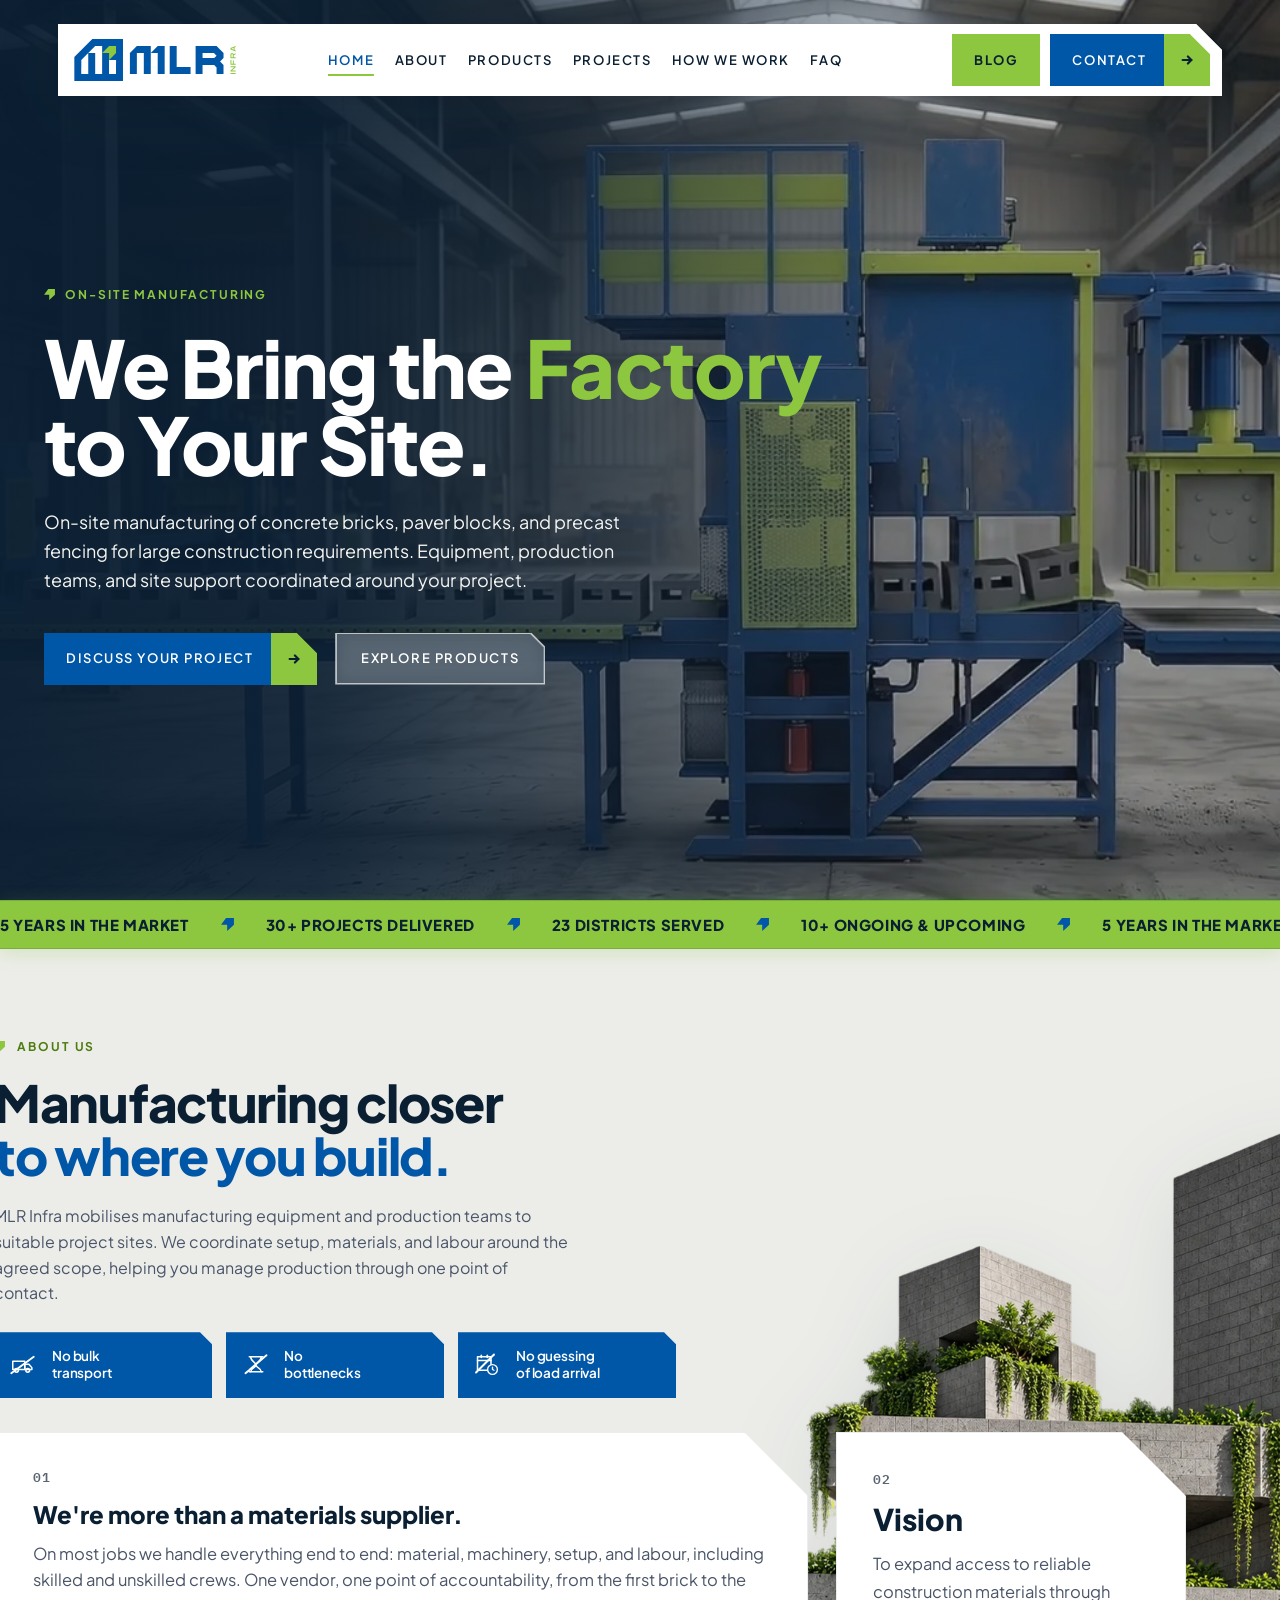
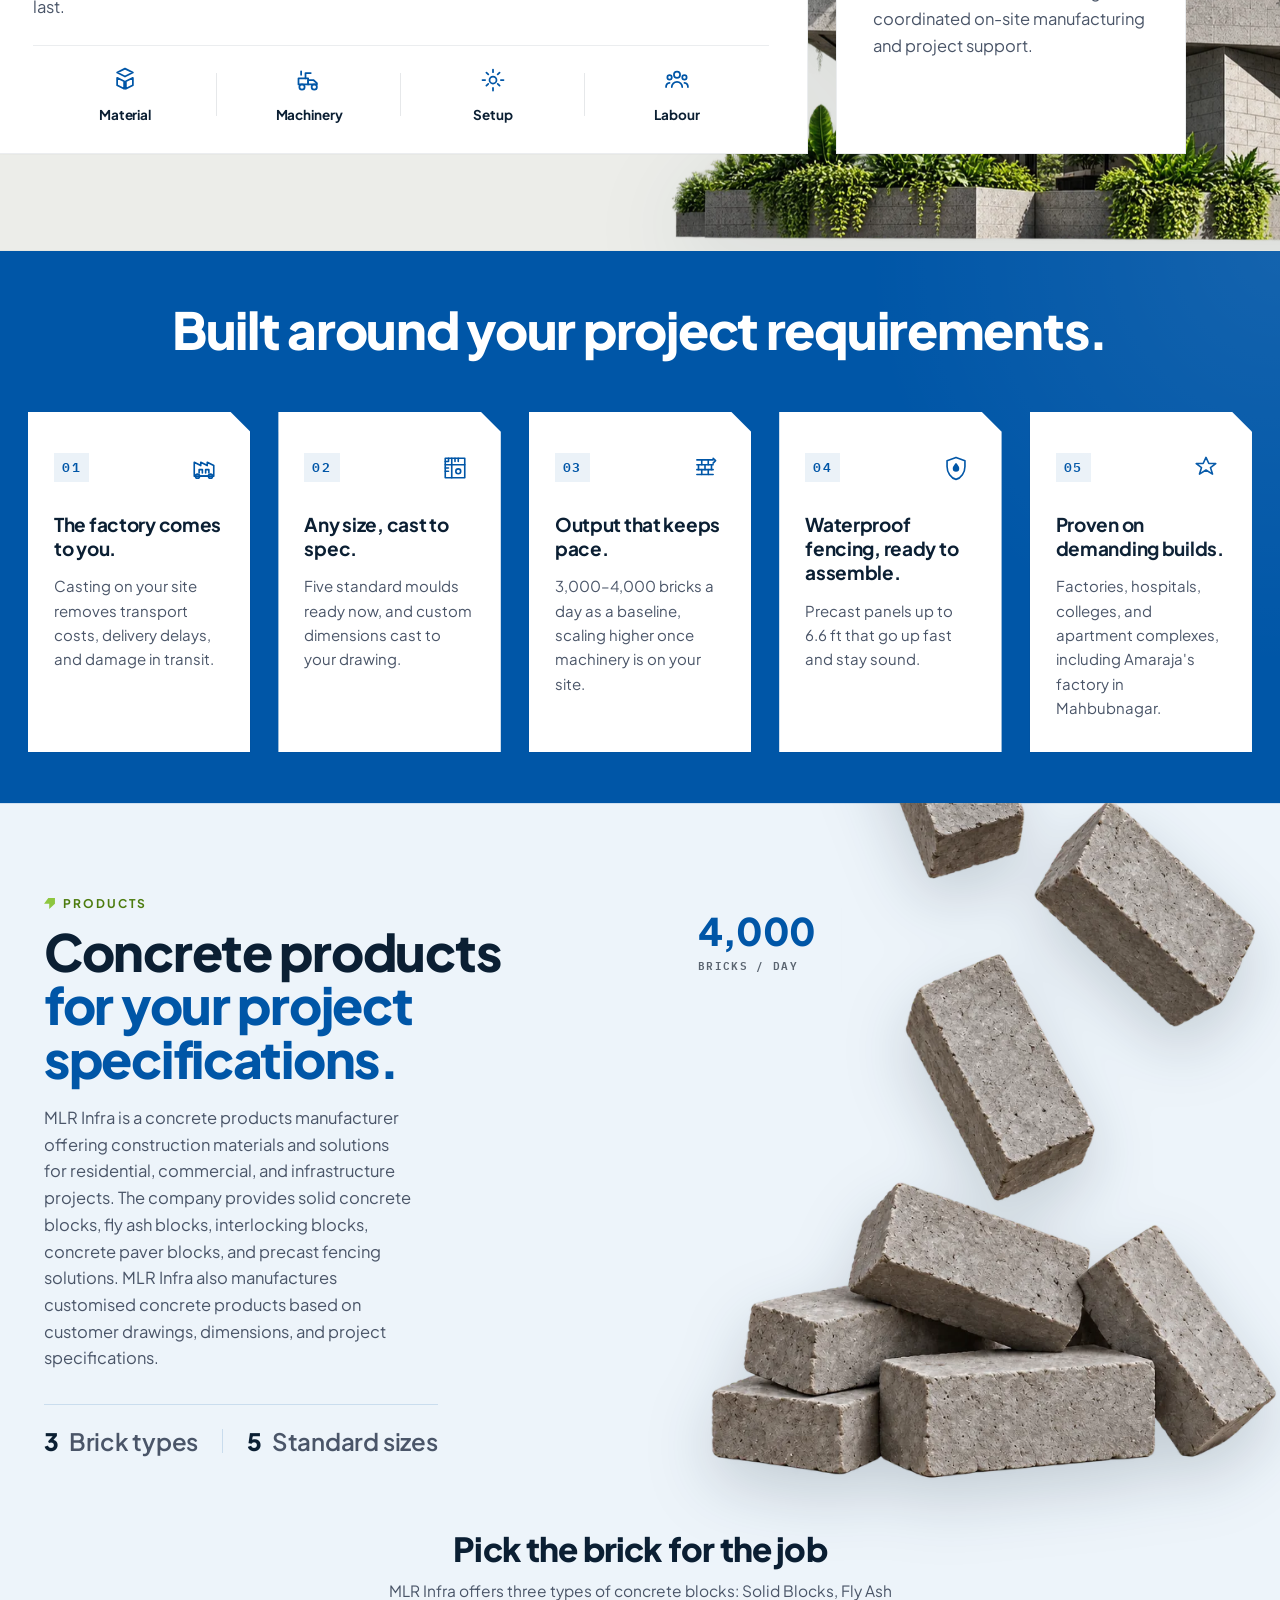
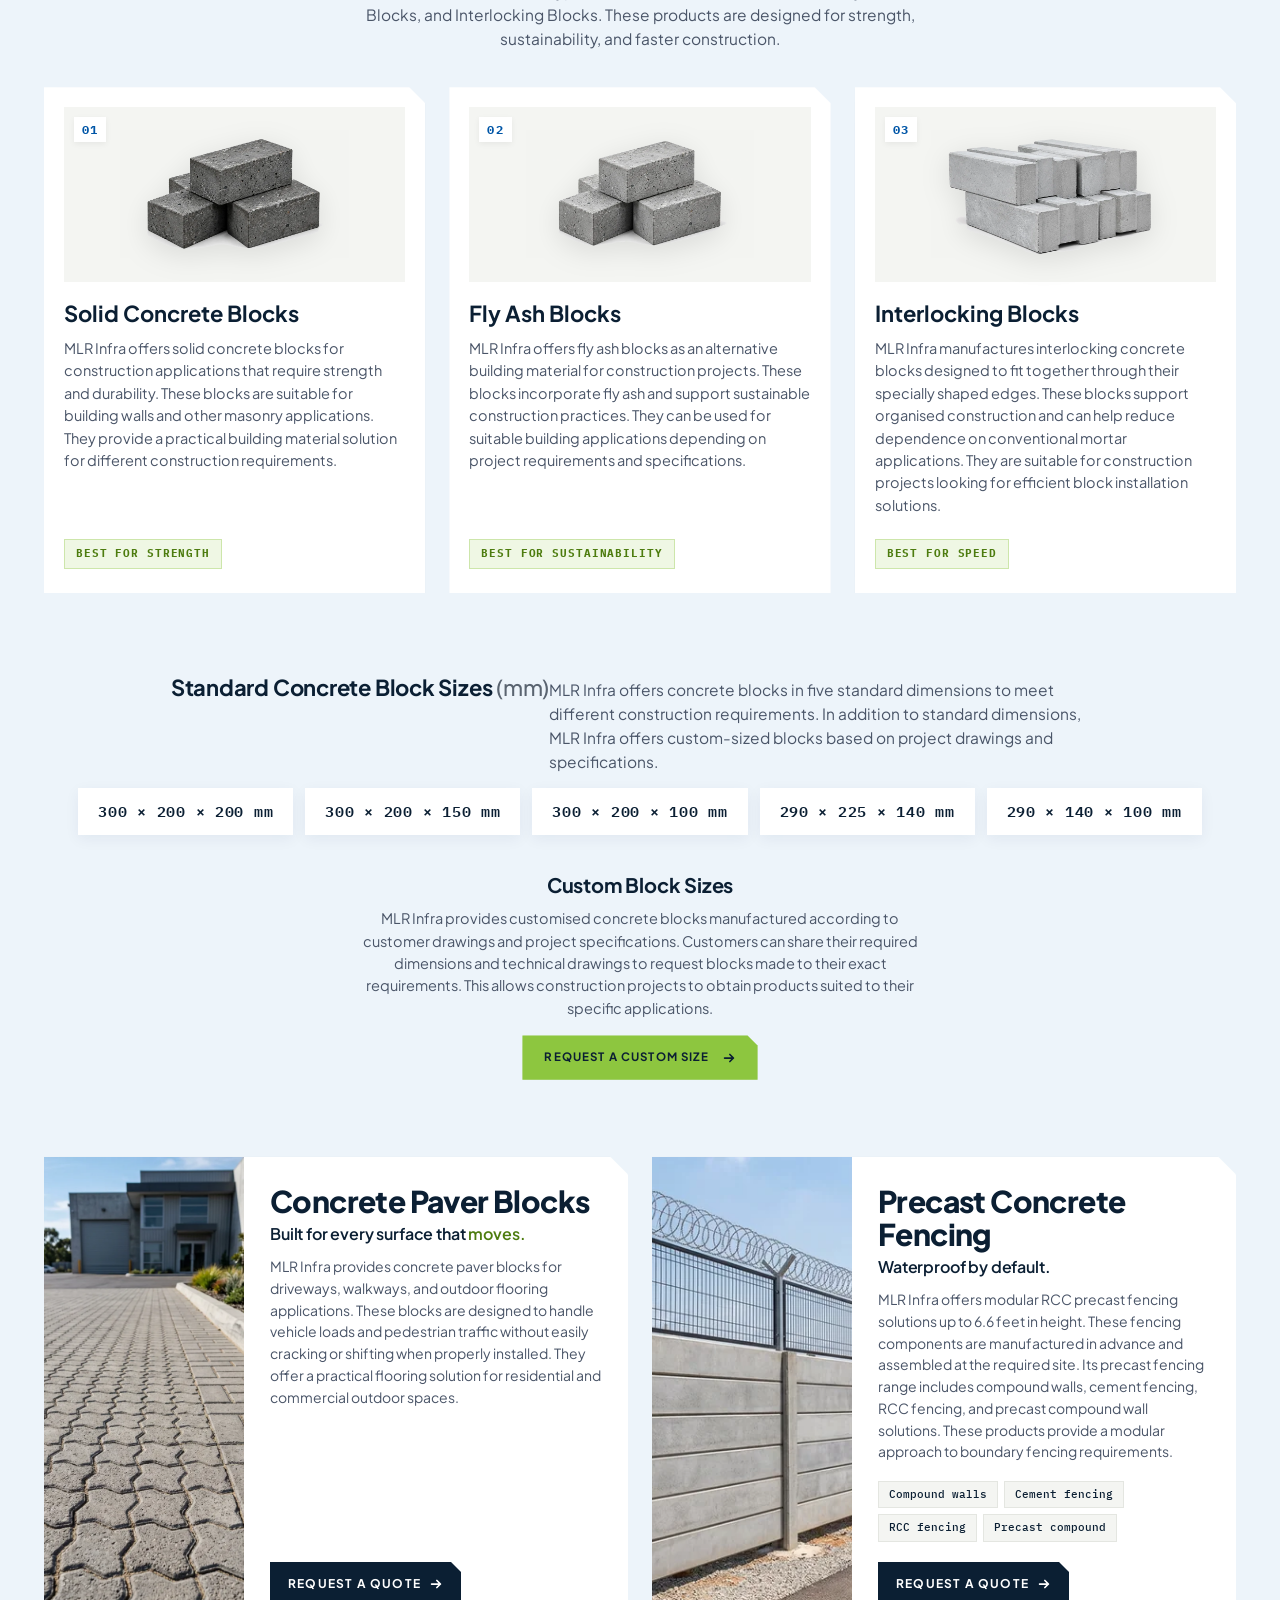
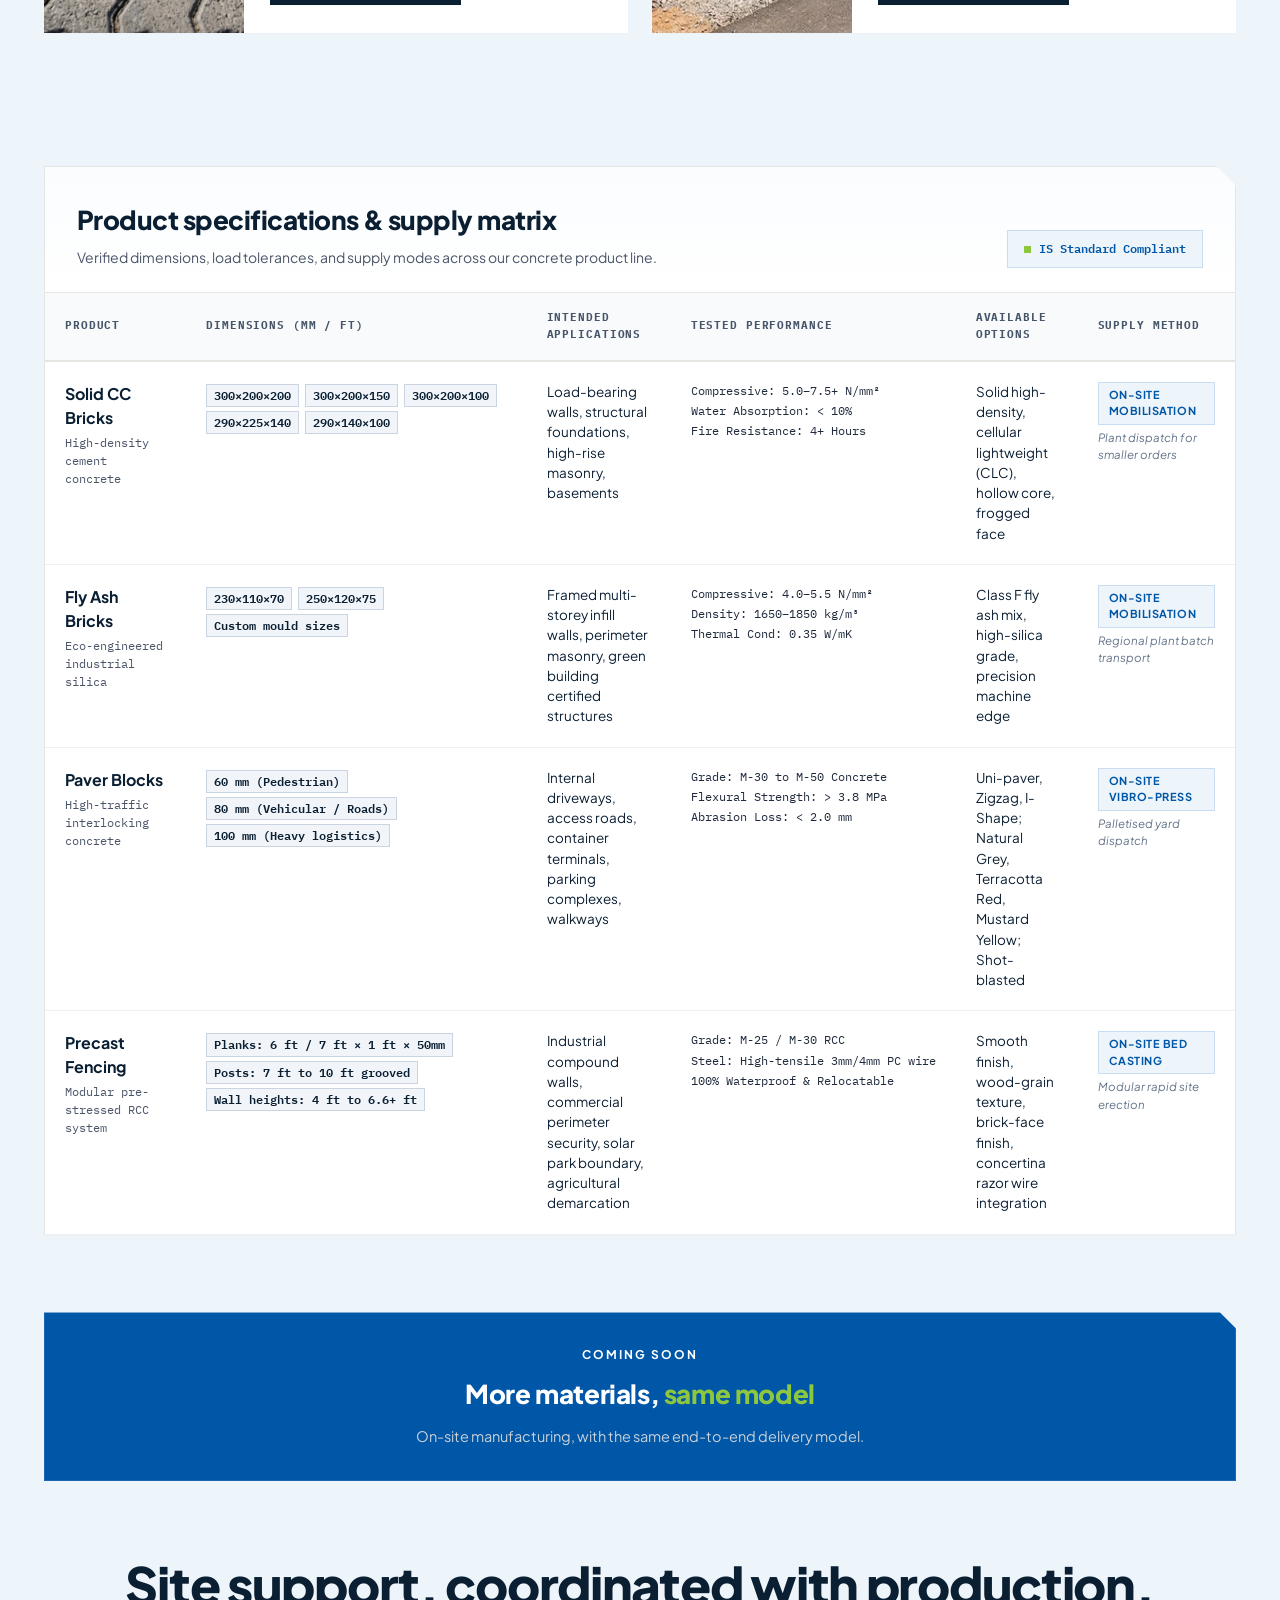
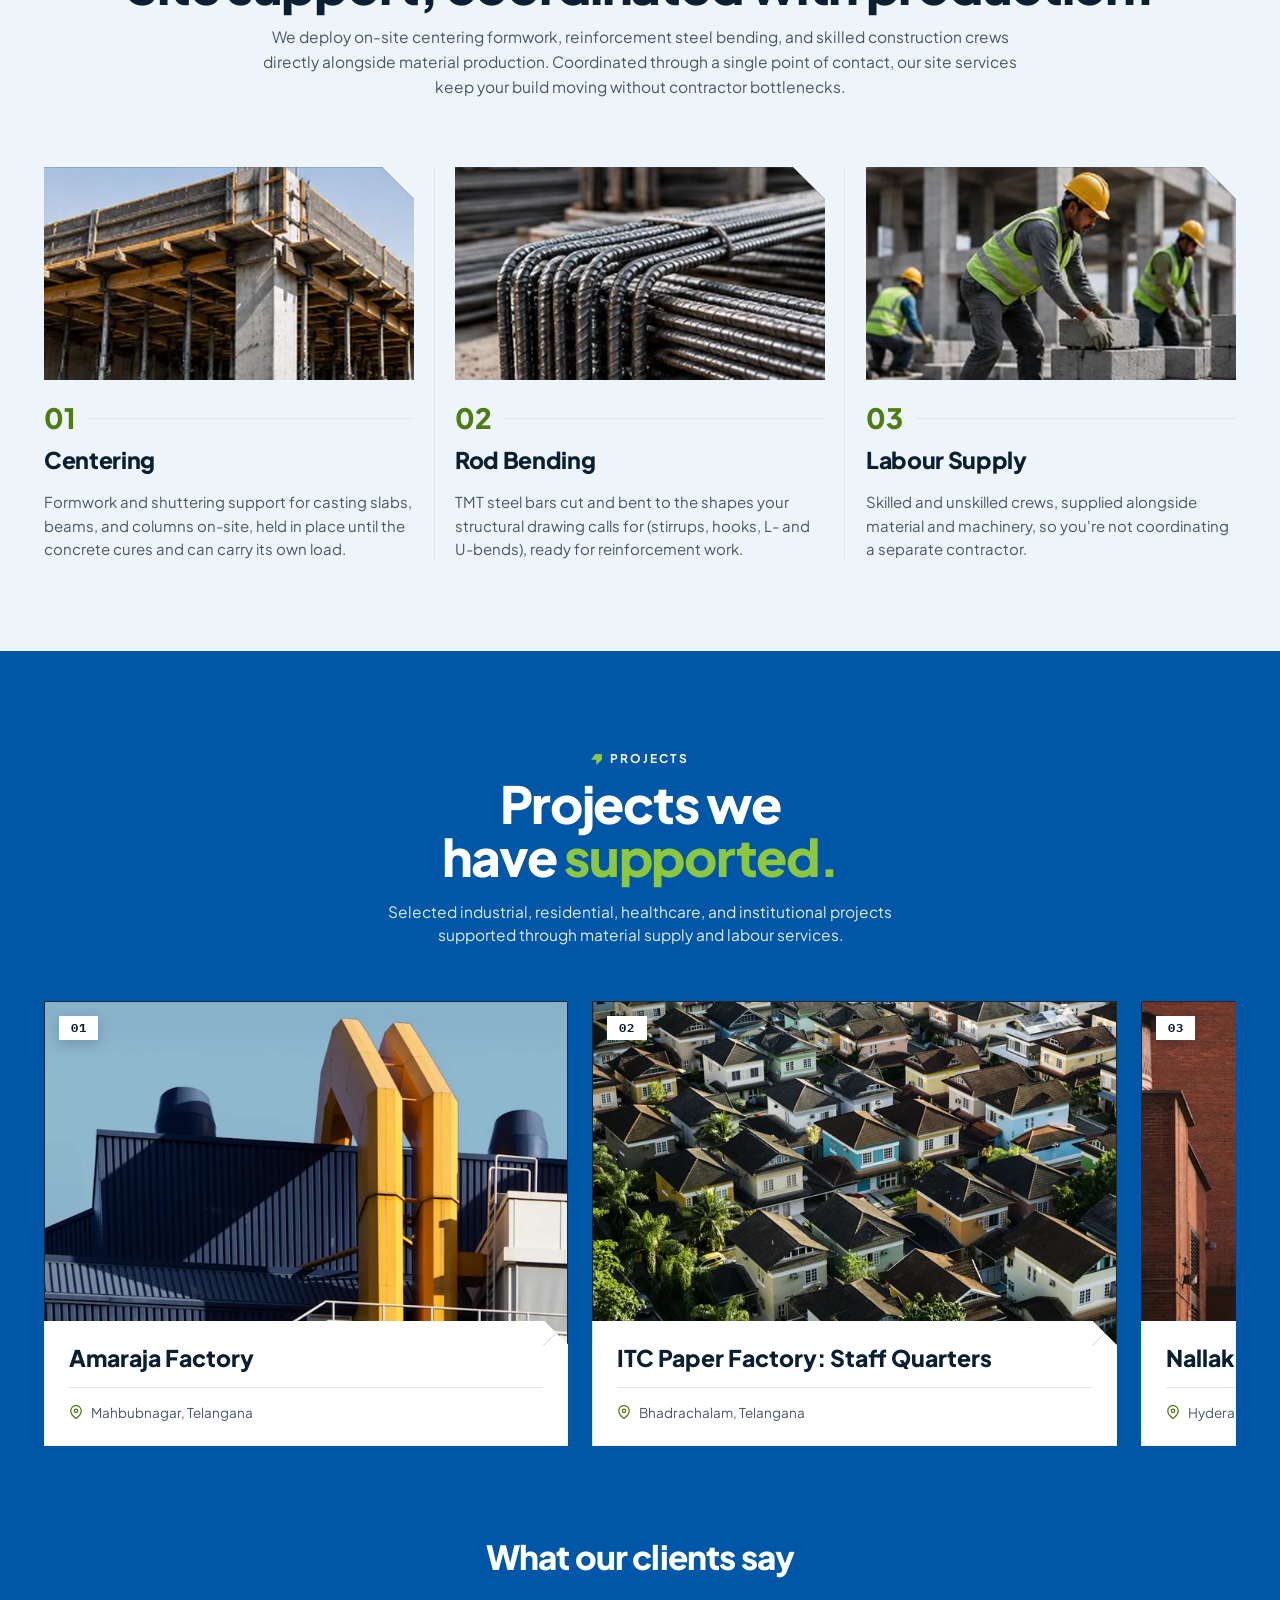
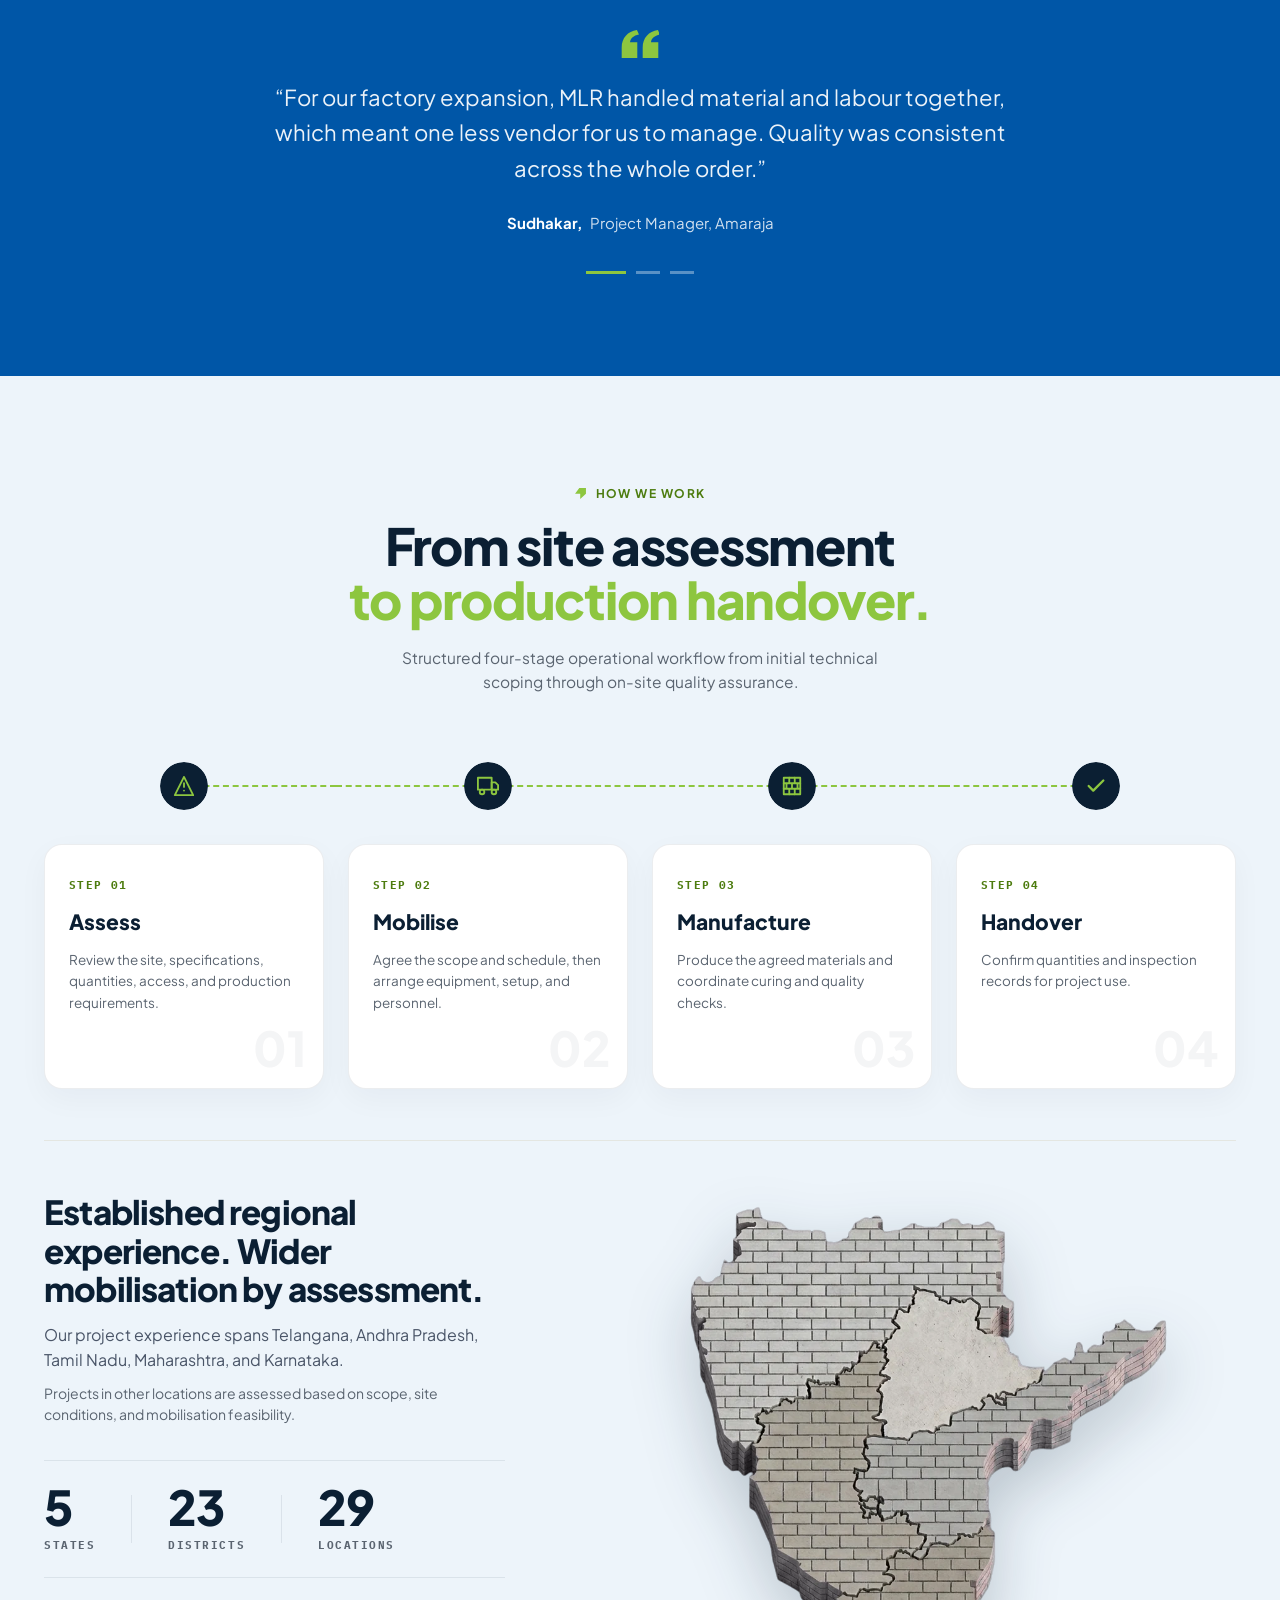
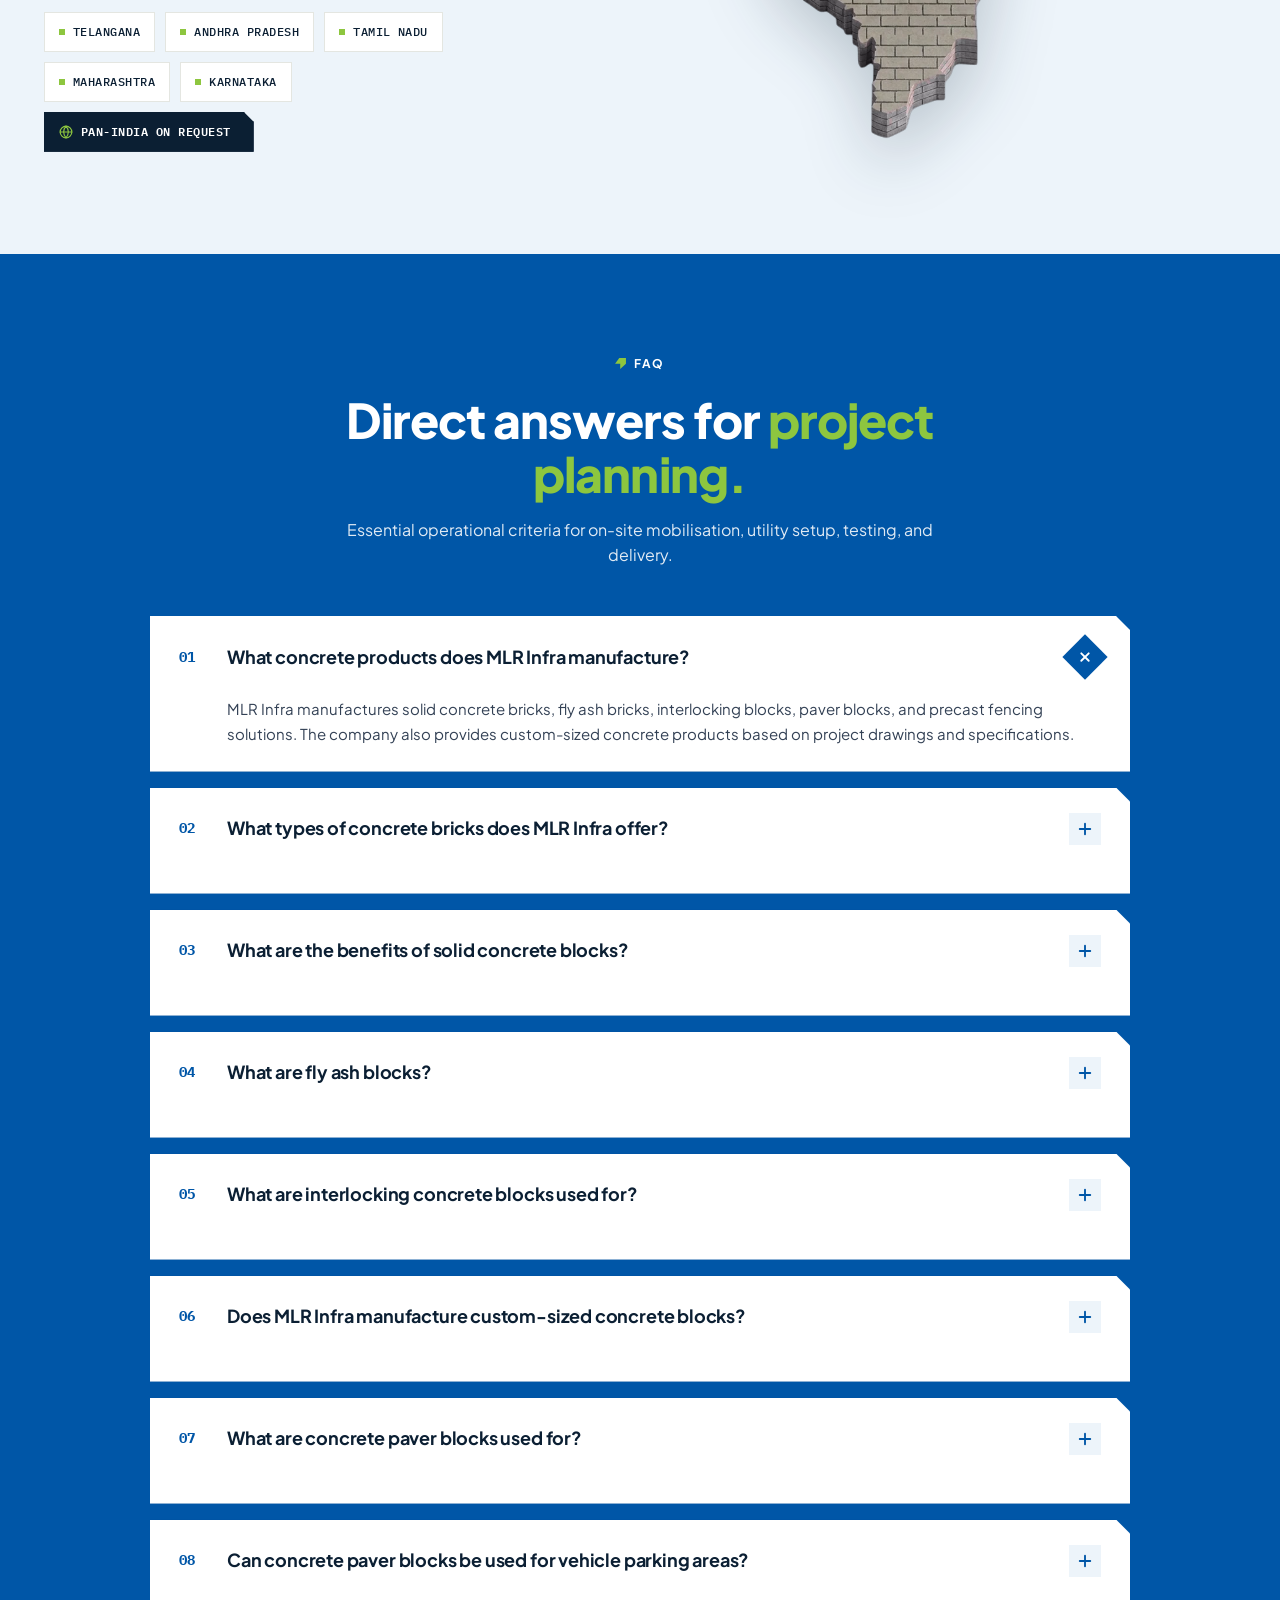
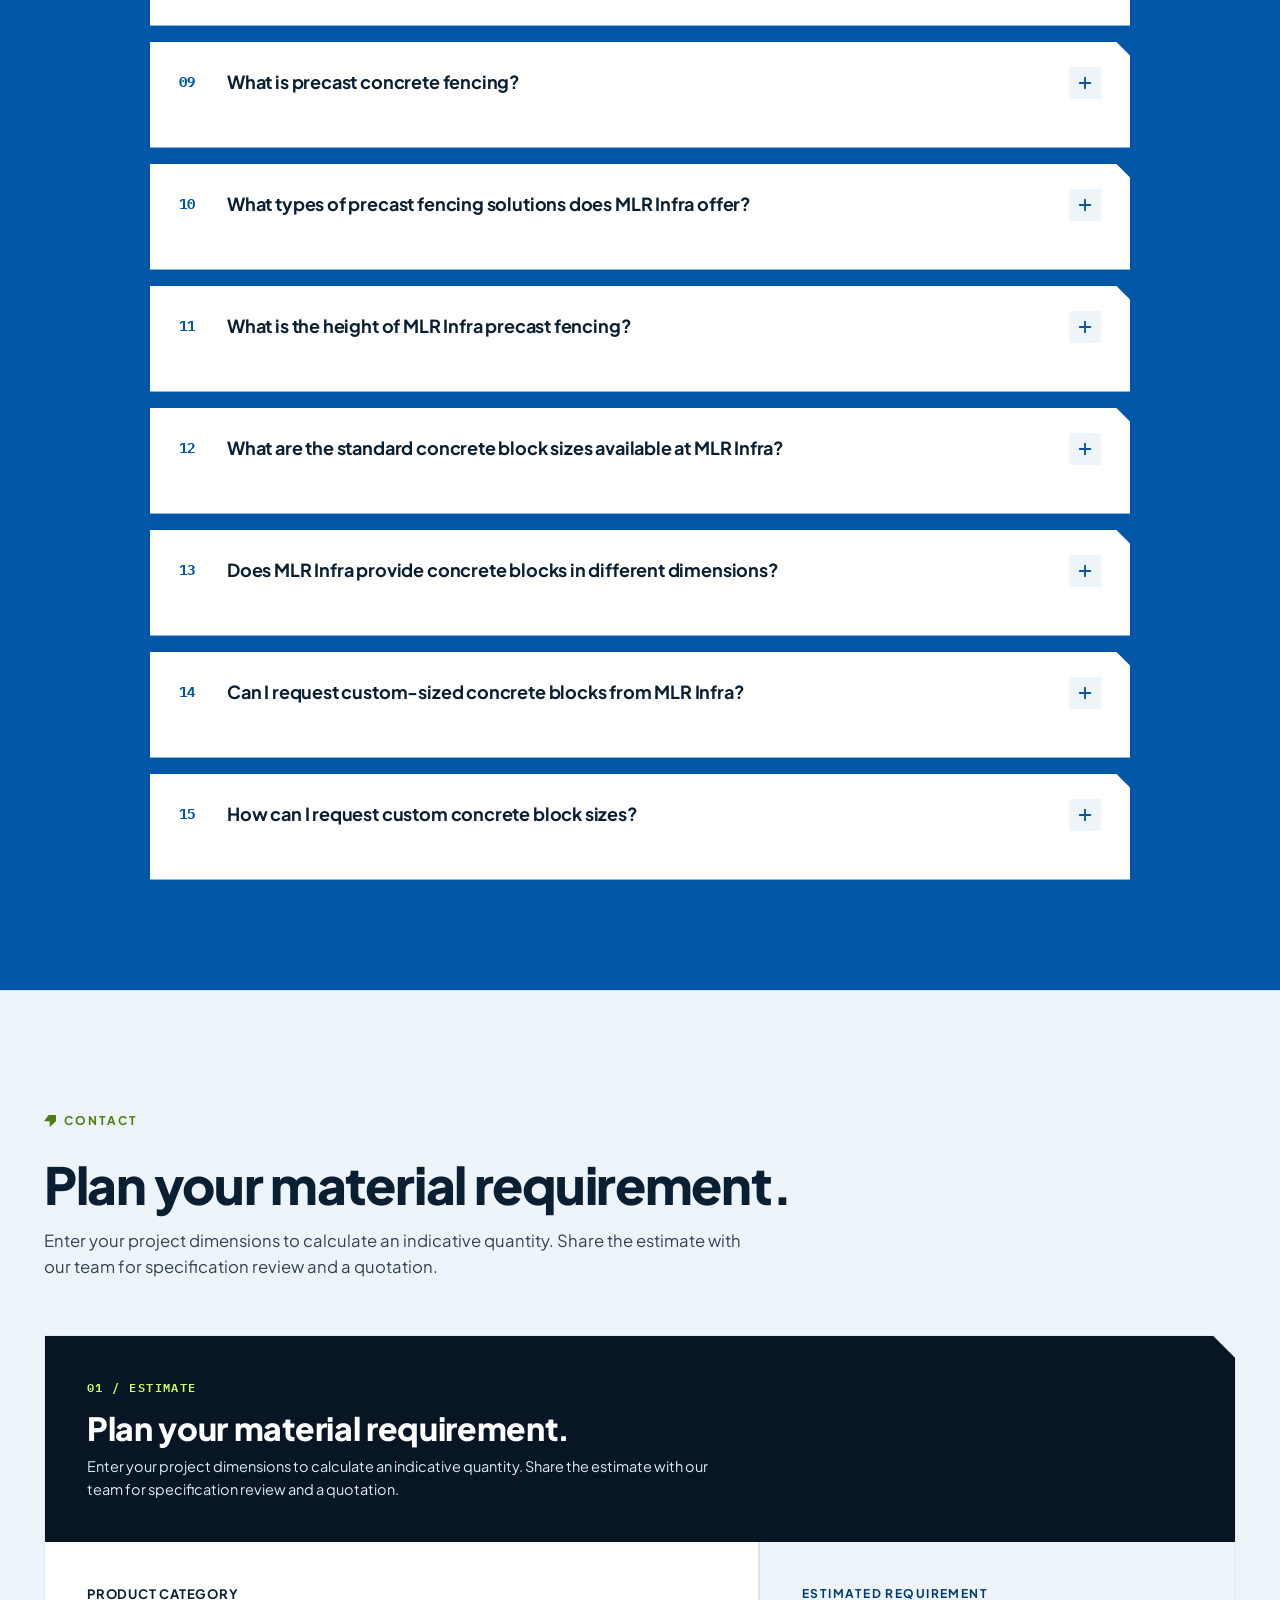
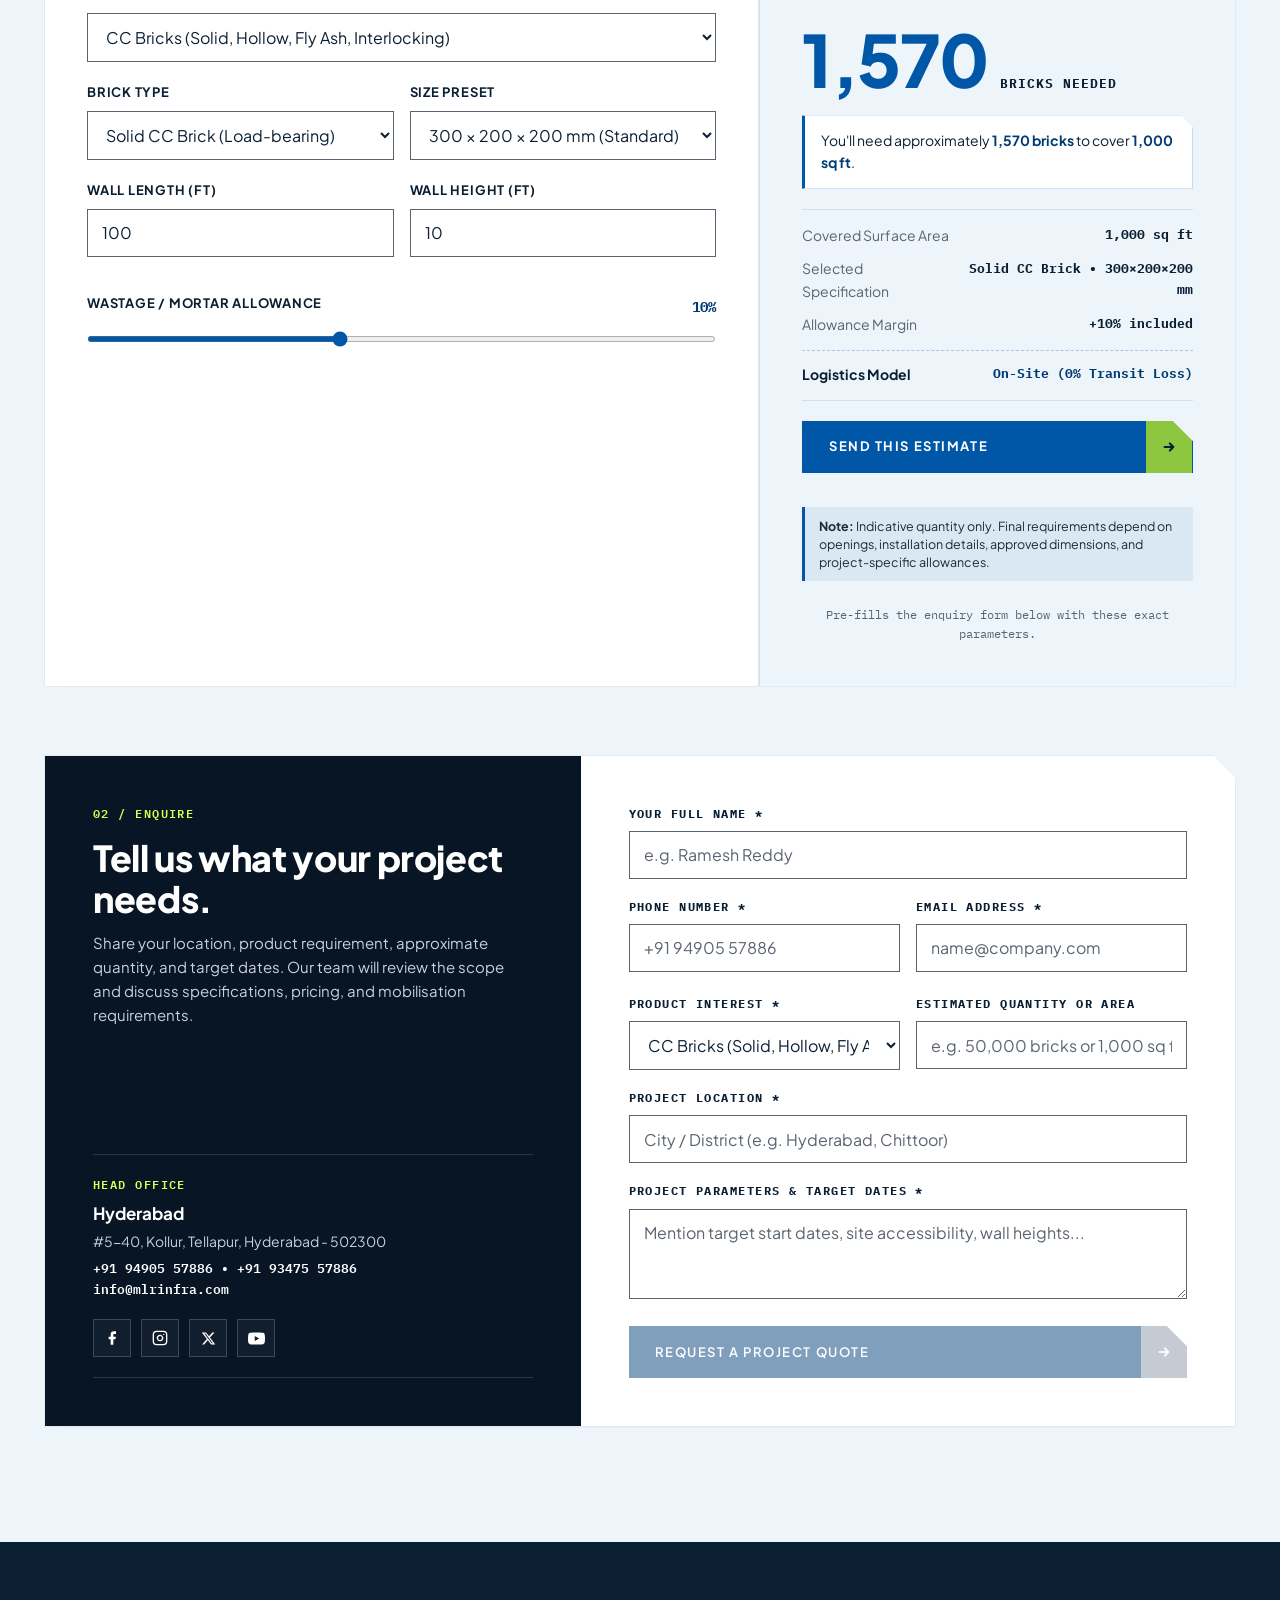
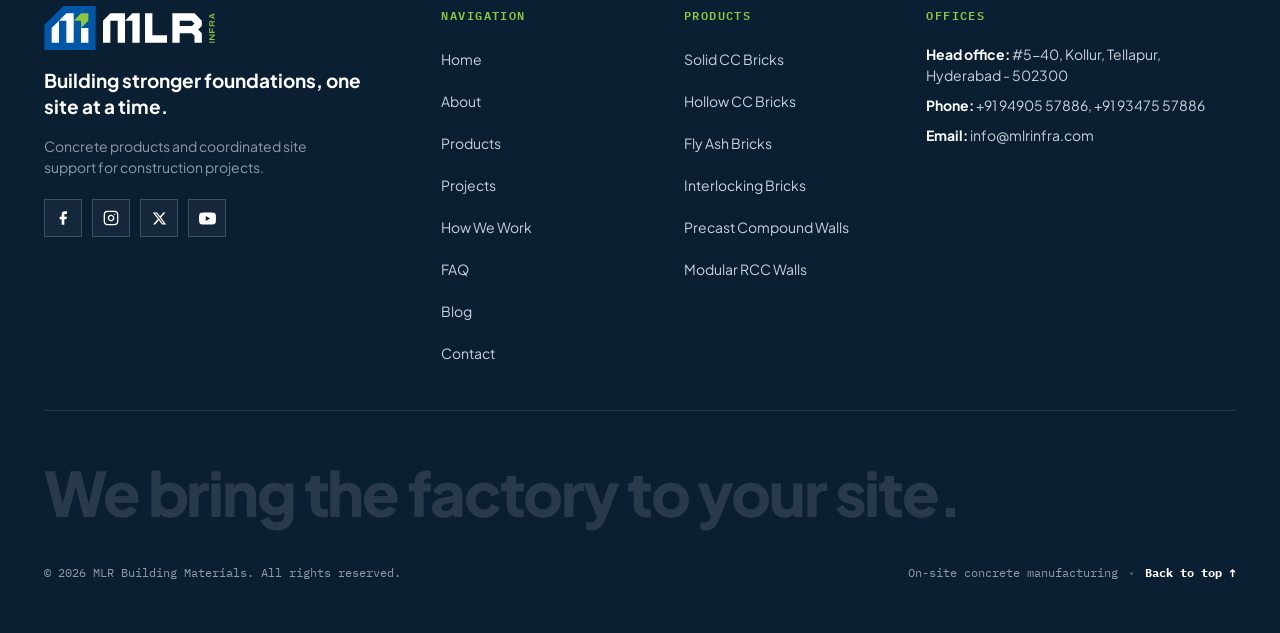
<file: index.html>
<!DOCTYPE html>
<html lang="en" class="is-loading">

<head>
  <meta charset="UTF-8">
  <meta name="viewport" content="width=device-width, initial-scale=1.0">
  <meta name="google-site-verification" content="Per1ykr1Ec8-plLlOXUkdRUyiqHVOrGWuBBB0OksPsI" />
  <title>Concrete Products Manufacturer in Hyderabad | MLR Infra</title>
  <meta name="description"
    content="MLR Infra is a concrete products manufacturer in Hyderabad offering concrete bricks, paver blocks and precast fencing with on-site manufacturing services.">
  <meta name="keywords"
    content="Concrete Products Manufacturer in Hyderabad, On-Site Concrete Manufacturing Services in India, Construction Materials and Services in Hyderabad, Construction Material Supply Projects in Telangana, On-Site Concrete Manufacturing Process, Small Quantity Concrete Products Supply, Contact Concrete Products Manufacturer in Hyderabad">
  <link rel="canonical" href="https://mlrinfra.com/" />
  <meta name="theme-color" content="#0B1F33">
  <meta property="og:type" content="website">
  <meta property="og:url" content="https://mlrinfra.com/">
  <meta property="og:title" content="Concrete Products Manufacturer in Hyderabad | MLR Infra">
  <meta property="og:description" content="MLR Infra is a concrete products manufacturer in Hyderabad offering concrete bricks, paver blocks and precast fencing with on-site manufacturing services.">
  <meta property="og:image" content="assets/frames/frame_000.webp">
  <meta name="twitter:card" content="summary_large_image">
  <meta name="twitter:title" content="Concrete Products Manufacturer in Hyderabad | MLR Infra">
  <meta name="twitter:description" content="MLR Infra is a concrete products manufacturer in Hyderabad offering concrete bricks, paver blocks and precast fencing with on-site manufacturing services.">
  <meta name="twitter:image" content="assets/frames/frame_000.webp">

  <!-- Google Analytics / Tag Manager Code -->
  <script async src="https://www.googletagmanager.com/gtm.js?id=GTM-TPG2HS79"></script>
  <script>
    window.dataLayer = window.dataLayer || [];
    function gtag(){dataLayer.push(arguments);}
    gtag('js', new Date());
  </script>

  <!-- Microsoft Clarity Code -->
  <script type="text/javascript">
    (function(c,l,a,r,i,t,y){
      c[a]=c[a]||function(){(c[a].q=c[a].q||[]).push(arguments)};
      t=l.createElement(r);t.async=1;t.src="https://www.clarity.ms/tag/"+i;
      y=l.getElementsByTagName(r)[0];y.parentNode.insertBefore(t,y);
    })(window, document, "clarity", "script", "z9swehgft9");
  </script>

  <!-- AEO & Product Overview Structured Data (Schema.org JSON-LD) -->
  <script type="application/ld+json">
  {
    "@context": "https://schema.org",
    "@graph": [
      {
        "@type": "Organization",
        "@id": "https://mlrinfra.com/#organization",
        "name": "MLR Infra",
        "url": "https://mlrinfra.com/",
        "telephone": ["+919490557886", "+919347557886"],
        "email": "info@mlrinfra.com",
        "sameAs": [
          "https://www.facebook.com/profile.php?id=61595136520398",
          "https://www.instagram.com/mlrinfraofficial/",
          "https://x.com/MLRINFRA",
          "https://www.youtube.com/@MLRInfra"
        ],
        "address": {
          "@type": "PostalAddress",
          "streetAddress": "#5-40, Kollur, Tellapur",
          "addressLocality": "Hyderabad",
          "addressRegion": "Telangana",
          "postalCode": "502300",
          "addressCountry": "IN"
        },
        "description": "MLR Infra is a concrete products manufacturer offering construction materials and solutions for residential, commercial, and infrastructure projects. The company provides solid concrete blocks, fly ash blocks, interlocking blocks, concrete paver blocks, and precast fencing solutions. MLR Infra also manufactures customised concrete products based on customer drawings, dimensions, and project specifications.",
        "makesOffer": [
          {
            "@type": "Offer",
            "itemOffered": {
              "@type": "Product",
              "name": "Solid Concrete Blocks",
              "description": "MLR Infra offers solid concrete blocks for construction applications that require strength and durability. These blocks are suitable for building walls and other masonry applications. They provide a practical building material solution for different construction requirements."
            }
          },
          {
            "@type": "Offer",
            "itemOffered": {
              "@type": "Product",
              "name": "Fly Ash Blocks",
              "description": "MLR Infra offers fly ash blocks as an alternative building material for construction projects. These blocks incorporate fly ash and support sustainable construction practices. They can be used for suitable building applications depending on project requirements and specifications."
            }
          },
          {
            "@type": "Offer",
            "itemOffered": {
              "@type": "Product",
              "name": "Interlocking Blocks",
              "description": "MLR Infra manufactures interlocking concrete blocks designed to fit together through their specially shaped edges. These blocks support organised construction and can help reduce dependence on conventional mortar applications. They are suitable for construction projects looking for efficient block installation solutions."
            }
          },
          {
            "@type": "Offer",
            "itemOffered": {
              "@type": "Product",
              "name": "Custom Block Sizes",
              "description": "MLR Infra provides customised concrete blocks manufactured according to customer drawings and project specifications. Customers can share their required dimensions and technical drawings to request blocks made to their exact requirements. This allows construction projects to obtain products suited to their specific applications."
            }
          },
          {
            "@type": "Offer",
            "itemOffered": {
              "@type": "Product",
              "name": "Standard Concrete Block Sizes",
              "description": "MLR Infra offers concrete blocks in five standard dimensions to meet different construction requirements: 300 × 200 × 200 mm, 300 × 200 × 150 mm, 300 × 200 × 100 mm, 290 × 225 × 140 mm, and 290 × 140 × 100 mm. In addition to standard dimensions, MLR Infra offers custom-sized blocks based on project drawings and specifications."
            }
          },
          {
            "@type": "Offer",
            "itemOffered": {
              "@type": "Product",
              "name": "Concrete Paver Blocks",
              "description": "MLR Infra provides concrete paver blocks for driveways, walkways, and outdoor flooring applications. These blocks are designed to handle vehicle loads and pedestrian traffic without easily cracking or shifting when properly installed. They offer a practical flooring solution for residential and commercial outdoor spaces."
            }
          },
          {
            "@type": "Offer",
            "itemOffered": {
              "@type": "Product",
              "name": "Precast Concrete Fencing",
              "description": "MLR Infra offers modular RCC precast fencing solutions up to 6.6 feet in height. These fencing components are manufactured in advance and assembled at the required site. Its precast fencing range includes compound walls, cement fencing, RCC fencing, and precast compound wall solutions. These products provide a modular approach to boundary fencing requirements."
            }
          }
        ]
      },
      {
        "@type": "FAQPage",
        "@id": "https://mlrinfra.com/#faq",
        "mainEntity": [
          {
            "@type": "Question",
            "name": "What concrete products does MLR Infra manufacture?",
            "acceptedAnswer": {
              "@type": "Answer",
              "text": "MLR Infra manufactures solid concrete bricks, fly ash bricks, interlocking blocks, paver blocks, and precast fencing solutions. The company also provides custom-sized concrete products based on project drawings and specifications."
            }
          },
          {
            "@type": "Question",
            "name": "What types of concrete bricks does MLR Infra offer?",
            "acceptedAnswer": {
              "@type": "Answer",
              "text": "MLR Infra offers three types of concrete blocks: Solid Blocks, Fly Ash Blocks, and Interlocking Blocks. These products are designed for strength, sustainability, and faster construction."
            }
          },
          {
            "@type": "Question",
            "name": "What are the benefits of solid concrete blocks?",
            "acceptedAnswer": {
              "@type": "Answer",
              "text": "Solid concrete blocks provide high strength and are suitable for load-bearing walls, foundations, and other structural applications."
            }
          },
          {
            "@type": "Question",
            "name": "What are fly ash blocks?",
            "acceptedAnswer": {
              "@type": "Answer",
              "text": "Fly ash blocks are concrete building products made using fly ash, offering a more sustainable construction option while maintaining strength."
            }
          },
          {
            "@type": "Question",
            "name": "What are interlocking concrete blocks used for?",
            "acceptedAnswer": {
              "@type": "Answer",
              "text": "Interlocking concrete blocks fit together without requiring conventional mortar between blocks. They help reduce construction time, labour requirements, and material costs."
            }
          },
          {
            "@type": "Question",
            "name": "Does MLR Infra manufacture custom-sized concrete blocks?",
            "acceptedAnswer": {
              "@type": "Answer",
              "text": "Yes. MLR Infra manufactures concrete blocks in custom dimensions based on customer drawings and project specifications."
            }
          },
          {
            "@type": "Question",
            "name": "What are concrete paver blocks used for?",
            "acceptedAnswer": {
              "@type": "Answer",
              "text": "Concrete paver blocks are used for driveways, walkways, and outdoor flooring. They are designed to handle vehicle loads and pedestrian traffic."
            }
          },
          {
            "@type": "Question",
            "name": "Can concrete paver blocks be used for vehicle parking areas?",
            "acceptedAnswer": {
              "@type": "Answer",
              "text": "Yes. Concrete paver blocks are suitable for driveways and vehicle-use areas, depending on the block specifications and installation requirements."
            }
          },
          {
            "@type": "Question",
            "name": "What is precast concrete fencing?",
            "acceptedAnswer": {
              "@type": "Answer",
              "text": "Precast concrete fencing is a modular RCC fencing solution manufactured in advance and assembled at the required site."
            }
          },
          {
            "@type": "Question",
            "name": "What types of precast fencing solutions does MLR Infra offer?",
            "acceptedAnswer": {
              "@type": "Answer",
              "text": "MLR Infra offers compound walls, cement fencing, RCC fencing, and precast compound wall solutions."
            }
          },
          {
            "@type": "Question",
            "name": "What is the height of MLR Infra precast fencing?",
            "acceptedAnswer": {
              "@type": "Answer",
              "text": "MLR Infra provides modular RCC precast fencing solutions up to 6.6 feet in height."
            }
          },
          {
            "@type": "Question",
            "name": "What are the standard concrete block sizes available at MLR Infra?",
            "acceptedAnswer": {
              "@type": "Answer",
              "text": "MLR Infra offers concrete blocks in five standard sizes to meet different construction requirements: 300 × 200 × 200 mm, 300 × 200 × 150 mm, 300 × 200 × 100 mm, 290 × 225 × 140 mm, and 290 × 140 × 100 mm."
            }
          },
          {
            "@type": "Question",
            "name": "Does MLR Infra provide concrete blocks in different dimensions?",
            "acceptedAnswer": {
              "@type": "Answer",
              "text": "Yes. MLR Infra provides custom-sized concrete blocks based on customer drawings and project specifications."
            }
          },
          {
            "@type": "Question",
            "name": "Can I request custom-sized concrete blocks from MLR Infra?",
            "acceptedAnswer": {
              "@type": "Answer",
              "text": "Yes. MLR Infra manufactures concrete blocks in custom sizes based on your drawings and project requirements."
            }
          },
          {
            "@type": "Question",
            "name": "How can I request custom concrete block sizes?",
            "acceptedAnswer": {
              "@type": "Answer",
              "text": "You can contact MLR Infra through the website's Contact section and share your required dimensions or technical drawings to request a custom-size solution."
            }
          }
        ]
      }
    ]
  }
  </script>
  <link rel="preload" as="image" href="assets/frames/frame_000.webp" fetchpriority="high">
  <link rel="preconnect" href="https://fonts.googleapis.com">
  <link rel="preconnect" href="https://fonts.gstatic.com" crossorigin>
  <link rel="stylesheet"
    href="https://fonts.googleapis.com/css2?family=Plus+Jakarta+Sans:ital,wght@0,400..800;1,400..800&family=IBM+Plex+Mono:wght@400;500;600&display=swap"
    media="print" onload="this.media='all'">
  <noscript>
    <link rel="stylesheet"
      href="https://fonts.googleapis.com/css2?family=Plus+Jakarta+Sans:ital,wght@0,400..800;1,400..800&family=IBM+Plex+Mono:wght@400;500;600&display=swap">
  </noscript>
  <link rel="stylesheet" href="styles.css?v=18">
  <link rel="icon" type="image/svg+xml" href="assets/mlr-favicon.svg">
  <link rel="icon" type="image/png" href="assets/mlr-favicon.png">
  <link rel="shortcut icon" href="assets/mlr-favicon.png">
  <link rel="apple-touch-icon" href="assets/mlr-favicon.png">
</head>

<body>

  <!-- ============ MLR PRELOADER ============ -->
  <div id="mlr-preloader" role="status" aria-label="Loading">
    <svg class="mlr-logo" viewBox="182 185 596 170" xmlns="http://www.w3.org/2000/svg" aria-hidden="true">
      <defs>
        <clipPath id="mlrWordClip"><rect x="385" y="216" width="345" height="106"/></clipPath>
        <clipPath id="mlrTrackClip"><rect x="390.56" y="340.5" width="376.47" height="3.91"/></clipPath>
      </defs>

      <!-- emblem -->
      <polygon class="mlr-frame" fill="#0056A7" points="256.73,195.59 192.73,259.58 192.73,344.41 365.88,344.41 365.88,195.59"/>
      <polygon class="mlr-bar b1" fill="#fff" points="217.49,270 217.45,319.69 242.19,319.69 242.25,245.15"/>
      <polygon class="mlr-bar b2" fill="#fff" points="267.01,220.31 242.25,245.15 266.99,245.15 266.93,319.69 291.66,319.69 291.75,220.31"/>
      <polygon class="mlr-bar b3" fill="#fff" points="316.45,270 316.4,319.69 341.14,319.69 341.18,270"/>
      <polygon class="mlr-arrow" fill="#8DC63F" points="316.49,220.31 291.73,245.15 316.47,245.15 316.45,270 341.2,245.15 341.23,220.31"/>

      <!-- wordmark -->
      <g clip-path="url(#mlrWordClip)" fill="#0056A7">
        <polygon class="mlr-ltr m1" points="440.13,220.31 415.34,220.31 390.58,245.15 390.57,319.69 415.31,319.69 415.38,245.15 440.11,245.15 440.05,319.69 464.79,319.69 464.87,220.31"/>
        <polygon class="mlr-ltr m2" points="514.35,220.31 489.61,220.31 464.85,245.15 489.59,245.15 489.53,319.69 514.26,319.69"/>
        <polygon class="mlr-ltr l" points="557.05,294.85 557.07,220.31 532.33,220.31 532.25,319.69 606.47,319.69 606.53,294.85"/>
        <path class="mlr-ltr r" d="M711.44,275.27l12.37-12.37l0-17.8l-24.87-24.78l-74.49-0.02h-0.02v67.37v32.01h24.74l0.01-32.01l41.3,0.01
          l8.58,8.6l-0.01,23.4h24.74l0.01-31.99h0.01v-0.02L711.44,275.27z M699.07,254.53l-8.41,8.43l-41.48-0.01l0-17.89l40.46,0.01
          l9.43,9.44V254.53z"/>
      </g>

      <!-- INFRA (bottom to top: I N F R A) -->
      <g fill="#8DC63F">
        <path class="mlr-inf" d="M767.03,319.69h-18.49v-3.52h18.49V319.69z"/>
        <path class="mlr-inf" d="M767.03,310.45h-18.49v-3.56l13.29-11.13h-13.29v-3.52h18.49v3.56l-13.32,11.13h13.32V310.45z"/>
        <path class="mlr-inf" d="M767.03,286.5h-18.49v-16.81h3.36v13.29h5.12v-11.57h3.36v11.57h6.65V286.5z"/>
        <path class="mlr-inf" d="M767.03,263.97h-18.49v-13.18c0-1.63,0.48-2.89,1.45-3.79c0.97-0.9,2.43-1.35,4.4-1.35
          c1.67,0,2.98,0.33,3.93,0.99c0.95,0.66,1.54,1.6,1.78,2.82l6.93-3.63v4l-6.8,3.37v7.26h6.8V263.97z M751.9,251.2v9.24h4.94
          l0.03-9.24c0-0.65-0.19-1.14-0.57-1.48c-0.38-0.34-1.02-0.52-1.91-0.52c-0.91,0-1.56,0.17-1.93,0.52
          C752.08,250.06,751.9,250.56,751.9,251.2z"/>
        <path class="mlr-inf" d="M767.03,239.91l-18.49-7.08v-5.43l18.49-7.08v3.83l-3.9,1.5v8.95l3.9,1.5V239.91z M759.76,233.31v-6.4
          l-7.99,3.06v0.29L759.76,233.31z"/>
      </g>

      <!-- loading track -->
      <g clip-path="url(#mlrTrackClip)">
        <rect class="mlr-track" x="390.56" y="340.5" width="376.47" height="3.91" fill="#E3ECF6"/>
        <rect class="mlr-sweep" x="390.56" y="340.5" width="90" height="3.91" fill="#8DC63F"/>
      </g>
    </svg>
  </div>

  <!-- Shared SVG Symbol Definition (Eliminates 24+ inline SVG duplicates) -->
  <svg aria-hidden="true" style="position:absolute;width:0;height:0;overflow:hidden">
    <symbol id="mlr-chevron" viewBox="0 0 116 117">
      <polygon points="45,0 116,0 116,60 55,117 55,60 0,60"/>
    </symbol>
  </svg>

  <script>
    /* Hides the preloader once the intro animation (2600ms) has completed. */
    (function () {
      var el = document.getElementById('mlr-preloader');
      var start = performance.now();
      var MIN_SHOW = 2600; // Full SVG logo + INFRA + track sweep animation duration
      var finished = false;
      function done() {
        if (finished) return;
        finished = true;
        var delay = Math.max(0, MIN_SHOW - (performance.now() - start));
        setTimeout(function () {
          if (el) el.classList.add('is-done');
          document.documentElement.classList.remove('is-loading');
          if (window.lenis) window.lenis.start();
        }, delay);
      }
      if (document.readyState === 'complete') done();
      else window.addEventListener('load', done);
      setTimeout(done, 3200); // Safety fallback so 2G connections still exit right after animation completes
      window.MLRPreloader = { done: done };
    })();
  </script>

  <!-- Accessible Skip Link -->
  <a href="#home" class="skip-link">Skip to main content</a>

  <!-- =========================================================================
       NAVIGATION (Floating White Navbar with Chamfered Top-Right Corner & Equal Edge Spacing)
       Official White-Background Logo First on Left, Navigation Links, [Get Quote] Button.
       ========================================================================= -->
  <header class="site-header" id="siteHeader">
    <div class="nav-container">
      <!-- White-Background Logo First on Left -->
      <a href="#home" class="nav-brand" aria-label="MLR Infra Building Materials Home">
        <img src="assets/mlr-logo.svg?v=4" alt="Concrete Products Manufacturer in Hyderabad – MLR Infra" class="nav-logo-img">
      </a>

      <!-- Desktop Navigation Menu -->
      <nav class="nav-desktop" aria-label="Main Navigation">
        <ul class="nav-menu" id="desktopNav">
          <li><a href="#home" class="nav-link active">Home</a></li>
          <li><a href="#about" class="nav-link">About</a></li>
          <li><a href="#products" class="nav-link">Products</a></li>
          <li><a href="#projects" class="nav-link">Projects</a></li>
          <li><a href="#how-we-work" class="nav-link">How We Work</a></li>
          <li><a href="#faq" class="nav-link">FAQ</a></li>
        </ul>
      </nav>

      <!-- Center Section Indicator (Shown in Collapsed Pill on Scroll, like mlr-infra-v4) -->
      <div class="nav-center-indicator" id="navCenterIndicator" aria-label="Current Section">
        <div class="nav-indicator-roller" id="navIndicatorRoller">
          <span class="nav-indicator-text current" id="navIndicatorText">Home</span>
        </div>
      </div>

      <!-- Right Nav Actions: Blog button (green box) on the left of Contact CTA button -->
      <div class="nav-right">
        <a href="blog.html" class="btn-nav-blog" id="navBlogBtn" aria-label="Read MLR Infra Blog">
          Blog
        </a>
        <a href="#contact" class="btn btn-primary" id="navGetQuoteBtn" aria-label="Contact MLR">
          <span class="btn-label">Contact</span>
          <span class="btn-arrow-block" aria-hidden="true">
            <svg viewBox="0 0 16 16" width="14" height="14" fill="none" stroke="currentColor" stroke-width="2.5"
              stroke-linecap="round" stroke-linejoin="round">
              <line x1="3" y1="8" x2="13" y2="8"></line>
              <polyline points="9 4 13 8 9 12"></polyline>
            </svg>
          </span>
        </a>

        <!-- Mobile Drawer Toggle Button -->
        <button class="nav-toggle-btn" id="mobileNavToggle" aria-label="Toggle navigation menu" aria-expanded="false"
          aria-controls="mobileNavDrawer">
          <span></span>
          <span></span>
          <span></span>
        </button>
      </div>
    </div>
  </header>

  <!-- Mobile Drawer Menu (Floating With Equal Edge Spacing) -->
  <nav class="mobile-nav-drawer" id="mobileNavDrawer" aria-label="Mobile Drawer Navigation">
    <a href="#home" class="mobile-nav-link active">Home</a>
    <a href="#about" class="mobile-nav-link">About</a>
    <a href="#products" class="mobile-nav-link">Products</a>
    <a href="#projects" class="mobile-nav-link">Projects</a>
    <a href="#how-we-work" class="mobile-nav-link">How We Work</a>
    <a href="#faq" class="mobile-nav-link">FAQ</a>
    <a href="blog.html" class="mobile-nav-link">Blog</a>
  </nav>

  <main>
    <!-- =========================================================================
         SECTION 1 · HERO (#home)
         Full-width, full-viewport height.
         Left-aligned Archivo 800 H1 with line break after "Bricks."
         Minimal italic green styling for "Bricks" & "Factory".
         Background MP4 video that starts playing on user scroll.
         Chamfered top-right corner + 4px corner radius on buttons.
         Single focused CTA: [Get a Quote].
         ========================================================================= -->
    <section class="hero-section" id="home" data-skeleton="Hero Plant Visual" aria-label="Hero Introduction"
      data-meta-title="Concrete Products Manufacturer in Hyderabad | MLR Infra"
      data-meta-description="MLR Infra is a concrete products manufacturer in Hyderabad offering concrete bricks, paver blocks and precast fencing with on-site manufacturing services."
      data-focus-keyword="Concrete Products Manufacturer in Hyderabad"
      data-url-slug="">
      <!-- Full-Width Scroll-Driven WebP Canvas Animation (Zero random photos) -->
      <canvas id="heroCanvas" class="hero-bg-canvas" width="1280" height="720" role="img" aria-label="Concrete Products Manufacturer in Hyderabad – MLR Infra"></canvas>
      <div class="hero-overlay" aria-hidden="true"></div>

      <!-- Hero Content Container -->
      <div class="hero-container">
        <div class="hero-content fade-rise">
          <!-- Eyebrow with signature MLR chevron symbol -->
          <div class="eyebrow">
            <svg class="mlr-symbol eyebrow-symbol" viewBox="0 0 116 117" fill="none" aria-hidden="true">
              <polygon points="45,0 116,0 116,60 55,117 55,60 0,60" fill="var(--green)" />
            </svg>
            <span>On-Site Manufacturing</span>
          </div>

          <h1 class="hero-title">
            <span class="sr-only">Concrete Bricks, Paver Blocks &amp; Precast Fencing Solutions in Hyderabad — </span>We Bring the <span class="hero-accent">Factory</span><br>
            to Your Site.
          </h1>

          <p class="hero-subtext">
            On-site manufacturing of concrete bricks, paver blocks, and precast fencing for large construction requirements. Equipment, production teams, and site support coordinated around your project.
          </p>

          <div class="hero-buttons">
            <a href="#contact" class="btn btn-primary">
              <span class="btn-label">Discuss Your Project</span>
              <span class="btn-arrow-block" aria-hidden="true">
                <svg viewBox="0 0 16 16" width="14" height="14" fill="none" stroke="currentColor" stroke-width="2.5"
                  stroke-linecap="round" stroke-linejoin="round">
                  <line x1="3" y1="8" x2="13" y2="8"></line>
                  <polyline points="9 4 13 8 9 12"></polyline>
                </svg>
              </span>
            </a>
            <a href="#products" class="btn btn-secondary">
              <span class="btn-label">Explore Products</span>
            </a>
          </div>
        </div>
      </div>
    </section>

    <!-- =========================================================================
         SECTION 2 · TRUST STRIP TICKER
         Moving right to left continuously.
         Secondary brand color green (#8DC63F) with high-contrast ink text (#0B1F33).
         Dedicated exclusively to verified operational track record stats (no capacity, no client logos mixed in).
         ========================================================================= -->
    <section class="trust-ticker" aria-label="Operational Track Record">
      <div class="ticker-wrap">
        <div class="ticker-track">
          <div class="ticker-group">
            <div class="ticker-item"><span class="ticker-text">5 Years in the market</span></div>
            <span class="ticker-sep" aria-hidden="true"><svg class="mlr-symbol ticker-symbol" viewBox="0 0 116 117"><use href="#mlr-chevron" fill="var(--blue)"/></svg></span>
            <div class="ticker-item"><span class="ticker-text">30+ projects delivered</span></div>
            <span class="ticker-sep" aria-hidden="true"><svg class="mlr-symbol ticker-symbol" viewBox="0 0 116 117"><use href="#mlr-chevron" fill="var(--blue)"/></svg></span>
            <div class="ticker-item"><span class="ticker-text">23 districts served</span></div>
            <span class="ticker-sep" aria-hidden="true"><svg class="mlr-symbol ticker-symbol" viewBox="0 0 116 117"><use href="#mlr-chevron" fill="var(--blue)"/></svg></span>
            <div class="ticker-item"><span class="ticker-text">10+ ongoing &amp; upcoming</span></div>
            <span class="ticker-sep" aria-hidden="true"><svg class="mlr-symbol ticker-symbol" viewBox="0 0 116 117"><use href="#mlr-chevron" fill="var(--blue)"/></svg></span>

            <div class="ticker-item"><span class="ticker-text">5 Years in the market</span></div>
            <span class="ticker-sep" aria-hidden="true"><svg class="mlr-symbol ticker-symbol" viewBox="0 0 116 117"><use href="#mlr-chevron" fill="var(--blue)"/></svg></span>
            <div class="ticker-item"><span class="ticker-text">30+ projects delivered</span></div>
            <span class="ticker-sep" aria-hidden="true"><svg class="mlr-symbol ticker-symbol" viewBox="0 0 116 117"><use href="#mlr-chevron" fill="var(--blue)"/></svg></span>
            <div class="ticker-item"><span class="ticker-text">23 districts served</span></div>
            <span class="ticker-sep" aria-hidden="true"><svg class="mlr-symbol ticker-symbol" viewBox="0 0 116 117"><use href="#mlr-chevron" fill="var(--blue)"/></svg></span>
            <div class="ticker-item"><span class="ticker-text">10+ ongoing &amp; upcoming</span></div>
            <span class="ticker-sep" aria-hidden="true"><svg class="mlr-symbol ticker-symbol" viewBox="0 0 116 117"><use href="#mlr-chevron" fill="var(--blue)"/></svg></span>

            <div class="ticker-item"><span class="ticker-text">5 Years in the market</span></div>
            <span class="ticker-sep" aria-hidden="true"><svg class="mlr-symbol ticker-symbol" viewBox="0 0 116 117"><use href="#mlr-chevron" fill="var(--blue)"/></svg></span>
            <div class="ticker-item"><span class="ticker-text">30+ projects delivered</span></div>
            <span class="ticker-sep" aria-hidden="true"><svg class="mlr-symbol ticker-symbol" viewBox="0 0 116 117"><use href="#mlr-chevron" fill="var(--blue)"/></svg></span>
            <div class="ticker-item"><span class="ticker-text">23 districts served</span></div>
            <span class="ticker-sep" aria-hidden="true"><svg class="mlr-symbol ticker-symbol" viewBox="0 0 116 117"><use href="#mlr-chevron" fill="var(--blue)"/></svg></span>
            <div class="ticker-item"><span class="ticker-text">10+ ongoing &amp; upcoming</span></div>
            <span class="ticker-sep" aria-hidden="true"><svg class="mlr-symbol ticker-symbol" viewBox="0 0 116 117"><use href="#mlr-chevron" fill="var(--blue)"/></svg></span>
          </div>

          <!-- Set 2 (Identical Clone for seamless infinite loop) -->
          <div class="ticker-group" aria-hidden="true">
            <div class="ticker-item"><span class="ticker-text">5 Years in the market</span></div>
            <span class="ticker-sep"><svg class="mlr-symbol ticker-symbol" viewBox="0 0 116 117"><use href="#mlr-chevron" fill="var(--blue)"/></svg></span>
            <div class="ticker-item"><span class="ticker-text">30+ projects delivered</span></div>
            <span class="ticker-sep"><svg class="mlr-symbol ticker-symbol" viewBox="0 0 116 117"><use href="#mlr-chevron" fill="var(--blue)"/></svg></span>
            <div class="ticker-item"><span class="ticker-text">23 districts served</span></div>
            <span class="ticker-sep"><svg class="mlr-symbol ticker-symbol" viewBox="0 0 116 117"><use href="#mlr-chevron" fill="var(--blue)"/></svg></span>
            <div class="ticker-item"><span class="ticker-text">10+ ongoing &amp; upcoming</span></div>
            <span class="ticker-sep"><svg class="mlr-symbol ticker-symbol" viewBox="0 0 116 117"><use href="#mlr-chevron" fill="var(--blue)"/></svg></span>

            <div class="ticker-item"><span class="ticker-text">5 Years in the market</span></div>
            <span class="ticker-sep"><svg class="mlr-symbol ticker-symbol" viewBox="0 0 116 117"><use href="#mlr-chevron" fill="var(--blue)"/></svg></span>
            <div class="ticker-item"><span class="ticker-text">30+ projects delivered</span></div>
            <span class="ticker-sep"><svg class="mlr-symbol ticker-symbol" viewBox="0 0 116 117"><use href="#mlr-chevron" fill="var(--blue)"/></svg></span>
            <div class="ticker-item"><span class="ticker-text">23 districts served</span></div>
            <span class="ticker-sep"><svg class="mlr-symbol ticker-symbol" viewBox="0 0 116 117"><use href="#mlr-chevron" fill="var(--blue)"/></svg></span>
            <div class="ticker-item"><span class="ticker-text">10+ ongoing &amp; upcoming</span></div>
            <span class="ticker-sep"><svg class="mlr-symbol ticker-symbol" viewBox="0 0 116 117"><use href="#mlr-chevron" fill="var(--blue)"/></svg></span>

            <div class="ticker-item"><span class="ticker-text">5 Years in the market</span></div>
            <span class="ticker-sep"><svg class="mlr-symbol ticker-symbol" viewBox="0 0 116 117"><use href="#mlr-chevron" fill="var(--blue)"/></svg></span>
            <div class="ticker-item"><span class="ticker-text">30+ projects delivered</span></div>
            <span class="ticker-sep"><svg class="mlr-symbol ticker-symbol" viewBox="0 0 116 117"><use href="#mlr-chevron" fill="var(--blue)"/></svg></span>
            <div class="ticker-item"><span class="ticker-text">23 districts served</span></div>
            <span class="ticker-sep"><svg class="mlr-symbol ticker-symbol" viewBox="0 0 116 117"><use href="#mlr-chevron" fill="var(--blue)"/></svg></span>
            <div class="ticker-item"><span class="ticker-text">10+ ongoing &amp; upcoming</span></div>
            <span class="ticker-sep"><svg class="mlr-symbol ticker-symbol" viewBox="0 0 116 117"><use href="#mlr-chevron" fill="var(--blue)"/></svg></span>
          </div>
        </div>
      </div>
    </section>

    <!-- =========================================================================
         SECTION 3 · ABOUT US (#about)
         Architectural Brutalist Editorial Layout with Plant Tower Visual
         ========================================================================= -->
    <section class="about-section" id="about" aria-label="About MLR Building Materials"
      data-meta-title="On-Site Concrete Manufacturing Services in India | MLR Infra"
      data-meta-description="MLR Infra offers reliable on-site concrete manufacturing services in India, providing materials, machinery, complete setup and skilled labour directly at your project location."
      data-focus-keyword="On-Site Concrete Manufacturing Services in India"
      data-url-slug="on-site-concrete-manufacturing-services-in-india">
      <h1 class="sr-only">On-Site Concrete Manufacturing with Complete Project Support</h1>
      <div class="container about-container">
        <!-- Large Background Building Graphic (Right Side) -->
        <div class="about-bg-building">
          <img src="assets/brutalist-concrete-building.webp" alt="On-Site Concrete Manufacturing Services by MLR Infra" class="about-bg-building-img" width="1537"
            height="1023" loading="lazy" decoding="async">
        </div>
        <!-- Top Row: Narrative & Benefits (Left) + Breathing Space for Background Building (Right) -->
        <div class="about-top-row">
          <div class="about-narrative-col">
            <div class="about-eyebrow">
              <svg class="mlr-symbol section-eyebrow-symbol" viewBox="0 0 116 117" fill="none" aria-hidden="true"><polygon points="45,0 116,0 116,60 55,117 55,60 0,60" fill="var(--green)"/></svg>
              <span class="about-eyebrow-text">ABOUT US</span>
            </div>

            <h2 class="about-headline">
              Manufacturing closer<br>
              <span class="about-headline-accent">to where you build.</span>
            </h2>

            <p class="about-subtext">
              MLR Infra mobilises manufacturing equipment and production teams to suitable project sites. We coordinate setup, materials, and labour around the agreed scope, helping you manage production through one point of contact.
            </p>

            <!-- 3 Blue Benefit Badges -->
            <div class="about-benefits-row">
              <div class="benefit-card">
                <div class="benefit-icon-wrap" aria-hidden="true">
                  <svg viewBox="0 0 40 40" width="30" height="30" fill="none" stroke="currentColor" stroke-width="2"
                    stroke-linecap="round" stroke-linejoin="round">
                    <rect x="5" y="15" width="16" height="11" />
                    <path d="M21 19h5.5l4 4.5v2.5h-9.5v-7z" />
                    <circle cx="10" cy="27" r="2.5" />
                    <circle cx="25" cy="27" r="2.5" />
                    <line x1="3" y1="31" x2="33" y2="9" stroke="#FFFFFF" stroke-width="2.5" />
                  </svg>
                </div>
                <span class="benefit-title">No bulk<br>transport</span>
              </div>

              <div class="benefit-card">
                <div class="benefit-icon-wrap" aria-hidden="true">
                  <svg viewBox="0 0 40 40" width="30" height="30" fill="none" stroke="currentColor" stroke-width="2"
                    stroke-linecap="round" stroke-linejoin="round">
                    <path d="M11 9h18M11 29h18" />
                    <path d="M13 9c0 7 7 7 7 11s-7 4-7 9M27 9c0 7-7 7-7 11s7 4 7 9" />
                    <line x1="6" y1="31" x2="34" y2="7" stroke="#FFFFFF" stroke-width="2.5" />
                  </svg>
                </div>
                <span class="benefit-title">No<br>bottlenecks</span>
              </div>

              <div class="benefit-card">
                <div class="benefit-icon-wrap" aria-hidden="true">
                  <svg viewBox="0 0 40 40" width="30" height="30" fill="none" stroke="currentColor" stroke-width="2"
                    stroke-linecap="round" stroke-linejoin="round">
                    <rect x="6" y="9" width="18" height="18" />
                    <line x1="6" y1="14" x2="24" y2="14" />
                    <line x1="11" y1="7" x2="11" y2="10" />
                    <line x1="19" y1="7" x2="19" y2="10" />
                    <circle cx="26" cy="26" r="6.5" fill="var(--blue)" stroke="#FFFFFF" stroke-width="1.8" />
                    <polyline points="26 23 26 26 28 27" stroke="#FFFFFF" stroke-width="1.8" />
                    <line x1="4" y1="30" x2="28" y2="6" stroke="#FFFFFF" stroke-width="2.5" />
                  </svg>
                </div>
                <span class="benefit-title">No guessing<br>of load arrival</span>
              </div>
            </div>
          </div>
          <!-- Spacer allowing large background building to display prominently -->
          <div class="about-top-spacer" aria-hidden="true"></div>
        </div>

        <!-- Bottom Row: Dual Architectural Cards -->
        <div class="about-bottom-row">
          <!-- Card 01: Supplier (Chamfer on Top-Right Corner with Blue Accent Stripe) -->
          <div class="about-card about-card-supplier">
            <div class="about-card-header">
              <span class="about-card-num">01</span>
            </div>

            <h3 class="about-card-heading">We're more than a materials supplier.</h3>

            <p class="about-card-body">
              On most jobs we handle everything end to end: material, machinery, setup, and labour, including skilled
              and unskilled crews. One vendor, one point of accountability, from the first brick to the last.
            </p>

            <!-- 4-Column Delivery Process Strip -->
            <div class="about-process-row">
              <div class="process-col">
                <div class="process-icon" aria-hidden="true">
                  <svg viewBox="0 0 32 32" width="28" height="28" fill="none" stroke="var(--blue)" stroke-width="2"
                    stroke-linecap="round" stroke-linejoin="round">
                    <path d="M16 3L25 7.5L16 12L7 7.5L16 3Z" />
                    <path d="M7 13.5L15 17.5V26L7 22V13.5Z" />
                    <path d="M17 17.5L25 13.5V22L17 26V17.5Z" />
                  </svg>
                </div>
                <span class="process-label">Material</span>
              </div>

              <div class="process-col">
                <div class="process-icon" aria-hidden="true">
                  <svg viewBox="0 0 32 32" width="28" height="28" fill="none" stroke="var(--blue)" stroke-width="2"
                    stroke-linecap="round" stroke-linejoin="round">
                    <path d="M4 14h11v7H4z" />
                    <path d="M15 16h6l4 3.5v1.5h-10z" />
                    <circle cx="8" cy="24" r="3" />
                    <circle cx="22" cy="24" r="3" />
                    <path d="M7 10V6M12 14V8h6" />
                  </svg>
                </div>
                <span class="process-label">Machinery</span>
              </div>

              <div class="process-col">
                <div class="process-icon" aria-hidden="true">
                  <svg viewBox="0 0 32 32" width="28" height="28" fill="none" stroke="var(--blue)" stroke-width="2"
                    stroke-linecap="round" stroke-linejoin="round">
                    <circle cx="16" cy="16" r="4" />
                    <path
                      d="M16 4v3m0 18v3M4 16h3m18 0h3m-4.5-8.5l-2.1 2.1m-10.8 10.8l-2.1 2.1m0-15l2.1 2.1m10.8 10.8l2.1 2.1" />
                  </svg>
                </div>
                <span class="process-label">Setup</span>
              </div>

              <div class="process-col">
                <div class="process-icon" aria-hidden="true">
                  <svg viewBox="0 0 32 32" width="28" height="28" fill="none" stroke="var(--blue)" stroke-width="2"
                    stroke-linecap="round" stroke-linejoin="round">
                    <circle cx="16" cy="10" r="3.5" />
                    <path d="M10 24c0-3.3 2.7-6 6-6s6 2.7 6 6" />
                    <circle cx="7.5" cy="13" r="2.5" />
                    <path d="M3.5 24c0-2.5 1.8-4.5 4-4.8" />
                    <circle cx="24.5" cy="13" r="2.5" />
                    <path d="M24.5 19.2c2.2.3 4 2.3 4 4.8" />
                  </svg>
                </div>
                <span class="process-label">Labour</span>
              </div>
            </div>
          </div>

          <!-- Card 02: Vision (Chamfer on Top-Right Corner) -->
          <div class="about-card about-card-vision">
            <div class="about-card-header">
              <span class="about-card-num">02</span>
            </div>

            <h3 class="about-card-heading vision-title">Vision</h3>

            <p class="about-card-body vision-body">
              To expand access to reliable construction materials through coordinated on-site manufacturing and project support.
            </p>
          </div>
        </div>
      </div>
    </section>

    <!-- =========================================================================
         SECTION 4 · WHY BUILDERS CHOOSE US (#why-choose-us)
         Primary Brand Blue High-Contrast Architectural Layout with 5 Cards
         ========================================================================= -->
    <section class="why-choose-section" id="why-choose-us" aria-label="Why Builders Choose Us">
      <div class="container why-choose-container">
        <!-- Section Header -->
        <div class="why-choose-header">
          <h2 class="why-heading">Built around your project requirements.</h2>
        </div>

        <!-- 5 Architectural Value Cards -->
        <div class="why-cards-grid">
          <!-- Card 01 -->
          <article class="why-card">
            <div class="why-card-top">
              <span class="why-card-num">01</span>
              <div class="why-card-icon" aria-hidden="true">
                <svg viewBox="0 0 32 32" width="26" height="26" fill="none" stroke="currentColor" stroke-width="2"
                  stroke-linecap="round" stroke-linejoin="round">
                  <path d="M4 22V9l8 4v-4l8 4v-4l8 4v13H4z" />
                  <path d="M10 22v-4h4v4M18 22v-4h4v4" />
                  <circle cx="8" cy="26" r="2.5" />
                  <circle cx="24" cy="26" r="2.5" />
                  <line x1="10.5" y1="26" x2="21.5" y2="26" />
                </svg>
              </div>
            </div>
            <h3 class="why-card-title">The factory comes to you.</h3>
            <p class="why-card-body">
              Casting on your site removes transport costs, delivery delays, and damage in transit.
            </p>
          </article>

          <!-- Card 02 -->
          <article class="why-card">
            <div class="why-card-top">
              <span class="why-card-num">02</span>
              <div class="why-card-icon" aria-hidden="true">
                <svg viewBox="0 0 32 32" width="26" height="26" fill="none" stroke="currentColor" stroke-width="2"
                  stroke-linecap="round" stroke-linejoin="round">
                  <rect x="4" y="4" width="24" height="24" />
                  <path d="M4 12h24M12 4v24M4 8h4M4 16h4M4 20h4M8 4v4M16 4v4M20 4v4" />
                  <circle cx="20" cy="20" r="3" />
                </svg>
              </div>
            </div>
            <h3 class="why-card-title">Any size, cast to spec.</h3>
            <p class="why-card-body">
              Five standard moulds ready now, and custom dimensions cast to your drawing.
            </p>
          </article>

          <!-- Card 03 -->
          <article class="why-card">
            <div class="why-card-top">
              <span class="why-card-num">03</span>
              <div class="why-card-icon" aria-hidden="true">
                <svg viewBox="0 0 32 32" width="26" height="26" fill="none" stroke="currentColor" stroke-width="2"
                  stroke-linecap="round" stroke-linejoin="round">
                  <path d="M6 24h20M6 18h20M6 12h20M6 6h20" />
                  <path d="M12 18v6M20 18v6M8 12v6M16 12v6M24 12v6M12 6v6M20 6v6" />
                  <path d="M26 10l3-3-3-3" stroke-width="2" />
                </svg>
              </div>
            </div>
            <h3 class="why-card-title">Output that keeps pace.</h3>
            <p class="why-card-body">
              3,000–4,000 bricks a day as a baseline, scaling higher once machinery is on your site.
            </p>
          </article>

          <!-- Card 04 -->
          <article class="why-card">
            <div class="why-card-top">
              <span class="why-card-num">04</span>
              <div class="why-card-icon" aria-hidden="true">
                <svg viewBox="0 0 32 32" width="26" height="26" fill="none" stroke="currentColor" stroke-width="2"
                  stroke-linecap="round" stroke-linejoin="round">
                  <path d="M16 3L5 7v7c0 7.5 4.7 14.5 11 16 6.3-1.5 11-8.5 11-16V7L16 3z" />
                  <path d="M16 11c-1.5 2-3 3.5-3 5.5a3 3 0 0 0 6 0c0-2-1.5-3.5-3-5.5z" fill="currentColor" />
                </svg>
              </div>
            </div>
            <h3 class="why-card-title">Waterproof fencing, ready to assemble.</h3>
            <p class="why-card-body">
              Precast panels up to 6.6 ft that go up fast and stay sound.
            </p>
          </article>

          <!-- Card 05 -->
          <article class="why-card">
            <div class="why-card-top">
              <span class="why-card-num">05</span>
              <div class="why-card-icon" aria-hidden="true">
                <svg viewBox="0 0 32 32" width="26" height="26" fill="none" stroke="currentColor" stroke-width="2"
                  stroke-linecap="round" stroke-linejoin="round">
                  <path d="M16 3l3.5 7.5H28l-6.5 5 2.5 8-8-5-8 5 2.5-8-6.5-5h8.5L16 3z" />
                </svg>
              </div>
            </div>
            <h3 class="why-card-title">Proven on demanding builds.</h3>
            <p class="why-card-body">
              Factories, hospitals, colleges, and apartment complexes, including Amaraja's factory in Mahbubnagar.
            </p>
          </article>
        </div>
      </div>
    </section>

    <!-- SECTION 5 · WHAT WE MANUFACTURE -->
    <section class="products-section" id="products" aria-labelledby="products-hero-title"
      data-meta-title="Construction Materials and Services in Hyderabad | MLR Infra"
      data-meta-description="MLR Infra provides construction materials and services in Hyderabad, including concrete products, centering, rod bending and labour supply."
      data-focus-keyword="Construction Materials and Services in Hyderabad"
      data-url-slug="construction-materials-and-services-in-hyderabad">
      <h1 class="sr-only">Complete Construction Materials and On-Site Services in Hyderabad</h1>
      <div class="container products-container">

        <!-- 1. Hero Block: Title, Subtitle, Stats + Architectural Building Card -->
        <div class="products-hero-block">
          <div class="products-hero-text">
            <div class="section-eyebrow-row">
              <svg class="mlr-symbol section-eyebrow-symbol" viewBox="0 0 116 117" fill="none" aria-hidden="true"><polygon points="45,0 116,0 116,60 55,117 55,60 0,60" fill="var(--green)" /></svg>
              <span class="section-eyebrow">PRODUCTS</span>
            </div>
            <h2 id="products-hero-title" class="products-hero-title">
              Concrete products<br>
              <span class="text-green">for your project<br>specifications.</span>
            </h2>
            <p class="products-hero-desc">
              MLR Infra is a concrete products manufacturer offering construction materials and solutions for residential, commercial, and infrastructure projects. The company provides solid concrete blocks, fly ash blocks, interlocking blocks, concrete paver blocks, and precast fencing solutions. MLR Infra also manufactures customised concrete products based on customer drawings, dimensions, and project specifications.
            </p>
            <div class="products-stats-row">
              <div class="prod-stat-item">
                <span class="prod-stat-num">3</span>
                <span class="prod-stat-label">Brick types</span>
              </div>
              <div class="prod-stat-sep" aria-hidden="true"></div>
              <div class="prod-stat-item">
                <span class="prod-stat-num">5</span>
                <span class="prod-stat-label">Standard sizes</span>
              </div>
            </div>
          </div>

          <div class="products-hero-card" data-skeleton="Concrete Bricks Visual">
            <img src="assets/bricks-falling.webp" alt="Construction Materials and Services in Hyderabad – MLR Infra" class="hero-card-img" width="731" height="1024" loading="lazy" decoding="async">
            <div class="range-stat-card hero-stat-card">
              <span class="range-stat-num">4,000</span>
              <span class="range-stat-label">Bricks / day</span>
            </div>
          </div>
        </div>

        <!-- 2. The Range: Pick the brick for the job (3 Cards) -->
        <div class="products-range-block">
          <div class="products-range-header">
            <div class="range-header-left">
              <h3 class="products-range-title">Pick the brick for the job</h3>
              <p class="products-range-intro">
                MLR Infra offers three types of concrete blocks: Solid Blocks, Fly Ash Blocks, and Interlocking Blocks. These products are designed for strength, sustainability, and faster construction.
              </p>
            </div>
          </div>

          <div class="brick-types-grid">
            <!-- Card 01: Solid Concrete Blocks -->
            <article class="brick-type-card">
              <div class="brick-card-thumb is-skeleton" data-skeleton="Solid CC Brick">
                <span class="brick-card-num">01</span>
                <img src="assets/solid-cc-bricks.webp" alt="Construction Materials and Services in Hyderabad – MLR Infra (Solid Concrete Blocks)" width="440" height="248" loading="lazy" decoding="async">
              </div>
              <div class="brick-card-body">
                <h4 class="brick-card-name">Solid Concrete Blocks</h4>
                <p class="brick-card-desc">
                  MLR Infra offers solid concrete blocks for construction applications that require strength and durability. These blocks are suitable for building walls and other masonry applications. They provide a practical building material solution for different construction requirements.
                </p>
                <div class="brick-pill-wrap">
                  <span class="brick-pill-badge">BEST FOR STRENGTH</span>
                </div>
              </div>
            </article>

            <!-- Card 02: Fly Ash Blocks -->
            <article class="brick-type-card">
              <div class="brick-card-thumb is-skeleton" data-skeleton="Fly Ash CC Brick">
                <span class="brick-card-num">02</span>
                <img src="assets/flyash-bricks.webp" alt="Construction Materials and Services in Hyderabad – MLR Infra (Fly Ash Blocks)" width="440" height="248" loading="lazy" decoding="async">
              </div>
              <div class="brick-card-body">
                <h4 class="brick-card-name">Fly Ash Blocks</h4>
                <p class="brick-card-desc">
                  MLR Infra offers fly ash blocks as an alternative building material for construction projects. These blocks incorporate fly ash and support sustainable construction practices. They can be used for suitable building applications depending on project requirements and specifications.
                </p>
                <div class="brick-pill-wrap">
                  <span class="brick-pill-badge">BEST FOR SUSTAINABILITY</span>
                </div>
              </div>
            </article>

            <!-- Card 03: Interlocking Blocks -->
            <article class="brick-type-card">
              <div class="brick-card-thumb is-skeleton" data-skeleton="Interlocking CC Brick">
                <span class="brick-card-num">03</span>
                <img src="assets/interlocking-bricks.webp" alt="Construction Materials and Services in Hyderabad – MLR Infra (Interlocking Blocks)" width="440" height="248" loading="lazy" decoding="async">
              </div>
              <div class="brick-card-body">
                <h4 class="brick-card-name">Interlocking Blocks</h4>
                <p class="brick-card-desc">
                  MLR Infra manufactures interlocking concrete blocks designed to fit together through their specially shaped edges. These blocks support organised construction and can help reduce dependence on conventional mortar applications. They are suitable for construction projects looking for efficient block installation solutions.
                </p>
                <div class="brick-pill-wrap">
                  <span class="brick-pill-badge">BEST FOR SPEED</span>
                </div>
              </div>
            </article>
          </div>
        </div>

        <!-- 3. Standard Concrete Block Sizes & Custom Block Sizes -->
        <div class="products-sizes-block">
          <div class="sizes-header-row">
            <h4 class="sizes-heading">Standard Concrete Block Sizes <span class="sizes-heading-unit">(mm)</span></h4>
            <p class="products-range-intro" style="margin-top: 8px;">
              MLR Infra offers concrete blocks in five standard dimensions to meet different construction requirements. In addition to standard dimensions, MLR Infra offers custom-sized blocks based on project drawings and specifications.
            </p>
          </div>

          <div class="sizes-tags-row">
            <span class="size-number-tag">300 &times; 200 &times; 200 mm</span>
            <span class="size-number-tag">300 &times; 200 &times; 150 mm</span>
            <span class="size-number-tag">300 &times; 200 &times; 100 mm</span>
            <span class="size-number-tag">290 &times; 225 &times; 140 mm</span>
            <span class="size-number-tag">290 &times; 140 &times; 100 mm</span>
          </div>

          <!-- Custom Block Sizes CTA Box (below the sizes) -->
          <div class="custom-size-cta-box">
            <div class="custom-cta-text">
              <h4 class="custom-cta-title">Custom Block Sizes</h4>
              <p class="custom-cta-desc">
                MLR Infra provides customised concrete blocks manufactured according to customer drawings and project specifications. Customers can share their required dimensions and technical drawings to request blocks made to their exact requirements. This allows construction projects to obtain products suited to their specific applications.
              </p>
            </div>
            <a href="#contact" class="btn-custom-size-cta">
              <span>REQUEST A CUSTOM SIZE</span>
              <svg width="14" height="14" viewBox="0 0 16 16" fill="none" aria-hidden="true">
                <path d="M3 8h10M9 4l4 4-4 4" stroke="currentColor" stroke-width="2" stroke-linecap="round" stroke-linejoin="round"/>
              </svg>
            </a>
          </div>
        </div>

        <!-- 4. Duo Grid: Concrete Paver Blocks & Precast Concrete Fencing -->
        <div class="products-duo-grid">
          
          <!-- Card 1: Concrete Paver Blocks -->
          <article class="duo-card">
            <div class="duo-card-img-wrap is-skeleton" data-skeleton="Paver Blocks">
              <img src="assets/fresh-paver-blocks.webp" alt="Construction Materials and Services in Hyderabad – MLR Infra (Concrete Paver Blocks)" class="duo-card-img" width="440" height="590" loading="lazy" decoding="async">
            </div>
            <div class="duo-card-body">
              <h3 class="duo-name">Concrete Paver Blocks</h3>
              <p class="duo-title">
                Built for every surface that <span class="text-green">moves.</span>
              </p>
              <p class="duo-desc">
                MLR Infra provides concrete paver blocks for driveways, walkways, and outdoor flooring applications. These blocks are designed to handle vehicle loads and pedestrian traffic without easily cracking or shifting when properly installed. They offer a practical flooring solution for residential and commercial outdoor spaces.
              </p>
              <div class="duo-action-wrap">
                <a href="#contact" class="btn-duo-primary">
                  <span>REQUEST A QUOTE</span>
                  <svg width="14" height="14" viewBox="0 0 16 16" fill="none" aria-hidden="true">
                    <path d="M3 8h10M9 4l4 4-4 4" stroke="currentColor" stroke-width="2" stroke-linecap="round" stroke-linejoin="round"/>
                  </svg>
                </a>
              </div>
            </div>
          </article>

          <!-- Card 2: Precast Concrete Fencing -->
          <article class="duo-card">
            <div class="duo-card-img-wrap is-skeleton" data-skeleton="Precast Fencing">
              <img src="assets/precast-fencing.webp" alt="Construction Materials and Services in Hyderabad – MLR Infra (Precast Concrete Fencing)" class="duo-card-img" width="520" height="290" loading="lazy" decoding="async">
            </div>
            <div class="duo-card-body">
              <h3 class="duo-name">Precast Concrete Fencing</h3>
              <p class="duo-title">
                Waterproof by default.
              </p>
              <p class="duo-desc">
                MLR Infra offers modular RCC precast fencing solutions up to 6.6 feet in height. These fencing components are manufactured in advance and assembled at the required site. Its precast fencing range includes compound walls, cement fencing, RCC fencing, and precast compound wall solutions. These products provide a modular approach to boundary fencing requirements.
              </p>
              <div class="duo-tags-wrap">
                <span class="duo-tag">Compound walls</span>
                <span class="duo-tag">Cement fencing</span>
                <span class="duo-tag">RCC fencing</span>
                <span class="duo-tag">Precast compound</span>
              </div>
              <div class="duo-action-wrap">
                <a href="#contact" class="btn-duo-primary">
                  <span>REQUEST A QUOTE</span>
                  <svg width="14" height="14" viewBox="0 0 16 16" fill="none" aria-hidden="true">
                    <path d="M3 8h10M9 4l4 4-4 4" stroke="currentColor" stroke-width="2" stroke-linecap="round" stroke-linejoin="round"/>
                  </svg>
                </a>
              </div>
            </div>
          </article>

        </div>

        
        <!-- 4b. Product Engineering Specifications Table (Buyer Matrix) -->
        <div class="products-specs-block" id="product-specifications">
          <div class="specs-header-row">
            <div class="specs-header-left">
              <h3 class="specs-heading">Product specifications &amp; supply matrix</h3>
              <p class="specs-subtext">Verified dimensions, load tolerances, and supply modes across our concrete product line.</p>
            </div>
            <div class="specs-header-badge">
              <span class="badge-dot" aria-hidden="true"></span>
              <span>IS Standard Compliant</span>
            </div>
          </div>
          
          <div class="specs-table-container">
            <div class="specs-table-scroll">
              <table class="specs-table" aria-label="Product Specifications Matrix">
                <thead>
                  <tr>
                    <th scope="col" class="col-product">Product</th>
                    <th scope="col" class="col-dims">Dimensions (mm / ft)</th>
                    <th scope="col" class="col-apps">Intended Applications</th>
                    <th scope="col" class="col-perf">Tested Performance</th>
                    <th scope="col" class="col-opts">Available Options</th>
                    <th scope="col" class="col-supply">Supply Method</th>
                  </tr>
                </thead>
                <tbody>
                  <tr>
                    <td class="cell-product">
                      <strong class="product-title-cell">Solid CC Bricks</strong>
                      <span class="cell-sub">High-density cement concrete</span>
                    </td>
                    <td class="cell-dims">
                      <span class="mono-dim">300×200×200</span>
                      <span class="mono-dim">300×200×150</span>
                      <span class="mono-dim">300×200×100</span>
                      <span class="mono-dim">290×225×140</span>
                      <span class="mono-dim">290×140×100</span>
                    </td>
                    <td class="cell-apps">Load-bearing walls, structural foundations, high-rise masonry, basements</td>
                    <td class="cell-perf">
                      <span class="perf-metric">Compressive: 5.0–7.5+ N/mm²</span>
                      <span class="perf-metric">Water Absorption: &lt; 10%</span>
                      <span class="perf-metric">Fire Resistance: 4+ Hours</span>
                    </td>
                    <td class="cell-opts">Solid high-density, cellular lightweight (CLC), hollow core, frogged face</td>
                    <td class="cell-supply">
                      <span class="supply-tag supply-onsite">On-Site Mobilisation</span>
                      <span class="supply-sub">Plant dispatch for smaller orders</span>
                    </td>
                  </tr>
                  <tr>
                    <td class="cell-product">
                      <strong class="product-title-cell">Fly Ash Bricks</strong>
                      <span class="cell-sub">Eco-engineered industrial silica</span>
                    </td>
                    <td class="cell-dims">
                      <span class="mono-dim">230×110×70</span>
                      <span class="mono-dim">250×120×75</span>
                      <span class="mono-dim">Custom mould sizes</span>
                    </td>
                    <td class="cell-apps">Framed multi-storey infill walls, perimeter masonry, green building certified structures</td>
                    <td class="cell-perf">
                      <span class="perf-metric">Compressive: 4.0–5.5 N/mm²</span>
                      <span class="perf-metric">Density: 1650–1850 kg/m³</span>
                      <span class="perf-metric">Thermal Cond: 0.35 W/mK</span>
                    </td>
                    <td class="cell-opts">Class F fly ash mix, high-silica grade, precision machine edge</td>
                    <td class="cell-supply">
                      <span class="supply-tag supply-onsite">On-Site Mobilisation</span>
                      <span class="supply-sub">Regional plant batch transport</span>
                    </td>
                  </tr>
                  <tr>
                    <td class="cell-product">
                      <strong class="product-title-cell">Paver Blocks</strong>
                      <span class="cell-sub">High-traffic interlocking concrete</span>
                    </td>
                    <td class="cell-dims">
                      <span class="mono-dim">60 mm (Pedestrian)</span>
                      <span class="mono-dim">80 mm (Vehicular / Roads)</span>
                      <span class="mono-dim">100 mm (Heavy logistics)</span>
                    </td>
                    <td class="cell-apps">Internal driveways, access roads, container terminals, parking complexes, walkways</td>
                    <td class="cell-perf">
                      <span class="perf-metric">Grade: M-30 to M-50 Concrete</span>
                      <span class="perf-metric">Flexural Strength: &gt; 3.8 MPa</span>
                      <span class="perf-metric">Abrasion Loss: &lt; 2.0 mm</span>
                    </td>
                    <td class="cell-opts">Uni-paver, Zigzag, I-Shape; Natural Grey, Terracotta Red, Mustard Yellow; Shot-blasted</td>
                    <td class="cell-supply">
                      <span class="supply-tag supply-onsite">On-Site Vibro-Press</span>
                      <span class="supply-sub">Palletised yard dispatch</span>
                    </td>
                  </tr>
                  <tr>
                    <td class="cell-product">
                      <strong class="product-title-cell">Precast Fencing</strong>
                      <span class="cell-sub">Modular pre-stressed RCC system</span>
                    </td>
                    <td class="cell-dims">
                      <span class="mono-dim">Planks: 6 ft / 7 ft × 1 ft × 50mm</span>
                      <span class="mono-dim">Posts: 7 ft to 10 ft grooved</span>
                      <span class="mono-dim">Wall heights: 4 ft to 6.6+ ft</span>
                    </td>
                    <td class="cell-apps">Industrial compound walls, commercial perimeter security, solar park boundary, agricultural demarcation</td>
                    <td class="cell-perf">
                      <span class="perf-metric">Grade: M-25 / M-30 RCC</span>
                      <span class="perf-metric">Steel: High-tensile 3mm/4mm PC wire</span>
                      <span class="perf-metric">100% Waterproof &amp; Relocatable</span>
                    </td>
                    <td class="cell-opts">Smooth finish, wood-grain texture, brick-face finish, concertina razor wire integration</td>
                    <td class="cell-supply">
                      <span class="supply-tag supply-onsite">On-Site Bed Casting</span>
                      <span class="supply-sub">Modular rapid site erection</span>
                    </td>
                  </tr>
                </tbody>
              </table>
            </div>
          </div>
        </div>

        <!-- 5. Kicker Strip: Coming Soon -->
        <div class="products-kicker-strip">
          <div class="kicker-left">
            <div class="section-eyebrow-row">
              <span class="kicker-eyebrow">COMING SOON</span>
            </div>
            <h3 class="kicker-title">
              More materials, <span class="text-green">same model</span>
            </h3>
          </div>
          <div class="kicker-right">
            <p class="kicker-desc">
              On-site manufacturing, with the same end-to-end delivery model.
            </p>
          </div>
        </div>

        <!-- 6. Site Services: Beyond Materials -->
        <div class="services-block" aria-label="Site Services">
          <!-- Services Section Header Row -->
          <div class="services-header">
            <div class="services-header-content">
              <h2 class="services-title">
                Site support, coordinated with production.
              </h2>
              <p class="services-intro-text">
                We deploy on-site centering formwork, reinforcement steel bending, and skilled construction crews directly alongside material production. Coordinated through a single point of contact, our site services keep your build moving without contractor bottlenecks.
              </p>
            </div>
          </div>

          <!-- 3-Card Grid with Signature Chamfers and Vertical Dividers -->
          <div class="services-cards-grid">

            <!-- Card 01: Centering -->
            <article class="service-card" aria-label="Centering Service">
              <div class="service-card-media is-skeleton" data-skeleton="Centering Formwork">
                <img src="assets/service-centering.webp" alt="Centering and formwork support for slabs and columns" class="service-card-img" width="284" height="156" loading="lazy" decoding="async">
              </div>
              <div class="service-meta-row">
                <span class="service-num">01</span>
                <span class="service-meta-line" aria-hidden="true"></span>
              </div>
              <h3 class="service-card-title">Centering</h3>
              <p class="service-card-desc">
                Formwork and shuttering support for casting slabs, beams, and columns on-site, held in place until the concrete cures and can carry its own load.
              </p>
            </article>

            <!-- Card 02: Rod Bending -->
            <article class="service-card" aria-label="Rod Bending Service">
              <div class="service-card-media is-skeleton" data-skeleton="Rod Bending">
                <img src="assets/service-rod-bending.webp" alt="TMT steel bars bent to exact structural specifications" class="service-card-img" width="284" height="156" loading="lazy" decoding="async">
              </div>
              <div class="service-meta-row">
                <span class="service-num">02</span>
                <span class="service-meta-line" aria-hidden="true"></span>
              </div>
              <h3 class="service-card-title">Rod Bending</h3>
              <p class="service-card-desc">
                TMT steel bars cut and bent to the shapes your structural drawing calls for (stirrups, hooks, L- and U-bends), ready for reinforcement work.
              </p>
            </article>

            <!-- Card 03: Labour Supply -->
            <article class="service-card" aria-label="Labour Supply Service">
              <div class="service-card-media is-skeleton" data-skeleton="Labour Supply">
                <img src="assets/service-labour-supply.webp" alt="Skilled and unskilled construction crew on site" class="service-card-img" width="284" height="156" loading="lazy" decoding="async">
              </div>
              <div class="service-meta-row">
                <span class="service-num">03</span>
                <span class="service-meta-line" aria-hidden="true"></span>
              </div>
              <h3 class="service-card-title">Labour Supply</h3>
              <p class="service-card-desc">
                Skilled and unskilled crews, supplied alongside material and machinery, so you're not coordinating a separate contractor.
              </p>
            </article>

          </div>
        </div>

      </div>
    </section>
  
    <!-- =========================================================================
         SECTION 7 · PROJECTS & DEPLOYMENTS (#projects)
         "Where We've Built." + Client Perspectives ("What Our Clients Say.")
         ========================================================================= -->
    <section class="projects-section" id="projects" aria-label="Projects and Client Perspectives"
      data-meta-title="Construction Material Supply Projects in Telangana | MLR Infra"
      data-meta-description="Explore MLR Infra’s construction material supply projects in Telangana, including factory, hospital, apartment and institutional developments."
      data-focus-keyword="Construction Material Supply Projects in Telangana"
      data-url-slug="construction-material-supply-projects-telangana">
      <h1 class="sr-only">Our Construction Material Supply Projects Across Telangana and Beyond</h1>
      <div class="projects-container">

        <!-- Top Row: Section Header & Carousel Navigation -->
        <div class="projects-header-row">
          <div class="projects-header-left">
            <div class="section-eyebrow-row">
              <svg class="mlr-symbol section-eyebrow-symbol" viewBox="0 0 116 117" fill="none" aria-hidden="true">
                <polygon points="45,0 116,0 116,60 55,117 55,60 0,60" fill="var(--green)"/>
              </svg>
              <span class="projects-eyebrow text-green">PROJECTS</span>
            </div>
            <h2 class="projects-title">
              Projects we have <span class="text-green">supported.</span>
            </h2>
            <p class="projects-intro-text">
              Selected industrial, residential, healthcare, and institutional projects supported through material supply and labour services.
            </p>
          </div>
        </div>

        <!-- Horizontal Project Slider Track -->
        <div class="projects-slider-wrap">
          <div class="projects-slider-track" id="projectsSliderTrack" tabindex="0" role="region" aria-label="Featured projects carousel">

            <!-- Card 01: Amaraja Factory -->
            <article class="project-slide-card" data-index="1">
              <div class="project-card-media is-skeleton" data-skeleton="Amaraja Factory">
                <span class="project-slide-num">01</span>
                <img src="assets/project-amaraja.webp" alt="Construction Material Supply Projects in Telangana – MLR Infra" class="project-slide-img" width="520" height="650" loading="lazy" decoding="async">
              </div>
              <div class="project-slide-body">
                <h3 class="project-slide-title">Amaraja Factory</h3>
                <div class="project-slide-divider" aria-hidden="true"></div>
                <div class="project-location-row">
                  <svg class="project-pin-icon" width="14" height="14" viewBox="0 0 24 24" fill="none" stroke="currentColor" stroke-width="2.2" stroke-linecap="square" stroke-linejoin="miter" aria-hidden="true">
                    <path d="M21 10c0 7-9 13-9 13s-9-6-9-13a9 9 0 0 1 18 0z"/>
                    <circle cx="12" cy="10" r="3"/>
                  </svg>
                  <span class="project-location-text">Mahbubnagar, Telangana</span>
                </div>
              </div>
            </article>

            <!-- Card 02: ITC Paper Factory — Staff Quarters -->
            <article class="project-slide-card" data-index="2">
              <div class="project-card-media is-skeleton" data-skeleton="ITC Paper Factory">
                <span class="project-slide-num">02</span>
                <img src="assets/project-bhadrachalam.webp" alt="ITC Paper Factory staff housing quarters" class="project-slide-img" width="560" height="374" loading="lazy" decoding="async">
              </div>
              <div class="project-slide-body">
                <h3 class="project-slide-title">ITC Paper Factory: Staff Quarters</h3>
                <div class="project-slide-divider" aria-hidden="true"></div>
                <div class="project-location-row">
                  <svg class="project-pin-icon" width="14" height="14" viewBox="0 0 24 24" fill="none" stroke="currentColor" stroke-width="2.2" stroke-linecap="square" stroke-linejoin="miter" aria-hidden="true">
                    <path d="M21 10c0 7-9 13-9 13s-9-6-9-13a9 9 0 0 1 18 0z"/>
                    <circle cx="12" cy="10" r="3"/>
                  </svg>
                  <span class="project-location-text">Bhadrachalam, Telangana</span>
                </div>
              </div>
            </article>

            <!-- Card 03: Nallakunta Fever Hospital -->
            <article class="project-slide-card" data-index="3">
              <div class="project-card-media is-skeleton" data-skeleton="Nallakunta Hospital">
                <span class="project-slide-num">03</span>
                <img src="assets/project-nallakunta.webp" alt="Nallakunta Fever Hospital medical block" class="project-slide-img" width="480" height="720" loading="lazy" decoding="async">
              </div>
              <div class="project-slide-body">
                <h3 class="project-slide-title">Nallakunta Fever Hospital</h3>
                <div class="project-slide-divider" aria-hidden="true"></div>
                <div class="project-location-row">
                  <svg class="project-pin-icon" width="14" height="14" viewBox="0 0 24 24" fill="none" stroke="currentColor" stroke-width="2.2" stroke-linecap="square" stroke-linejoin="miter" aria-hidden="true">
                    <path d="M21 10c0 7-9 13-9 13s-9-6-9-13a9 9 0 0 1 18 0z"/>
                    <circle cx="12" cy="10" r="3"/>
                  </svg>
                  <span class="project-location-text">Hyderabad, Telangana</span>
                </div>
              </div>
            </article>

            <!-- Card 04: Raja Pushpa Apartments -->
            <article class="project-slide-card" data-index="4">
              <div class="project-card-media is-skeleton" data-skeleton="Raja Pushpa Apartments">
                <span class="project-slide-num">04</span>
                <img src="assets/project-rajapushpa.webp" alt="Raja Pushpa residential towers" class="project-slide-img" width="560" height="374" loading="lazy" decoding="async">
              </div>
              <div class="project-slide-body">
                <h3 class="project-slide-title">Raja Pushpa Apartments</h3>
                <div class="project-slide-divider" aria-hidden="true"></div>
                <div class="project-location-row">
                  <svg class="project-pin-icon" width="14" height="14" viewBox="0 0 24 24" fill="none" stroke="currentColor" stroke-width="2.2" stroke-linecap="square" stroke-linejoin="miter" aria-hidden="true">
                    <path d="M21 10c0 7-9 13-9 13s-9-6-9-13a9 9 0 0 1 18 0z"/>
                    <circle cx="12" cy="10" r="3"/>
                  </svg>
                  <span class="project-location-text">Tellapur, Telangana</span>
                </div>
              </div>
            </article>

            <!-- Card 05: NCC Apartments -->
            <article class="project-slide-card" data-index="5">
              <div class="project-card-media is-skeleton" data-skeleton="NCC Apartments">
                <span class="project-slide-num">05</span>
                <img src="assets/project-ncc.webp" alt="NCC Apartments residential campus" class="project-slide-img" width="540" height="478" loading="lazy" decoding="async">
              </div>
              <div class="project-slide-body">
                <h3 class="project-slide-title">NCC Apartments</h3>
                <div class="project-slide-divider" aria-hidden="true"></div>
                <div class="project-location-row">
                  <svg class="project-pin-icon" width="14" height="14" viewBox="0 0 24 24" fill="none" stroke="currentColor" stroke-width="2.2" stroke-linecap="square" stroke-linejoin="miter" aria-hidden="true">
                    <path d="M21 10c0 7-9 13-9 13s-9-6-9-13a9 9 0 0 1 18 0z"/>
                    <circle cx="12" cy="10" r="3"/>
                  </svg>
                  <span class="project-location-text">Bibinagar, Telangana</span>
                </div>
              </div>
            </article>

            <!-- Card 06: CMC College -->
            <article class="project-slide-card" data-index="6">
              <div class="project-card-media is-skeleton" data-skeleton="CMC College">
                <span class="project-slide-num">06</span>
                <img src="assets/project-christ-medical.webp" alt="CMC College educational campus infrastructure" class="project-slide-img" width="540" height="404" loading="lazy" decoding="async">
              </div>
              <div class="project-slide-body">
                <h3 class="project-slide-title">CMC College</h3>
                <div class="project-slide-divider" aria-hidden="true"></div>
                <div class="project-location-row">
                  <svg class="project-pin-icon" width="14" height="14" viewBox="0 0 24 24" fill="none" stroke="currentColor" stroke-width="2.2" stroke-linecap="square" stroke-linejoin="miter" aria-hidden="true">
                    <path d="M21 10c0 7-9 13-9 13s-9-6-9-13a9 9 0 0 1 18 0z"/>
                    <circle cx="12" cy="10" r="3"/>
                  </svg>
                  <span class="project-location-text">Vellore, Tamil Nadu</span>
                </div>
              </div>
            </article>

          </div>

          <!-- Arrows float over the slider and appear on hover -->
          <button type="button" class="proj-nav-btn proj-prev-btn" id="projPrevBtn" aria-label="Previous project slide" disabled>
            <svg width="20" height="20" viewBox="0 0 24 24" fill="none" stroke="currentColor" stroke-width="2.2" stroke-linecap="square" stroke-linejoin="miter">
              <path d="M19 12H5M12 19l-7-7 7-7"/>
            </svg>
          </button>
          <button type="button" class="proj-nav-btn proj-next-btn" id="projNextBtn" aria-label="Next project slide">
            <svg width="20" height="20" viewBox="0 0 24 24" fill="none" stroke="currentColor" stroke-width="2.2" stroke-linecap="square" stroke-linejoin="miter">
              <path d="M5 12h14M12 5l7 7-7 7"/>
            </svg>
          </button>

          <!-- Hover cue that follows the pointer over the project images -->
          <div class="projects-scroll-cue" id="projScrollCue" aria-hidden="true">
            <span>Scroll</span>
            <svg width="16" height="16" viewBox="0 0 16 16" fill="none" stroke="currentColor" stroke-width="2" stroke-linecap="square">
              <path d="M3 8h10M9 4l4 4-4 4"/>
            </svg>
          </div>
        </div>

        <!-- Client Testimonials Block ("What Our Clients Say.") -->
        <div class="projects-testimonials-block" id="testimonialsBlock">
          <div class="testimonials-header-centered">
            <h3 class="testimonials-title">What our clients say</h3>
          </div>

          <div class="testimonials-slider-wrap">
            <div class="testimonial-slides-container">
              <!-- Slide 1 -->
              <div class="testimonial-slide active" data-slide="0">
                <div class="testimonial-quote-icon" aria-hidden="true">
                  <svg width="38" height="28" viewBox="0 0 34 26" fill="currentColor">
                    <path d="M0 16.25C0 7.28 5.66 1.3 14.16 0l1.88 4.25c-5.1 1.04-7.8 3.52-8.32 7.02h6.76V26H0V16.25zm19.5 0C19.5 7.28 25.16 1.3 33.66 0l1.88 4.25c-5.1 1.04-7.8 3.52-8.32 7.02h6.76V26H19.5V16.25z"/>
                  </svg>
                </div>
                <p class="testimonial-quote-text">
                  “For our factory expansion, MLR handled material and labour together, which meant one less vendor for us to manage. Quality was consistent across the whole order.”
                </p>
                <div class="testimonial-author-block">
                  <span class="testimonial-author-name">Sudhakar,</span>
                  <span class="testimonial-author-role">Project Manager, Amaraja</span>
                </div>
              </div>

              <!-- Slide 2 -->
              <div class="testimonial-slide" data-slide="1">
                <div class="testimonial-quote-icon" aria-hidden="true">
                  <svg width="38" height="28" viewBox="0 0 34 26" fill="currentColor">
                    <path d="M0 16.25C0 7.28 5.66 1.3 14.16 0l1.88 4.25c-5.1 1.04-7.8 3.52-8.32 7.02h6.76V26H0V16.25zm19.5 0C19.5 7.28 25.16 1.3 33.66 0l1.88 4.25c-5.1 1.04-7.8 3.52-8.32 7.02h6.76V26H19.5V16.25z"/>
                  </svg>
                </div>
                <p class="testimonial-quote-text">
                  “We've used MLR on more than one project now, including our hospital builds in Bheemgal and Banswada. On-site casting cut down our wait time significantly.”
                </p>
                <div class="testimonial-author-block">
                  <span class="testimonial-author-name">Rajamouli,</span>
                  <span class="testimonial-author-role">Project Manager, Stanch Projects</span>
                </div>
              </div>

              <!-- Slide 3 -->
              <div class="testimonial-slide" data-slide="2">
                <div class="testimonial-quote-icon" aria-hidden="true">
                  <svg width="38" height="28" viewBox="0 0 34 26" fill="currentColor">
                    <path d="M0 16.25C0 7.28 5.66 1.3 14.16 0l1.88 4.25c-5.1 1.04-7.8 3.52-8.32 7.02h6.76V26H0V16.25zm19.5 0C19.5 7.28 25.16 1.3 33.66 0l1.88 4.25c-5.1 1.04-7.8 3.52-8.32 7.02h6.76V26H19.5V16.25z"/>
                  </svg>
                </div>
                <p class="testimonial-quote-text">
                  “Reliable supply and a crew that showed up when they said they would. That's what we needed for our apartment project in Bibinagar.”
                </p>
                <div class="testimonial-author-block">
                  <span class="testimonial-author-name">Ramakrishna,</span>
                  <span class="testimonial-author-role">Project Manager, NCC</span>
                </div>
              </div>
            </div>

            <!-- Dots Indicator & Controls -->
            <div class="testimonial-dots" role="tablist" aria-label="Client testimonials navigation">
              <button type="button" class="testimonial-dot active" data-dot="0" aria-label="Testimonial 1 of 3" role="tab" aria-selected="true"></button>
              <button type="button" class="testimonial-dot" data-dot="1" aria-label="Testimonial 2 of 3" role="tab" aria-selected="false"></button>
              <button type="button" class="testimonial-dot" data-dot="2" aria-label="Testimonial 3 of 3" role="tab" aria-selected="false"></button>
            </div>
          </div>
        </div>

      </div>
    </section>

    <!-- =========================================================================
         SECTION 8 · OUR PROCESS ("How We Bring the Factory to You")
         Light canvas with subtle technical blueprint dot-grid.
         4-node timeline with custom industrial icons and 4 step cards with ghost watermarks.
         ========================================================================= -->
    <section class="process-section" id="how-we-work" aria-label="How we work"
      data-meta-title="On-Site Concrete Manufacturing Process | MLR Infra"
      data-meta-description="Discover MLR Infra’s on-site concrete manufacturing process, from site assessment and mobilisation to production, quality checks and final handover."
      data-focus-keyword="On-Site Concrete Manufacturing Process"
      data-url-slug="on-site-concrete-manufacturing-process">
      <h1 class="sr-only">Our On-Site Concrete Manufacturing Process from Assessment to Handover</h1>
      <div class="container">
        
        <!-- Section Header Row -->
        <div class="process-header">
          <div class="process-header-left">
            <div class="process-eyebrow">
              <svg class="mlr-symbol section-eyebrow-symbol" viewBox="0 0 116 117" fill="none" aria-hidden="true">
                <polygon points="45,0 116,0 116,60 55,117 55,60 0,60" fill="var(--green)"/>
              </svg>
              <span class="process-eyebrow-text">HOW WE WORK</span>
            </div>
            <h2 class="process-title">
              From site assessment<br>
              <span class="text-green">to production handover.</span>
            </h2>
          </div>
          <div class="process-header-right">
            <p class="process-intro">
              Structured four-stage operational workflow from initial technical scoping through on-site quality assurance.
            </p>
          </div>
        </div>

        <!-- 4-Node Connecting Timeline Bar -->
        <div class="process-timeline-wrap" aria-hidden="true">
          <div class="process-timeline-track">
            <div class="timeline-seg seg-solid-1"></div>
            <div class="timeline-seg seg-solid-2"></div>
            <div class="timeline-seg seg-dashed-3"></div>
            <div class="timeline-seg seg-dashed-4"></div>
          </div>
          <div class="process-timeline-nodes">
            <!-- Node 01: Site Assessment -->
            <div class="timeline-node-cell">
              <div class="timeline-node node-navy">
                <svg width="22" height="22" viewBox="0 0 24 24" fill="none" stroke="currentColor" stroke-width="2" stroke-linecap="round" stroke-linejoin="round" aria-hidden="true">
                  <path d="M12 2L2 22h20L12 2z"/>
                  <path d="M12 9v4M12 17h.01"/>
                </svg>
              </div>
            </div>
            <!-- Node 02: Machinery Mobilization -->
            <div class="timeline-node-cell">
              <div class="timeline-node node-navy">
                <svg width="22" height="22" viewBox="0 0 24 24" fill="none" stroke="currentColor" stroke-width="2" stroke-linecap="round" stroke-linejoin="round" aria-hidden="true">
                  <rect x="1" y="3" width="15" height="13"/>
                  <polygon points="16 8 20 8 23 11 23 16 16 16 8"/>
                  <circle cx="5.5" cy="18.5" r="2.5"/>
                  <circle cx="18.5" cy="18.5" r="2.5"/>
                </svg>
              </div>
            </div>
            <!-- Node 03: On-Site Production -->
            <div class="timeline-node-cell">
              <div class="timeline-node node-navy">
                <svg width="22" height="22" viewBox="0 0 24 24" fill="none" stroke="currentColor" stroke-width="2" stroke-linecap="round" stroke-linejoin="round" aria-hidden="true">
                  <rect x="3" y="3" width="18" height="18" rx="0"/>
                  <path d="M3 9h18M3 15h18M9 3v6M15 3v6M6 9v6M12 9v6M18 9v6M9 15v6M15 15v6"/>
                </svg>
              </div>
            </div>
            <!-- Node 04: Handover -->
            <div class="timeline-node-cell">
              <div class="timeline-node node-navy">
                <svg width="22" height="22" viewBox="0 0 24 24" fill="none" stroke="currentColor" stroke-width="2.5" stroke-linecap="round" stroke-linejoin="round" aria-hidden="true">
                  <polyline points="20 6 9 17 4 12"/>
                </svg>
              </div>
            </div>
          </div>
        </div>

        <!-- 4 Step Cards Grid -->
        <div class="process-cards-grid">
          <!-- Step 01 -->
          <article class="process-card" data-step="1">
            <span class="process-step-badge">STEP 01</span>
            <h3 class="process-card-title">Assess</h3>
            <p class="process-card-desc">
              Review the site, specifications, quantities, access, and production requirements.
            </p>
            <span class="process-ghost-num" aria-hidden="true">01</span>
          </article>

          <!-- Step 02 -->
          <article class="process-card" data-step="2">
            <span class="process-step-badge">STEP 02</span>
            <h3 class="process-card-title">Mobilise</h3>
            <p class="process-card-desc">
              Agree the scope and schedule, then arrange equipment, setup, and personnel.
            </p>
            <span class="process-ghost-num" aria-hidden="true">02</span>
          </article>

          <!-- Step 03 -->
          <article class="process-card" data-step="3">
            <span class="process-step-badge">STEP 03</span>
            <h3 class="process-card-title">Manufacture</h3>
            <p class="process-card-desc">
              Produce the agreed materials and coordinate curing and quality checks.
            </p>
            <span class="process-ghost-num" aria-hidden="true">03</span>
          </article>

          <!-- Step 04 -->
          <article class="process-card" data-step="4">
            <span class="process-step-badge">STEP 04</span>
            <h3 class="process-card-title">Handover</h3>
            <p class="process-card-desc">
              Confirm quantities and inspection records for project use.
            </p>
            <span class="process-ghost-num" aria-hidden="true">04</span>
          </article>
        </div>

    <!-- SECTION 9 · WHERE WE WORK (shares the process section's container and background) -->

    <!-- =========================================================================
         SECTION 9 · WHERE WE WORK
         Dark canvas with 2-column metrics and operational regional map.
         ========================================================================= -->
    <div class="where-we-work-section" id="where-we-work" role="region" aria-label="Where we work">
        
        <div class="where-grid">
          <!-- Left Column: Copy, Metrics & Tags -->
          <div class="where-content-col">
            <h2 class="where-title">Established regional experience. Wider mobilisation by assessment.</h2>
            <p class="where-lead-p">
              Our project experience spans Telangana, Andhra Pradesh, Tamil Nadu, Maharashtra, and Karnataka.
            </p>
            <p class="where-sub-p">
              Projects in other locations are assessed based on scope, site conditions, and mobilisation feasibility.
            </p>

            <!-- Metrics Row (5 States, 23 Districts, 29 Locations) -->
            <div class="where-stats-row">
              <div class="where-stat-box">
                <span class="where-stat-val" data-target="5">5</span>
                <span class="where-stat-lbl">STATES</span>
              </div>
              <div class="where-stat-div" aria-hidden="true"></div>
              <div class="where-stat-box">
                <span class="where-stat-val" data-target="23">23</span>
                <span class="where-stat-lbl">DISTRICTS</span>
              </div>
              <div class="where-stat-div" aria-hidden="true"></div>
              <div class="where-stat-box">
                <span class="where-stat-val" data-target="29">29</span>
                <span class="where-stat-lbl">LOCATIONS</span>
              </div>
            </div>

            <!-- Operational States Tags / Pills -->
            <div class="where-pills-wrap">
              <span class="where-pill">
                <span class="pill-dot" aria-hidden="true"></span>
                Telangana
              </span>
              <span class="where-pill">
                <span class="pill-dot" aria-hidden="true"></span>
                Andhra Pradesh
              </span>
              <span class="where-pill">
                <span class="pill-dot" aria-hidden="true"></span>
                Tamil Nadu
              </span>
              <span class="where-pill">
                <span class="pill-dot" aria-hidden="true"></span>
                Maharashtra
              </span>
              <span class="where-pill">
                <span class="pill-dot" aria-hidden="true"></span>
                Karnataka
              </span>
              <span class="where-pill where-pill-highlight">
                <svg class="pill-globe-icon" width="14" height="14" viewBox="0 0 24 24" fill="none" stroke="currentColor" stroke-width="2" stroke-linecap="round" stroke-linejoin="round" aria-hidden="true">
                  <circle cx="12" cy="12" r="10"/>
                  <line x1="2" y1="12" x2="22" y2="12"/>
                  <path d="M12 2a15.3 15.3 0 0 1 4 10 15.3 15.3 0 0 1-4 10 15.3 15.3 0 0 1-4-10 15.3 15.3 0 0 1 4-10z"/>
                </svg>
                Pan-India on request
              </span>
            </div>
          </div>

          <!-- Right Column: Operational Map Display -->
          <div class="where-map-col">
            <div class="where-map-frame" data-skeleton="Regional Map">
              <img src="assets/where-we-work-brick-map.webp" alt="On-Site Concrete Manufacturing Process by MLR Infra" class="where-map-img" width="782" height="870" loading="lazy" decoding="async">
            </div>
          </div>
        </div>

    </div>
      </div>
    </section>

    
    <!-- =========================================================================
         SECTION · FREQUENTLY ASKED QUESTIONS (#faq)
         Direct answers for buyer and project engineer planning
         ========================================================================= -->
    <section class="faq-section" id="faq" aria-labelledby="faq-title"
      data-meta-title="Small Quantity Concrete Products Supply | MLR Infra"
      data-meta-description="Get answers about small quantity concrete products supply, custom sizes, on-site manufacturing requirements, production scheduling and quality checks by MLR Infra."
      data-focus-keyword="Small Quantity Concrete Products Supply"
      data-url-slug="small-quantity-concrete-products-supply"
      data-image-alt="Small Quantity Concrete Products Supply by MLR Infra">
      <h1 class="sr-only">Frequently Asked Questions About Concrete Product Manufacturing and Supply</h1>
      <div class="container">
        
        <div class="faq-header-row">
          <div class="faq-header-content">
            <div class="section-eyebrow-row">
              <svg class="mlr-symbol section-eyebrow-symbol" viewBox="0 0 116 117" fill="none" aria-hidden="true">
                <polygon points="45,0 116,0 116,60 55,117 55,60 0,60" fill="var(--green)"/>
              </svg>
              <span class="section-eyebrow">FAQ</span>
            </div>
            <h2 class="faq-title" id="faq-title">
              Direct answers for <span class="text-green">project planning.</span>
            </h2>
            <p class="faq-subtitle">
              Essential operational criteria for on-site mobilisation, utility setup, testing, and delivery.
            </p>
          </div>
        </div>

        <div class="faq-accordion-container" id="faqAccordion">

          <!-- 1. Main AEO Question -->
          <div class="faq-item">
            <button class="faq-trigger" aria-expanded="true" aria-controls="faq-ans-1" id="faq-btn-1">
              <span class="faq-num">01</span>
              <span class="faq-question">What concrete products does MLR Infra manufacture?</span>
              <span class="faq-icon" aria-hidden="true">
                <svg viewBox="0 0 24 24" width="18" height="18" fill="none" stroke="currentColor" stroke-width="2.5" stroke-linecap="round" stroke-linejoin="round">
                  <line x1="12" y1="5" x2="12" y2="19" class="faq-vert-line"></line>
                  <line x1="5" y1="12" x2="19" y2="12"></line>
                </svg>
              </span>
            </button>
            <div class="faq-panel open" id="faq-ans-1" role="region" aria-labelledby="faq-btn-1">
              <div class="faq-answer-inner">
                <p>MLR Infra manufactures solid concrete bricks, fly ash bricks, interlocking blocks, paver blocks, and precast fencing solutions. The company also provides custom-sized concrete products based on project drawings and specifications.</p>
              </div>
            </div>
          </div>

          <!-- 2. Product-wise Questions & Answers: Q1 -->
          <div class="faq-item">
            <button class="faq-trigger" aria-expanded="false" aria-controls="faq-ans-2" id="faq-btn-2">
              <span class="faq-num">02</span>
              <span class="faq-question">What types of concrete bricks does MLR Infra offer?</span>
              <span class="faq-icon" aria-hidden="true">
                <svg viewBox="0 0 24 24" width="18" height="18" fill="none" stroke="currentColor" stroke-width="2.5" stroke-linecap="round" stroke-linejoin="round">
                  <line x1="12" y1="5" x2="12" y2="19" class="faq-vert-line"></line>
                  <line x1="5" y1="12" x2="19" y2="12"></line>
                </svg>
              </span>
            </button>
            <div class="faq-panel" id="faq-ans-2" role="region" aria-labelledby="faq-btn-2">
              <div class="faq-answer-inner">
                <p>MLR Infra offers three types of concrete blocks: Solid Blocks, Fly Ash Blocks, and Interlocking Blocks. These products are designed for strength, sustainability, and faster construction.</p>
              </div>
            </div>
          </div>

          <!-- 2. Product-wise Questions & Answers: Q2 -->
          <div class="faq-item">
            <button class="faq-trigger" aria-expanded="false" aria-controls="faq-ans-3" id="faq-btn-3">
              <span class="faq-num">03</span>
              <span class="faq-question">What are the benefits of solid concrete blocks?</span>
              <span class="faq-icon" aria-hidden="true">
                <svg viewBox="0 0 24 24" width="18" height="18" fill="none" stroke="currentColor" stroke-width="2.5" stroke-linecap="round" stroke-linejoin="round">
                  <line x1="12" y1="5" x2="12" y2="19" class="faq-vert-line"></line>
                  <line x1="5" y1="12" x2="19" y2="12"></line>
                </svg>
              </span>
            </button>
            <div class="faq-panel" id="faq-ans-3" role="region" aria-labelledby="faq-btn-3">
              <div class="faq-answer-inner">
                <p>Solid concrete blocks provide high strength and are suitable for load-bearing walls, foundations, and other structural applications.</p>
              </div>
            </div>
          </div>

          <!-- 2. Product-wise Questions & Answers: Q3 -->
          <div class="faq-item">
            <button class="faq-trigger" aria-expanded="false" aria-controls="faq-ans-4" id="faq-btn-4">
              <span class="faq-num">04</span>
              <span class="faq-question">What are fly ash blocks?</span>
              <span class="faq-icon" aria-hidden="true">
                <svg viewBox="0 0 24 24" width="18" height="18" fill="none" stroke="currentColor" stroke-width="2.5" stroke-linecap="round" stroke-linejoin="round">
                  <line x1="12" y1="5" x2="12" y2="19" class="faq-vert-line"></line>
                  <line x1="5" y1="12" x2="19" y2="12"></line>
                </svg>
              </span>
            </button>
            <div class="faq-panel" id="faq-ans-4" role="region" aria-labelledby="faq-btn-4">
              <div class="faq-answer-inner">
                <p>Fly ash blocks are concrete building products made using fly ash, offering a more sustainable construction option while maintaining strength.</p>
              </div>
            </div>
          </div>

          <!-- 2. Product-wise Questions & Answers: Q4 -->
          <div class="faq-item">
            <button class="faq-trigger" aria-expanded="false" aria-controls="faq-ans-5" id="faq-btn-5">
              <span class="faq-num">05</span>
              <span class="faq-question">What are interlocking concrete blocks used for?</span>
              <span class="faq-icon" aria-hidden="true">
                <svg viewBox="0 0 24 24" width="18" height="18" fill="none" stroke="currentColor" stroke-width="2.5" stroke-linecap="round" stroke-linejoin="round">
                  <line x1="12" y1="5" x2="12" y2="19" class="faq-vert-line"></line>
                  <line x1="5" y1="12" x2="19" y2="12"></line>
                </svg>
              </span>
            </button>
            <div class="faq-panel" id="faq-ans-5" role="region" aria-labelledby="faq-btn-5">
              <div class="faq-answer-inner">
                <p>Interlocking concrete blocks fit together without requiring conventional mortar between blocks. They help reduce construction time, labour requirements, and material costs.</p>
              </div>
            </div>
          </div>

          <!-- 2. Product-wise Questions & Answers: Q5 -->
          <div class="faq-item">
            <button class="faq-trigger" aria-expanded="false" aria-controls="faq-ans-6" id="faq-btn-6">
              <span class="faq-num">06</span>
              <span class="faq-question">Does MLR Infra manufacture custom-sized concrete blocks?</span>
              <span class="faq-icon" aria-hidden="true">
                <svg viewBox="0 0 24 24" width="18" height="18" fill="none" stroke="currentColor" stroke-width="2.5" stroke-linecap="round" stroke-linejoin="round">
                  <line x1="12" y1="5" x2="12" y2="19" class="faq-vert-line"></line>
                  <line x1="5" y1="12" x2="19" y2="12"></line>
                </svg>
              </span>
            </button>
            <div class="faq-panel" id="faq-ans-6" role="region" aria-labelledby="faq-btn-6">
              <div class="faq-answer-inner">
                <p>Yes. MLR Infra manufactures concrete blocks in custom dimensions based on customer drawings and project specifications.</p>
              </div>
            </div>
          </div>

          <!-- 3. Paver Blocks – AEO: Q6 -->
          <div class="faq-item">
            <button class="faq-trigger" aria-expanded="false" aria-controls="faq-ans-7" id="faq-btn-7">
              <span class="faq-num">07</span>
              <span class="faq-question">What are concrete paver blocks used for?</span>
              <span class="faq-icon" aria-hidden="true">
                <svg viewBox="0 0 24 24" width="18" height="18" fill="none" stroke="currentColor" stroke-width="2.5" stroke-linecap="round" stroke-linejoin="round">
                  <line x1="12" y1="5" x2="12" y2="19" class="faq-vert-line"></line>
                  <line x1="5" y1="12" x2="19" y2="12"></line>
                </svg>
              </span>
            </button>
            <div class="faq-panel" id="faq-ans-7" role="region" aria-labelledby="faq-btn-7">
              <div class="faq-answer-inner">
                <p>Concrete paver blocks are used for driveways, walkways, and outdoor flooring. They are designed to handle vehicle loads and pedestrian traffic.</p>
              </div>
            </div>
          </div>

          <!-- 3. Paver Blocks – AEO: Q7 -->
          <div class="faq-item">
            <button class="faq-trigger" aria-expanded="false" aria-controls="faq-ans-8" id="faq-btn-8">
              <span class="faq-num">08</span>
              <span class="faq-question">Can concrete paver blocks be used for vehicle parking areas?</span>
              <span class="faq-icon" aria-hidden="true">
                <svg viewBox="0 0 24 24" width="18" height="18" fill="none" stroke="currentColor" stroke-width="2.5" stroke-linecap="round" stroke-linejoin="round">
                  <line x1="12" y1="5" x2="12" y2="19" class="faq-vert-line"></line>
                  <line x1="5" y1="12" x2="19" y2="12"></line>
                </svg>
              </span>
            </button>
            <div class="faq-panel" id="faq-ans-8" role="region" aria-labelledby="faq-btn-8">
              <div class="faq-answer-inner">
                <p>Yes. Concrete paver blocks are suitable for driveways and vehicle-use areas, depending on the block specifications and installation requirements.</p>
              </div>
            </div>
          </div>

          <!-- 4. Precast Fencing – AEO: Q8 -->
          <div class="faq-item">
            <button class="faq-trigger" aria-expanded="false" aria-controls="faq-ans-9" id="faq-btn-9">
              <span class="faq-num">09</span>
              <span class="faq-question">What is precast concrete fencing?</span>
              <span class="faq-icon" aria-hidden="true">
                <svg viewBox="0 0 24 24" width="18" height="18" fill="none" stroke="currentColor" stroke-width="2.5" stroke-linecap="round" stroke-linejoin="round">
                  <line x1="12" y1="5" x2="12" y2="19" class="faq-vert-line"></line>
                  <line x1="5" y1="12" x2="19" y2="12"></line>
                </svg>
              </span>
            </button>
            <div class="faq-panel" id="faq-ans-9" role="region" aria-labelledby="faq-btn-9">
              <div class="faq-answer-inner">
                <p>Precast concrete fencing is a modular RCC fencing solution manufactured in advance and assembled at the required site.</p>
              </div>
            </div>
          </div>

          <!-- 4. Precast Fencing – AEO: Q9 -->
          <div class="faq-item">
            <button class="faq-trigger" aria-expanded="false" aria-controls="faq-ans-10" id="faq-btn-10">
              <span class="faq-num">10</span>
              <span class="faq-question">What types of precast fencing solutions does MLR Infra offer?</span>
              <span class="faq-icon" aria-hidden="true">
                <svg viewBox="0 0 24 24" width="18" height="18" fill="none" stroke="currentColor" stroke-width="2.5" stroke-linecap="round" stroke-linejoin="round">
                  <line x1="12" y1="5" x2="12" y2="19" class="faq-vert-line"></line>
                  <line x1="5" y1="12" x2="19" y2="12"></line>
                </svg>
              </span>
            </button>
            <div class="faq-panel" id="faq-ans-10" role="region" aria-labelledby="faq-btn-10">
              <div class="faq-answer-inner">
                <p>MLR Infra offers compound walls, cement fencing, RCC fencing, and precast compound wall solutions.</p>
              </div>
            </div>
          </div>

          <!-- 4. Precast Fencing – AEO: Q10 -->
          <div class="faq-item">
            <button class="faq-trigger" aria-expanded="false" aria-controls="faq-ans-11" id="faq-btn-11">
              <span class="faq-num">11</span>
              <span class="faq-question">What is the height of MLR Infra precast fencing?</span>
              <span class="faq-icon" aria-hidden="true">
                <svg viewBox="0 0 24 24" width="18" height="18" fill="none" stroke="currentColor" stroke-width="2.5" stroke-linecap="round" stroke-linejoin="round">
                  <line x1="12" y1="5" x2="12" y2="19" class="faq-vert-line"></line>
                  <line x1="5" y1="12" x2="19" y2="12"></line>
                </svg>
              </span>
            </button>
            <div class="faq-panel" id="faq-ans-11" role="region" aria-labelledby="faq-btn-11">
              <div class="faq-answer-inner">
                <p>MLR Infra provides modular RCC precast fencing solutions up to 6.6 feet in height.</p>
              </div>
            </div>
          </div>

          <!-- 5. Standard Block Sizes: Q1 -->
          <div class="faq-item">
            <button class="faq-trigger" aria-expanded="false" aria-controls="faq-ans-12" id="faq-btn-12">
              <span class="faq-num">12</span>
              <span class="faq-question">What are the standard concrete block sizes available at MLR Infra?</span>
              <span class="faq-icon" aria-hidden="true">
                <svg viewBox="0 0 24 24" width="18" height="18" fill="none" stroke="currentColor" stroke-width="2.5" stroke-linecap="round" stroke-linejoin="round">
                  <line x1="12" y1="5" x2="12" y2="19" class="faq-vert-line"></line>
                  <line x1="5" y1="12" x2="19" y2="12"></line>
                </svg>
              </span>
            </button>
            <div class="faq-panel" id="faq-ans-12" role="region" aria-labelledby="faq-btn-12">
              <div class="faq-answer-inner">
                <p>MLR Infra offers concrete blocks in five standard sizes to meet different construction requirements:</p>
                <p class="mt-2"><strong>Standard Sizes (mm)</strong></p>
                <ul class="faq-specs-list">
                  <li>300 &times; 200 &times; 200 mm</li>
                  <li>300 &times; 200 &times; 150 mm</li>
                  <li>300 &times; 200 &times; 100 mm</li>
                  <li>290 &times; 225 &times; 140 mm</li>
                  <li>290 &times; 140 &times; 100 mm</li>
                </ul>
              </div>
            </div>
          </div>

          <!-- 5. Standard Block Sizes: Q2 -->
          <div class="faq-item">
            <button class="faq-trigger" aria-expanded="false" aria-controls="faq-ans-13" id="faq-btn-13">
              <span class="faq-num">13</span>
              <span class="faq-question">Does MLR Infra provide concrete blocks in different dimensions?</span>
              <span class="faq-icon" aria-hidden="true">
                <svg viewBox="0 0 24 24" width="18" height="18" fill="none" stroke="currentColor" stroke-width="2.5" stroke-linecap="round" stroke-linejoin="round">
                  <line x1="12" y1="5" x2="12" y2="19" class="faq-vert-line"></line>
                  <line x1="5" y1="12" x2="19" y2="12"></line>
                </svg>
              </span>
            </button>
            <div class="faq-panel" id="faq-ans-13" role="region" aria-labelledby="faq-btn-13">
              <div class="faq-answer-inner">
                <p>Yes. MLR Infra provides custom-sized concrete blocks based on customer drawings and project specifications.</p>
              </div>
            </div>
          </div>

          <!-- 5. Standard Block Sizes: Q3 -->
          <div class="faq-item">
            <button class="faq-trigger" aria-expanded="false" aria-controls="faq-ans-14" id="faq-btn-14">
              <span class="faq-num">14</span>
              <span class="faq-question">Can I request custom-sized concrete blocks from MLR Infra?</span>
              <span class="faq-icon" aria-hidden="true">
                <svg viewBox="0 0 24 24" width="18" height="18" fill="none" stroke="currentColor" stroke-width="2.5" stroke-linecap="round" stroke-linejoin="round">
                  <line x1="12" y1="5" x2="12" y2="19" class="faq-vert-line"></line>
                  <line x1="5" y1="12" x2="19" y2="12"></line>
                </svg>
              </span>
            </button>
            <div class="faq-panel" id="faq-ans-14" role="region" aria-labelledby="faq-btn-14">
              <div class="faq-answer-inner">
                <p>Yes. MLR Infra manufactures concrete blocks in custom sizes based on your drawings and project requirements.</p>
              </div>
            </div>
          </div>

          <!-- 5. Standard Block Sizes: Q4 -->
          <div class="faq-item">
            <button class="faq-trigger" aria-expanded="false" aria-controls="faq-ans-15" id="faq-btn-15">
              <span class="faq-num">15</span>
              <span class="faq-question">How can I request custom concrete block sizes?</span>
              <span class="faq-icon" aria-hidden="true">
                <svg viewBox="0 0 24 24" width="18" height="18" fill="none" stroke="currentColor" stroke-width="2.5" stroke-linecap="round" stroke-linejoin="round">
                  <line x1="12" y1="5" x2="12" y2="19" class="faq-vert-line"></line>
                  <line x1="5" y1="12" x2="19" y2="12"></line>
                </svg>
              </span>
            </button>
            <div class="faq-panel" id="faq-ans-15" role="region" aria-labelledby="faq-btn-15">
              <div class="faq-answer-inner">
                <p>You can contact MLR Infra through the website&rsquo;s <a href="#contact">Contact section</a> and share your required dimensions or technical drawings to request a custom-size solution.</p>
              </div>
            </div>
          </div>

        </div>
      </div>
    </section>

    <!-- =========================================================================
         SECTION 10 · CONTACT & ESTIMATOR
         Interactive Material Estimator, Rapid Enquiry Form, Regional Hubs, and Architectural Footer
         ========================================================================= -->
    <section class="contact-section" id="contact" aria-labelledby="contact-title"
      data-meta-title="Contact Concrete Products Manufacturer in Hyderabad | MLR Infra"
      data-meta-description="Looking for a reliable concrete products manufacturer in Hyderabad? Contact MLR Infra for quality concrete bricks, paver blocks, precast fencing and on-site manufacturing solutions."
      data-focus-keyword="Contact Concrete Products Manufacturer in Hyderabad"
      data-url-slug="contact-concrete-products-manufacturer-hyderabad">
      <h1 class="sr-only">Contact MLR Infra for Concrete Products and On-Site Manufacturing Services in Hyderabad</h1>
      <div class="container">
        
        <!-- Section Eyebrow (Named CONTACT with MLR icon symbol) -->
        <div class="section-eyebrow-row">
          <svg class="mlr-symbol section-eyebrow-symbol" viewBox="0 0 116 117" fill="none" aria-hidden="true">
            <polygon points="45,0 116,0 116,60 55,117 55,60 0,60" fill="var(--green)" />
          </svg>
          <span class="section-eyebrow">CONTACT</span>
        </div>

        <!-- Section Header -->
        <div class="contact-section-header">
          <h2 class="contact-section-title" id="contact-title">Plan your material requirement.</h2>
          <p class="contact-section-sub">
            Enter your project dimensions to calculate an indicative quantity. Share the estimate with our team for specification review and a quotation.
          </p>
        </div>

        <!-- 1. ESTIMATOR CARD (Interactive Dual-Mode Calculator from MLR v2) -->
        <div class="estimator-card-outer">
          <div class="estimator-card-head">
            <div class="estimator-head-text">
              <span class="estimator-step">01 / Estimate</span>
              <h3 class="estimator-card-title">Plan your material requirement.</h3>
              <p class="estimator-card-subtitle">
                Enter your project dimensions to calculate an indicative quantity. Share the estimate with our team for specification review and a quotation.
              </p>
            </div>
          </div>

          <div class="estimator-body-grid">
            <!-- Inputs Pane -->
            <div class="estimator-inputs-pane">
              <!-- Product Category -->
              <div class="input-block">
                <label for="calc-category" class="input-label">Product Category</label>
                <select id="calc-category" class="custom-select">
                  <option value="cc-bricks" selected>CC Bricks (Solid, Hollow, Fly Ash, Interlocking)</option>
                  <option value="precast-fencing">Precast Fencing (Compound Walls &amp; RCC)</option>
                </select>
              </div>

              <!-- CC Bricks Subgroup -->
              <div id="category-bricks-group" class="subgroup-pane">
                <div class="input-grid-2">
                  <div class="input-block">
                    <label for="calc-brick-type" class="input-label">Brick Type</label>
                    <select id="calc-brick-type" class="custom-select">
                      <option value="solid" selected>Solid CC Brick (Load-bearing)</option>
                      <option value="hollow">Hollow CC Brick (Insulated)</option>
                      <option value="flyash">Fly Ash CC Brick (Sustainable)</option>
                      <option value="interlocking">Interlocking CC Brick (No Mortar)</option>
                    </select>
                  </div>
                  <div class="input-block">
                    <label for="calc-brick-size" class="input-label">Size Preset</label>
                    <select id="calc-brick-size" class="custom-select">
                      <option value="300x200x200" selected>300 &times; 200 &times; 200 mm (Standard)</option>
                      <option value="300x200x150">300 &times; 200 &times; 150 mm (Standard)</option>
                      <option value="300x200x100">300 &times; 200 &times; 100 mm (Standard)</option>
                      <option value="290x225x140">290 &times; 225 &times; 140 mm (Standard)</option>
                      <option value="290x140x100">290 &times; 140 &times; 100 mm (Standard)</option>
                      <option value="custom">Custom Dimensions (mm)</option>
                    </select>
                  </div>
                </div>

                <!-- Custom Brick Dimensions -->
                <div id="custom-brick-dims" class="custom-dims-box hidden">
                  <div class="input-block">
                    <label for="custom-len" class="input-label-sm">Length (mm)</label>
                    <input type="number" id="custom-len" value="300" min="50" max="1000" class="custom-input">
                  </div>
                  <div class="input-block">
                    <label for="custom-wid" class="input-label-sm">Width (mm)</label>
                    <input type="number" id="custom-wid" value="200" min="50" max="1000" class="custom-input">
                  </div>
                  <div class="input-block">
                    <label for="custom-ht" class="input-label-sm">Height (mm)</label>
                    <input type="number" id="custom-ht" value="200" min="50" max="1000" class="custom-input">
                  </div>
                </div>
              </div>

              <!-- Precast Fencing Subgroup -->
              <div id="category-fencing-group" class="subgroup-pane hidden">
                <div class="input-grid-2">
                  <div class="input-block">
                    <label for="calc-fence-type" class="input-label">Fencing Type</label>
                    <select id="calc-fence-type" class="custom-select">
                      <option value="compound-wall" selected>Compound Wall</option>
                      <option value="cement-fence">Cement Fencing Wall</option>
                      <option value="rcc-fence">RCC Fencing Wall</option>
                      <option value="precast-compound">Precast Compound Wall</option>
                      <option value="modular-rcc">Modular RCC Precast</option>
                    </select>
                  </div>
                  <div class="input-block">
                    <label for="calc-fence-height" class="input-label">Panel Height</label>
                    <select id="calc-fence-height" class="custom-select">
                      <option value="4">4.0 ft Height</option>
                      <option value="5">5.0 ft Height</option>
                      <option value="6.6" selected>6.6 ft Height (Standard)</option>
                      <option value="custom-fence">Custom Height (ft)</option>
                    </select>
                  </div>
                </div>

                <div id="custom-fence-dims" class="custom-dims-box hidden">
                  <div class="input-block">
                    <label for="custom-fence-ht" class="input-label-sm">Height (ft)</label>
                    <input type="number" id="custom-fence-ht" value="6.6" min="3" max="15" step="0.5" class="custom-input">
                  </div>
                </div>
              </div>

              <!-- MODE 1 INPUTS: Wall Length & Height -->
              <div id="mode-wall-inputs" class="mode-fields">
                <div class="input-grid-2">
                  <div class="input-block">
                    <label for="wall-length" class="input-label">Wall Length (ft)</label>
                    <input type="number" id="wall-length" value="100" min="1" max="10000" class="custom-input">
                  </div>
                  <div class="input-block">
                    <label for="wall-height" class="input-label">Wall Height (ft)</label>
                    <input type="number" id="wall-height" value="10" min="1" max="100" class="custom-input">
                  </div>
                </div>

                <!-- Wastage Slider -->
                <div class="input-block mt-3">
                  <div class="slider-header">
                    <label for="calc-wastage" class="input-label">Wastage / Mortar Allowance</label>
                    <span id="wastage-display" class="slider-number">10%</span>
                  </div>
                  <input type="range" id="calc-wastage" min="0" max="25" step="1" value="10" class="custom-slider">
                </div>
              </div>

            </div>

            <!-- Results Pane (Precision Obsidian Console) -->
            <div class="estimator-results-pane">
              <div class="results-inner-box">
                <span class="results-eyebrow">ESTIMATED REQUIREMENT</span>
                
                <div class="results-main-metric">
                  <span id="res-total-units" class="metric-val">1,187</span>
                  <span id="res-unit-label" class="metric-unit">BRICKS NEEDED</span>
                </div>

                <div class="results-summary-statement">
                  <p id="calc-summary-text">
                    You'll need approximately <strong>1,187 bricks</strong> to cover <strong>1,000 sq ft</strong>.
                  </p>
                </div>

                <div class="results-details-table">
                  <div class="detail-line">
                    <span class="line-label">Covered Surface Area</span>
                    <span id="res-area-val" class="line-val">1,000 sq ft</span>
                  </div>
                  <div class="detail-line">
                    <span class="line-label">Selected Specification</span>
                    <span id="res-spec-val" class="line-val">Solid CC &bull; 300&times;200&times;200 mm</span>
                  </div>
                  <div class="detail-line">
                    <span class="line-label">Allowance Margin</span>
                    <span id="res-wastage-val" class="line-val">+10% included</span>
                  </div>
                  <div class="detail-line highlight-line">
                    <span class="line-label">Logistics Model</span>
                    <span class="line-val text-accent font-bold">On-Site (0% Transit Loss)</span>
                  </div>
                </div>

                <button id="btn-send-estimate" class="btn btn-primary w-full" type="button">
                  <span class="btn-label">Send this estimate</span>
                  <span class="btn-arrow-block" aria-hidden="true">
                    <svg viewBox="0 0 16 16" width="14" height="14" fill="none" stroke="currentColor" stroke-width="2.5" stroke-linecap="round" stroke-linejoin="round">
                      <path d="M3 8h10M9 4l4 4-4 4"/>
                    </svg>
                  </span>
                </button>
                <p class="calculator-disclaimer-note"><strong>Note:</strong> Indicative quantity only. Final requirements depend on openings, installation details, approved dimensions, and project-specific allowances.</p>
                <span class="prefill-notice">Pre-fills the enquiry form below with these exact parameters.</span>
              </div>
            </div>
          </div>
        </div>

        <!-- 2. CONTACT CARD (Hubs & Rapid Enquiry Form) -->
        <div class="contact-card-outer" id="contact-form-block">
          <!-- Left Side: Hubs & Address -->
          <div class="contact-info-side">
            <span class="estimator-step estimator-step--on-ink">02 / Enquire</span>
            <h3 class="contact-heading">Tell us what your project needs.</h3>
            <p class="contact-subtext">
              Share your location, product requirement, approximate quantity, and target dates. Our team will review the scope and discuss specifications, pricing, and mobilisation requirements.
            </p>

            <div class="contact-hubs-list">
              <div class="hub-block">
                <span class="hub-type">Head office</span>
                <div class="hub-title">Hyderabad</div>
                <div class="hub-address">#5-40, Kollur, Tellapur, Hyderabad - 502300</div>
                <div class="hub-phone">
                  <a href="tel:+919490557886" class="hub-phone-link">+91 94905 57886</a> &bull;
                  <a href="tel:+919347557886" class="hub-phone-link">+91 93475 57886</a>
                </div>
                <div class="hub-phone">
                  <a href="mailto:info@mlrinfra.com" class="hub-phone-link">info@mlrinfra.com</a>
                </div>
                <div class="footer-socials" aria-label="MLR Infra Social Media">
                  <a href="https://www.facebook.com/profile.php?id=61595136520398" target="_blank" rel="noopener noreferrer" class="footer-social-link" aria-label="MLR Infra on Facebook" title="Facebook">
                    <svg viewBox="0 0 24 24" width="16" height="16" fill="currentColor" aria-hidden="true"><path d="M18 2h-3a5 5 0 0 0-5 5v3H7v4h3v8h4v-8h3l1-4h-4V7a1 1 0 0 1 1-1h3z"/></svg>
                  </a>
                  <a href="https://www.instagram.com/mlrinfraofficial/" target="_blank" rel="noopener noreferrer" class="footer-social-link" aria-label="MLR Infra on Instagram" title="Instagram">
                    <svg viewBox="0 0 24 24" width="16" height="16" fill="none" stroke="currentColor" stroke-width="2" stroke-linecap="round" stroke-linejoin="round" aria-hidden="true"><rect x="2" y="2" width="20" height="20" rx="5" ry="5"/><path d="M16 11.37A4 4 0 1 1 12.63 8 4 4 0 0 1 16 11.37z"/><line x1="17.5" y1="6.5" x2="17.51" y2="6.5"/></svg>
                  </a>
                  <a href="https://x.com/MLRINFRA" target="_blank" rel="noopener noreferrer" class="footer-social-link" aria-label="MLR Infra on X" title="X (Twitter)">
                    <svg viewBox="0 0 24 24" width="15" height="15" fill="currentColor" aria-hidden="true"><path d="M18.244 2.25h3.308l-7.227 8.26 8.502 11.24H16.17l-5.214-6.817L4.99 21.75H1.68l7.73-8.835L1.254 2.25H8.08l4.713 6.231zm-1.161 17.52h1.833L7.084 4.126H5.117z"/></svg>
                  </a>
                  <a href="https://www.youtube.com/@MLRInfra" target="_blank" rel="noopener noreferrer" class="footer-social-link" aria-label="MLR Infra on YouTube" title="YouTube">
                    <svg viewBox="0 0 24 24" width="17" height="17" fill="currentColor" aria-hidden="true"><path d="M23.498 6.186a3.016 3.016 0 0 0-2.122-2.136C19.505 3.545 12 3.545 12 3.545s-7.505 0-9.377.505A3.017 3.017 0 0 0 .502 6.186C0 8.07 0 12 0 12s0 3.93.502 5.814a3.016 3.016 0 0 0 2.122 2.136c1.871.505 9.376.505 9.376.505s7.505 0 9.377-.505a3.015 3.015 0 0 0 2.122-2.136C24 15.93 24 12 24 12s0-3.93-.502-5.814zM9.545 15.568V8.432L15.818 12l-6.273 3.568z"/></svg>
                  </a>
                </div>
              </div>
            </div>
          </div>

          <!-- Right Side: Rapid Enquiry Form -->
          <div class="contact-form-side">
            <div class="form-container-box">

              <form id="enquiry-form" class="enquiry-form" action="contact_validate.php" method="POST" novalidate>
                <!-- Anti-bot Honeypot -->
                <input type="text" name="website" style="display:none" tabindex="-1" autocomplete="off">

                <div class="form-field">
                  <label for="form-name">Your Full Name *</label>
                  <input type="text" id="form-name" name="full_name" required placeholder="e.g. Ramesh Reddy" class="form-input">
                  <span id="err-name" class="err-text"></span>
                </div>

                <div class="form-grid-2">
                  <div class="form-field">
                    <label for="form-contact">Phone Number *</label>
                    <input type="tel" id="form-contact" name="phone" required placeholder="+91 94905 57886" class="form-input">
                    <span id="err-contact" class="err-text"></span>
                  </div>
                  <div class="form-field">
                    <label for="form-email">Email Address *</label>
                    <input type="email" id="form-email" name="email" required placeholder="name@company.com" class="form-input">
                    <span id="err-email" class="err-text"></span>
                  </div>
                </div>

                <div class="form-grid-2">
                  <div class="form-field">
                    <label for="form-product">Product Interest *</label>
                    <select id="form-product" name="product_interest" class="form-input custom-select-styled">
                      <option value="CC Bricks" selected>CC Bricks (Solid, Hollow, Fly Ash, Interlocking)</option>
                      <option value="Concrete Paver Blocks">Concrete Paver Blocks (Interlocking &amp; Heavy-Duty)</option>
                      <option value="Precast Fencing">Precast Fencing (Compound Walls &amp; RCC)</option>
                      <option value="Both CC Bricks & Precast Fencing">Both CC Bricks &amp; Precast Fencing</option>
                      <option value="Custom Concrete Blocks">Custom Concrete Blocks</option>
                    </select>
                  </div>
                  <div class="form-field">
                    <label for="form-quantity">Estimated Quantity or Area</label>
                    <input type="text" id="form-quantity" name="estimated_quantity" placeholder="e.g. 50,000 bricks or 1,000 sq ft" class="form-input">
                  </div>
                </div>

                <div class="form-field">
                  <label for="form-location">Project Location *</label>
                  <input type="text" id="form-location" name="project_location" required placeholder="City / District (e.g. Hyderabad, Chittoor)" class="form-input">
                  <span id="err-location" class="err-text"></span>
                </div>

                <div class="form-field">
                  <label for="form-message">Project Parameters &amp; Target Dates *</label>
                  <textarea id="form-message" name="project_parameters" rows="3" required placeholder="Mention target start dates, site accessibility, wall heights..." class="form-input form-textarea"></textarea>
                  <span id="err-message" class="err-text"></span>
                </div>

                <div class="form-field recaptcha-field">
                  <span id="err-captcha" class="err-text"></span>
                </div>

                <button type="submit" id="btn-submit-enquiry" class="btn btn-primary w-full" disabled title="Please provide name, phone, email, location, and requirement to submit">
                  <span class="btn-label">Request a Project Quote</span>
                  <span class="btn-arrow-block" aria-hidden="true">
                    <svg viewBox="0 0 16 16" width="14" height="14" fill="none" stroke="currentColor" stroke-width="2.5" stroke-linecap="round" stroke-linejoin="round">
                      <path d="M3 8h10M9 4l4 4-4 4"/>
                    </svg>
                  </span>
                </button>
              </form>

              <!-- Success State -->
              <div id="enquiry-success" class="enquiry-success-box hidden">
                <div class="success-check">&#10003;</div>
                <h3 class="success-title">Enquiry Received</h3>
                <p id="enquiry-success-msg" class="success-desc">Thanks! We have received your enquiry and sent a confirmation to your email. Our team will respond to you shortly.</p>
                <button id="btn-reset-form" class="btn btn-secondary mt-4" type="button">Send Another Enquiry</button>
              </div>
            </div>
          </div>
        </div>

      </div>
    </section>

  </main>

  <!-- =========================================================================
       FOOTER (Dark Architectural Island Monolith from MLR v2)
       ========================================================================= -->
  <footer class="footer-section">
    <div class="container">
      <div class="footer-island">
        <div class="footer-top-row">
          <div class="footer-brand-col">
            <a href="#home" class="footer-logo-link" aria-label="MLR Building Materials Home">
              <img src="assets/mlr-logo-white.svg?v=4" alt="Contact Concrete Products Manufacturer in Hyderabad – MLR Infra" class="footer-logo" width="186" height="48">
            </a>
            <h3 class="footer-headline">Building stronger foundations, one site at a time.</h3>
            <p class="footer-brand-tag">Concrete products and coordinated site support for construction projects.</p>
            <div class="footer-socials" aria-label="MLR Infra Social Media">
              <a href="https://www.facebook.com/profile.php?id=61595136520398" target="_blank" rel="noopener noreferrer" class="footer-social-link" aria-label="MLR Infra on Facebook" title="Facebook">
                <svg viewBox="0 0 24 24" width="16" height="16" fill="currentColor" aria-hidden="true"><path d="M18 2h-3a5 5 0 0 0-5 5v3H7v4h3v8h4v-8h3l1-4h-4V7a1 1 0 0 1 1-1h3z"/></svg>
              </a>
              <a href="https://www.instagram.com/mlrinfraofficial/" target="_blank" rel="noopener noreferrer" class="footer-social-link" aria-label="MLR Infra on Instagram" title="Instagram">
                <svg viewBox="0 0 24 24" width="16" height="16" fill="none" stroke="currentColor" stroke-width="2" stroke-linecap="round" stroke-linejoin="round" aria-hidden="true"><rect x="2" y="2" width="20" height="20" rx="5" ry="5"/><path d="M16 11.37A4 4 0 1 1 12.63 8 4 4 0 0 1 16 11.37z"/><line x1="17.5" y1="6.5" x2="17.51" y2="6.5"/></svg>
              </a>
              <a href="https://x.com/MLRINFRA" target="_blank" rel="noopener noreferrer" class="footer-social-link" aria-label="MLR Infra on X" title="X (Twitter)">
                <svg viewBox="0 0 24 24" width="15" height="15" fill="currentColor" aria-hidden="true"><path d="M18.244 2.25h3.308l-7.227 8.26 8.502 11.24H16.17l-5.214-6.817L4.99 21.75H1.68l7.73-8.835L1.254 2.25H8.08l4.713 6.231zm-1.161 17.52h1.833L7.084 4.126H5.117z"/></svg>
              </a>
              <a href="https://www.youtube.com/@MLRInfra" target="_blank" rel="noopener noreferrer" class="footer-social-link" aria-label="MLR Infra on YouTube" title="YouTube">
                <svg viewBox="0 0 24 24" width="17" height="17" fill="currentColor" aria-hidden="true"><path d="M23.498 6.186a3.016 3.016 0 0 0-2.122-2.136C19.505 3.545 12 3.545 12 3.545s-7.505 0-9.377.505A3.017 3.017 0 0 0 .502 6.186C0 8.07 0 12 0 12s0 3.93.502 5.814a3.016 3.016 0 0 0 2.122 2.136c1.871.505 9.376.505 9.376.505s7.505 0 9.377-.505a3.015 3.015 0 0 0 2.122-2.136C24 15.93 24 12 24 12s0-3.93-.502-5.814zM9.545 15.568V8.432L15.818 12l-6.273 3.568z"/></svg>
              </a>
            </div>
          </div>

          <div class="footer-links-col">
            <div class="footer-col-title">NAVIGATION</div>
            <ul class="footer-links-list">
              <li><a href="#home">Home</a></li>
              <li><a href="#about">About</a></li>
              <li><a href="#products">Products</a></li>
              <li><a href="#projects">Projects</a></li>
              <li><a href="#how-we-work">How We Work</a></li>
              <li><a href="#faq">FAQ</a></li>
              <li><a href="blog.html">Blog</a></li>
              <li><a href="#contact">Contact</a></li>
            </ul>
          </div>

          <div class="footer-links-col">
            <div class="footer-col-title">PRODUCTS</div>
            <ul class="footer-links-list">
              <li><a href="#products">Solid CC Bricks</a></li>
              <li><a href="#products">Hollow CC Bricks</a></li>
              <li><a href="#products">Fly Ash Bricks</a></li>
              <li><a href="#products">Interlocking Bricks</a></li>
              <li><a href="#products">Precast Compound Walls</a></li>
              <li><a href="#products">Modular RCC Walls</a></li>
            </ul>
          </div>

          <div class="footer-contact-col">
            <div class="footer-col-title">OFFICES</div>
            <p class="footer-addr"><strong>Head office:</strong> #5-40, Kollur, Tellapur, Hyderabad - 502300</p>
            <p class="footer-addr mt-2"><strong>Phone:</strong> <a href="tel:+919490557886" class="footer-phone-link">+91 94905 57886</a>, <a href="tel:+919347557886" class="footer-phone-link">+91 93475 57886</a></p>
            <p class="footer-addr mt-2"><strong>Email:</strong> <a href="mailto:info@mlrinfra.com" class="footer-phone-link">info@mlrinfra.com</a></p>
          </div>
        </div>

        <p class="footer-mega" aria-hidden="true">We bring the factory to your site.</p>

        <div class="footer-bottom-row">
          <div class="footer-copy">
            &copy; 2026 MLR Building Materials. All rights reserved.
          </div>
          <div class="footer-terms">
            <span>On-site concrete manufacturing</span>
            <span class="dot-sep">&bull;</span>
            <a href="#home" class="back-top-link">Back to top &uarr;</a>
          </div>
        </div>
      </div>
    </div>
  </footer>

  <!-- 2G / Slow Network / Offline Skeletal Fallback Status Bar -->
  <div id="networkStatusBanner" class="network-status-banner" role="status" aria-live="polite" hidden>
    <span class="network-status-dot" aria-hidden="true"></span>
    <span id="networkStatusText" class="network-status-text">2G / Low-bandwidth mode active — skeletal placeholders shown for pending media.</span>
    <button type="button" id="networkRetryBtn" class="network-status-action">Retry Media</button>
    <button type="button" id="networkDismissBtn" class="network-status-dismiss" aria-label="Dismiss network notice">&times;</button>
  </div>

  <!-- Lenis Smooth Scroll Engine (deferred so it never blocks 2G rendering) -->
  <script src="assets/lenis.min.js" defer></script>
  <!-- Vanilla JS Engine -->
  <script src="main.js?v=8" defer></script>
</body>

</html>
</file>
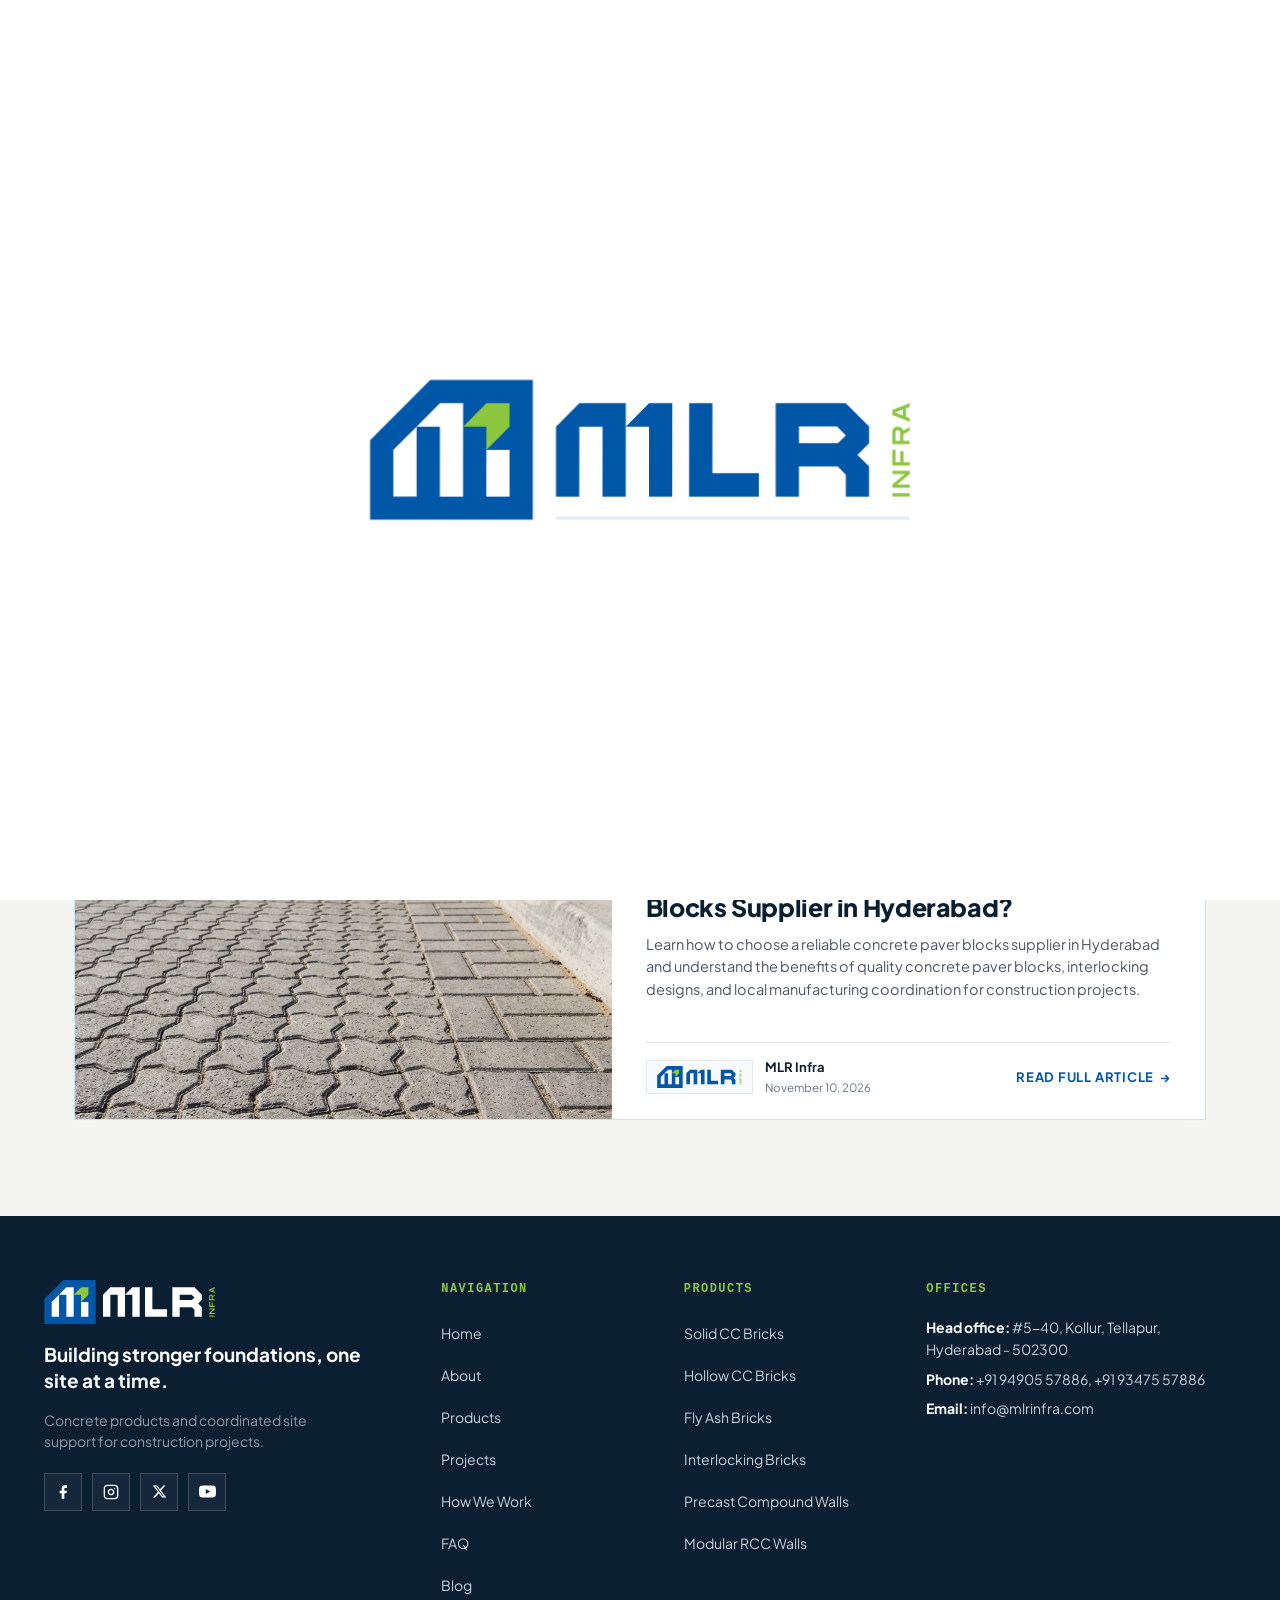
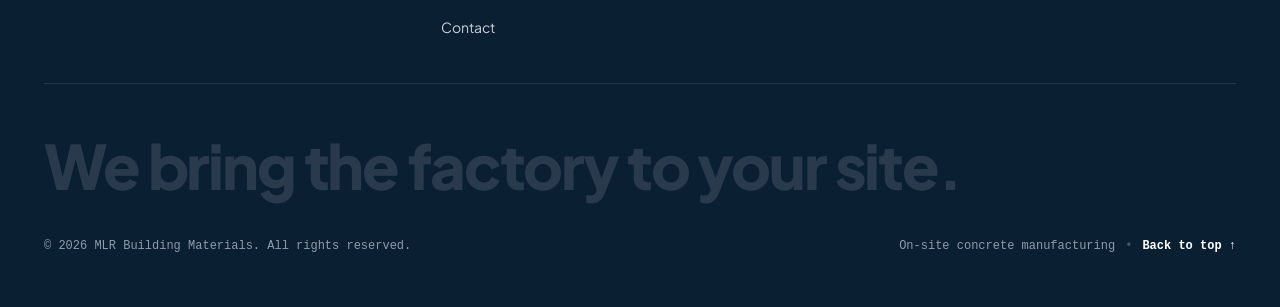
<file: blog.html>
<!DOCTYPE html>
<html lang="en" class="is-loading">

<head>
  <meta name="google-site-verification" content="Per1ykr1Ec8-plLlOXUkdRUyiqHVOrGWuBBB0OksPsI" />
  <!-- Google Tag Manager -->
  <script>(function(w,d,s,l,i){w[l]=w[l]||[];w[l].push({'gtm.start':
  new Date().getTime(),event:'gtm.js'});var f=d.getElementsByTagName(s)[0],
  j=d.createElement(s),dl=l!='dataLayer'?'&l='+l:'';j.async=true;j.src=
  'https://www.googletagmanager.com/gtm.js?id='+i+dl;f.parentNode.insertBefore(j,f);
  })(window,document,'script','dataLayer','GTM-TPG2HS79');</script>
  <!-- End Google Tag Manager -->
  <!-- Microsoft Clarity -->
  <script type="text/javascript">
    (function(c,l,a,r,i,t,y){
        c[a]=c[a]||function(){(c[a].q=c[a].q||[]).push(arguments)};
        t=l.createElement(r);t.async=1;t.src="https://www.clarity.ms/tag/"+i;
        y=l.getElementsByTagName(r)[0];y.parentNode.insertBefore(t,y);
    })(window, document, "clarity", "script", "z9swehgft9");
  </script>
  <!-- End Microsoft Clarity -->
  <meta charset="UTF-8">
  <meta name="viewport" content="width=device-width, initial-scale=1.0">
  <title>The MLR Infra Knowledge Journal | Concrete Products &amp; Construction Guides</title>
  <meta name="description"
    content="Explore construction guides, concrete paver block insights, brick specifications, and precast fencing resources from MLR Infra in Hyderabad.">
  <meta name="robots" content="index, follow">
  <link rel="canonical" href="https://mlrinfra.com/blog.html" />
  <meta name="theme-color" content="#0056A7">
  <link rel="icon" type="image/svg+xml" href="assets/mlr-favicon.svg">
  <link rel="icon" type="image/png" href="assets/mlr-favicon.png">
  <link rel="shortcut icon" href="assets/mlr-favicon.png">
  <link rel="apple-touch-icon" href="assets/mlr-favicon.png">

  <!-- Google Fonts: Archivo, Plus Jakarta Sans, JetBrains Mono -->
  <link rel="preconnect" href="https://fonts.googleapis.com">
  <link rel="preconnect" href="https://fonts.gstatic.com" crossorigin>
  <link
    href="https://fonts.googleapis.com/css2?family=Archivo:ital,wdth,wght@0,100..125,600..800;1,100..125,600..800&family=JetBrains+Mono:wght@500;600&family=Plus+Jakarta+Sans:wght@400;500;600;700&display=swap"
    rel="stylesheet">

  <!-- Custom Styles -->
  <link rel="stylesheet" href="styles.css?v=18">
</head>

<body class="blog-page-body">
  <!-- ============ MLR PRELOADER ============ -->
  <div id="mlr-preloader" role="status" aria-label="Loading">
    <svg class="mlr-logo" viewBox="182 185 596 170" xmlns="http://www.w3.org/2000/svg" aria-hidden="true">
      <defs>
        <clipPath id="mlrWordClip"><rect x="385" y="216" width="345" height="106"/></clipPath>
        <clipPath id="mlrTrackClip"><rect x="390.56" y="340.5" width="376.47" height="3.91"/></clipPath>
      </defs>

      <!-- emblem -->
      <polygon class="mlr-frame" fill="#0056A7" points="256.73,195.59 192.73,259.58 192.73,344.41 365.88,344.41 365.88,195.59"/>
      <polygon class="mlr-bar b1" fill="#fff" points="217.49,270 217.45,319.69 242.19,319.69 242.25,245.15"/>
      <polygon class="mlr-bar b2" fill="#fff" points="267.01,220.31 242.25,245.15 266.99,245.15 266.93,319.69 291.66,319.69 291.75,220.31"/>
      <polygon class="mlr-bar b3" fill="#fff" points="316.45,270 316.4,319.69 341.14,319.69 341.18,270"/>
      <polygon class="mlr-arrow" fill="#8DC63F" points="316.49,220.31 291.73,245.15 316.47,245.15 316.45,270 341.2,245.15 341.23,220.31"/>

      <!-- wordmark -->
      <g clip-path="url(#mlrWordClip)" fill="#0056A7">
        <polygon class="mlr-ltr m1" points="440.13,220.31 415.34,220.31 390.58,245.15 390.57,319.69 415.31,319.69 415.38,245.15 440.11,245.15 440.05,319.69 464.79,319.69 464.87,220.31"/>
        <polygon class="mlr-ltr m2" points="514.35,220.31 489.61,220.31 464.85,245.15 489.59,245.15 489.53,319.69 514.26,319.69"/>
        <polygon class="mlr-ltr l" points="557.05,294.85 557.07,220.31 532.33,220.31 532.25,319.69 606.47,319.69 606.53,294.85"/>
        <path class="mlr-ltr r" d="M711.44,275.27l12.37-12.37l0-17.8l-24.87-24.78l-74.49-0.02h-0.02v67.37v32.01h24.74l0.01-32.01l41.3,0.01
          l8.58,8.6l-0.01,23.4h24.74l0.01-31.99h0.01v-0.02L711.44,275.27z M699.07,254.53l-8.41,8.43l-41.48-0.01l0-17.89l40.46,0.01
          l9.43,9.44V254.53z"/>
      </g>

      <!-- INFRA (bottom to top: I N F R A) -->
      <g fill="#8DC63F">
        <path class="mlr-inf" d="M767.03,319.69h-18.49v-3.52h18.49V319.69z"/>
        <path class="mlr-inf" d="M767.03,310.45h-18.49v-3.56l13.29-11.13h-13.29v-3.52h18.49v3.56l-13.32,11.13h13.32V310.45z"/>
        <path class="mlr-inf" d="M767.03,286.5h-18.49v-16.81h3.36v13.29h5.12v-11.57h3.36v11.57h6.65V286.5z"/>
        <path class="mlr-inf" d="M767.03,263.97h-18.49v-13.18c0-1.63,0.48-2.89,1.45-3.79c0.97-0.9,2.43-1.35,4.4-1.35
          c1.67,0,2.98,0.33,3.93,0.99c0.95,0.66,1.54,1.6,1.78,2.82l6.93-3.63v4l-6.8,3.37v7.26h6.8V263.97z M751.9,251.2v9.24h4.94
          l0.03-9.24c0-0.65-0.19-1.14-0.57-1.48c-0.38-0.34-1.02-0.52-1.91-0.52c-0.91,0-1.56,0.17-1.93,0.52
          C752.08,250.06,751.9,250.56,751.9,251.2z"/>
        <path class="mlr-inf" d="M767.03,239.91l-18.49-7.08v-5.43l18.49-7.08v3.83l-3.9,1.5v8.95l3.9,1.5V239.91z M759.76,233.31v-6.4
          l-7.99,3.06v0.29L759.76,233.31z"/>
      </g>

      <!-- loading track -->
      <g clip-path="url(#mlrTrackClip)">
        <rect class="mlr-track" x="390.56" y="340.5" width="376.47" height="3.91" fill="#E3ECF6"/>
        <rect class="mlr-sweep" x="390.56" y="340.5" width="90" height="3.91" fill="#8DC63F"/>
      </g>
    </svg>
  </div>

  <script>
    /* Plays the full MLR logo animation (2600ms) and then reveals the blog page. */
    (function () {
      var el = document.getElementById('mlr-preloader');
      var start = performance.now();
      var MIN_SHOW = 2600;
      var finished = false;
      function done() {
        if (finished) return;
        finished = true;
        var delay = Math.max(0, MIN_SHOW - (performance.now() - start));
        setTimeout(function () {
          if (el) el.classList.add('is-done');
          document.documentElement.classList.remove('is-loading');
          if (window.lenis) window.lenis.start();
        }, delay);
      }
      if (document.readyState === 'complete') done();
      else window.addEventListener('load', done);
      setTimeout(done, 3200);
      window.MLRPreloader = { done: done };
    })();
  </script>

  <!-- Google Tag Manager (noscript) -->
  <noscript><iframe src="https://www.googletagmanager.com/ns.html?id=GTM-TPG2HS79"
  height="0" width="0" style="display:none;visibility:hidden"></iframe></noscript>
  <!-- End Google Tag Manager (noscript) -->

  <!-- Accessible Skip Link -->
  <a href="#blog-main" class="skip-link">Skip to main content</a>

  <!-- =========================================================================
       NAVIGATION
       ========================================================================= -->
  <header class="site-header" id="siteHeader">
    <div class="nav-container">
      <a href="index.html" class="nav-brand" aria-label="MLR Infra Building Materials Home">
        <img src="assets/mlr-logo.svg?v=4" alt="MLR Infra Building Materials" class="nav-logo-img">
      </a>

      <!-- Desktop Navigation Menu -->
      <nav class="nav-desktop" aria-label="Main Navigation">
        <ul class="nav-menu" id="desktopNav">
          <li><a href="index.html#home" class="nav-link">Home</a></li>
          <li><a href="index.html#about" class="nav-link">About</a></li>
          <li><a href="index.html#products" class="nav-link">Products</a></li>
          <li><a href="index.html#projects" class="nav-link">Projects</a></li>
          <li><a href="index.html#how-we-work" class="nav-link">How We Work</a></li>
          <li><a href="index.html#faq" class="nav-link">FAQ</a></li>
        </ul>
      </nav>

      <!-- Center Section Indicator (Collapsed Pill on Scroll) -->
      <div class="nav-center-indicator" id="navCenterIndicator" aria-label="Current Section">
        <div class="nav-indicator-roller" id="navIndicatorRoller">
          <span class="nav-indicator-text current" id="navIndicatorText">Blog</span>
        </div>
      </div>

      <!-- Right Nav Actions: Contact CTA (Blog button removed on blog page) -->
      <div class="nav-right">
        <a href="index.html#contact" class="btn btn-primary" id="navGetQuoteBtn" aria-label="Contact MLR">
          <span class="btn-label">Contact</span>
          <span class="btn-arrow-block" aria-hidden="true">
            <svg viewBox="0 0 16 16" width="14" height="14" fill="none" stroke="currentColor" stroke-width="2.5"
              stroke-linecap="round" stroke-linejoin="round">
              <line x1="3" y1="8" x2="13" y2="8"></line>
              <polyline points="9 4 13 8 9 12"></polyline>
            </svg>
          </span>
        </a>

        <!-- Mobile Drawer Toggle Button -->
        <button class="nav-toggle-btn" id="mobileNavToggle" aria-label="Toggle navigation menu" aria-expanded="false"
          aria-controls="mobileNavDrawer">
          <span></span>
          <span></span>
          <span></span>
        </button>
      </div>
    </div>
  </header>

  <!-- Mobile Drawer Menu -->
  <nav class="mobile-nav-drawer" id="mobileNavDrawer" aria-label="Mobile Drawer Navigation">
    <a href="index.html#home" class="mobile-nav-link">Home</a>
    <a href="index.html#about" class="mobile-nav-link">About</a>
    <a href="index.html#products" class="mobile-nav-link">Products</a>
    <a href="index.html#projects" class="mobile-nav-link">Projects</a>
    <a href="index.html#how-we-work" class="mobile-nav-link">How We Work</a>
    <a href="index.html#faq" class="mobile-nav-link">FAQ</a>
    <a href="blog.html" class="mobile-nav-link active" aria-current="page">Blog</a>
  </nav>

  <main id="blog-main">
    <!-- =========================================================================
         BLOG HUB HERO SECTION (Vara Knowledge Journal Layout)
         ========================================================================= -->
    <section class="blog-hub-hero">
      <div class="blog-hub-container">
        <span class="blog-hub-badge">
          <svg viewBox="0 0 16 16" width="13" height="13" fill="none" stroke="currentColor" stroke-width="2" stroke-linecap="round" stroke-linejoin="round" aria-hidden="true">
            <path d="M12 2L2 7l10 5 10-5-10-5z"/>
            <path d="M2 12l10 5 10-5"/>
          </svg>
          INSIGHTS &amp; CONSTRUCTION GUIDES
        </span>
        <h1 class="blog-hub-title">The MLR Infra Knowledge Journal</h1>
        <p class="blog-hub-subtitle">
          Practical product guides, concrete paving specifications, quality evaluation checklists, and construction material insights for residential, commercial, and infrastructure projects in Hyderabad.
        </p>
      </div>
    </section>

    <!-- =========================================================================
         FEATURED ARTICLE HORIZONTAL CARD SECTION
         ========================================================================= -->
    <section class="blog-grid-section">
      <div class="blog-hub-container">
        <!-- Blog 2: How On-Site Concrete Manufacturing Services Improve Construction Efficiency -->
        <a href="on-site-concrete-manufacturing-services-india.html" class="featured-article-card" aria-label="Read article: How On-Site Concrete Manufacturing Services Improve Construction Efficiency">
          <div class="featured-card-image" data-skeleton="On-Site Concrete Manufacturing">
            <img src="assets/on-site-concrete-manufacturing.jpg"
              alt="On-Site Concrete Manufacturing Services in India – MLR INFRA"
              width="720" height="480" loading="eager" fetchpriority="high" decoding="async">
          </div>
          <div class="featured-card-content">
            <div class="featured-card-category">
              <svg viewBox="0 0 16 16" width="14" height="14" fill="none" stroke="currentColor" stroke-width="2" stroke-linecap="round" stroke-linejoin="round" aria-hidden="true">
                <rect x="2" y="2" width="5" height="5"/>
                <rect x="9" y="2" width="5" height="5"/>
                <rect x="2" y="9" width="5" height="5"/>
                <rect x="9" y="9" width="5" height="5"/>
              </svg>
              <span>ON-SITE MANUFACTURING &bull; 6 MIN READ</span>
            </div>
            <h2 class="featured-card-title">
              How On-Site Concrete Manufacturing Services Improve Construction Efficiency
            </h2>
            <p class="featured-card-excerpt">
              Discover how MLR INFRA improves construction efficiency with on-site concrete manufacturing, machinery, labour, and material production services.
            </p>
            <div class="featured-card-footer">
              <div class="featured-card-author">
                <div class="featured-author-logo">
                  <img src="assets/mlr-logo.svg?v=4" alt="MLR INFRA" width="96" height="26">
                </div>
                <div class="featured-author-meta">
                  <span class="featured-author-name">MLR INFRA</span>
                  <span class="featured-author-date">November 14, 2026</span>
                </div>
              </div>
              <span class="featured-read-link">
                Read Full Article <span class="featured-read-arrow" aria-hidden="true">&rarr;</span>
              </span>
            </div>
          </div>
        </a>

        <!-- Blog 1: Why Choose a Reliable Concrete Paver Blocks Supplier in Hyderabad? -->
        <a href="reliable-concrete-paver-blocks-supplier-hyderabad.html" class="featured-article-card" aria-label="Read article: Why Choose a Reliable Concrete Paver Blocks Supplier in Hyderabad?">
          <div class="featured-card-image" data-skeleton="Concrete Paver Blocks">
            <img src="assets/fresh-paver-blocks.webp"
              alt="Concrete Paver Blocks Supplier in Hyderabad - MLR Infra Interlocking Paver Blocks"
              width="720" height="480" loading="lazy" decoding="async">
          </div>
          <div class="featured-card-content">
            <div class="featured-card-category">
              <svg viewBox="0 0 16 16" width="14" height="14" fill="none" stroke="currentColor" stroke-width="2" stroke-linecap="round" stroke-linejoin="round" aria-hidden="true">
                <rect x="2" y="2" width="5" height="5"/>
                <rect x="9" y="2" width="5" height="5"/>
                <rect x="2" y="9" width="5" height="5"/>
                <rect x="9" y="9" width="5" height="5"/>
              </svg>
              <span>CONCRETE PAVER BLOCKS &bull; 5 MIN READ</span>
            </div>
            <h2 class="featured-card-title">
              Why Choose a Reliable Concrete Paver Blocks Supplier in Hyderabad?
            </h2>
            <p class="featured-card-excerpt">
              Learn how to choose a reliable concrete paver blocks supplier in Hyderabad and understand the benefits of quality concrete paver blocks, interlocking designs, and local manufacturing coordination for construction projects.
            </p>
            <div class="featured-card-footer">
              <div class="featured-card-author">
                <div class="featured-author-logo">
                  <img src="assets/mlr-logo.svg?v=4" alt="MLR Infra" width="96" height="26">
                </div>
                <div class="featured-author-meta">
                  <span class="featured-author-name">MLR Infra</span>
                  <span class="featured-author-date">November 10, 2026</span>
                </div>
              </div>
              <span class="featured-read-link">
                Read Full Article <span class="featured-read-arrow" aria-hidden="true">&rarr;</span>
              </span>
            </div>
          </div>
        </a>
      </div>
    </section>
  </main>

  <!-- =========================================================================
       FOOTER
       ========================================================================= -->
  <footer class="footer-section">
    <div class="container">
      <div class="footer-island">
        <div class="footer-top-row">
          <div class="footer-brand-col">
            <a href="index.html" class="footer-logo-link" aria-label="MLR Building Materials Home">
              <img src="assets/mlr-logo-white.svg?v=4" alt="MLR Building Materials" class="footer-logo" width="186" height="48">
            </a>
            <h3 class="footer-headline">Building stronger foundations, one site at a time.</h3>
            <p class="footer-brand-tag">Concrete products and coordinated site support for construction projects.</p>
            <div class="footer-socials" aria-label="MLR Infra Social Media">
              <a href="https://www.facebook.com/profile.php?id=61595136520398" target="_blank" rel="noopener noreferrer" class="footer-social-link" aria-label="MLR Infra on Facebook" title="Facebook">
                <svg viewBox="0 0 24 24" width="16" height="16" fill="currentColor" aria-hidden="true"><path d="M18 2h-3a5 5 0 0 0-5 5v3H7v4h3v8h4v-8h3l1-4h-4V7a1 1 0 0 1 1-1h3z"/></svg>
              </a>
              <a href="https://www.instagram.com/mlrinfraofficial/" target="_blank" rel="noopener noreferrer" class="footer-social-link" aria-label="MLR Infra on Instagram" title="Instagram">
                <svg viewBox="0 0 24 24" width="16" height="16" fill="none" stroke="currentColor" stroke-width="2" stroke-linecap="round" stroke-linejoin="round" aria-hidden="true"><rect x="2" y="2" width="20" height="20" rx="5" ry="5"/><path d="M16 11.37A4 4 0 1 1 12.63 8 4 4 0 0 1 16 11.37z"/><line x1="17.5" y1="6.5" x2="17.51" y2="6.5"/></svg>
              </a>
              <a href="https://x.com/MLRINFRA" target="_blank" rel="noopener noreferrer" class="footer-social-link" aria-label="MLR Infra on X" title="X (Twitter)">
                <svg viewBox="0 0 24 24" width="15" height="15" fill="currentColor" aria-hidden="true"><path d="M18.244 2.25h3.308l-7.227 8.26 8.502 11.24H16.17l-5.214-6.817L4.99 21.75H1.68l7.73-8.835L1.254 2.25H8.08l4.713 6.231zm-1.161 17.52h1.833L7.084 4.126H5.117z"/></svg>
              </a>
              <a href="https://www.youtube.com/@MLRInfra" target="_blank" rel="noopener noreferrer" class="footer-social-link" aria-label="MLR Infra on YouTube" title="YouTube">
                <svg viewBox="0 0 24 24" width="17" height="17" fill="currentColor" aria-hidden="true"><path d="M23.498 6.186a3.016 3.016 0 0 0-2.122-2.136C19.505 3.545 12 3.545 12 3.545s-7.505 0-9.377.505A3.017 3.017 0 0 0 .502 6.186C0 8.07 0 12 0 12s0 3.93.502 5.814a3.016 3.016 0 0 0 2.122 2.136c1.871.505 9.376.505 9.376.505s7.505 0 9.377-.505a3.015 3.015 0 0 0 2.122-2.136C24 15.93 24 12 24 12s0-3.93-.502-5.814zM9.545 15.568V8.432L15.818 12l-6.273 3.568z"/></svg>
              </a>
            </div>
          </div>

          <div class="footer-links-col">
            <div class="footer-col-title">NAVIGATION</div>
            <ul class="footer-links-list">
              <li><a href="index.html#home">Home</a></li>
              <li><a href="index.html#about">About</a></li>
              <li><a href="index.html#products">Products</a></li>
              <li><a href="index.html#projects">Projects</a></li>
              <li><a href="index.html#how-we-work">How We Work</a></li>
              <li><a href="index.html#faq">FAQ</a></li>
              <li><a href="blog.html">Blog</a></li>
              <li><a href="index.html#contact">Contact</a></li>
            </ul>
          </div>

          <div class="footer-links-col">
            <div class="footer-col-title">PRODUCTS</div>
            <ul class="footer-links-list">
              <li><a href="index.html#products">Solid CC Bricks</a></li>
              <li><a href="index.html#products">Hollow CC Bricks</a></li>
              <li><a href="index.html#products">Fly Ash Bricks</a></li>
              <li><a href="index.html#products">Interlocking Bricks</a></li>
              <li><a href="index.html#products">Precast Compound Walls</a></li>
              <li><a href="index.html#products">Modular RCC Walls</a></li>
            </ul>
          </div>

          <div class="footer-contact-col">
            <div class="footer-col-title">OFFICES</div>
            <p class="footer-addr"><strong>Head office:</strong> #5-40, Kollur, Tellapur, Hyderabad - 502300</p>
            <p class="footer-addr mt-2"><strong>Phone:</strong> <a href="tel:+919490557886" class="footer-phone-link">+91 94905 57886</a>, <a href="tel:+919347557886" class="footer-phone-link">+91 93475 57886</a></p>
            <p class="footer-addr mt-2"><strong>Email:</strong> <a href="mailto:info@mlrinfra.com" class="footer-phone-link">info@mlrinfra.com</a></p>
          </div>
        </div>

        <p class="footer-mega" aria-hidden="true">We bring the factory to your site.</p>

        <div class="footer-bottom-row">
          <div class="footer-copy">
            &copy; 2026 MLR Building Materials. All rights reserved.
          </div>
          <div class="footer-terms">
            <span>On-site concrete manufacturing</span>
            <span class="dot-sep">&bull;</span>
            <a href="#blog-main" class="back-top-link">Back to top &uarr;</a>
          </div>
        </div>
      </div>
    </div>
  </footer>

  <!-- Lenis Smooth Scroll Engine -->
  <script src="assets/lenis.min.js" defer></script>
  <!-- Vanilla JS Engine -->
  <script src="main.js?v=8" defer></script>
</body>

</html>
</file>
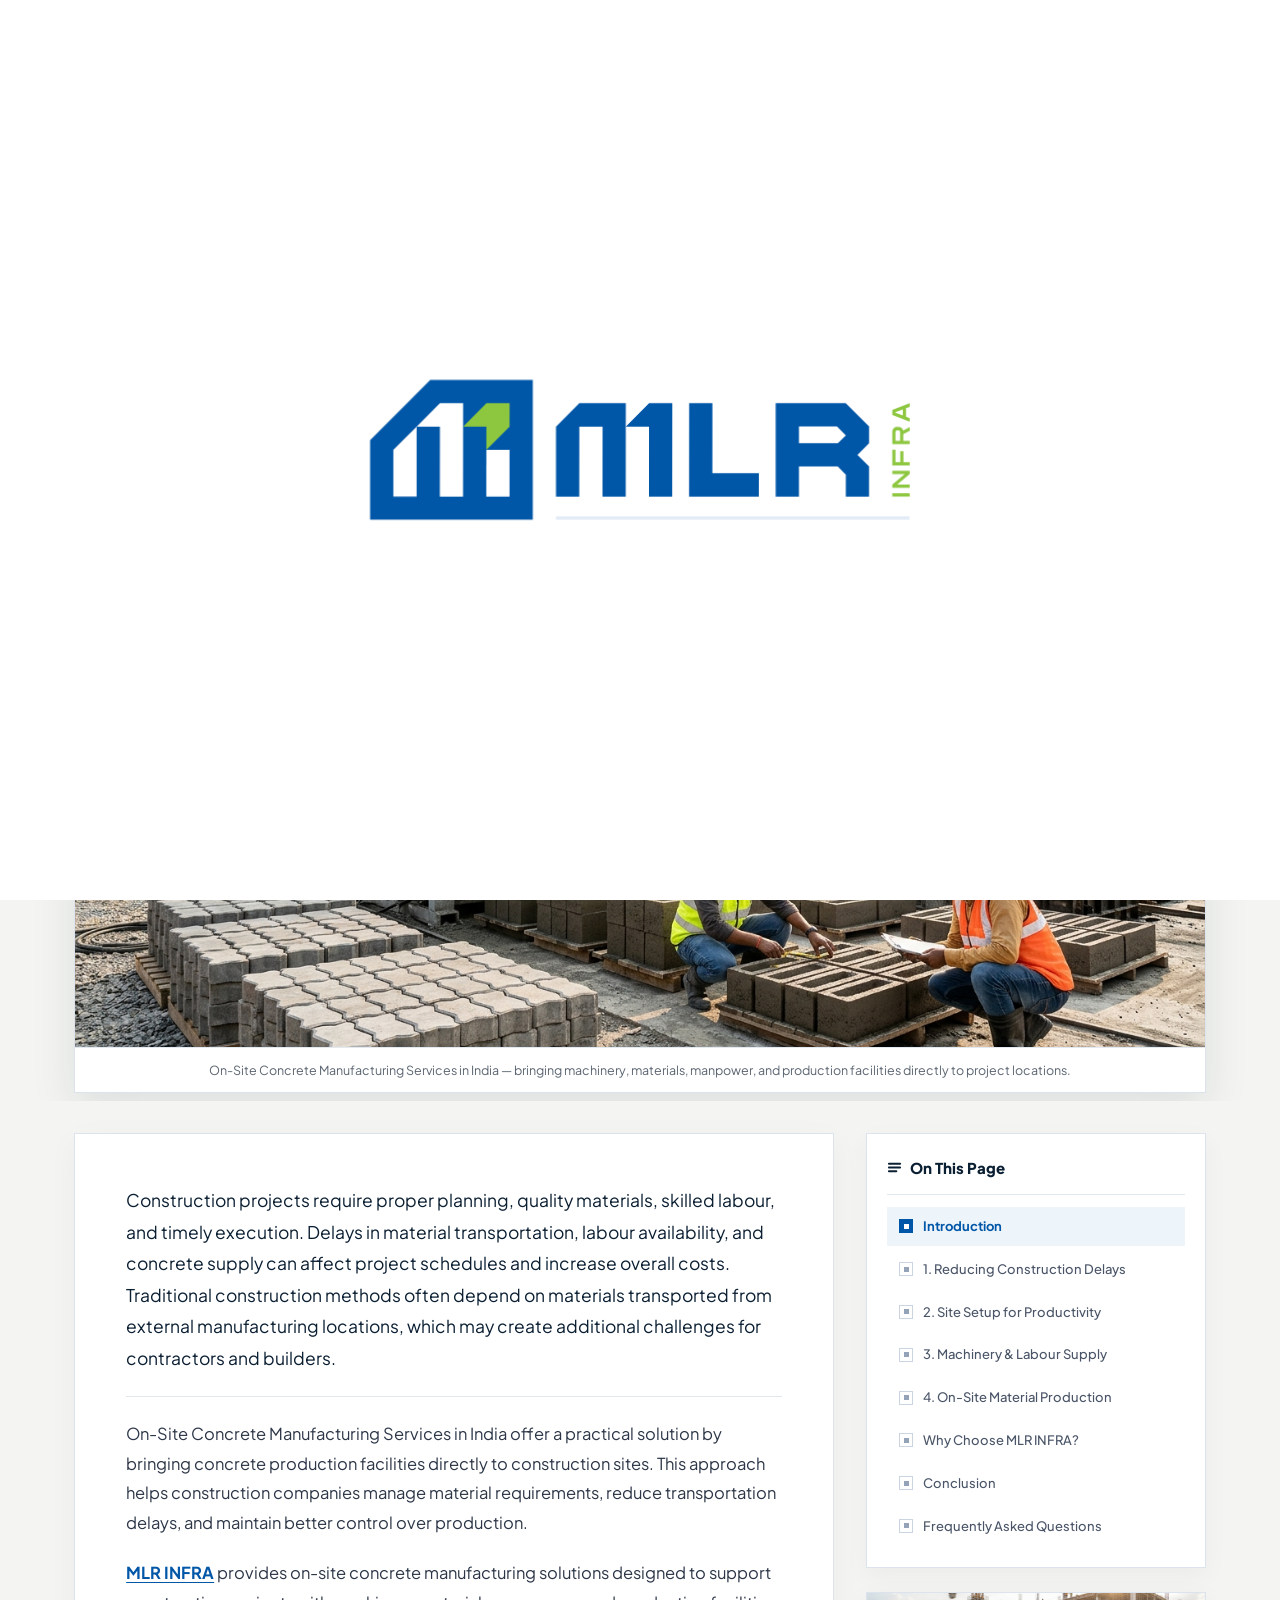
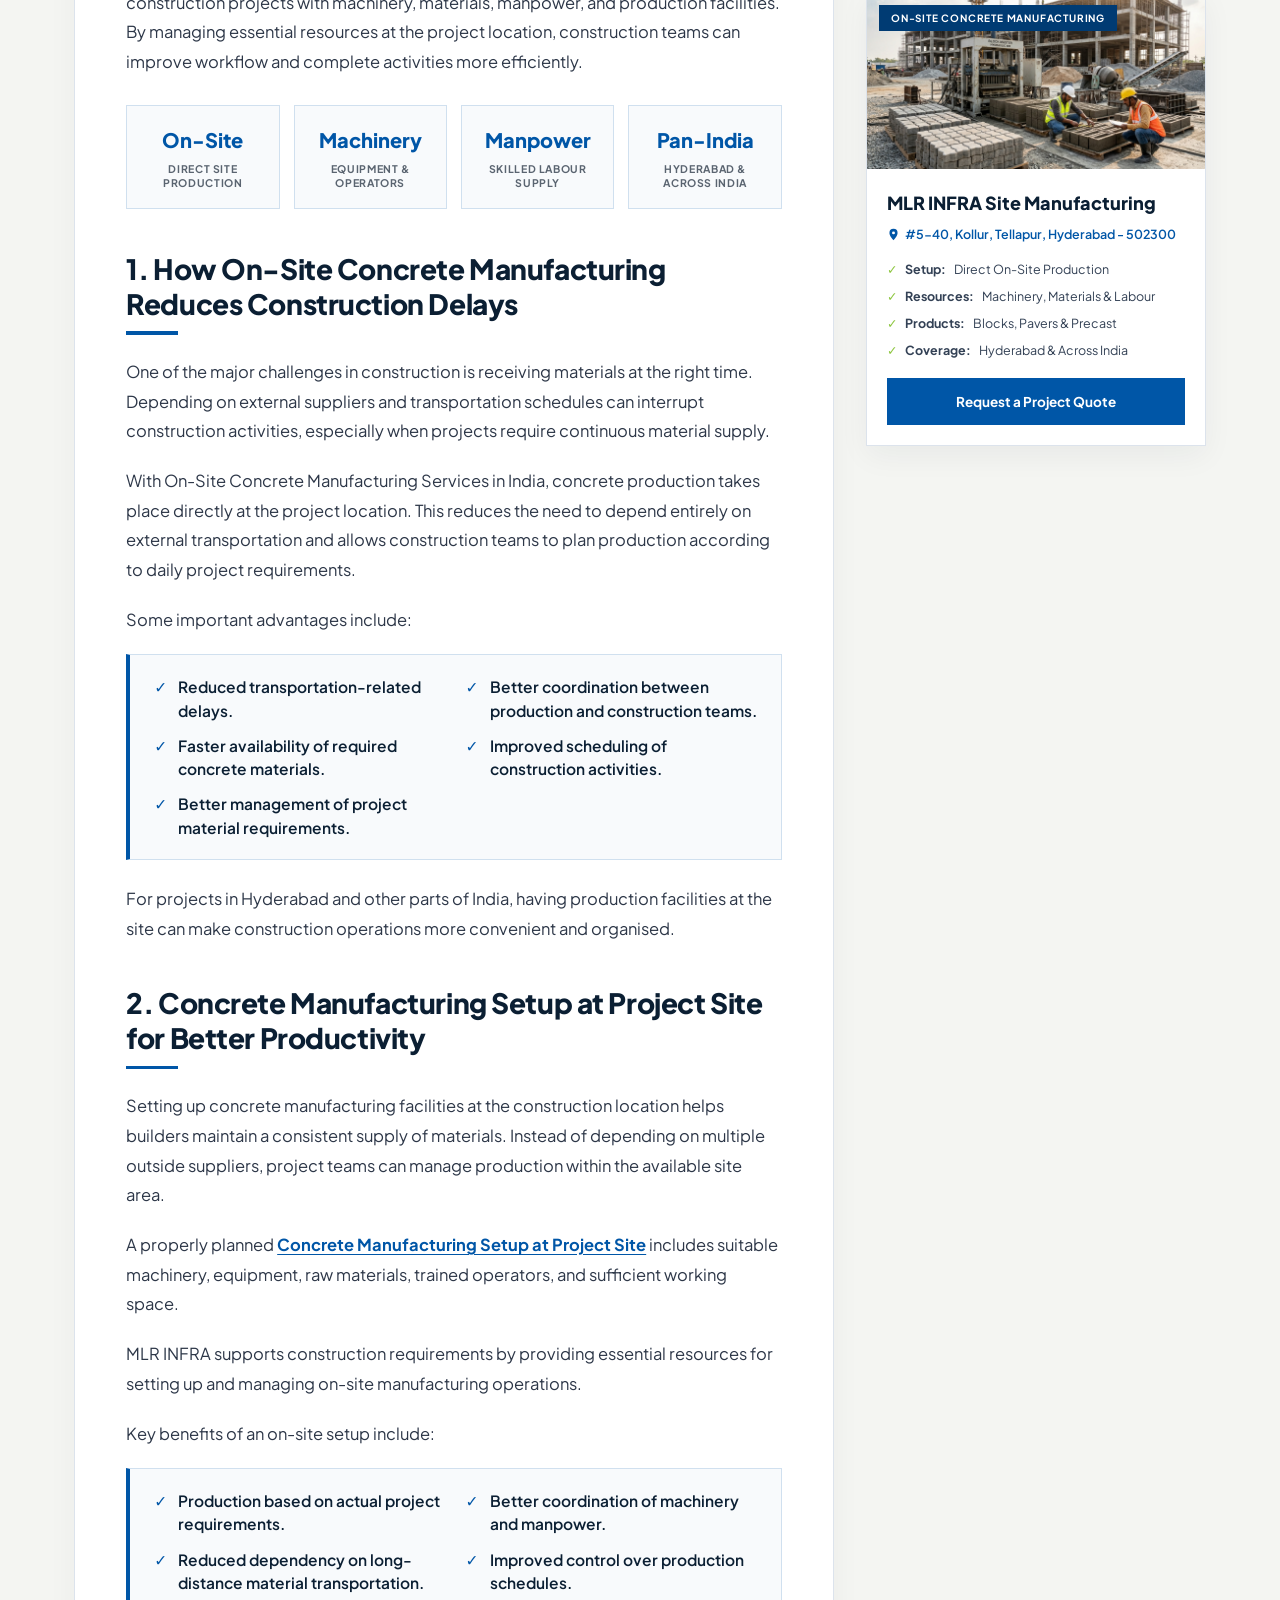
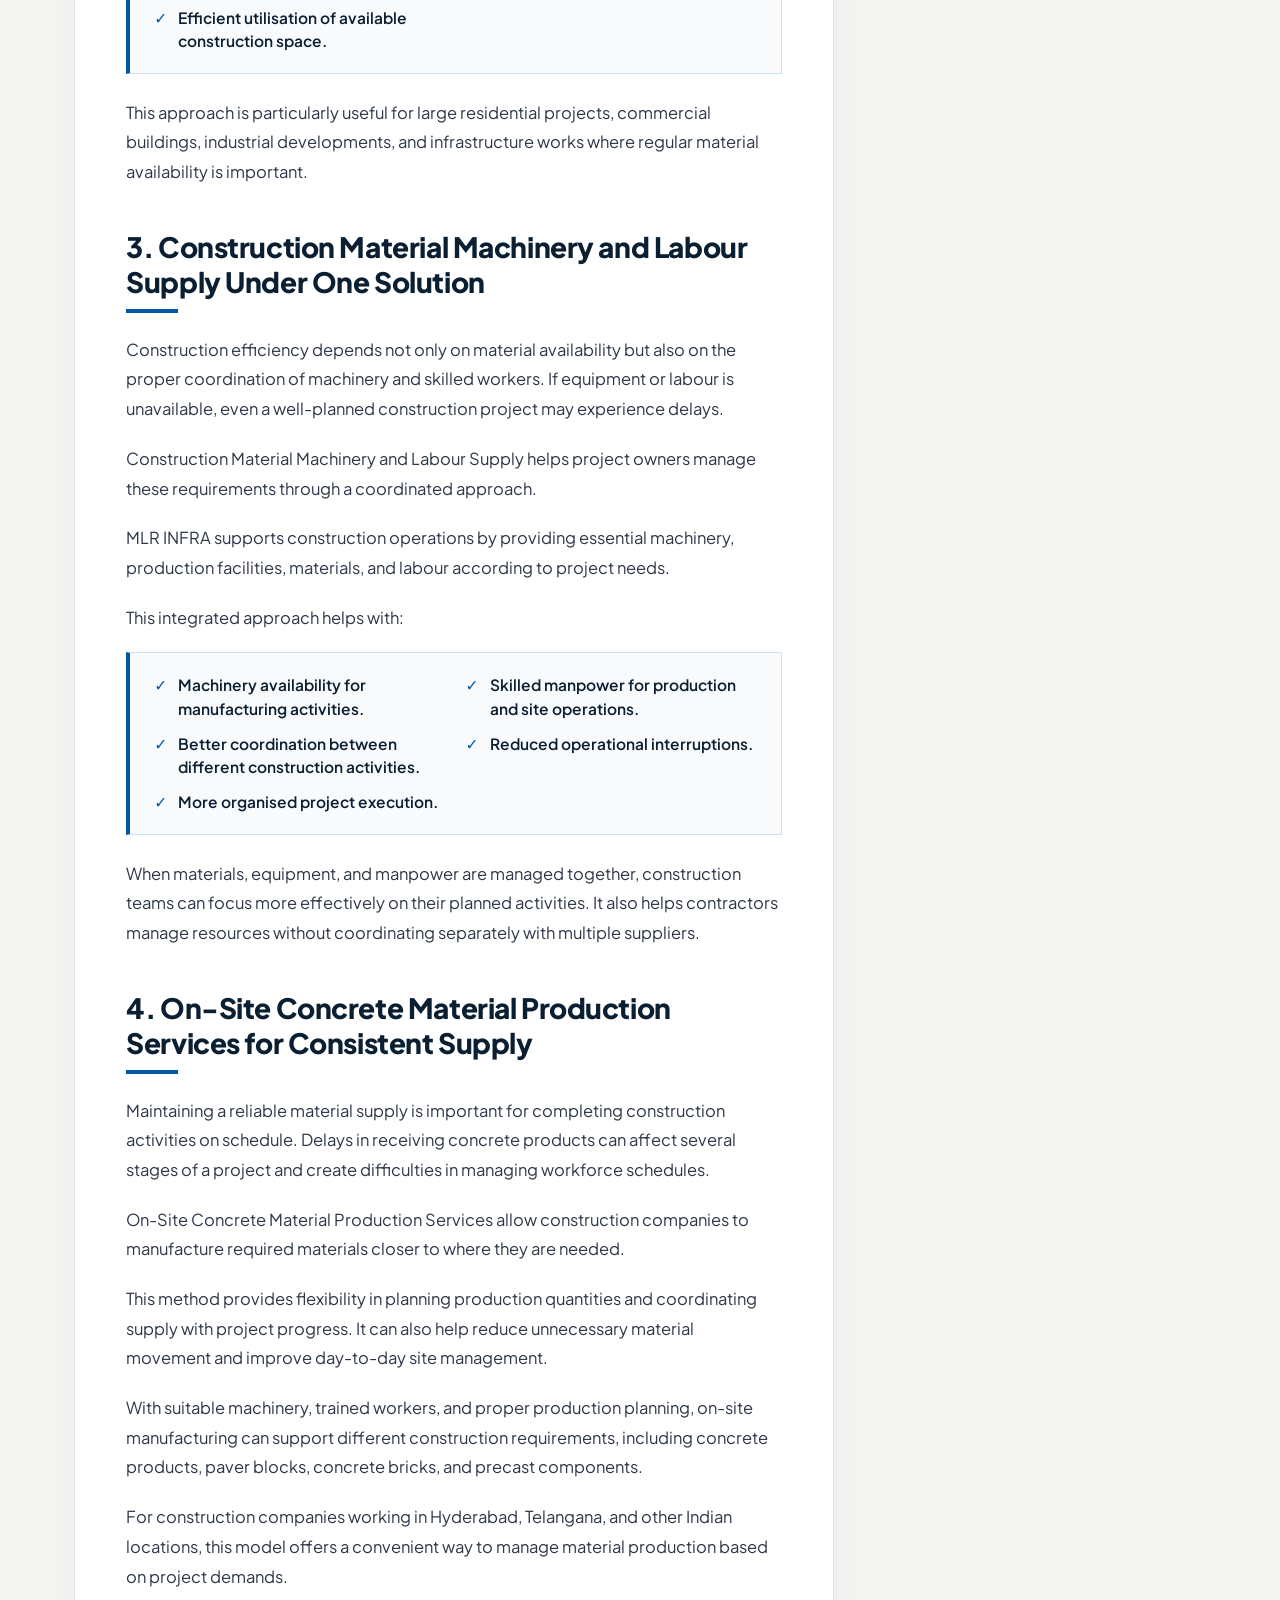
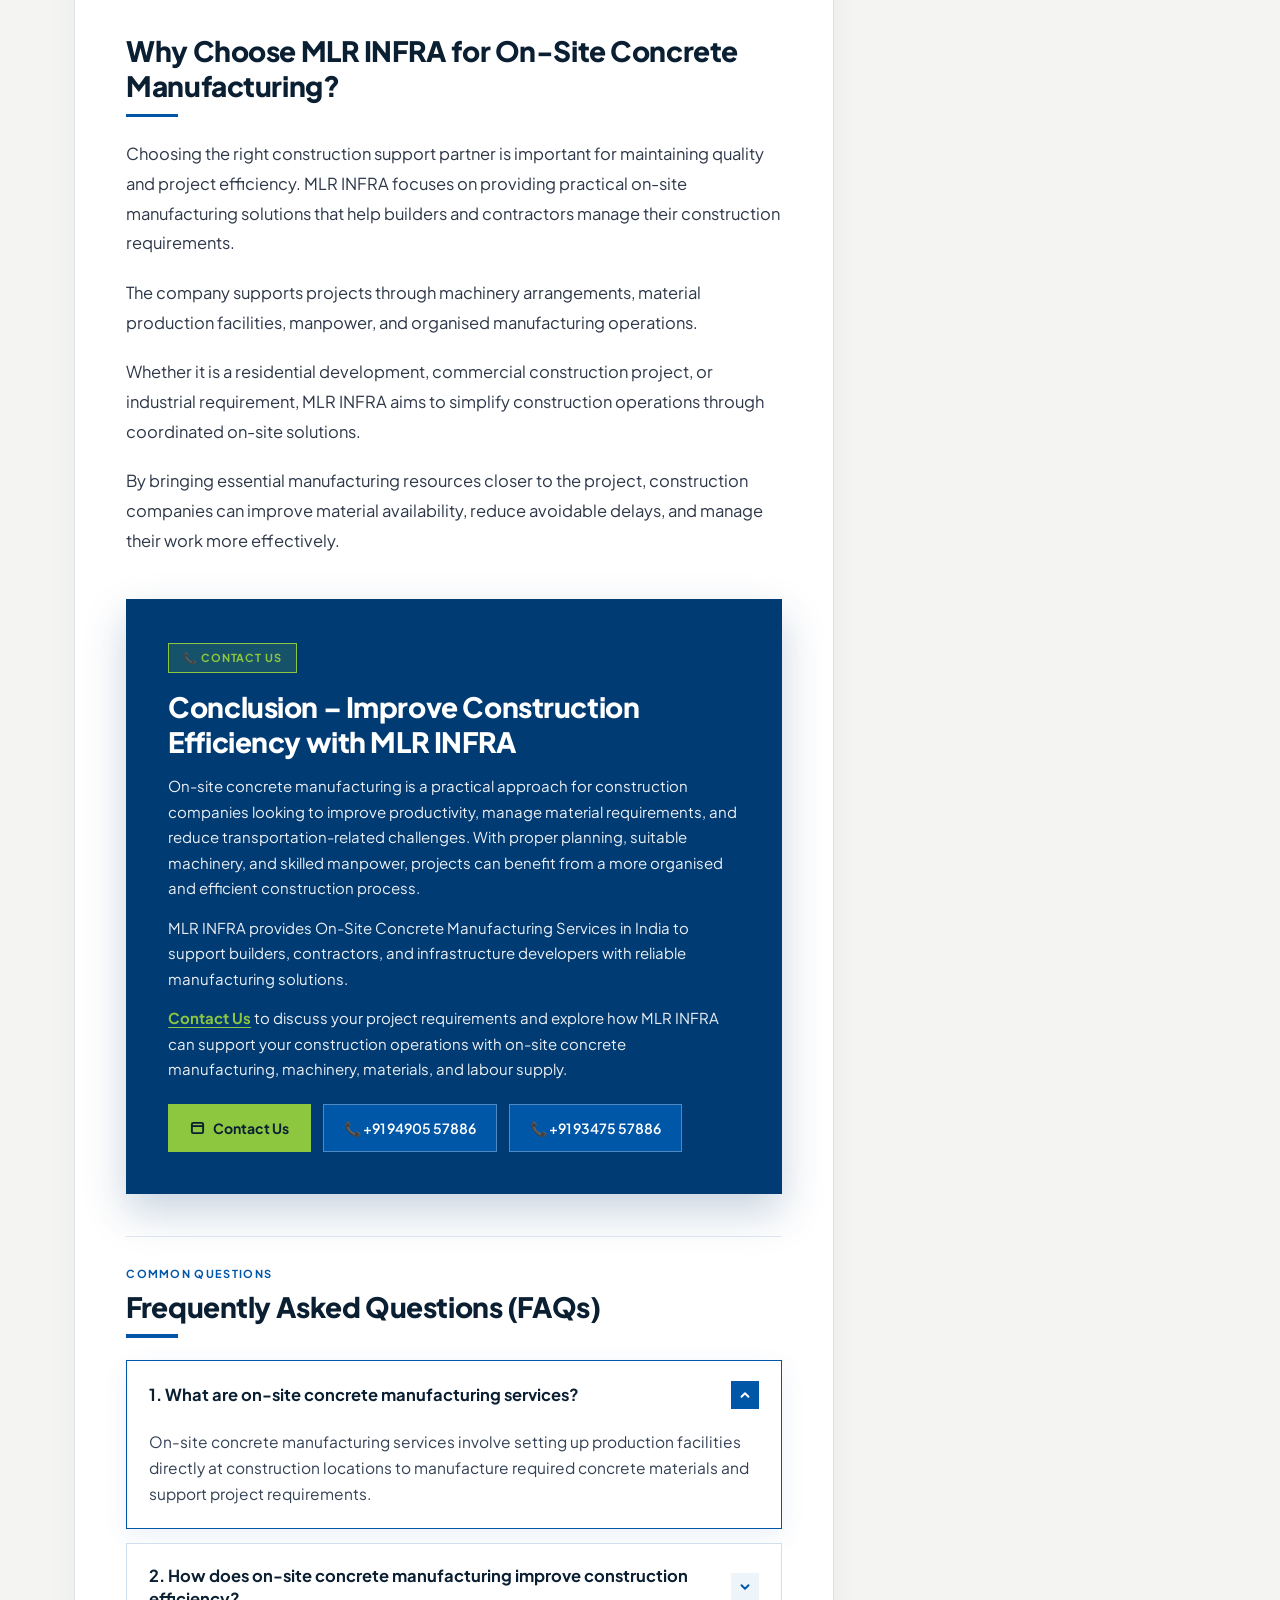
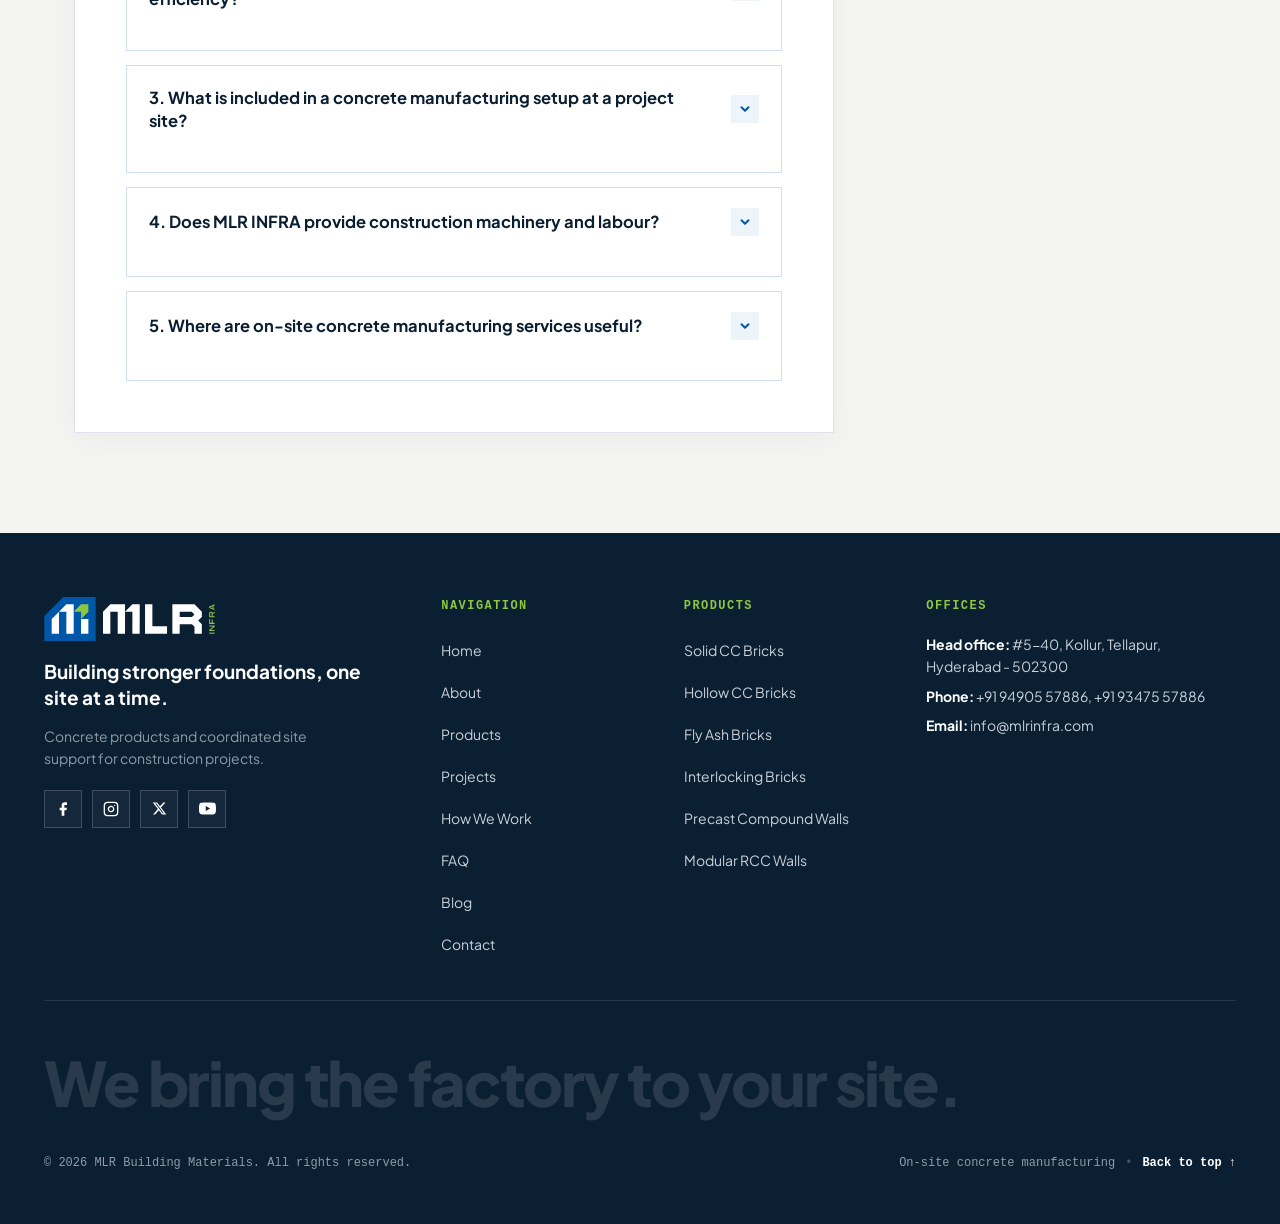
<file: on-site-concrete-manufacturing-services-india.html>
<!DOCTYPE html>
<html lang="en" class="is-loading">

<head>
  <meta name="google-site-verification" content="Per1ykr1Ec8-plLlOXUkdRUyiqHVOrGWuBBB0OksPsI" />
  <!-- Google Tag Manager -->
  <script>(function(w,d,s,l,i){w[l]=w[l]||[];w[l].push({'gtm.start':
  new Date().getTime(),event:'gtm.js'});var f=d.getElementsByTagName(s)[0],
  j=d.createElement(s),dl=l!='dataLayer'?'&l='+l:'';j.async=true;j.src=
  'https://www.googletagmanager.com/gtm.js?id='+i+dl;f.parentNode.insertBefore(j,f);
  })(window,document,'script','dataLayer','GTM-TPG2HS79');</script>
  <!-- End Google Tag Manager -->
  <!-- Microsoft Clarity -->
  <script type="text/javascript">
    (function(c,l,a,r,i,t,y){
        c[a]=c[a]||function(){(c[a].q=c[a].q||[]).push(arguments)};
        t=l.createElement(r);t.async=1;t.src="https://www.clarity.ms/tag/"+i;
        y=l.getElementsByTagName(r)[0];y.parentNode.insertBefore(t,y);
    })(window, document, "clarity", "script", "z9swehgft9");
  </script>
  <!-- End Microsoft Clarity -->
  <meta charset="UTF-8">
  <meta name="viewport" content="width=device-width, initial-scale=1.0">
  <title>On-Site Concrete Manufacturing Services in India | MLR</title>
  <meta name="description"
    content="Discover how MLR INFRA improves construction efficiency with on-site concrete manufacturing, machinery, labour, and material production services.">
  <meta name="robots" content="index, follow">
  <link rel="canonical" href="https://mlrinfra.com/on-site-concrete-manufacturing-services-india/" />
  <meta name="theme-color" content="#0056A7">
  <link rel="icon" type="image/svg+xml" href="assets/mlr-favicon.svg">
  <link rel="icon" type="image/png" href="assets/mlr-favicon.png">
  <link rel="shortcut icon" href="assets/mlr-favicon.png">
  <link rel="apple-touch-icon" href="assets/mlr-favicon.png">

  <!-- Open Graph -->
  <meta property="og:type" content="article">
  <meta property="og:title" content="On-Site Concrete Manufacturing Services in India | MLR">
  <meta property="og:description"
    content="Discover how MLR INFRA improves construction efficiency with on-site concrete manufacturing, machinery, labour, and material production services.">
  <meta property="og:url" content="https://mlrinfra.com/on-site-concrete-manufacturing-services-india/">
  <meta property="og:image" content="https://mlrinfra.com/assets/on-site-concrete-manufacturing.jpg">

  <!-- Google Fonts: Archivo, Plus Jakarta Sans, JetBrains Mono -->
  <link rel="preconnect" href="https://fonts.googleapis.com">
  <link rel="preconnect" href="https://fonts.gstatic.com" crossorigin>
  <link
    href="https://fonts.googleapis.com/css2?family=Archivo:ital,wdth,wght@0,100..125,600..800;1,100..125,600..800&family=JetBrains+Mono:wght@500;600&family=Plus+Jakarta+Sans:wght@400;500;600;700&display=swap"
    rel="stylesheet">

  <!-- Custom Styles -->
  <link rel="stylesheet" href="styles.css?v=18">

  <!-- Article Schema Code -->
  <script type="application/ld+json">
{
  "@context": "https://schema.org",
  "@type": "Article",
  "headline": "How On-Site Concrete Manufacturing Services Improve Construction Efficiency",
  "description": "Discover how MLR INFRA improves construction efficiency through on-site concrete manufacturing, machinery, materials and labour supply.",
  "keywords": [
    "On-Site Concrete Manufacturing Services in India",
    "Concrete Manufacturing Setup at Project Site",
    "Construction Material Machinery and Labour Supply",
    "On-Site Concrete Material Production Services"
  ],
  "author": {
    "@type": "Organization",
    "name": "MLR INFRA"
  },
  "publisher": {
    "@type": "Organization",
    "name": "MLR INFRA",
    "url": "https://mlrinfra.com/"
  },
  "mainEntityOfPage": {
    "@type": "WebPage",
    "@id": "https://mlrinfra.com/on-site-concrete-manufacturing-services-india/"
  },
  "datePublished": "2026-11-14",
  "dateModified": "2026-11-14"
}
  </script>

  <!-- FAQ Schema Code -->
  <script type="application/ld+json">
{
  "@context": "https://schema.org",
  "@type": "FAQPage",
  "mainEntity": [
    {
      "@type": "Question",
      "name": "What are on-site concrete manufacturing services?",
      "acceptedAnswer": {
        "@type": "Answer",
        "text": "On-site concrete manufacturing services involve setting up production facilities directly at construction locations to manufacture required concrete materials and support project requirements."
      }
    },
    {
      "@type": "Question",
      "name": "How does on-site concrete manufacturing improve construction efficiency?",
      "acceptedAnswer": {
        "@type": "Answer",
        "text": "It helps reduce transportation delays, improves material availability, supports better production planning, and coordinates machinery and labour at the construction site."
      }
    },
    {
      "@type": "Question",
      "name": "What is included in a concrete manufacturing setup at a project site?",
      "acceptedAnswer": {
        "@type": "Answer",
        "text": "A concrete manufacturing setup generally includes suitable machinery, equipment, raw materials, trained operators, labour, and production space based on project requirements."
      }
    },
    {
      "@type": "Question",
      "name": "Does MLR INFRA provide construction machinery and labour?",
      "acceptedAnswer": {
        "@type": "Answer",
        "text": "MLR INFRA supports construction projects with machinery arrangements, material production facilities, and manpower according to project requirements."
      }
    },
    {
      "@type": "Question",
      "name": "Where are on-site concrete manufacturing services useful?",
      "acceptedAnswer": {
        "@type": "Answer",
        "text": "These services are useful for residential, commercial, industrial, and infrastructure construction projects across India."
      }
    }
  ]
}
  </script>
</head>

<body class="blog-page-body">
  <!-- ============ MLR PRELOADER ============ -->
  <div id="mlr-preloader" role="status" aria-label="Loading">
    <svg class="mlr-logo" viewBox="182 185 596 170" xmlns="http://www.w3.org/2000/svg" aria-hidden="true">
      <defs>
        <clipPath id="mlrWordClip"><rect x="385" y="216" width="345" height="106"/></clipPath>
        <clipPath id="mlrTrackClip"><rect x="390.56" y="340.5" width="376.47" height="3.91"/></clipPath>
      </defs>

      <!-- emblem -->
      <polygon class="mlr-frame" fill="#0056A7" points="256.73,195.59 192.73,259.58 192.73,344.41 365.88,344.41 365.88,195.59"/>
      <polygon class="mlr-bar b1" fill="#fff" points="217.49,270 217.45,319.69 242.19,319.69 242.25,245.15"/>
      <polygon class="mlr-bar b2" fill="#fff" points="267.01,220.31 242.25,245.15 266.99,245.15 266.93,319.69 291.66,319.69 291.75,220.31"/>
      <polygon class="mlr-bar b3" fill="#fff" points="316.45,270 316.4,319.69 341.14,319.69 341.18,270"/>
      <polygon class="mlr-arrow" fill="#8DC63F" points="316.49,220.31 291.73,245.15 316.47,245.15 316.45,270 341.2,245.15 341.23,220.31"/>

      <!-- wordmark -->
      <g clip-path="url(#mlrWordClip)" fill="#0056A7">
        <polygon class="mlr-ltr m1" points="440.13,220.31 415.34,220.31 390.58,245.15 390.57,319.69 415.31,319.69 415.38,245.15 440.11,245.15 440.05,319.69 464.79,319.69 464.87,220.31"/>
        <polygon class="mlr-ltr m2" points="514.35,220.31 489.61,220.31 464.85,245.15 489.59,245.15 489.53,319.69 514.26,319.69"/>
        <polygon class="mlr-ltr l" points="557.05,294.85 557.07,220.31 532.33,220.31 532.25,319.69 606.47,319.69 606.53,294.85"/>
        <path class="mlr-ltr r" d="M711.44,275.27l12.37-12.37l0-17.8l-24.87-24.78l-74.49-0.02h-0.02v67.37v32.01h24.74l0.01-32.01l41.3,0.01
          l8.58,8.6l-0.01,23.4h24.74l0.01-31.99h0.01v-0.02L711.44,275.27z M699.07,254.53l-8.41,8.43l-41.48-0.01l0-17.89l40.46,0.01
          l9.43,9.44V254.53z"/>
      </g>

      <!-- INFRA (bottom to top: I N F R A) -->
      <g fill="#8DC63F">
        <path class="mlr-inf" d="M767.03,319.69h-18.49v-3.52h18.49V319.69z"/>
        <path class="mlr-inf" d="M767.03,310.45h-18.49v-3.56l13.29-11.13h-13.29v-3.52h18.49v3.56l-13.32,11.13h13.32V310.45z"/>
        <path class="mlr-inf" d="M767.03,286.5h-18.49v-16.81h3.36v13.29h5.12v-11.57h3.36v11.57h6.65V286.5z"/>
        <path class="mlr-inf" d="M767.03,263.97h-18.49v-13.18c0-1.63,0.48-2.89,1.45-3.79c0.97-0.9,2.43-1.35,4.4-1.35
          c1.67,0,2.98,0.33,3.93,0.99c0.95,0.66,1.54,1.6,1.78,2.82l6.93-3.63v4l-6.8,3.37v7.26h6.8V263.97z M751.9,251.2v9.24h4.94
          l0.03-9.24c0-0.65-0.19-1.14-0.57-1.48c-0.38-0.34-1.02-0.52-1.91-0.52c-0.91,0-1.56,0.17-1.93,0.52
          C752.08,250.06,751.9,250.56,751.9,251.2z"/>
        <path class="mlr-inf" d="M767.03,239.91l-18.49-7.08v-5.43l18.49-7.08v3.83l-3.9,1.5v8.95l3.9,1.5V239.91z M759.76,233.31v-6.4
          l-7.99,3.06v0.29L759.76,233.31z"/>
      </g>

      <!-- loading track -->
      <g clip-path="url(#mlrTrackClip)">
        <rect class="mlr-track" x="390.56" y="340.5" width="376.47" height="3.91" fill="#E3ECF6"/>
        <rect class="mlr-sweep" x="390.56" y="340.5" width="90" height="3.91" fill="#8DC63F"/>
      </g>
    </svg>
  </div>

  <script>
    /* Plays the full MLR logo animation (2600ms) and then reveals the blog article. */
    (function () {
      var el = document.getElementById('mlr-preloader');
      var start = performance.now();
      var MIN_SHOW = 2600;
      var finished = false;
      function done() {
        if (finished) return;
        finished = true;
        var delay = Math.max(0, MIN_SHOW - (performance.now() - start));
        setTimeout(function () {
          if (el) el.classList.add('is-done');
          document.documentElement.classList.remove('is-loading');
          if (window.lenis) window.lenis.start();
        }, delay);
      }
      if (document.readyState === 'complete') done();
      else window.addEventListener('load', done);
      setTimeout(done, 3200);
      window.MLRPreloader = { done: done };
    })();
  </script>

  <!-- Google Tag Manager (noscript) -->
  <noscript><iframe src="https://www.googletagmanager.com/ns.html?id=GTM-TPG2HS79"
  height="0" width="0" style="display:none;visibility:hidden"></iframe></noscript>
  <!-- End Google Tag Manager (noscript) -->

  <!-- Top Reading Progress Bar -->
  <div class="blog-reading-progress" aria-hidden="true">
    <div class="blog-reading-progress-fill" id="blogReadingProgressFill"></div>
  </div>

  <!-- Accessible Skip Link -->
  <a href="#article-main" class="skip-link">Skip to main content</a>

  <!-- =========================================================================
       NAVIGATION
       ========================================================================= -->
  <header class="site-header" id="siteHeader">
    <div class="nav-container">
      <a href="index.html" class="nav-brand" aria-label="MLR Infra Building Materials Home">
        <img src="assets/mlr-logo.svg?v=4" alt="MLR Infra Building Materials" class="nav-logo-img">
      </a>

      <!-- Desktop Navigation Menu -->
      <nav class="nav-desktop" aria-label="Main Navigation">
        <ul class="nav-menu" id="desktopNav">
          <li><a href="index.html#home" class="nav-link">Home</a></li>
          <li><a href="index.html#about" class="nav-link">About</a></li>
          <li><a href="index.html#products" class="nav-link">Products</a></li>
          <li><a href="index.html#projects" class="nav-link">Projects</a></li>
          <li><a href="index.html#how-we-work" class="nav-link">How We Work</a></li>
          <li><a href="index.html#faq" class="nav-link">FAQ</a></li>
        </ul>
      </nav>

      <!-- Center Section Indicator (Collapsed Pill on Scroll) -->
      <div class="nav-center-indicator" id="navCenterIndicator" aria-label="Current Section">
        <div class="nav-indicator-roller" id="navIndicatorRoller">
          <span class="nav-indicator-text current" id="navIndicatorText">Blog</span>
        </div>
      </div>

      <!-- Right Nav Actions: Contact CTA -->
      <div class="nav-right">
        <a href="index.html#contact" class="btn btn-primary" id="navGetQuoteBtn" aria-label="Contact MLR">
          <span class="btn-label">Contact</span>
          <span class="btn-arrow-block" aria-hidden="true">
            <svg viewBox="0 0 16 16" width="14" height="14" fill="none" stroke="currentColor" stroke-width="2.5"
              stroke-linecap="round" stroke-linejoin="round">
              <line x1="3" y1="8" x2="13" y2="8"></line>
              <polyline points="9 4 13 8 9 12"></polyline>
            </svg>
          </span>
        </a>

        <!-- Mobile Drawer Toggle Button -->
        <button class="nav-toggle-btn" id="mobileNavToggle" aria-label="Toggle navigation menu" aria-expanded="false"
          aria-controls="mobileNavDrawer">
          <span></span>
          <span></span>
          <span></span>
        </button>
      </div>
    </div>
  </header>

  <!-- Mobile Drawer Menu -->
  <nav class="mobile-nav-drawer" id="mobileNavDrawer" aria-label="Mobile Drawer Navigation">
    <a href="index.html#home" class="mobile-nav-link">Home</a>
    <a href="index.html#about" class="mobile-nav-link">About</a>
    <a href="index.html#products" class="mobile-nav-link">Products</a>
    <a href="index.html#projects" class="mobile-nav-link">Projects</a>
    <a href="index.html#how-we-work" class="mobile-nav-link">How We Work</a>
    <a href="index.html#faq" class="mobile-nav-link">FAQ</a>
    <a href="blog.html" class="mobile-nav-link active">Blog</a>
  </nav>

  <main id="article-main">
    <!-- =========================================================================
         ARTICLE HEADER SECTION (Vara Reference Layout)
         ========================================================================= -->
    <section class="blog-header-section">
      <div class="blog-article-container">
        <div class="blog-header-inner">
          <!-- Breadcrumb -->
          <nav class="blog-breadcrumb" aria-label="Breadcrumb">
            <a href="index.html" class="breadcrumb-home">
              <svg viewBox="0 0 16 16" width="14" height="14" fill="currentColor" aria-hidden="true">
                <path d="M8 1.5l6.5 5.5v7a1 1 0 0 1-1 1h-4v-4.5h-3V15h-4a1 1 0 0 1-1-1V7L8 1.5z"/>
              </svg>
              Home
            </a>
            <span class="breadcrumb-sep" aria-hidden="true">&rsaquo;</span>
            <a href="blog.html">Blog</a>
            <span class="breadcrumb-sep" aria-hidden="true">&rsaquo;</span>
            <span class="breadcrumb-current" aria-current="page">On-Site Concrete Manufacturing Services in India</span>
          </nav>

          <!-- Category Badge + Read Time -->
          <div class="blog-meta-top">
            <span class="blog-category-pill">
              <span class="pill-dot" aria-hidden="true"></span>
              ON-SITE CONCRETE MANUFACTURING &amp; SITE SUPPORT
            </span>
            <span class="blog-read-time">
              <svg viewBox="0 0 16 16" width="14" height="14" fill="none" stroke="currentColor" stroke-width="1.6" aria-hidden="true">
                <circle cx="8" cy="8" r="6.2"/>
                <polyline points="8 4.5 8 8 10.5 9.5"/>
              </svg>
              6 min read
            </span>
          </div>

          <!-- Article H1 Title -->
          <h1 class="blog-post-title">
            How On-Site Concrete Manufacturing Services Improve Construction Efficiency
          </h1>

          <!-- Article Lead Subtitle -->
          <p class="blog-post-subtitle">
            Discover how MLR INFRA improves construction efficiency with on-site concrete manufacturing, machinery, labour, and material production services.
          </p>

          <!-- Author & Share Bar -->
          <div class="blog-author-bar">
            <div class="blog-author-left">
              <div class="blog-author-avatar">
                <img src="assets/mlr-logo.svg?v=4" alt="MLR INFRA" width="76" height="22">
              </div>
              <div class="blog-author-info">
                <div class="blog-author-name-row">
                  <span class="blog-author-name">MLR INFRA</span>
                  <span class="blog-verified-badge" title="Verified Manufacturer" aria-label="Verified Manufacturer">&#10003;</span>
                </div>
                <span class="blog-author-role">On-Site Concrete Manufacturing &bull; India</span>
              </div>
            </div>

            <div class="blog-author-right">
              <span class="blog-pub-date">
                <svg viewBox="0 0 16 16" width="14" height="14" fill="none" stroke="currentColor" stroke-width="1.6" aria-hidden="true">
                  <rect x="2" y="3" width="12" height="11" rx="1.5"/>
                  <line x1="2" y1="6.5" x2="14" y2="6.5"/>
                  <line x1="5" y1="1.5" x2="5" y2="4"/>
                  <line x1="11" y1="1.5" x2="11" y2="4"/>
                </svg>
                November 14, 2026
              </span>

              <div class="blog-share-group" aria-label="Share this article">
                <a href="https://api.whatsapp.com/send?text=How%20On-Site%20Concrete%20Manufacturing%20Services%20Improve%20Construction%20Efficiency%20https%3A%2F%2Fmlrinfra.com%2Fon-site-concrete-manufacturing-services-india%2F"
                  target="_blank" rel="noopener noreferrer" class="blog-share-btn" aria-label="Share on WhatsApp" title="Share on WhatsApp">
                  <svg viewBox="0 0 24 24" width="15" height="15" fill="none" stroke="currentColor" stroke-width="2" stroke-linecap="round" stroke-linejoin="round"><path d="M21 11.5a8.38 8.38 0 0 1-.9 3.8 8.5 8.5 0 0 1-7.6 4.7 8.38 8.38 0 0 1-3.8-.9L3 21l1.9-5.7a8.38 8.38 0 0 1-.9-3.8 8.5 8.5 0 0 1 4.7-7.6 8.38 8.38 0 0 1 3.8-.9h.5a8.48 8.48 0 0 1 8 8v.5z"/></svg>
                </a>
                <a href="https://www.linkedin.com/sharing/share-offsite/?url=https%3A%2F%2Fmlrinfra.com%2Fon-site-concrete-manufacturing-services-india%2F"
                  target="_blank" rel="noopener noreferrer" class="blog-share-btn" aria-label="Share on LinkedIn" title="Share on LinkedIn">
                  <svg viewBox="0 0 24 24" width="15" height="15" fill="none" stroke="currentColor" stroke-width="2" stroke-linecap="round" stroke-linejoin="round"><path d="M16 8a6 6 0 0 1 6 6v7h-4v-7a2 2 0 0 0-2-2 2 2 0 0 0-2 2v7h-4v-7a6 6 0 0 1 6-6z"/><rect x="2" y="9" width="4" height="12"/><circle cx="4" cy="4" r="2"/></svg>
                </a>
                <a href="https://www.facebook.com/sharer/sharer.php?u=https%3A%2F%2Fmlrinfra.com%2Fon-site-concrete-manufacturing-services-india%2F"
                  target="_blank" rel="noopener noreferrer" class="blog-share-btn" aria-label="Share on Facebook" title="Share on Facebook">
                  <svg viewBox="0 0 24 24" width="15" height="15" fill="none" stroke="currentColor" stroke-width="2" stroke-linecap="round" stroke-linejoin="round"><path d="M18 2h-3a5 5 0 0 0-5 5v3H7v4h3v8h4v-8h3l1-4h-4V7a1 1 0 0 1 1-1h3z"/></svg>
                </a>
                <a href="https://twitter.com/intent/tweet?text=How%20On-Site%20Concrete%20Manufacturing%20Services%20Improve%20Construction%20Efficiency&url=https%3A%2F%2Fmlrinfra.com%2Fon-site-concrete-manufacturing-services-india%2F"
                  target="_blank" rel="noopener noreferrer" class="blog-share-btn" aria-label="Share on X" title="Share on X">
                  <svg viewBox="0 0 24 24" width="14" height="14" fill="currentColor"><path d="M18.244 2.25h3.308l-7.227 8.26 8.502 11.24H16.17l-5.214-6.817L4.99 21.75H1.68l7.73-8.835L1.254 2.25H8.08l4.713 6.231zm-1.161 17.52h1.833L7.084 4.126H5.117z"/></svg>
                </a>
                <button type="button" class="blog-share-btn" id="copyArticleLinkBtn" aria-label="Copy article link" title="Copy link">
                  <svg viewBox="0 0 24 24" width="15" height="15" fill="none" stroke="currentColor" stroke-width="2" stroke-linecap="round" stroke-linejoin="round"><path d="M10 13a5 5 0 0 0 7.54.54l3-3a5 5 0 0 0-7.07-7.07l-1.72 1.71"/><path d="M14 11a5 5 0 0 0-7.54-.54l-3 3a5 5 0 0 0 7.07 7.07l1.71-1.71"/></svg>
                </button>
              </div>
            </div>
          </div>
        </div>
      </div>
    </section>

    <!-- =========================================================================
         FEATURED HERO IMAGE SECTION
         ========================================================================= -->
    <section class="blog-featured-section">
      <div class="blog-article-container">
        <div class="blog-featured-frame" data-skeleton="On-Site Concrete Manufacturing">
          <img src="assets/on-site-concrete-manufacturing.jpg"
            alt="On-Site Concrete Manufacturing Services in India – MLR INFRA"
            width="1200" height="640" loading="eager" fetchpriority="high" decoding="async">
          <div class="blog-featured-caption">
            <span>On-Site Concrete Manufacturing Services in India — bringing machinery, materials, manpower, and production facilities directly to project locations.</span>
          </div>
        </div>
      </div>
    </section>

    <!-- =========================================================================
         ARTICLE BODY + STICKY SIDEBAR (Vara Two-Column Layout)
         ========================================================================= -->
    <section class="blog-body-section">
      <div class="blog-article-container">
        <div class="blog-layout-grid">

          <!-- LEFT COLUMN: MAIN ARTICLE CONTENT -->
          <article class="blog-article-content">

            <!-- INTRODUCTION -->
            <div id="introduction" class="blog-section-anchor">
              <p class="blog-lead-paragraph">
                Construction projects require proper planning, quality materials, skilled labour, and timely execution. Delays in material transportation, labour availability, and concrete supply can affect project schedules and increase overall costs. Traditional construction methods often depend on materials transported from external manufacturing locations, which may create additional challenges for contractors and builders.
              </p>

              <p>
                On-Site Concrete Manufacturing Services in India offer a practical solution by bringing concrete production facilities directly to construction sites. This approach helps construction companies manage material requirements, reduce transportation delays, and maintain better control over production.
              </p>

              <p>
                <a href="https://mlrinfra.com/" class="blog-inline-link">MLR INFRA</a> provides on-site concrete manufacturing solutions designed to support construction projects with machinery, materials, manpower, and production facilities. By managing essential resources at the project location, construction teams can improve workflow and complete activities more efficiently.
              </p>

              <!-- 4-Card Key Highlights Strip -->
              <div class="blog-stats-grid" aria-label="On-Site Concrete Manufacturing Key Highlights">
                <div class="blog-stat-card">
                  <div class="blog-stat-value">On-Site</div>
                  <div class="blog-stat-label">DIRECT SITE PRODUCTION</div>
                </div>
                <div class="blog-stat-card">
                  <div class="blog-stat-value">Machinery</div>
                  <div class="blog-stat-label">EQUIPMENT &amp; OPERATORS</div>
                </div>
                <div class="blog-stat-card">
                  <div class="blog-stat-value">Manpower</div>
                  <div class="blog-stat-label">SKILLED LABOUR SUPPLY</div>
                </div>
                <div class="blog-stat-card">
                  <div class="blog-stat-value">Pan-India</div>
                  <div class="blog-stat-label">HYDERABAD &amp; ACROSS INDIA</div>
                </div>
              </div>
            </div>

            <!-- SECTION 1 -->
            <div id="reduces-delays" class="blog-section-anchor">
              <h2>1. How On-Site Concrete Manufacturing Reduces Construction Delays</h2>

              <p>
                One of the major challenges in construction is receiving materials at the right time. Depending on external suppliers and transportation schedules can interrupt construction activities, especially when projects require continuous material supply.
              </p>

              <p>
                With On-Site Concrete Manufacturing Services in India, concrete production takes place directly at the project location. This reduces the need to depend entirely on external transportation and allows construction teams to plan production according to daily project requirements.
              </p>

              <p>
                Some important advantages include:
              </p>

              <ul class="blog-applications-list">
                <li>Reduced transportation-related delays.</li>
                <li>Better coordination between production and construction teams.</li>
                <li>Faster availability of required concrete materials.</li>
                <li>Improved scheduling of construction activities.</li>
                <li>Better management of project material requirements.</li>
              </ul>

              <p>
                For projects in Hyderabad and other parts of India, having production facilities at the site can make construction operations more convenient and organised.
              </p>
            </div>

            <!-- SECTION 2 -->
            <div id="site-setup" class="blog-section-anchor">
              <h2>2. Concrete Manufacturing Setup at Project Site for Better Productivity</h2>

              <p>
                Setting up concrete manufacturing facilities at the construction location helps builders maintain a consistent supply of materials. Instead of depending on multiple outside suppliers, project teams can manage production within the available site area.
              </p>

              <p>
                A properly planned <a href="https://mlrinfra.com/#about" class="blog-inline-link">Concrete Manufacturing Setup at Project Site</a> includes suitable machinery, equipment, raw materials, trained operators, and sufficient working space.
              </p>

              <p>
                MLR INFRA supports construction requirements by providing essential resources for setting up and managing on-site manufacturing operations.
              </p>

              <p>
                Key benefits of an on-site setup include:
              </p>

              <ul class="blog-applications-list">
                <li>Production based on actual project requirements.</li>
                <li>Better coordination of machinery and manpower.</li>
                <li>Reduced dependency on long-distance material transportation.</li>
                <li>Improved control over production schedules.</li>
                <li>Efficient utilisation of available construction space.</li>
              </ul>

              <p>
                This approach is particularly useful for large residential projects, commercial buildings, industrial developments, and infrastructure works where regular material availability is important.
              </p>
            </div>

            <!-- SECTION 3 -->
            <div id="machinery-labour" class="blog-section-anchor">
              <h2>3. Construction Material Machinery and Labour Supply Under One Solution</h2>

              <p>
                Construction efficiency depends not only on material availability but also on the proper coordination of machinery and skilled workers. If equipment or labour is unavailable, even a well-planned construction project may experience delays.
              </p>

              <p>
                Construction Material Machinery and Labour Supply helps project owners manage these requirements through a coordinated approach.
              </p>

              <p>
                MLR INFRA supports construction operations by providing essential machinery, production facilities, materials, and labour according to project needs.
              </p>

              <p>
                This integrated approach helps with:
              </p>

              <ul class="blog-applications-list">
                <li>Machinery availability for manufacturing activities.</li>
                <li>Skilled manpower for production and site operations.</li>
                <li>Better coordination between different construction activities.</li>
                <li>Reduced operational interruptions.</li>
                <li>More organised project execution.</li>
              </ul>

              <p>
                When materials, equipment, and manpower are managed together, construction teams can focus more effectively on their planned activities. It also helps contractors manage resources without coordinating separately with multiple suppliers.
              </p>
            </div>

            <!-- SECTION 4 -->
            <div id="material-production" class="blog-section-anchor">
              <h2>4. On-Site Concrete Material Production Services for Consistent Supply</h2>

              <p>
                Maintaining a reliable material supply is important for completing construction activities on schedule. Delays in receiving concrete products can affect several stages of a project and create difficulties in managing workforce schedules.
              </p>

              <p>
                On-Site Concrete Material Production Services allow construction companies to manufacture required materials closer to where they are needed.
              </p>

              <p>
                This method provides flexibility in planning production quantities and coordinating supply with project progress. It can also help reduce unnecessary material movement and improve day-to-day site management.
              </p>

              <p>
                With suitable machinery, trained workers, and proper production planning, on-site manufacturing can support different construction requirements, including concrete products, paver blocks, concrete bricks, and precast components.
              </p>

              <p>
                For construction companies working in Hyderabad, Telangana, and other Indian locations, this model offers a convenient way to manage material production based on project demands.
              </p>
            </div>

            <!-- WHY CHOOSE MLR INFRA -->
            <div id="why-choose-mlr" class="blog-section-anchor">
              <h2>Why Choose MLR INFRA for On-Site Concrete Manufacturing?</h2>

              <p>
                Choosing the right construction support partner is important for maintaining quality and project efficiency. MLR INFRA focuses on providing practical on-site manufacturing solutions that help builders and contractors manage their construction requirements.
              </p>

              <p>
                The company supports projects through machinery arrangements, material production facilities, manpower, and organised manufacturing operations.
              </p>

              <p>
                Whether it is a residential development, commercial construction project, or industrial requirement, MLR INFRA aims to simplify construction operations through coordinated on-site solutions.
              </p>

              <p>
                By bringing essential manufacturing resources closer to the project, construction companies can improve material availability, reduce avoidable delays, and manage their work more effectively.
              </p>
            </div>

            <!-- CONCLUSION / CONTACT MLR INFRA DARK CTA BOX -->
            <div id="conclusion" class="blog-cta-box blog-section-anchor">
              <div class="blog-cta-badge">&#128222; CONTACT US</div>
              <h2>Conclusion – Improve Construction Efficiency with MLR INFRA</h2>
              <p>
                On-site concrete manufacturing is a practical approach for construction companies looking to improve productivity, manage material requirements, and reduce transportation-related challenges. With proper planning, suitable machinery, and skilled manpower, projects can benefit from a more organised and efficient construction process.
              </p>
              <p>
                MLR INFRA provides On-Site Concrete Manufacturing Services in India to support builders, contractors, and infrastructure developers with reliable manufacturing solutions.
              </p>
              <p>
                <a href="index.html#contact">Contact Us</a> to discuss your project requirements and explore how MLR INFRA can support your construction operations with on-site concrete manufacturing, machinery, materials, and labour supply.
              </p>
              <div class="blog-cta-actions">
                <a href="index.html#contact" class="blog-cta-btn-primary">
                  <svg viewBox="0 0 16 16" width="15" height="15" fill="none" stroke="currentColor" stroke-width="2" aria-hidden="true">
                    <rect x="2" y="3" width="12" height="11" rx="1.5"/>
                    <line x1="2" y1="6.5" x2="14" y2="6.5"/>
                  </svg>
                  Contact Us
                </a>
                <a href="tel:+919490557886" class="blog-cta-btn-secondary">
                  &#128222; +91 94905 57886
                </a>
                <a href="tel:+919347557886" class="blog-cta-btn-secondary">
                  &#128222; +91 93475 57886
                </a>
              </div>
            </div>

            <!-- FREQUENTLY ASKED QUESTIONS (FAQs) -->
            <div id="blog-faq" class="blog-faq-wrapper blog-section-anchor">
              <span class="blog-faq-eyebrow">COMMON QUESTIONS</span>
              <h2>Frequently Asked Questions (FAQs)</h2>

              <div class="blog-faq-list">
                <!-- FAQ 1 -->
                <div class="blog-faq-card">
                  <button class="faq-trigger" aria-expanded="true" aria-controls="blog-faq-ans-1" id="blog-faq-btn-1" type="button">
                    <span class="blog-faq-q">1. What are on-site concrete manufacturing services?</span>
                    <span class="blog-faq-chevron" aria-hidden="true">
                      <svg viewBox="0 0 16 16" width="14" height="14" fill="none" stroke="currentColor" stroke-width="2.2" stroke-linecap="round" stroke-linejoin="round">
                        <polyline points="4 6 8 10 12 6"/>
                      </svg>
                    </span>
                  </button>
                  <div class="faq-panel open" id="blog-faq-ans-1" role="region" aria-labelledby="blog-faq-btn-1">
                    <div class="blog-faq-a">
                      <p>On-site concrete manufacturing services involve setting up production facilities directly at construction locations to manufacture required concrete materials and support project requirements.</p>
                    </div>
                  </div>
                </div>

                <!-- FAQ 2 -->
                <div class="blog-faq-card">
                  <button class="faq-trigger" aria-expanded="false" aria-controls="blog-faq-ans-2" id="blog-faq-btn-2" type="button">
                    <span class="blog-faq-q">2. How does on-site concrete manufacturing improve construction efficiency?</span>
                    <span class="blog-faq-chevron" aria-hidden="true">
                      <svg viewBox="0 0 16 16" width="14" height="14" fill="none" stroke="currentColor" stroke-width="2.2" stroke-linecap="round" stroke-linejoin="round">
                        <polyline points="4 6 8 10 12 6"/>
                      </svg>
                    </span>
                  </button>
                  <div class="faq-panel" id="blog-faq-ans-2" role="region" aria-labelledby="blog-faq-btn-2">
                    <div class="blog-faq-a">
                      <p>It helps reduce transportation delays, improves material availability, supports better production planning, and coordinates machinery and labour at the construction site.</p>
                    </div>
                  </div>
                </div>

                <!-- FAQ 3 -->
                <div class="blog-faq-card">
                  <button class="faq-trigger" aria-expanded="false" aria-controls="blog-faq-ans-3" id="blog-faq-btn-3" type="button">
                    <span class="blog-faq-q">3. What is included in a concrete manufacturing setup at a project site?</span>
                    <span class="blog-faq-chevron" aria-hidden="true">
                      <svg viewBox="0 0 16 16" width="14" height="14" fill="none" stroke="currentColor" stroke-width="2.2" stroke-linecap="round" stroke-linejoin="round">
                        <polyline points="4 6 8 10 12 6"/>
                      </svg>
                    </span>
                  </button>
                  <div class="faq-panel" id="blog-faq-ans-3" role="region" aria-labelledby="blog-faq-btn-3">
                    <div class="blog-faq-a">
                      <p>A concrete manufacturing setup generally includes suitable machinery, equipment, raw materials, trained operators, labour, and production space based on project requirements.</p>
                    </div>
                  </div>
                </div>

                <!-- FAQ 4 -->
                <div class="blog-faq-card">
                  <button class="faq-trigger" aria-expanded="false" aria-controls="blog-faq-ans-4" id="blog-faq-btn-4" type="button">
                    <span class="blog-faq-q">4. Does MLR INFRA provide construction machinery and labour?</span>
                    <span class="blog-faq-chevron" aria-hidden="true">
                      <svg viewBox="0 0 16 16" width="14" height="14" fill="none" stroke="currentColor" stroke-width="2.2" stroke-linecap="round" stroke-linejoin="round">
                        <polyline points="4 6 8 10 12 6"/>
                      </svg>
                    </span>
                  </button>
                  <div class="faq-panel" id="blog-faq-ans-4" role="region" aria-labelledby="blog-faq-btn-4">
                    <div class="blog-faq-a">
                      <p>MLR INFRA supports construction projects with machinery arrangements, material production facilities, and manpower according to project requirements.</p>
                    </div>
                  </div>
                </div>

                <!-- FAQ 5 -->
                <div class="blog-faq-card">
                  <button class="faq-trigger" aria-expanded="false" aria-controls="blog-faq-ans-5" id="blog-faq-btn-5" type="button">
                    <span class="blog-faq-q">5. Where are on-site concrete manufacturing services useful?</span>
                    <span class="blog-faq-chevron" aria-hidden="true">
                      <svg viewBox="0 0 16 16" width="14" height="14" fill="none" stroke="currentColor" stroke-width="2.2" stroke-linecap="round" stroke-linejoin="round">
                        <polyline points="4 6 8 10 12 6"/>
                      </svg>
                    </span>
                  </button>
                  <div class="faq-panel" id="blog-faq-ans-5" role="region" aria-labelledby="blog-faq-btn-5">
                    <div class="blog-faq-a">
                      <p>These services are useful for residential, commercial, industrial, and infrastructure construction projects across India.</p>
                    </div>
                  </div>
                </div>
              </div>
            </div>

          </article>

          <!-- RIGHT COLUMN: STICKY SIDEBAR (On This Page TOC + Product Showcase Card) -->
          <aside class="blog-sidebar" aria-label="Article Navigation and Product Summary">
            <div class="blog-sidebar-sticky">

              <!-- Card 1: On This Page TOC -->
              <div class="blog-toc-card">
                <div class="blog-toc-title">
                  <svg viewBox="0 0 16 16" width="15" height="15" fill="none" stroke="currentColor" stroke-width="2" stroke-linecap="round" aria-hidden="true">
                    <line x1="2" y1="4" x2="14" y2="4"/>
                    <line x1="2" y1="8" x2="14" y2="8"/>
                    <line x1="2" y1="12" x2="10" y2="12"/>
                  </svg>
                  <span>On This Page</span>
                </div>
                <ul class="blog-toc-list">
                  <li>
                    <a href="#introduction" class="blog-toc-link active">
                      <span class="toc-dot" aria-hidden="true"></span>
                      <span>Introduction</span>
                    </a>
                  </li>
                  <li>
                    <a href="#reduces-delays" class="blog-toc-link">
                      <span class="toc-dot" aria-hidden="true"></span>
                      <span>1. Reducing Construction Delays</span>
                    </a>
                  </li>
                  <li>
                    <a href="#site-setup" class="blog-toc-link">
                      <span class="toc-dot" aria-hidden="true"></span>
                      <span>2. Site Setup for Productivity</span>
                    </a>
                  </li>
                  <li>
                    <a href="#machinery-labour" class="blog-toc-link">
                      <span class="toc-dot" aria-hidden="true"></span>
                      <span>3. Machinery &amp; Labour Supply</span>
                    </a>
                  </li>
                  <li>
                    <a href="#material-production" class="blog-toc-link">
                      <span class="toc-dot" aria-hidden="true"></span>
                      <span>4. On-Site Material Production</span>
                    </a>
                  </li>
                  <li>
                    <a href="#why-choose-mlr" class="blog-toc-link">
                      <span class="toc-dot" aria-hidden="true"></span>
                      <span>Why Choose MLR INFRA?</span>
                    </a>
                  </li>
                  <li>
                    <a href="#conclusion" class="blog-toc-link">
                      <span class="toc-dot" aria-hidden="true"></span>
                      <span>Conclusion</span>
                    </a>
                  </li>
                  <li>
                    <a href="#blog-faq" class="blog-toc-link">
                      <span class="toc-dot" aria-hidden="true"></span>
                      <span>Frequently Asked Questions</span>
                    </a>
                  </li>
                </ul>
              </div>

              <!-- Card 2: Product Showcase Card -->
              <div class="blog-showcase-card">
                <div class="blog-showcase-media">
                  <img src="assets/on-site-concrete-manufacturing.jpg" alt="MLR INFRA On-Site Concrete Manufacturing Services" width="400" height="240" loading="lazy">
                  <span class="blog-showcase-badge">ON-SITE CONCRETE MANUFACTURING</span>
                </div>
                <div class="blog-showcase-body">
                  <h3 class="blog-showcase-title">MLR INFRA Site Manufacturing</h3>
                  <div class="blog-showcase-loc">
                    <svg viewBox="0 0 16 16" width="13" height="13" fill="currentColor" aria-hidden="true">
                      <path d="M8 1a5 5 0 0 0-5 5c0 3.75 5 9 5 9s5-5.25 5-9a5 5 0 0 0-5-5zm0 6.8A1.8 1.8 0 1 1 8 4.2a1.8 1.8 0 0 1 0 3.6z"/>
                    </svg>
                    <span>#5-40, Kollur, Tellapur, Hyderabad - 502300</span>
                  </div>
                  <ul class="blog-showcase-specs">
                    <li><span class="spec-check" aria-hidden="true">&#10003;</span> <strong>Setup:</strong> Direct On-Site Production</li>
                    <li><span class="spec-check" aria-hidden="true">&#10003;</span> <strong>Resources:</strong> Machinery, Materials &amp; Labour</li>
                    <li><span class="spec-check" aria-hidden="true">&#10003;</span> <strong>Products:</strong> Blocks, Pavers &amp; Precast</li>
                    <li><span class="spec-check" aria-hidden="true">&#10003;</span> <strong>Coverage:</strong> Hyderabad &amp; Across India</li>
                  </ul>
                  <a href="index.html#contact" class="blog-showcase-btn">Request a Project Quote</a>
                </div>
              </div>

            </div>
          </aside>

        </div>
      </div>
    </section>
  </main>

  <!-- =========================================================================
       FOOTER
       ========================================================================= -->
  <footer class="footer-section">
    <div class="container">
      <div class="footer-island">
        <div class="footer-top-row">
          <div class="footer-brand-col">
            <a href="index.html" class="footer-logo-link" aria-label="MLR Building Materials Home">
              <img src="assets/mlr-logo-white.svg?v=4" alt="MLR Building Materials" class="footer-logo" width="186" height="48">
            </a>
            <h3 class="footer-headline">Building stronger foundations, one site at a time.</h3>
            <p class="footer-brand-tag">Concrete products and coordinated site support for construction projects.</p>
            <div class="footer-socials" aria-label="MLR Infra Social Media">
              <a href="https://www.facebook.com/profile.php?id=61595136520398" target="_blank" rel="noopener noreferrer" class="footer-social-link" aria-label="MLR Infra on Facebook" title="Facebook">
                <svg viewBox="0 0 24 24" width="16" height="16" fill="currentColor" aria-hidden="true"><path d="M18 2h-3a5 5 0 0 0-5 5v3H7v4h3v8h4v-8h3l1-4h-4V7a1 1 0 0 1 1-1h3z"/></svg>
              </a>
              <a href="https://www.instagram.com/mlrinfraofficial/" target="_blank" rel="noopener noreferrer" class="footer-social-link" aria-label="MLR Infra on Instagram" title="Instagram">
                <svg viewBox="0 0 24 24" width="16" height="16" fill="none" stroke="currentColor" stroke-width="2" stroke-linecap="round" stroke-linejoin="round" aria-hidden="true"><rect x="2" y="2" width="20" height="20" rx="5" ry="5"/><path d="M16 11.37A4 4 0 1 1 12.63 8 4 4 0 0 1 16 11.37z"/><line x1="17.5" y1="6.5" x2="17.51" y2="6.5"/></svg>
              </a>
              <a href="https://x.com/MLRINFRA" target="_blank" rel="noopener noreferrer" class="footer-social-link" aria-label="MLR Infra on X" title="X (Twitter)">
                <svg viewBox="0 0 24 24" width="15" height="15" fill="currentColor" aria-hidden="true"><path d="M18.244 2.25h3.308l-7.227 8.26 8.502 11.24H16.17l-5.214-6.817L4.99 21.75H1.68l7.73-8.835L1.254 2.25H8.08l4.713 6.231zm-1.161 17.52h1.833L7.084 4.126H5.117z"/></svg>
              </a>
              <a href="https://www.youtube.com/@MLRInfra" target="_blank" rel="noopener noreferrer" class="footer-social-link" aria-label="MLR Infra on YouTube" title="YouTube">
                <svg viewBox="0 0 24 24" width="17" height="17" fill="currentColor" aria-hidden="true"><path d="M23.498 6.186a3.016 3.016 0 0 0-2.122-2.136C19.505 3.545 12 3.545 12 3.545s-7.505 0-9.377.505A3.017 3.017 0 0 0 .502 6.186C0 8.07 0 12 0 12s0 3.93.502 5.814a3.016 3.016 0 0 0 2.122 2.136c1.871.505 9.376.505 9.376.505s7.505 0 9.377-.505a3.015 3.015 0 0 0 2.122-2.136C24 15.93 24 12 24 12s0-3.93-.502-5.814zM9.545 15.568V8.432L15.818 12l-6.273 3.568z"/></svg>
              </a>
            </div>
          </div>

          <div class="footer-links-col">
            <div class="footer-col-title">NAVIGATION</div>
            <ul class="footer-links-list">
              <li><a href="index.html#home">Home</a></li>
              <li><a href="index.html#about">About</a></li>
              <li><a href="index.html#products">Products</a></li>
              <li><a href="index.html#projects">Projects</a></li>
              <li><a href="index.html#how-we-work">How We Work</a></li>
              <li><a href="index.html#faq">FAQ</a></li>
              <li><a href="blog.html">Blog</a></li>
              <li><a href="index.html#contact">Contact</a></li>
            </ul>
          </div>

          <div class="footer-links-col">
            <div class="footer-col-title">PRODUCTS</div>
            <ul class="footer-links-list">
              <li><a href="index.html#products">Solid CC Bricks</a></li>
              <li><a href="index.html#products">Hollow CC Bricks</a></li>
              <li><a href="index.html#products">Fly Ash Bricks</a></li>
              <li><a href="index.html#products">Interlocking Bricks</a></li>
              <li><a href="index.html#products">Precast Compound Walls</a></li>
              <li><a href="index.html#products">Modular RCC Walls</a></li>
            </ul>
          </div>

          <div class="footer-contact-col">
            <div class="footer-col-title">OFFICES</div>
            <p class="footer-addr"><strong>Head office:</strong> #5-40, Kollur, Tellapur, Hyderabad - 502300</p>
            <p class="footer-addr mt-2"><strong>Phone:</strong> <a href="tel:+919490557886" class="footer-phone-link">+91 94905 57886</a>, <a href="tel:+919347557886" class="footer-phone-link">+91 93475 57886</a></p>
            <p class="footer-addr mt-2"><strong>Email:</strong> <a href="mailto:info@mlrinfra.com" class="footer-phone-link">info@mlrinfra.com</a></p>
          </div>
        </div>

        <p class="footer-mega" aria-hidden="true">We bring the factory to your site.</p>

        <div class="footer-bottom-row">
          <div class="footer-copy">
            &copy; 2026 MLR Building Materials. All rights reserved.
          </div>
          <div class="footer-terms">
            <span>On-site concrete manufacturing</span>
            <span class="dot-sep">&bull;</span>
            <a href="#article-main" class="back-top-link">Back to top &uarr;</a>
          </div>
        </div>
      </div>
    </div>
  </footer>

  <!-- Lenis Smooth Scroll Engine -->
  <script src="assets/lenis.min.js" defer></script>
  <!-- Vanilla JS Engine -->
  <script src="main.js?v=8" defer></script>
</body>

</html>
</file>
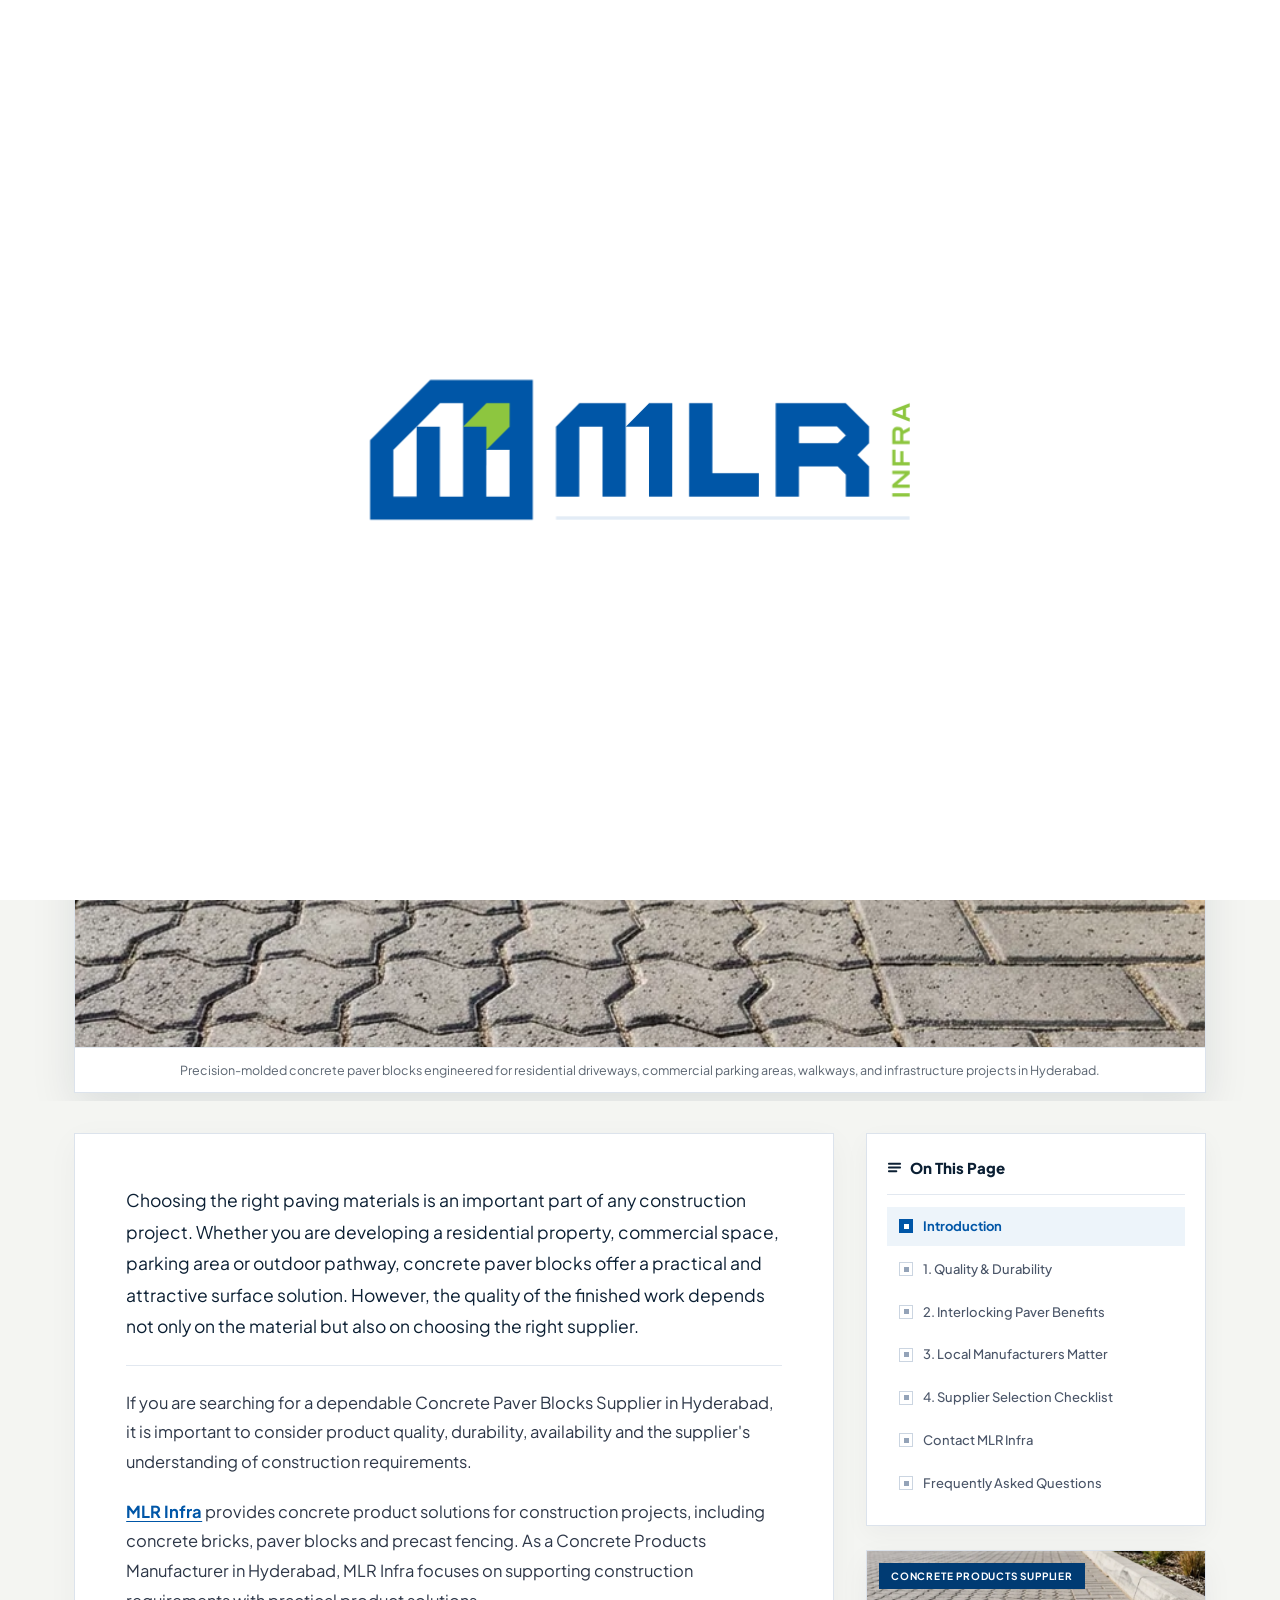
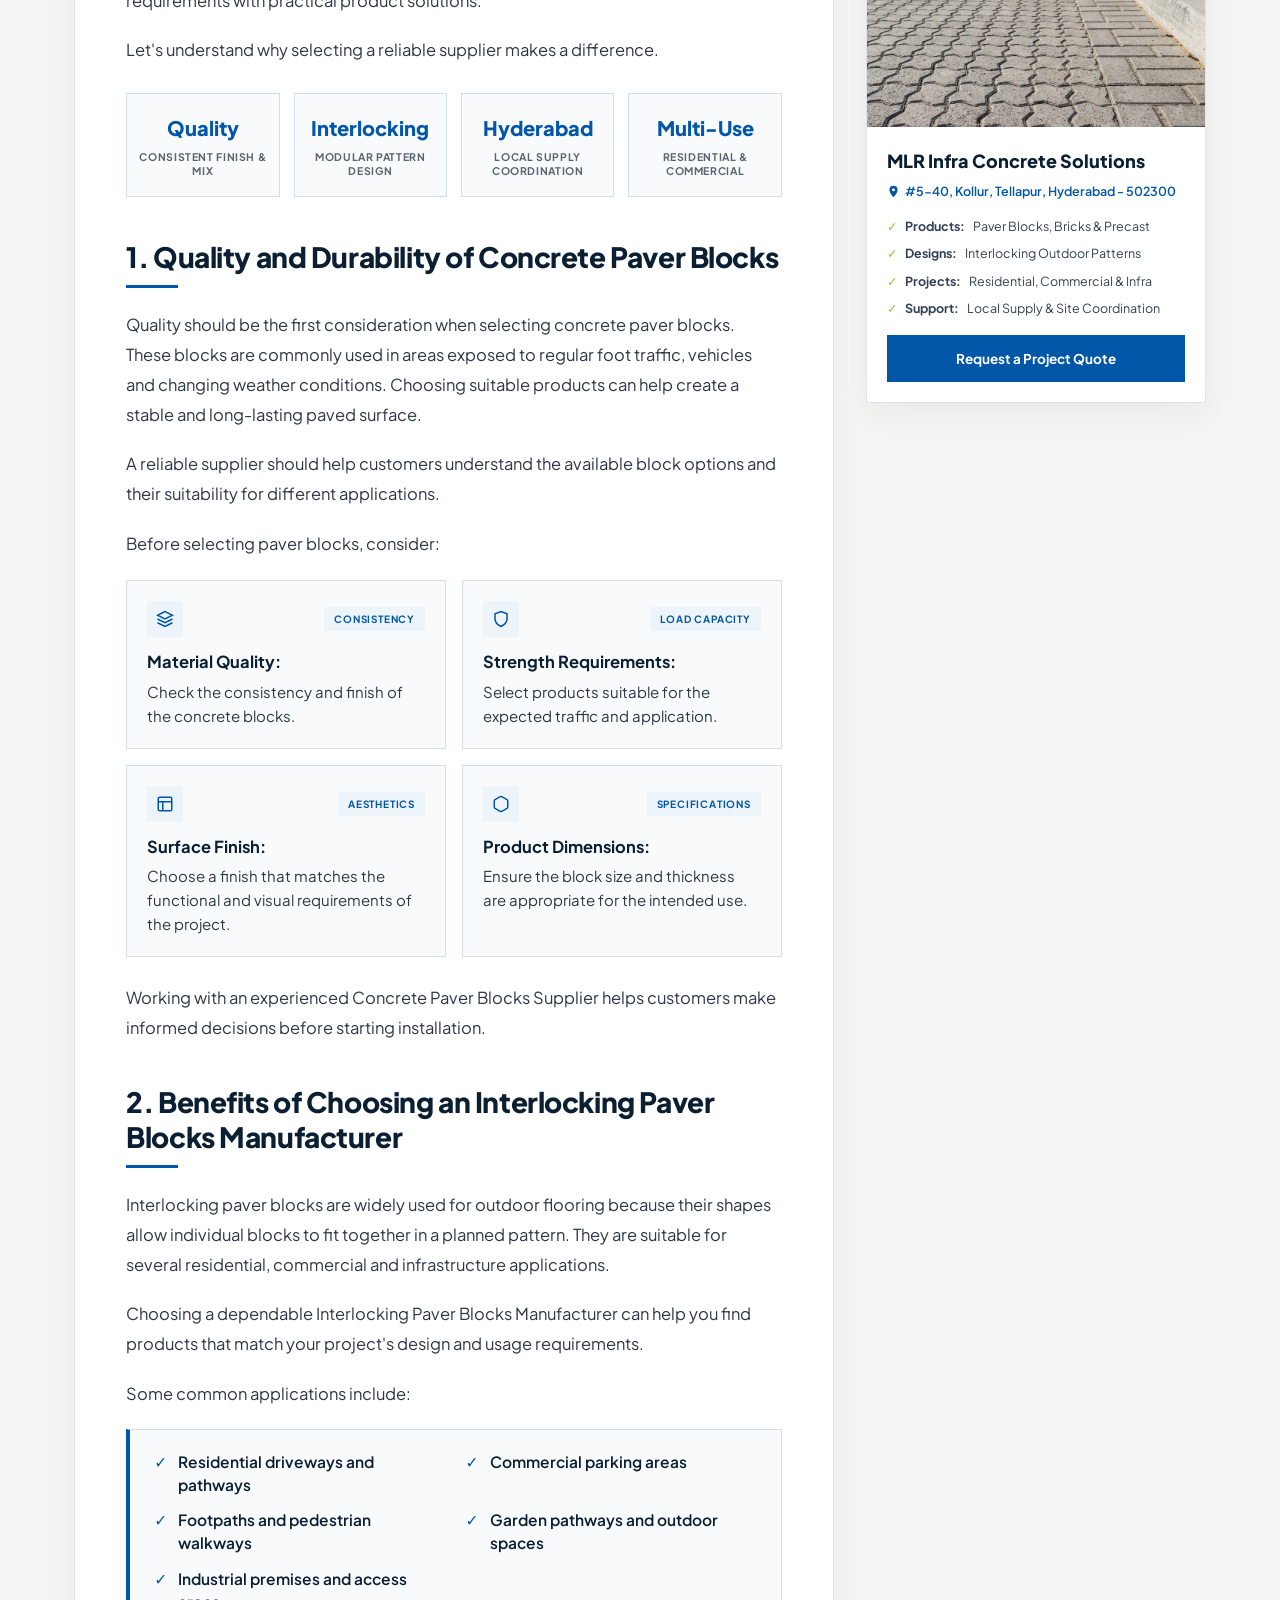
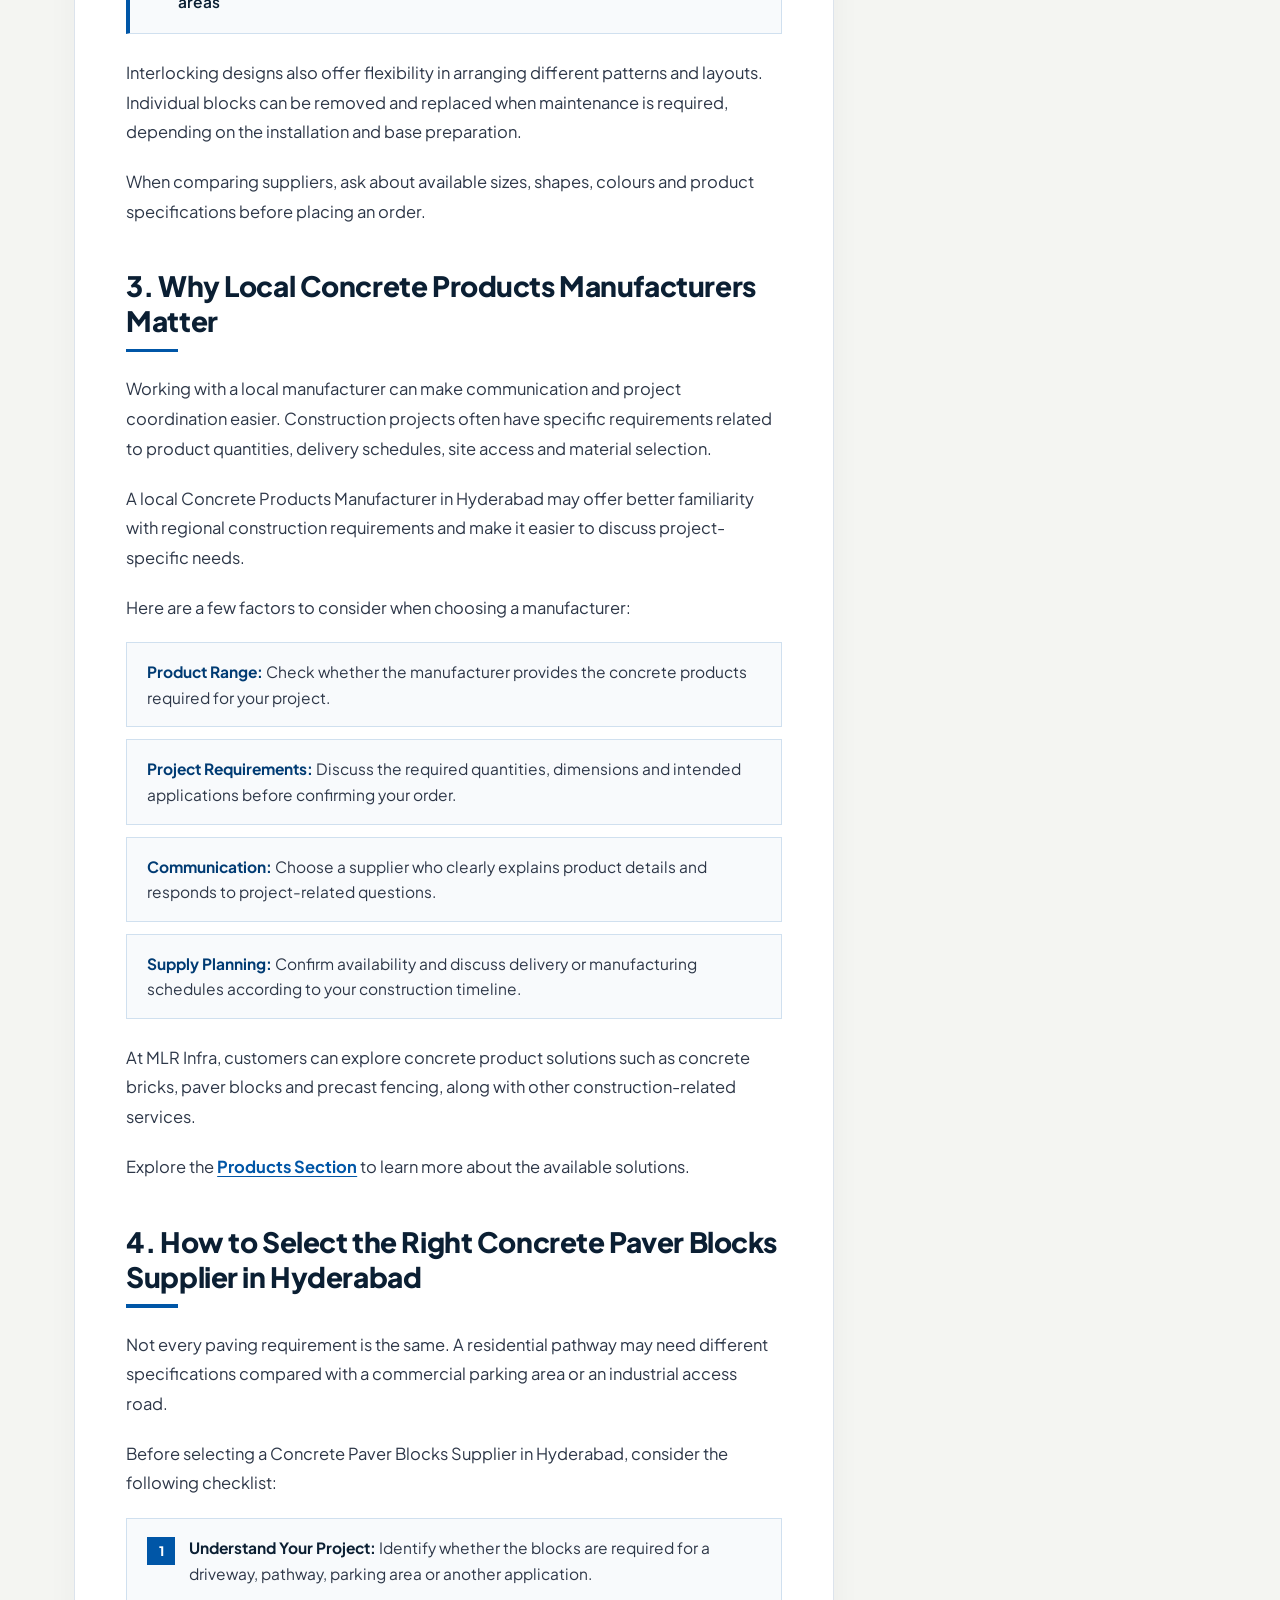
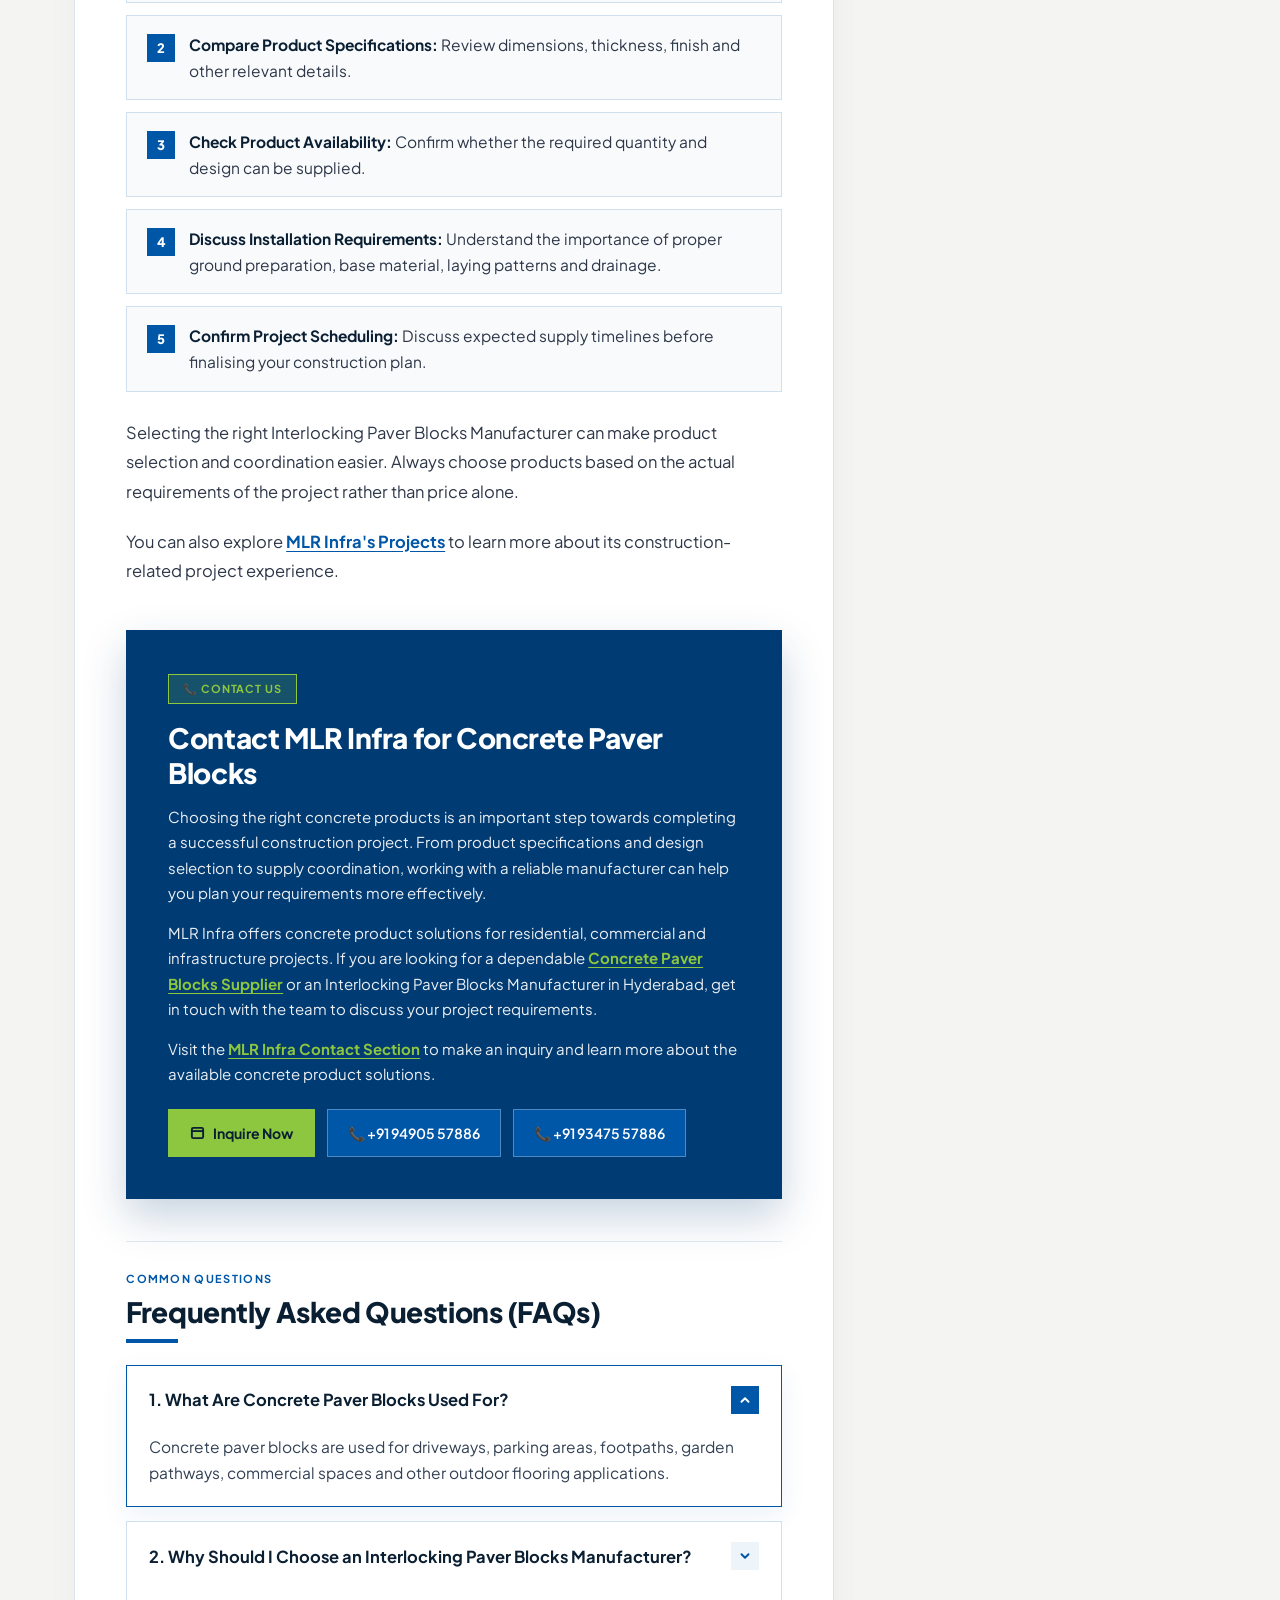
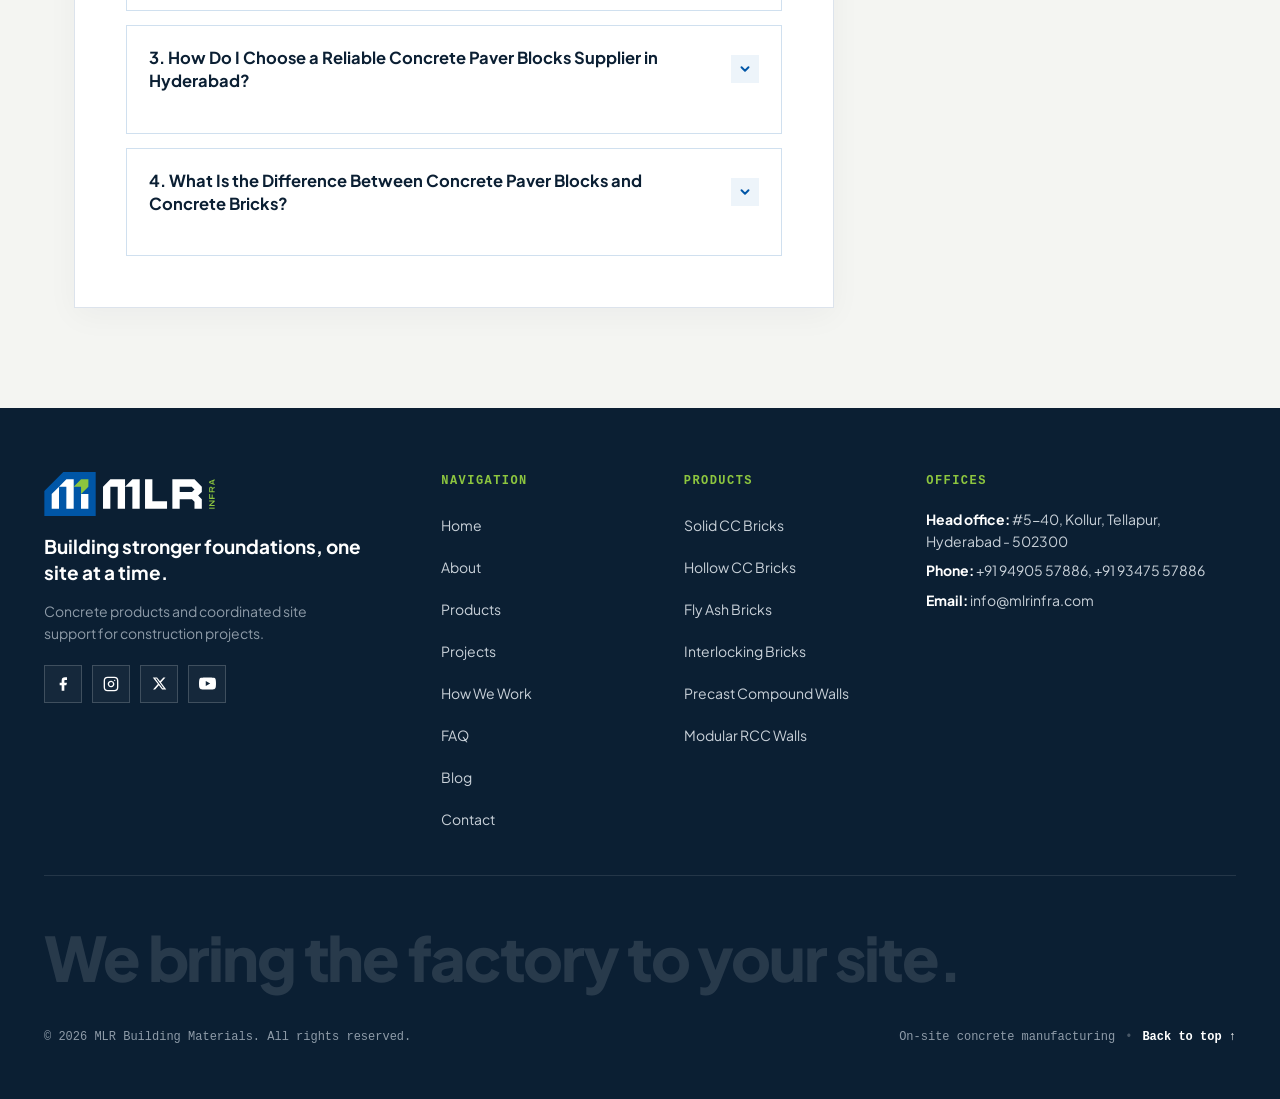
<file: reliable-concrete-paver-blocks-supplier-hyderabad.html>
<!DOCTYPE html>
<html lang="en" class="is-loading">

<head>
  <meta name="google-site-verification" content="Per1ykr1Ec8-plLlOXUkdRUyiqHVOrGWuBBB0OksPsI" />
  <!-- Google Tag Manager -->
  <script>(function(w,d,s,l,i){w[l]=w[l]||[];w[l].push({'gtm.start':
  new Date().getTime(),event:'gtm.js'});var f=d.getElementsByTagName(s)[0],
  j=d.createElement(s),dl=l!='dataLayer'?'&l='+l:'';j.async=true;j.src=
  'https://www.googletagmanager.com/gtm.js?id='+i+dl;f.parentNode.insertBefore(j,f);
  })(window,document,'script','dataLayer','GTM-TPG2HS79');</script>
  <!-- End Google Tag Manager -->
  <!-- Microsoft Clarity -->
  <script type="text/javascript">
    (function(c,l,a,r,i,t,y){
        c[a]=c[a]||function(){(c[a].q=c[a].q||[]).push(arguments)};
        t=l.createElement(r);t.async=1;t.src="https://www.clarity.ms/tag/"+i;
        y=l.getElementsByTagName(r)[0];y.parentNode.insertBefore(t,y);
    })(window, document, "clarity", "script", "z9swehgft9");
  </script>
  <!-- End Microsoft Clarity -->
  <meta charset="UTF-8">
  <meta name="viewport" content="width=device-width, initial-scale=1.0">
  <title>Concrete Paver Blocks Supplier in Hyderabad | MLR Infra</title>
  <meta name="description"
    content="Choose a reliable concrete paver blocks supplier in Hyderabad. Discover quality, durability, design options and construction solutions from MLR Infra.">
  <meta name="robots" content="index, follow">
  <link rel="canonical" href="https://mlrinfra.com/reliable-concrete-paver-blocks-supplier-hyderabad/" />
  <meta name="theme-color" content="#0056A7">
  <link rel="icon" type="image/svg+xml" href="assets/mlr-favicon.svg">
  <link rel="icon" type="image/png" href="assets/mlr-favicon.png">
  <link rel="shortcut icon" href="assets/mlr-favicon.png">
  <link rel="apple-touch-icon" href="assets/mlr-favicon.png">

  <!-- Open Graph -->
  <meta property="og:type" content="article">
  <meta property="og:title" content="Concrete Paver Blocks Supplier in Hyderabad | MLR Infra">
  <meta property="og:description"
    content="Choose a reliable concrete paver blocks supplier in Hyderabad. Discover quality, durability, design options and construction solutions from MLR Infra.">
  <meta property="og:url" content="https://mlrinfra.com/reliable-concrete-paver-blocks-supplier-hyderabad/">
  <meta property="og:image" content="https://mlrinfra.com/assets/fresh-paver-blocks.webp">

  <!-- Google Fonts: Archivo, Plus Jakarta Sans, JetBrains Mono -->
  <link rel="preconnect" href="https://fonts.googleapis.com">
  <link rel="preconnect" href="https://fonts.gstatic.com" crossorigin>
  <link
    href="https://fonts.googleapis.com/css2?family=Archivo:ital,wdth,wght@0,100..125,600..800;1,100..125,600..800&family=JetBrains+Mono:wght@500;600&family=Plus+Jakarta+Sans:wght@400;500;600;700&display=swap"
    rel="stylesheet">

  <!-- Custom Styles -->
  <link rel="stylesheet" href="styles.css?v=17">

  <!-- Article Schema Code -->
  <script type="application/ld+json">
{
  "@context": "https://schema.org",
  "@type": "Article",
  "headline": "Why Choose a Reliable Concrete Paver Blocks Supplier in Hyderabad?",
  "description": "Learn how to choose a reliable concrete paver blocks supplier in Hyderabad and understand the benefits of quality concrete paver blocks for construction projects.",
  "keywords": [
    "Concrete Products Manufacturer in Hyderabad",
    "Interlocking Paver Blocks Manufacturer",
    "Concrete Paver Blocks Supplier"
  ],
  "author": {
    "@type": "Organization",
    "name": "MLR Infra"
  },
  "publisher": {
    "@type": "Organization",
    "name": "MLR Infra",
    "url": "https://mlrinfra.com/"
  },
  "mainEntityOfPage": {
    "@type": "WebPage",
    "@id": "https://mlrinfra.com/reliable-concrete-paver-blocks-supplier-hyderabad/"
  },
  "datePublished": "2026-11-10",
  "dateModified": "2026-11-10"
}
  </script>

  <!-- FAQ Schema Code -->
  <script type="application/ld+json">
{
  "@context": "https://schema.org",
  "@type": "FAQPage",
  "mainEntity": [
    {
      "@type": "Question",
      "name": "What are concrete paver blocks used for?",
      "acceptedAnswer": {
        "@type": "Answer",
        "text": "Concrete paver blocks are used for driveways, parking areas, footpaths, garden pathways, commercial spaces and other outdoor flooring applications."
      }
    },
    {
      "@type": "Question",
      "name": "Why should I choose an interlocking paver blocks manufacturer?",
      "acceptedAnswer": {
        "@type": "Answer",
        "text": "A suitable manufacturer can help you select interlocking block designs, sizes and specifications according to your project requirements."
      }
    },
    {
      "@type": "Question",
      "name": "How do I choose a reliable concrete paver blocks supplier in Hyderabad?",
      "acceptedAnswer": {
        "@type": "Answer",
        "text": "Check product quality, dimensions, finish, availability, supply planning and the supplier's ability to understand your construction requirements."
      }
    },
    {
      "@type": "Question",
      "name": "What is the difference between concrete paver blocks and concrete bricks?",
      "acceptedAnswer": {
        "@type": "Answer",
        "text": "Concrete paver blocks are mainly designed for paving outdoor surfaces, while concrete bricks are commonly used in construction applications such as walls and other structures. Their dimensions and intended uses differ."
      }
    }
  ]
}
  </script>
</head>

<body class="blog-page-body">
  <!-- ============ MLR PRELOADER ============ -->
  <div id="mlr-preloader" role="status" aria-label="Loading">
    <svg class="mlr-logo" viewBox="182 185 596 170" xmlns="http://www.w3.org/2000/svg" aria-hidden="true">
      <defs>
        <clipPath id="mlrWordClip"><rect x="385" y="216" width="345" height="106"/></clipPath>
        <clipPath id="mlrTrackClip"><rect x="390.56" y="340.5" width="376.47" height="3.91"/></clipPath>
      </defs>

      <!-- emblem -->
      <polygon class="mlr-frame" fill="#0056A7" points="256.73,195.59 192.73,259.58 192.73,344.41 365.88,344.41 365.88,195.59"/>
      <polygon class="mlr-bar b1" fill="#fff" points="217.49,270 217.45,319.69 242.19,319.69 242.25,245.15"/>
      <polygon class="mlr-bar b2" fill="#fff" points="267.01,220.31 242.25,245.15 266.99,245.15 266.93,319.69 291.66,319.69 291.75,220.31"/>
      <polygon class="mlr-bar b3" fill="#fff" points="316.45,270 316.4,319.69 341.14,319.69 341.18,270"/>
      <polygon class="mlr-arrow" fill="#8DC63F" points="316.49,220.31 291.73,245.15 316.47,245.15 316.45,270 341.2,245.15 341.23,220.31"/>

      <!-- wordmark -->
      <g clip-path="url(#mlrWordClip)" fill="#0056A7">
        <polygon class="mlr-ltr m1" points="440.13,220.31 415.34,220.31 390.58,245.15 390.57,319.69 415.31,319.69 415.38,245.15 440.11,245.15 440.05,319.69 464.79,319.69 464.87,220.31"/>
        <polygon class="mlr-ltr m2" points="514.35,220.31 489.61,220.31 464.85,245.15 489.59,245.15 489.53,319.69 514.26,319.69"/>
        <polygon class="mlr-ltr l" points="557.05,294.85 557.07,220.31 532.33,220.31 532.25,319.69 606.47,319.69 606.53,294.85"/>
        <path class="mlr-ltr r" d="M711.44,275.27l12.37-12.37l0-17.8l-24.87-24.78l-74.49-0.02h-0.02v67.37v32.01h24.74l0.01-32.01l41.3,0.01
          l8.58,8.6l-0.01,23.4h24.74l0.01-31.99h0.01v-0.02L711.44,275.27z M699.07,254.53l-8.41,8.43l-41.48-0.01l0-17.89l40.46,0.01
          l9.43,9.44V254.53z"/>
      </g>

      <!-- INFRA (bottom to top: I N F R A) -->
      <g fill="#8DC63F">
        <path class="mlr-inf" d="M767.03,319.69h-18.49v-3.52h18.49V319.69z"/>
        <path class="mlr-inf" d="M767.03,310.45h-18.49v-3.56l13.29-11.13h-13.29v-3.52h18.49v3.56l-13.32,11.13h13.32V310.45z"/>
        <path class="mlr-inf" d="M767.03,286.5h-18.49v-16.81h3.36v13.29h5.12v-11.57h3.36v11.57h6.65V286.5z"/>
        <path class="mlr-inf" d="M767.03,263.97h-18.49v-13.18c0-1.63,0.48-2.89,1.45-3.79c0.97-0.9,2.43-1.35,4.4-1.35
          c1.67,0,2.98,0.33,3.93,0.99c0.95,0.66,1.54,1.6,1.78,2.82l6.93-3.63v4l-6.8,3.37v7.26h6.8V263.97z M751.9,251.2v9.24h4.94
          l0.03-9.24c0-0.65-0.19-1.14-0.57-1.48c-0.38-0.34-1.02-0.52-1.91-0.52c-0.91,0-1.56,0.17-1.93,0.52
          C752.08,250.06,751.9,250.56,751.9,251.2z"/>
        <path class="mlr-inf" d="M767.03,239.91l-18.49-7.08v-5.43l18.49-7.08v3.83l-3.9,1.5v8.95l3.9,1.5V239.91z M759.76,233.31v-6.4
          l-7.99,3.06v0.29L759.76,233.31z"/>
      </g>

      <!-- loading track -->
      <g clip-path="url(#mlrTrackClip)">
        <rect class="mlr-track" x="390.56" y="340.5" width="376.47" height="3.91" fill="#E3ECF6"/>
        <rect class="mlr-sweep" x="390.56" y="340.5" width="90" height="3.91" fill="#8DC63F"/>
      </g>
    </svg>
  </div>

  <script>
    /* Plays the full MLR logo animation (2600ms) and then reveals the blog article. */
    (function () {
      var el = document.getElementById('mlr-preloader');
      var start = performance.now();
      var MIN_SHOW = 2600;
      var finished = false;
      function done() {
        if (finished) return;
        finished = true;
        var delay = Math.max(0, MIN_SHOW - (performance.now() - start));
        setTimeout(function () {
          if (el) el.classList.add('is-done');
          document.documentElement.classList.remove('is-loading');
          if (window.lenis) window.lenis.start();
        }, delay);
      }
      if (document.readyState === 'complete') done();
      else window.addEventListener('load', done);
      setTimeout(done, 3200);
      window.MLRPreloader = { done: done };
    })();
  </script>

  <!-- Google Tag Manager (noscript) -->
  <noscript><iframe src="https://www.googletagmanager.com/ns.html?id=GTM-TPG2HS79"
  height="0" width="0" style="display:none;visibility:hidden"></iframe></noscript>
  <!-- End Google Tag Manager (noscript) -->

  <!-- Top Reading Progress Bar -->
  <div class="blog-reading-progress" aria-hidden="true">
    <div class="blog-reading-progress-fill" id="blogReadingProgressFill"></div>
  </div>

  <!-- Accessible Skip Link -->
  <a href="#article-main" class="skip-link">Skip to main content</a>

  <!-- =========================================================================
       NAVIGATION
       ========================================================================= -->
  <header class="site-header" id="siteHeader">
    <div class="nav-container">
      <a href="index.html" class="nav-brand" aria-label="MLR Infra Building Materials Home">
        <img src="assets/mlr-logo.svg?v=4" alt="MLR Infra Building Materials" class="nav-logo-img">
      </a>

      <!-- Desktop Navigation Menu -->
      <nav class="nav-desktop" aria-label="Main Navigation">
        <ul class="nav-menu" id="desktopNav">
          <li><a href="index.html#home" class="nav-link">Home</a></li>
          <li><a href="index.html#about" class="nav-link">About</a></li>
          <li><a href="index.html#products" class="nav-link">Products</a></li>
          <li><a href="index.html#projects" class="nav-link">Projects</a></li>
          <li><a href="index.html#how-we-work" class="nav-link">How We Work</a></li>
          <li><a href="index.html#faq" class="nav-link">FAQ</a></li>
        </ul>
      </nav>

      <!-- Center Section Indicator (Collapsed Pill on Scroll) -->
      <div class="nav-center-indicator" id="navCenterIndicator" aria-label="Current Section">
        <div class="nav-indicator-roller" id="navIndicatorRoller">
          <span class="nav-indicator-text current" id="navIndicatorText">Blog</span>
        </div>
      </div>

      <!-- Right Nav Actions: Contact CTA -->
      <div class="nav-right">
        <a href="index.html#contact" class="btn btn-primary" id="navGetQuoteBtn" aria-label="Contact MLR">
          <span class="btn-label">Contact</span>
          <span class="btn-arrow-block" aria-hidden="true">
            <svg viewBox="0 0 16 16" width="14" height="14" fill="none" stroke="currentColor" stroke-width="2.5"
              stroke-linecap="round" stroke-linejoin="round">
              <line x1="3" y1="8" x2="13" y2="8"></line>
              <polyline points="9 4 13 8 9 12"></polyline>
            </svg>
          </span>
        </a>

        <!-- Mobile Drawer Toggle Button -->
        <button class="nav-toggle-btn" id="mobileNavToggle" aria-label="Toggle navigation menu" aria-expanded="false"
          aria-controls="mobileNavDrawer">
          <span></span>
          <span></span>
          <span></span>
        </button>
      </div>
    </div>
  </header>

  <!-- Mobile Drawer Menu -->
  <nav class="mobile-nav-drawer" id="mobileNavDrawer" aria-label="Mobile Drawer Navigation">
    <a href="index.html#home" class="mobile-nav-link">Home</a>
    <a href="index.html#about" class="mobile-nav-link">About</a>
    <a href="index.html#products" class="mobile-nav-link">Products</a>
    <a href="index.html#projects" class="mobile-nav-link">Projects</a>
    <a href="index.html#how-we-work" class="mobile-nav-link">How We Work</a>
    <a href="index.html#faq" class="mobile-nav-link">FAQ</a>
    <a href="blog.html" class="mobile-nav-link active">Blog</a>
  </nav>

  <main id="article-main">
    <!-- =========================================================================
         ARTICLE HEADER SECTION (Vara Reference Layout)
         ========================================================================= -->
    <section class="blog-header-section">
      <div class="blog-article-container">
        <div class="blog-header-inner">
          <!-- Breadcrumb -->
          <nav class="blog-breadcrumb" aria-label="Breadcrumb">
            <a href="index.html" class="breadcrumb-home">
              <svg viewBox="0 0 16 16" width="14" height="14" fill="currentColor" aria-hidden="true">
                <path d="M8 1.5l6.5 5.5v7a1 1 0 0 1-1 1h-4v-4.5h-3V15h-4a1 1 0 0 1-1-1V7L8 1.5z"/>
              </svg>
              Home
            </a>
            <span class="breadcrumb-sep" aria-hidden="true">&rsaquo;</span>
            <a href="blog.html">Blog</a>
            <span class="breadcrumb-sep" aria-hidden="true">&rsaquo;</span>
            <span class="breadcrumb-current" aria-current="page">Concrete Paver Blocks Supplier in Hyderabad</span>
          </nav>

          <!-- Category Badge + Read Time -->
          <div class="blog-meta-top">
            <span class="blog-category-pill">
              <span class="pill-dot" aria-hidden="true"></span>
              CONCRETE PAVER BLOCKS &amp; OUTDOOR FLOORING
            </span>
            <span class="blog-read-time">
              <svg viewBox="0 0 16 16" width="14" height="14" fill="none" stroke="currentColor" stroke-width="1.6" aria-hidden="true">
                <circle cx="8" cy="8" r="6.2"/>
                <polyline points="8 4.5 8 8 10.5 9.5"/>
              </svg>
              5 min read
            </span>
          </div>

          <!-- Article H1 Title -->
          <h1 class="blog-post-title">
            Why Choose a Reliable Concrete Paver Blocks Supplier in Hyderabad?
          </h1>

          <!-- Article Lead Subtitle -->
          <p class="blog-post-subtitle">
            Choose a reliable concrete paver blocks supplier in Hyderabad. Discover quality, durability, design options and construction solutions from MLR Infra.
          </p>

          <!-- Author & Share Bar -->
          <div class="blog-author-bar">
            <div class="blog-author-left">
              <div class="blog-author-avatar">
                <img src="assets/mlr-logo.svg?v=4" alt="MLR Infra" width="76" height="22">
              </div>
              <div class="blog-author-info">
                <div class="blog-author-name-row">
                  <span class="blog-author-name">MLR Infra</span>
                  <span class="blog-verified-badge" title="Verified Manufacturer" aria-label="Verified Manufacturer">&#10003;</span>
                </div>
                <span class="blog-author-role">Concrete Products Manufacturer &bull; Hyderabad</span>
              </div>
            </div>

            <div class="blog-author-right">
              <span class="blog-pub-date">
                <svg viewBox="0 0 16 16" width="14" height="14" fill="none" stroke="currentColor" stroke-width="1.6" aria-hidden="true">
                  <rect x="2" y="3" width="12" height="11" rx="1.5"/>
                  <line x1="2" y1="6.5" x2="14" y2="6.5"/>
                  <line x1="5" y1="1.5" x2="5" y2="4"/>
                  <line x1="11" y1="1.5" x2="11" y2="4"/>
                </svg>
                November 10, 2026
              </span>

              <div class="blog-share-group" aria-label="Share this article">
                <a href="https://api.whatsapp.com/send?text=Why%20Choose%20a%20Reliable%20Concrete%20Paver%20Blocks%20Supplier%20in%20Hyderabad%3F%20https%3A%2F%2Fmlrinfra.com%2Freliable-concrete-paver-blocks-supplier-hyderabad%2F"
                  target="_blank" rel="noopener noreferrer" class="blog-share-btn" aria-label="Share on WhatsApp" title="Share on WhatsApp">
                  <svg viewBox="0 0 24 24" width="15" height="15" fill="none" stroke="currentColor" stroke-width="2" stroke-linecap="round" stroke-linejoin="round"><path d="M21 11.5a8.38 8.38 0 0 1-.9 3.8 8.5 8.5 0 0 1-7.6 4.7 8.38 8.38 0 0 1-3.8-.9L3 21l1.9-5.7a8.38 8.38 0 0 1-.9-3.8 8.5 8.5 0 0 1 4.7-7.6 8.38 8.38 0 0 1 3.8-.9h.5a8.48 8.48 0 0 1 8 8v.5z"/></svg>
                </a>
                <a href="https://www.linkedin.com/sharing/share-offsite/?url=https%3A%2F%2Fmlrinfra.com%2Freliable-concrete-paver-blocks-supplier-hyderabad%2F"
                  target="_blank" rel="noopener noreferrer" class="blog-share-btn" aria-label="Share on LinkedIn" title="Share on LinkedIn">
                  <svg viewBox="0 0 24 24" width="15" height="15" fill="none" stroke="currentColor" stroke-width="2" stroke-linecap="round" stroke-linejoin="round"><path d="M16 8a6 6 0 0 1 6 6v7h-4v-7a2 2 0 0 0-2-2 2 2 0 0 0-2 2v7h-4v-7a6 6 0 0 1 6-6z"/><rect x="2" y="9" width="4" height="12"/><circle cx="4" cy="4" r="2"/></svg>
                </a>
                <a href="https://www.facebook.com/sharer/sharer.php?u=https%3A%2F%2Fmlrinfra.com%2Freliable-concrete-paver-blocks-supplier-hyderabad%2F"
                  target="_blank" rel="noopener noreferrer" class="blog-share-btn" aria-label="Share on Facebook" title="Share on Facebook">
                  <svg viewBox="0 0 24 24" width="15" height="15" fill="none" stroke="currentColor" stroke-width="2" stroke-linecap="round" stroke-linejoin="round"><path d="M18 2h-3a5 5 0 0 0-5 5v3H7v4h3v8h4v-8h3l1-4h-4V7a1 1 0 0 1 1-1h3z"/></svg>
                </a>
                <a href="https://twitter.com/intent/tweet?text=Why%20Choose%20a%20Reliable%20Concrete%20Paver%20Blocks%20Supplier%20in%20Hyderabad%3F&url=https%3A%2F%2Fmlrinfra.com%2Freliable-concrete-paver-blocks-supplier-hyderabad%2F"
                  target="_blank" rel="noopener noreferrer" class="blog-share-btn" aria-label="Share on X" title="Share on X">
                  <svg viewBox="0 0 24 24" width="14" height="14" fill="currentColor"><path d="M18.244 2.25h3.308l-7.227 8.26 8.502 11.24H16.17l-5.214-6.817L4.99 21.75H1.68l7.73-8.835L1.254 2.25H8.08l4.713 6.231zm-1.161 17.52h1.833L7.084 4.126H5.117z"/></svg>
                </a>
                <button type="button" class="blog-share-btn" id="copyArticleLinkBtn" aria-label="Copy article link" title="Copy link">
                  <svg viewBox="0 0 24 24" width="15" height="15" fill="none" stroke="currentColor" stroke-width="2" stroke-linecap="round" stroke-linejoin="round"><path d="M10 13a5 5 0 0 0 7.54.54l3-3a5 5 0 0 0-7.07-7.07l-1.72 1.71"/><path d="M14 11a5 5 0 0 0-7.54-.54l-3 3a5 5 0 0 0 7.07 7.07l1.71-1.71"/></svg>
                </button>
              </div>
            </div>
          </div>
        </div>
      </div>
    </section>

    <!-- =========================================================================
         FEATURED HERO IMAGE SECTION
         ========================================================================= -->
    <section class="blog-featured-section">
      <div class="blog-article-container">
        <div class="blog-featured-frame" data-skeleton="Concrete Paver Blocks">
          <img src="assets/fresh-paver-blocks.webp"
            alt="Concrete Paver Blocks Supplier in Hyderabad - High-Strength Interlocking Paver Blocks by MLR Infra"
            width="1200" height="640" loading="eager" fetchpriority="high" decoding="async">
          <div class="blog-featured-caption">
            <span>Precision-molded concrete paver blocks engineered for residential driveways, commercial parking areas, walkways, and infrastructure projects in Hyderabad.</span>
          </div>
        </div>
      </div>
    </section>

    <!-- =========================================================================
         ARTICLE BODY + STICKY SIDEBAR (Vara Two-Column Layout)
         ========================================================================= -->
    <section class="blog-body-section">
      <div class="blog-article-container">
        <div class="blog-layout-grid">

          <!-- LEFT COLUMN: MAIN ARTICLE CONTENT -->
          <article class="blog-article-content">

            <!-- INTRODUCTION -->
            <div id="introduction" class="blog-section-anchor">
              <p class="blog-lead-paragraph">
                Choosing the right paving materials is an important part of any construction project. Whether you are developing a residential property, commercial space, parking area or outdoor pathway, concrete paver blocks offer a practical and attractive surface solution. However, the quality of the finished work depends not only on the material but also on choosing the right supplier.
              </p>

              <p>
                If you are searching for a dependable Concrete Paver Blocks Supplier in Hyderabad, it is important to consider product quality, durability, availability and the supplier's understanding of construction requirements.
              </p>

              <p>
                <a href="index.html" class="blog-inline-link">MLR Infra</a> provides concrete product solutions for construction projects, including concrete bricks, paver blocks and precast fencing. As a Concrete Products Manufacturer in Hyderabad, MLR Infra focuses on supporting construction requirements with practical product solutions.
              </p>

              <p>
                Let's understand why selecting a reliable supplier makes a difference.
              </p>

              <!-- 4-Card Key Highlights Strip (Vara Reference Style) -->
              <div class="blog-stats-grid" aria-label="Concrete Paver Block Key Highlights">
                <div class="blog-stat-card">
                  <div class="blog-stat-value">Quality</div>
                  <div class="blog-stat-label">CONSISTENT FINISH &amp; MIX</div>
                </div>
                <div class="blog-stat-card">
                  <div class="blog-stat-value">Interlocking</div>
                  <div class="blog-stat-label">MODULAR PATTERN DESIGN</div>
                </div>
                <div class="blog-stat-card">
                  <div class="blog-stat-value">Hyderabad</div>
                  <div class="blog-stat-label">LOCAL SUPPLY COORDINATION</div>
                </div>
                <div class="blog-stat-card">
                  <div class="blog-stat-value">Multi-Use</div>
                  <div class="blog-stat-label">RESIDENTIAL &amp; COMMERCIAL</div>
                </div>
              </div>
            </div>

            <!-- SECTION 1 -->
            <div id="quality-durability" class="blog-section-anchor">
              <h2>1. Quality and Durability of Concrete Paver Blocks</h2>

              <p>
                Quality should be the first consideration when selecting concrete paver blocks. These blocks are commonly used in areas exposed to regular foot traffic, vehicles and changing weather conditions. Choosing suitable products can help create a stable and long-lasting paved surface.
              </p>

              <p>
                A reliable supplier should help customers understand the available block options and their suitability for different applications.
              </p>

              <p>
                Before selecting paver blocks, consider:
              </p>

              <ul class="blog-feature-cards-list">
                <li class="blog-feature-card">
                  <div class="blog-feature-card-top">
                    <span class="blog-feature-icon" aria-hidden="true">
                      <svg viewBox="0 0 24 24" width="18" height="18" fill="none" stroke="currentColor" stroke-width="2"><path d="M12 2L2 7l10 5 10-5-10-5z"/><path d="M2 17l10 5 10-5"/><path d="M2 12l10 5 10-5"/></svg>
                    </span>
                    <span class="blog-feature-tag">CONSISTENCY</span>
                  </div>
                  <strong>Material Quality:</strong> Check the consistency and finish of the concrete blocks.
                </li>
                <li class="blog-feature-card">
                  <div class="blog-feature-card-top">
                    <span class="blog-feature-icon" aria-hidden="true">
                      <svg viewBox="0 0 24 24" width="18" height="18" fill="none" stroke="currentColor" stroke-width="2"><path d="M12 22s8-4 8-10V5l-8-3-8 3v7c0 6 8 10 8 10z"/></svg>
                    </span>
                    <span class="blog-feature-tag">LOAD CAPACITY</span>
                  </div>
                  <strong>Strength Requirements:</strong> Select products suitable for the expected traffic and application.
                </li>
                <li class="blog-feature-card">
                  <div class="blog-feature-card-top">
                    <span class="blog-feature-icon" aria-hidden="true">
                      <svg viewBox="0 0 24 24" width="18" height="18" fill="none" stroke="currentColor" stroke-width="2"><rect x="3" y="3" width="18" height="18" rx="2"/><path d="M3 9h18"/><path d="M9 21V9"/></svg>
                    </span>
                    <span class="blog-feature-tag">AESTHETICS</span>
                  </div>
                  <strong>Surface Finish:</strong> Choose a finish that matches the functional and visual requirements of the project.
                </li>
                <li class="blog-feature-card">
                  <div class="blog-feature-card-top">
                    <span class="blog-feature-icon" aria-hidden="true">
                      <svg viewBox="0 0 24 24" width="18" height="18" fill="none" stroke="currentColor" stroke-width="2"><path d="M21 16V8a2 2 0 0 0-1-1.73l-7-4a2 2 0 0 0-2 0l-7 4A2 2 0 0 0 3 8v8a2 2 0 0 0 1 1.73l7 4a2 2 0 0 0 2 0l7-4A2 2 0 0 0 21 16z"/></svg>
                    </span>
                    <span class="blog-feature-tag">SPECIFICATIONS</span>
                  </div>
                  <strong>Product Dimensions:</strong> Ensure the block size and thickness are appropriate for the intended use.
                </li>
              </ul>

              <p>
                Working with an experienced Concrete Paver Blocks Supplier helps customers make informed decisions before starting installation.
              </p>
            </div>

            <!-- SECTION 2 -->
            <div id="interlocking-benefits" class="blog-section-anchor">
              <h2>2. Benefits of Choosing an Interlocking Paver Blocks Manufacturer</h2>

              <p>
                Interlocking paver blocks are widely used for outdoor flooring because their shapes allow individual blocks to fit together in a planned pattern. They are suitable for several residential, commercial and infrastructure applications.
              </p>

              <p>
                Choosing a dependable Interlocking Paver Blocks Manufacturer can help you find products that match your project's design and usage requirements.
              </p>

              <p>
                Some common applications include:
              </p>

              <ul class="blog-applications-list">
                <li>Residential driveways and pathways</li>
                <li>Commercial parking areas</li>
                <li>Footpaths and pedestrian walkways</li>
                <li>Garden pathways and outdoor spaces</li>
                <li>Industrial premises and access areas</li>
              </ul>

              <p>
                Interlocking designs also offer flexibility in arranging different patterns and layouts. Individual blocks can be removed and replaced when maintenance is required, depending on the installation and base preparation.
              </p>

              <p>
                When comparing suppliers, ask about available sizes, shapes, colours and product specifications before placing an order.
              </p>
            </div>

            <!-- SECTION 3 -->
            <div id="local-manufacturers" class="blog-section-anchor">
              <h2>3. Why Local Concrete Products Manufacturers Matter</h2>

              <p>
                Working with a local manufacturer can make communication and project coordination easier. Construction projects often have specific requirements related to product quantities, delivery schedules, site access and material selection.
              </p>

              <p>
                A local Concrete Products Manufacturer in Hyderabad may offer better familiarity with regional construction requirements and make it easier to discuss project-specific needs.
              </p>

              <p>
                Here are a few factors to consider when choosing a manufacturer:
              </p>

              <div class="blog-factors-stack">
                <div class="blog-factor-item">
                  <p><strong>Product Range:</strong> Check whether the manufacturer provides the concrete products required for your project.</p>
                </div>
                <div class="blog-factor-item">
                  <p><strong>Project Requirements:</strong> Discuss the required quantities, dimensions and intended applications before confirming your order.</p>
                </div>
                <div class="blog-factor-item">
                  <p><strong>Communication:</strong> Choose a supplier who clearly explains product details and responds to project-related questions.</p>
                </div>
                <div class="blog-factor-item">
                  <p><strong>Supply Planning:</strong> Confirm availability and discuss delivery or manufacturing schedules according to your construction timeline.</p>
                </div>
              </div>

              <p>
                At MLR Infra, customers can explore concrete product solutions such as concrete bricks, paver blocks and precast fencing, along with other construction-related services.
              </p>

              <p>
                Explore the <a href="index.html#products" class="blog-inline-link">Products Section</a> to learn more about the available solutions.
              </p>
            </div>

            <!-- SECTION 4 -->
            <div id="how-to-select" class="blog-section-anchor">
              <h2>4. How to Select the Right Concrete Paver Blocks Supplier in Hyderabad</h2>

              <p>
                Not every paving requirement is the same. A residential pathway may need different specifications compared with a commercial parking area or an industrial access road.
              </p>

              <p>
                Before selecting a Concrete Paver Blocks Supplier in Hyderabad, consider the following checklist:
              </p>

              <ol class="blog-numbered-checklist">
                <li>
                  <span class="checklist-num" aria-hidden="true">1</span>
                  <div class="checklist-body">
                    <strong>Understand Your Project:</strong> Identify whether the blocks are required for a driveway, pathway, parking area or another application.
                  </div>
                </li>
                <li>
                  <span class="checklist-num" aria-hidden="true">2</span>
                  <div class="checklist-body">
                    <strong>Compare Product Specifications:</strong> Review dimensions, thickness, finish and other relevant details.
                  </div>
                </li>
                <li>
                  <span class="checklist-num" aria-hidden="true">3</span>
                  <div class="checklist-body">
                    <strong>Check Product Availability:</strong> Confirm whether the required quantity and design can be supplied.
                  </div>
                </li>
                <li>
                  <span class="checklist-num" aria-hidden="true">4</span>
                  <div class="checklist-body">
                    <strong>Discuss Installation Requirements:</strong> Understand the importance of proper ground preparation, base material, laying patterns and drainage.
                  </div>
                </li>
                <li>
                  <span class="checklist-num" aria-hidden="true">5</span>
                  <div class="checklist-body">
                    <strong>Confirm Project Scheduling:</strong> Discuss expected supply timelines before finalising your construction plan.
                  </div>
                </li>
              </ol>

              <p>
                Selecting the right Interlocking Paver Blocks Manufacturer can make product selection and coordination easier. Always choose products based on the actual requirements of the project rather than price alone.
              </p>

              <p>
                You can also explore <a href="index.html#projects" class="blog-inline-link">MLR Infra's Projects</a> to learn more about its construction-related project experience.
              </p>
            </div>

            <!-- CONTACT MLR INFRA DARK CTA BOX (Vara Reference Style) -->
            <div id="contact-mlr" class="blog-cta-box blog-section-anchor">
              <div class="blog-cta-badge">&#128222; CONTACT US</div>
              <h2>Contact MLR Infra for Concrete Paver Blocks</h2>
              <p>
                Choosing the right concrete products is an important step towards completing a successful construction project. From product specifications and design selection to supply coordination, working with a reliable manufacturer can help you plan your requirements more effectively.
              </p>
              <p>
                MLR Infra offers concrete product solutions for residential, commercial and infrastructure projects. If you are looking for a dependable <a href="index.html#products">Concrete Paver Blocks Supplier</a> or an Interlocking Paver Blocks Manufacturer in Hyderabad, get in touch with the team to discuss your project requirements.
              </p>
              <p>
                Visit the <a href="index.html#contact">MLR Infra Contact Section</a> to make an inquiry and learn more about the available concrete product solutions.
              </p>
              <div class="blog-cta-actions">
                <a href="index.html#contact" class="blog-cta-btn-primary">
                  <svg viewBox="0 0 16 16" width="15" height="15" fill="none" stroke="currentColor" stroke-width="2" aria-hidden="true">
                    <rect x="2" y="3" width="12" height="11" rx="1.5"/>
                    <line x1="2" y1="6.5" x2="14" y2="6.5"/>
                  </svg>
                  Inquire Now
                </a>
                <a href="tel:+919490557886" class="blog-cta-btn-secondary">
                  &#128222; +91 94905 57886
                </a>
                <a href="tel:+919347557886" class="blog-cta-btn-secondary">
                  &#128222; +91 93475 57886
                </a>
              </div>
            </div>

            <!-- FREQUENTLY ASKED QUESTIONS (FAQs) -->
            <div id="blog-faq" class="blog-faq-wrapper blog-section-anchor">
              <span class="blog-faq-eyebrow">COMMON QUESTIONS</span>
              <h2>Frequently Asked Questions (FAQs)</h2>

              <div class="blog-faq-list">
                <!-- FAQ 1 -->
                <div class="blog-faq-card">
                  <button class="faq-trigger" aria-expanded="true" aria-controls="blog-faq-ans-1" id="blog-faq-btn-1" type="button">
                    <span class="blog-faq-q">1. What Are Concrete Paver Blocks Used For?</span>
                    <span class="blog-faq-chevron" aria-hidden="true">
                      <svg viewBox="0 0 16 16" width="14" height="14" fill="none" stroke="currentColor" stroke-width="2.2" stroke-linecap="round" stroke-linejoin="round">
                        <polyline points="4 6 8 10 12 6"/>
                      </svg>
                    </span>
                  </button>
                  <div class="faq-panel open" id="blog-faq-ans-1" role="region" aria-labelledby="blog-faq-btn-1">
                    <div class="blog-faq-a">
                      <p>Concrete paver blocks are used for driveways, parking areas, footpaths, garden pathways, commercial spaces and other outdoor flooring applications.</p>
                    </div>
                  </div>
                </div>

                <!-- FAQ 2 -->
                <div class="blog-faq-card">
                  <button class="faq-trigger" aria-expanded="false" aria-controls="blog-faq-ans-2" id="blog-faq-btn-2" type="button">
                    <span class="blog-faq-q">2. Why Should I Choose an Interlocking Paver Blocks Manufacturer?</span>
                    <span class="blog-faq-chevron" aria-hidden="true">
                      <svg viewBox="0 0 16 16" width="14" height="14" fill="none" stroke="currentColor" stroke-width="2.2" stroke-linecap="round" stroke-linejoin="round">
                        <polyline points="4 6 8 10 12 6"/>
                      </svg>
                    </span>
                  </button>
                  <div class="faq-panel" id="blog-faq-ans-2" role="region" aria-labelledby="blog-faq-btn-2">
                    <div class="blog-faq-a">
                      <p>A suitable manufacturer can help you select interlocking block designs, sizes and specifications according to your project requirements.</p>
                    </div>
                  </div>
                </div>

                <!-- FAQ 3 -->
                <div class="blog-faq-card">
                  <button class="faq-trigger" aria-expanded="false" aria-controls="blog-faq-ans-3" id="blog-faq-btn-3" type="button">
                    <span class="blog-faq-q">3. How Do I Choose a Reliable Concrete Paver Blocks Supplier in Hyderabad?</span>
                    <span class="blog-faq-chevron" aria-hidden="true">
                      <svg viewBox="0 0 16 16" width="14" height="14" fill="none" stroke="currentColor" stroke-width="2.2" stroke-linecap="round" stroke-linejoin="round">
                        <polyline points="4 6 8 10 12 6"/>
                      </svg>
                    </span>
                  </button>
                  <div class="faq-panel" id="blog-faq-ans-3" role="region" aria-labelledby="blog-faq-btn-3">
                    <div class="blog-faq-a">
                      <p>Check product quality, dimensions, finish, availability, supply planning and the supplier's ability to understand your construction requirements.</p>
                    </div>
                  </div>
                </div>

                <!-- FAQ 4 -->
                <div class="blog-faq-card">
                  <button class="faq-trigger" aria-expanded="false" aria-controls="blog-faq-ans-4" id="blog-faq-btn-4" type="button">
                    <span class="blog-faq-q">4. What Is the Difference Between Concrete Paver Blocks and Concrete Bricks?</span>
                    <span class="blog-faq-chevron" aria-hidden="true">
                      <svg viewBox="0 0 16 16" width="14" height="14" fill="none" stroke="currentColor" stroke-width="2.2" stroke-linecap="round" stroke-linejoin="round">
                        <polyline points="4 6 8 10 12 6"/>
                      </svg>
                    </span>
                  </button>
                  <div class="faq-panel" id="blog-faq-ans-4" role="region" aria-labelledby="blog-faq-btn-4">
                    <div class="blog-faq-a">
                      <p>Concrete paver blocks are mainly designed for paving outdoor surfaces, while concrete bricks are commonly used in construction applications such as walls and other structures. Their dimensions and intended uses differ.</p>
                    </div>
                  </div>
                </div>
              </div>
            </div>

          </article>

          <!-- RIGHT COLUMN: STICKY SIDEBAR (On This Page TOC + Product Showcase Card) -->
          <aside class="blog-sidebar" aria-label="Article Navigation and Product Summary">
            <div class="blog-sidebar-sticky">

              <!-- Card 1: On This Page TOC -->
              <div class="blog-toc-card">
                <div class="blog-toc-title">
                  <svg viewBox="0 0 16 16" width="15" height="15" fill="none" stroke="currentColor" stroke-width="2" stroke-linecap="round" aria-hidden="true">
                    <line x1="2" y1="4" x2="14" y2="4"/>
                    <line x1="2" y1="8" x2="14" y2="8"/>
                    <line x1="2" y1="12" x2="10" y2="12"/>
                  </svg>
                  <span>On This Page</span>
                </div>
                <ul class="blog-toc-list">
                  <li>
                    <a href="#introduction" class="blog-toc-link active">
                      <span class="toc-dot" aria-hidden="true"></span>
                      <span>Introduction</span>
                    </a>
                  </li>
                  <li>
                    <a href="#quality-durability" class="blog-toc-link">
                      <span class="toc-dot" aria-hidden="true"></span>
                      <span>1. Quality &amp; Durability</span>
                    </a>
                  </li>
                  <li>
                    <a href="#interlocking-benefits" class="blog-toc-link">
                      <span class="toc-dot" aria-hidden="true"></span>
                      <span>2. Interlocking Paver Benefits</span>
                    </a>
                  </li>
                  <li>
                    <a href="#local-manufacturers" class="blog-toc-link">
                      <span class="toc-dot" aria-hidden="true"></span>
                      <span>3. Local Manufacturers Matter</span>
                    </a>
                  </li>
                  <li>
                    <a href="#how-to-select" class="blog-toc-link">
                      <span class="toc-dot" aria-hidden="true"></span>
                      <span>4. Supplier Selection Checklist</span>
                    </a>
                  </li>
                  <li>
                    <a href="#contact-mlr" class="blog-toc-link">
                      <span class="toc-dot" aria-hidden="true"></span>
                      <span>Contact MLR Infra</span>
                    </a>
                  </li>
                  <li>
                    <a href="#blog-faq" class="blog-toc-link">
                      <span class="toc-dot" aria-hidden="true"></span>
                      <span>Frequently Asked Questions</span>
                    </a>
                  </li>
                </ul>
              </div>

              <!-- Card 2: Product Showcase Card (Vara Sidebar Property Card Style) -->
              <div class="blog-showcase-card">
                <div class="blog-showcase-media">
                  <img src="assets/fresh-paver-blocks.webp" alt="MLR Infra Concrete Paver Blocks" width="400" height="240" loading="lazy">
                  <span class="blog-showcase-badge">CONCRETE PRODUCTS SUPPLIER</span>
                </div>
                <div class="blog-showcase-body">
                  <h3 class="blog-showcase-title">MLR Infra Concrete Solutions</h3>
                  <div class="blog-showcase-loc">
                    <svg viewBox="0 0 16 16" width="13" height="13" fill="currentColor" aria-hidden="true">
                      <path d="M8 1a5 5 0 0 0-5 5c0 3.75 5 9 5 9s5-5.25 5-9a5 5 0 0 0-5-5zm0 6.8A1.8 1.8 0 1 1 8 4.2a1.8 1.8 0 0 1 0 3.6z"/>
                    </svg>
                    <span>#5-40, Kollur, Tellapur, Hyderabad - 502300</span>
                  </div>
                  <ul class="blog-showcase-specs">
                    <li><span class="spec-check" aria-hidden="true">&#10003;</span> <strong>Products:</strong> Paver Blocks, Bricks &amp; Precast</li>
                    <li><span class="spec-check" aria-hidden="true">&#10003;</span> <strong>Designs:</strong> Interlocking Outdoor Patterns</li>
                    <li><span class="spec-check" aria-hidden="true">&#10003;</span> <strong>Projects:</strong> Residential, Commercial &amp; Infra</li>
                    <li><span class="spec-check" aria-hidden="true">&#10003;</span> <strong>Support:</strong> Local Supply &amp; Site Coordination</li>
                  </ul>
                  <a href="index.html#contact" class="blog-showcase-btn">Request a Project Quote</a>
                </div>
              </div>

            </div>
          </aside>

        </div>
      </div>
    </section>
  </main>

  <!-- =========================================================================
       FOOTER
       ========================================================================= -->
  <footer class="footer-section">
    <div class="container">
      <div class="footer-island">
        <div class="footer-top-row">
          <div class="footer-brand-col">
            <a href="index.html" class="footer-logo-link" aria-label="MLR Building Materials Home">
              <img src="assets/mlr-logo-white.svg?v=4" alt="MLR Building Materials" class="footer-logo" width="186" height="48">
            </a>
            <h3 class="footer-headline">Building stronger foundations, one site at a time.</h3>
            <p class="footer-brand-tag">Concrete products and coordinated site support for construction projects.</p>
            <div class="footer-socials" aria-label="MLR Infra Social Media">
              <a href="https://www.facebook.com/profile.php?id=61595136520398" target="_blank" rel="noopener noreferrer" class="footer-social-link" aria-label="MLR Infra on Facebook" title="Facebook">
                <svg viewBox="0 0 24 24" width="16" height="16" fill="currentColor" aria-hidden="true"><path d="M18 2h-3a5 5 0 0 0-5 5v3H7v4h3v8h4v-8h3l1-4h-4V7a1 1 0 0 1 1-1h3z"/></svg>
              </a>
              <a href="https://www.instagram.com/mlrinfraofficial/" target="_blank" rel="noopener noreferrer" class="footer-social-link" aria-label="MLR Infra on Instagram" title="Instagram">
                <svg viewBox="0 0 24 24" width="16" height="16" fill="none" stroke="currentColor" stroke-width="2" stroke-linecap="round" stroke-linejoin="round" aria-hidden="true"><rect x="2" y="2" width="20" height="20" rx="5" ry="5"/><path d="M16 11.37A4 4 0 1 1 12.63 8 4 4 0 0 1 16 11.37z"/><line x1="17.5" y1="6.5" x2="17.51" y2="6.5"/></svg>
              </a>
              <a href="https://x.com/MLRINFRA" target="_blank" rel="noopener noreferrer" class="footer-social-link" aria-label="MLR Infra on X" title="X (Twitter)">
                <svg viewBox="0 0 24 24" width="15" height="15" fill="currentColor" aria-hidden="true"><path d="M18.244 2.25h3.308l-7.227 8.26 8.502 11.24H16.17l-5.214-6.817L4.99 21.75H1.68l7.73-8.835L1.254 2.25H8.08l4.713 6.231zm-1.161 17.52h1.833L7.084 4.126H5.117z"/></svg>
              </a>
              <a href="https://www.youtube.com/@MLRInfra" target="_blank" rel="noopener noreferrer" class="footer-social-link" aria-label="MLR Infra on YouTube" title="YouTube">
                <svg viewBox="0 0 24 24" width="17" height="17" fill="currentColor" aria-hidden="true"><path d="M23.498 6.186a3.016 3.016 0 0 0-2.122-2.136C19.505 3.545 12 3.545 12 3.545s-7.505 0-9.377.505A3.017 3.017 0 0 0 .502 6.186C0 8.07 0 12 0 12s0 3.93.502 5.814a3.016 3.016 0 0 0 2.122 2.136c1.871.505 9.376.505 9.376.505s7.505 0 9.377-.505a3.015 3.015 0 0 0 2.122-2.136C24 15.93 24 12 24 12s0-3.93-.502-5.814zM9.545 15.568V8.432L15.818 12l-6.273 3.568z"/></svg>
              </a>
            </div>
          </div>

          <div class="footer-links-col">
            <div class="footer-col-title">NAVIGATION</div>
            <ul class="footer-links-list">
              <li><a href="index.html#home">Home</a></li>
              <li><a href="index.html#about">About</a></li>
              <li><a href="index.html#products">Products</a></li>
              <li><a href="index.html#projects">Projects</a></li>
              <li><a href="index.html#how-we-work">How We Work</a></li>
              <li><a href="index.html#faq">FAQ</a></li>
              <li><a href="blog.html">Blog</a></li>
              <li><a href="index.html#contact">Contact</a></li>
            </ul>
          </div>

          <div class="footer-links-col">
            <div class="footer-col-title">PRODUCTS</div>
            <ul class="footer-links-list">
              <li><a href="index.html#products">Solid CC Bricks</a></li>
              <li><a href="index.html#products">Hollow CC Bricks</a></li>
              <li><a href="index.html#products">Fly Ash Bricks</a></li>
              <li><a href="index.html#products">Interlocking Bricks</a></li>
              <li><a href="index.html#products">Precast Compound Walls</a></li>
              <li><a href="index.html#products">Modular RCC Walls</a></li>
            </ul>
          </div>

          <div class="footer-contact-col">
            <div class="footer-col-title">OFFICES</div>
            <p class="footer-addr"><strong>Head office:</strong> #5-40, Kollur, Tellapur, Hyderabad - 502300</p>
            <p class="footer-addr mt-2"><strong>Phone:</strong> <a href="tel:+919490557886" class="footer-phone-link">+91 94905 57886</a>, <a href="tel:+919347557886" class="footer-phone-link">+91 93475 57886</a></p>
            <p class="footer-addr mt-2"><strong>Email:</strong> <a href="mailto:info@mlrinfra.com" class="footer-phone-link">info@mlrinfra.com</a></p>
          </div>
        </div>

        <p class="footer-mega" aria-hidden="true">We bring the factory to your site.</p>

        <div class="footer-bottom-row">
          <div class="footer-copy">
            &copy; 2026 MLR Building Materials. All rights reserved.
          </div>
          <div class="footer-terms">
            <span>On-site concrete manufacturing</span>
            <span class="dot-sep">&bull;</span>
            <a href="#article-main" class="back-top-link">Back to top &uarr;</a>
          </div>
        </div>
      </div>
    </div>
  </footer>

  <!-- Lenis Smooth Scroll Engine -->
  <script src="assets/lenis.min.js" defer></script>
  <!-- Vanilla JS Engine -->
  <script src="main.js?v=8" defer></script>
</body>

</html>
</file>
<file: styles.css>
/* ==========================================================================
   MLR INFRA - DESIGN SYSTEM (FROM DESIGN.md + USER CUSTOMIZATIONS)
   Single-page architectural site for MLR Building Materials
   Three words to check every decision against: Modular. Precise. Solid.
   ========================================================================== */

:root {
  /* -------------------------------------------------------------------------
     COLOUR TOKENS (DESIGN.md Section 3 + BRAND CONSISTENCY)
     ------------------------------------------------------------------------- */
  --blue: #0056A7;
  /* Primary brand blue. Buttons, links, key headings, logo */
  --blue-deep: #003B73;
  /* Darker blue for button hover states & accents */
  --ink: #0B1F33;
  /* Dark navy. Body text, dark containers, headers */
  --ink-deep: #071524;
  /* One step darker than ink: inset consoles and panels inside ink sections */
  --ink-raised: #12283F;
  /* One step lighter than ink: raised surfaces inside ink sections */
  --green: #8DC63F;
  /* Secondary brand accent: chamfer markers, highlights, ticker strip, dark surface text */
  --green-text: #4D7C0F;
  /* The single high-contrast green for text and labels on light surfaces (WCAG AA 5.0:1 on white) */
  --green-heading: var(--green-text);
  /* Alias kept for existing selectors; resolves to the one text green */
  --green-hover: #9EE046;
  /* Vibrant hover state for green buttons/links */

  /* Neutral ramp: ONE warm concrete family. No cool slate greys anywhere. */
  --concrete: #F4F5F2;
  /* n-50: light concrete section background */
  --concrete-2: #E4E6E1;
  /* n-150: borders, dividers, card outlines */
  --n-100: #ECEDE9;
  /* chip and hover fills on light surfaces */
  --muted: #5A6470;
  /* n-600: subdued text, metadata (5.9:1 on white) */
  --text-secondary: #4A5568;
  /* n-700: secondary body text (7.4:1 on white) */
  --on-ink: #C9D1D9;
  /* body text on ink surfaces (11:1 on ink) */
  --on-ink-muted: #8E9BA8;
  /* labels and metadata on ink surfaces (5.8:1 on ink) */
  --line-strong: #7A848E;
  /* form-control borders on white (3.8:1, meets WCAG 1.4.11) */
  --white: #FFFFFF;
  /* Clean surface */
  --blue-tint: #EDF4FA;
  /* Subtle architectural brand blue tint for products section canvas */

  /* Type scale: 7 steps. Every font-size in the site maps to one of these. */
  --fs-xs: 12px;
  /* labels, eyebrows, legal */
  --fs-sm: 14px;
  /* meta, captions, form labels */
  --fs-base: 16px;
  /* body copy */
  --fs-md: 18px;
  /* lead paragraphs */
  --fs-lg: clamp(20px, 1.8vw, 24px);
  /* card titles (h3) */
  --fs-h2: clamp(32px, 4vw, 52px);
  /* every section headline (h2), one size site-wide */
  --fs-h3: clamp(26px, 2.6vw, 36px);
  /* sub-section headlines inside a section */
  --fs-display: clamp(38px, 6.2vw, 88px);
  /* hero h1 only */
  --track-display: -0.025em;
  --track-label: 0.12em;

  /* Section rhythm: 3 steps instead of 8 ad-hoc clamps */
  --space-section-s: clamp(56px, 6vw, 80px);
  --space-section-m: clamp(80px, 8vw, 112px);
  --space-section-l: clamp(96px, 10vw, 144px);

  /* -------------------------------------------------------------------------
     TYPOGRAPHY
     ------------------------------------------------------------------------- */
  --font-display: 'Plus Jakarta Sans', system-ui, -apple-system, BlinkMacSystemFont, 'Segoe UI', sans-serif;
  --font-body: 'Plus Jakarta Sans', system-ui, -apple-system, BlinkMacSystemFont, 'Segoe UI', sans-serif;
  --font-mono: 'IBM Plex Mono', ui-monospace, SFMono-Regular, Menlo, Consolas, monospace;

  /* -------------------------------------------------------------------------
     SHAPE LANGUAGE & SPACING
     Signature style: 1 chamfered corner (top-right) + sharp 90-deg corners (NO rounded corners)
     ------------------------------------------------------------------------- */
  --chamfer-corner: 14px;
  --chamfer-nav: 18px;
  --radius-corner: 0px;

  --max-width: 1240px;
  --section-padding-desktop: 120px;
  --section-padding-mobile: 72px;

  /* -------------------------------------------------------------------------
     SHADOWS & TRANSITIONS
     ------------------------------------------------------------------------- */
  --shadow-floating: 0 12px 32px rgba(11, 31, 51, 0.14), 0 2px 6px rgba(11, 31, 51, 0.05);
  --shadow-card: 0 12px 36px rgba(11, 31, 51, 0.12);
  --transition-fast: 180ms ease-out;
}

/* ==========================================================================
   RESET & CORE RULES
   ========================================================================== */
*,
*::before,
*::after {
  box-sizing: border-box;
  margin: 0;
  padding: 0;
  border-radius: 0 !important;
}

html {
  font-size: 16px;
  background-color: var(--white);
  color: var(--ink);
  -webkit-text-size-adjust: 100%;
}

html.lenis,
html.lenis body {
  height: auto;
}

.lenis.lenis-smooth {
  scroll-behavior: auto !important;
}

.lenis.lenis-smooth [data-lenis-prevent] {
  overscroll-behavior: contain;
}

.lenis.lenis-stopped {
  overflow: hidden;
}

.lenis.lenis-smooth iframe {
  pointer-events: none;
}

body {
  font-family: var(--font-body);
  font-weight: 400;
  font-size: 18px;
  line-height: 1.6;
  color: var(--ink);
  background-color: var(--white);
  overflow-x: clip;
  width: 100%;
}

img,
svg {
  display: block;
  max-width: 100%;
}

.sr-only {
  position: absolute;
  width: 1px;
  height: 1px;
  padding: 0;
  margin: -1px;
  overflow: hidden;
  clip: rect(0, 0, 0, 0);
  white-space: nowrap;
  border: 0;
}

/* ==========================================================================
   MLR PRELOADER
   ========================================================================== */
html.is-loading,
html.is-loading body {
  overflow: hidden;
}

#mlr-preloader {
  --blue: #0056A7;
  --green: #8DC63F;
  --track: #E3ECF6;
  position: fixed;
  inset: 0;
  z-index: 99999;
  display: grid;
  place-items: center;
  background: #fff;
  transition: transform .9s cubic-bezier(.77, 0, .18, 1) .3s, visibility 0s linear 1.25s;
}

#mlr-preloader .mlr-logo {
  width: min(560px, 78vw);
  height: auto;
  overflow: visible;
  transition: transform .55s cubic-bezier(.6, 0, .4, 1), opacity .45s ease;
}

#mlr-preloader.is-done {
  transform: translateY(-100%);
  visibility: hidden;
}

#mlr-preloader.is-done .mlr-logo {
  transform: scale(.94) translateY(-12px);
  opacity: 0;
}

#mlr-preloader svg * {
  transform-box: fill-box;
}

/* 1 — emblem frame pops out of its bottom-left corner */
.mlr-frame {
  transform-origin: 0 100%;
  animation: mlrFrame .7s cubic-bezier(.34, 1.45, .64, 1) .1s both;
}

@keyframes mlrFrame {
  from {
    transform: scale(0) rotate(-12deg);
  }

  to {
    transform: none;
  }
}

/* 2 — white bars grow up like a skyline */
.mlr-bar {
  transform-origin: 50% 100%;
  animation: mlrGrow .6s cubic-bezier(.2, 1.25, .35, 1) both;
}

.mlr-bar.b1 {
  animation-delay: .45s;
}

.mlr-bar.b2 {
  animation-delay: .55s;
}

.mlr-bar.b3 {
  animation-delay: .65s;
}

@keyframes mlrGrow {
  from {
    transform: scaleY(0);
  }

  to {
    transform: scaleY(1);
  }
}

/* 3 — green arrow shoots in diagonally, then keeps "climbing" while loading */
.mlr-arrow {
  animation: mlrArrow .65s cubic-bezier(.3, 1.6, .5, 1) 1s both,
    mlrArrowIdle 1.6s ease-in-out 1.8s infinite;
}

@keyframes mlrArrow {
  from {
    transform: translate(-70%, 70%) scale(.3);
    opacity: 0;
  }

  to {
    transform: none;
    opacity: 1;
  }
}

@keyframes mlrArrowIdle {

  0%,
  100% {
    transform: none;
  }

  50% {
    transform: translate(7%, -7%);
  }
}

/* 4 — M L R rise from a mask */
.mlr-ltr {
  animation: mlrRise .75s cubic-bezier(.16, 1, .3, 1) both;
}

.mlr-ltr.m1 {
  animation-delay: .6s;
}

.mlr-ltr.m2 {
  animation-delay: .68s;
}

.mlr-ltr.l {
  animation-delay: .76s;
}

.mlr-ltr.r {
  animation-delay: .84s;
}

@keyframes mlrRise {
  from {
    transform: translateY(110%);
  }

  to {
    transform: none;
  }
}

/* 5 — INFRA ticks in letter by letter */
.mlr-inf {
  animation: mlrTick .45s cubic-bezier(.16, 1, .3, 1) both;
}

.mlr-inf:nth-of-type(1) {
  animation-delay: 1.05s;
}

.mlr-inf:nth-of-type(2) {
  animation-delay: 1.11s;
}

.mlr-inf:nth-of-type(3) {
  animation-delay: 1.17s;
}

.mlr-inf:nth-of-type(4) {
  animation-delay: 1.23s;
}

.mlr-inf:nth-of-type(5) {
  animation-delay: 1.29s;
}

@keyframes mlrTick {
  from {
    transform: translateY(60%);
    opacity: 0;
  }

  to {
    transform: none;
    opacity: 1;
  }
}

/* 6 — loading track draws in, then a green sweep runs until the page is ready */
.mlr-track {
  transform-origin: 0 50%;
  animation: mlrDraw .7s cubic-bezier(.65, 0, .35, 1) 1.15s both;
}

@keyframes mlrDraw {
  from {
    transform: scaleX(0);
    opacity: 0;
  }

  to {
    transform: scaleX(1);
  }
}

.mlr-sweep {
  animation: mlrSweep 1.4s cubic-bezier(.65, 0, .35, 1) 1.7s infinite both;
}

@keyframes mlrSweep {
  from {
    transform: translateX(-100%);
  }

  to {
    transform: translateX(420%);
  }
}

@media (prefers-reduced-motion: reduce) {

  #mlr-preloader *,
  #mlr-preloader {
    animation: none !important;
    transition: opacity .4s ease !important;
  }

  #mlr-preloader.is-done {
    transform: none;
    opacity: 0;
  }
}
/* ============ END MLR PRELOADER ============ */

a {
  color: inherit;
  text-decoration: none;
}

button {
  font: inherit;
  cursor: pointer;
  border: none;
  background: none;
}

/* Container */
.container {
  width: 100%;
  max-width: var(--max-width);
  margin: 0 auto;
  padding: 0 24px;
}

/* Accessible Skip Link */
.skip-link {
  position: absolute;
  top: -100px;
  left: 24px;
  background: var(--blue);
  color: var(--white);
  padding: 12px 20px;
  z-index: 9999;
  font-family: var(--font-display);
  font-weight: 500;
  text-transform: uppercase;
  letter-spacing: 0.12em;
  border-radius: 0;
  transition: top var(--transition-fast);
}

.skip-link:focus {
  top: 16px;
}

/* ==========================================================================
   BUTTONS
   Signature hybrid shape:
   - 45° chamfer on Top-Right corner
   - Smooth rounded corners on Top-Left, Bottom-Left, Bottom-Right
   ========================================================================== */
.btn {
  display: inline-flex;
  align-items: center;
  font-family: var(--font-display);
  font-weight: 600;
  font-stretch: 112%;
  font-size: 13px;
  line-height: 1;
  text-transform: uppercase;
  letter-spacing: 0.12em;
  text-decoration: none;
  height: 52px;
  border-radius: 0;
  -webkit-mask: linear-gradient(225deg, transparent var(--chamfer-corner), #000 calc(var(--chamfer-corner) + 0.5px));
  mask: linear-gradient(225deg, transparent var(--chamfer-corner), #000 calc(var(--chamfer-corner) + 0.5px));
  transition: background-color var(--transition-fast), color var(--transition-fast), border-color var(--transition-fast), transform var(--transition-fast);
  white-space: nowrap;
}

/* Primary Button */
.btn-primary {
  background-color: var(--blue);
  color: var(--white);
  padding: 0 0 0 22px;
}

.btn-primary:hover {
  background-color: var(--blue-deep);
}

.btn-primary .btn-arrow-block {
  display: inline-flex;
  align-items: center;
  justify-content: center;
  width: 46px;
  height: 52px;
  background-color: var(--green);
  color: var(--ink);
  margin-left: 18px;
  border-radius: 0;
  transition: transform var(--transition-fast);
  flex-shrink: 0;
}

.btn-primary:hover .btn-arrow-block {
  transform: translateX(4px);
}

.btn-primary:disabled,
.btn-primary[disabled] {
  opacity: 0.55;
  cursor: not-allowed;
  pointer-events: auto;
  filter: grayscale(35%);
}

.btn-primary:disabled:hover,
.btn-primary[disabled]:hover {
  background-color: var(--blue);
  transform: none;
}

.btn-primary:disabled .btn-arrow-block,
.btn-primary[disabled] .btn-arrow-block {
  background-color: #94a3b8;
  color: #f1f5f9;
  transform: none !important;
}

/* Secondary Button */
.btn-secondary {
  position: relative;
  background: transparent !important;
  color: var(--white);
  padding: 0 26px;
  border: none !important;
  -webkit-mask: none !important;
  mask: none !important;
  z-index: 1;
  transition: transform var(--transition-fast), color var(--transition-fast);
}

.btn-secondary::before {
  content: '';
  position: absolute;
  inset: 0;
  background-color: rgba(244, 245, 242, 0.75);
  -webkit-clip-path: polygon(0 0, calc(100% - 14px) 0, 100% 14px, 100% 100%, 0 100%);
  clip-path: polygon(0 0, calc(100% - 14px) 0, 100% 14px, 100% 100%, 0 100%);
  z-index: -2;
  transition: background-color var(--transition-fast);
}

.btn-secondary::after {
  content: '';
  position: absolute;
  inset: 1.5px;
  background-color: rgba(11, 31, 51, 0.65);
  backdrop-filter: blur(8px);
  -webkit-backdrop-filter: blur(8px);
  -webkit-clip-path: polygon(0 0, calc(100% - 13.4px) 0, 100% 13.4px, 100% 100%, 0 100%);
  clip-path: polygon(0 0, calc(100% - 13.4px) 0, 100% 13.4px, 100% 100%, 0 100%);
  z-index: -1;
  transition: background-color var(--transition-fast);
}

.btn-secondary:hover {
  transform: translateY(-2px);
  color: var(--white);
}

.btn-secondary:hover::before {
  background-color: var(--blue);
}

.btn-secondary:hover::after {
  background-color: var(--blue);
}

/* ==========================================================================
   EYEBROW LABEL
   Small green chamfered triangle (8px) followed by uppercase label
   ========================================================================== */
.eyebrow {
  display: inline-flex;
  align-items: center;
  gap: 10px;
  font-family: var(--font-body);
  font-weight: 700;
  font-size: 12px;
  text-transform: uppercase;
  letter-spacing: 0.16em;
  color: var(--green);
  margin-bottom: 24px;
}

/* Official MLR Architectural Chevron Arrow Symbol */
.mlr-symbol {
  display: inline-block;
  vertical-align: middle;
  flex-shrink: 0;
}

.eyebrow-symbol,
.section-eyebrow-symbol {
  width: 11px;
  height: 11px;
}

/* ==========================================================================
   NAVIGATION
   Floating White Navbar:
   - Equal spacing on all edges (top, left, right).
   - Signature Top-Right Chamfer with 4px corner radius on other corners.
   - White background for official white-bg logo.
   - Working animation from mlr-infra-v4: collapses to compact pill on scroll,
     displays rolling 75% section indicator, expands on hover.
   ========================================================================== */
.site-header {
  --nav-gutter: clamp(24px, 4.5vw, 72px);
  --nav-max: 1280px;
  position: fixed;
  top: 24px;
  left: var(--nav-gutter);
  right: var(--nav-gutter);
  width: calc(100% - 2 * var(--nav-gutter));
  max-width: var(--nav-max);
  margin: 0 auto;
  height: 72px;
  z-index: 1000;
  filter: drop-shadow(0 12px 32px rgba(11, 31, 51, 0.12)) drop-shadow(0 2px 6px rgba(11, 31, 51, 0.04));
  transition: max-width 440ms cubic-bezier(0.16, 1, 0.3, 1),
    filter 320ms ease;
  will-change: max-width;
}

.nav-container {
  position: relative;
  display: flex;
  align-items: center;
  justify-content: space-between;
  height: 100%;
  width: 100%;
  padding: 0px 12px 0px 16px;
  background-color: var(--white);
  border: 0px solid var(--concrete-2);
  border-radius: 0;
  -webkit-mask: linear-gradient(225deg, transparent var(--chamfer-nav), #000 calc(var(--chamfer-nav) + 0.5px));
  mask: linear-gradient(225deg, transparent var(--chamfer-nav), #000 calc(var(--chamfer-nav) + 0.5px));
  transition: padding 440ms cubic-bezier(0.16, 1, 0.3, 1);
}

/* Scrolled Collapsed State on Desktop */
@media (min-width: 769px) {
  .site-header.is-scrolled:not(.is-expanded) {
    max-width: 720px;
    cursor: default;
  }

  .site-header.is-scrolled:not(.is-expanded) .nav-container {
    padding: 0 12px;
  }

  .site-header.is-scrolled:not(.is-expanded) .nav-desktop {
    opacity: 0;
    visibility: hidden;
    pointer-events: none;
    transform: translate(-50%, -50%) scale(0.92);
    transition: opacity 180ms cubic-bezier(0.4, 0, 1, 1),
      transform 220ms cubic-bezier(0.4, 0, 1, 1),
      visibility 180ms cubic-bezier(0.4, 0, 1, 1);
  }

  .site-header.is-scrolled:not(.is-expanded) .nav-center-indicator {
    opacity: 1;
    visibility: visible;
    pointer-events: auto;
    cursor: pointer;
    transform: translate(-50%, -50%) scale(1);
    transition: opacity 280ms cubic-bezier(0.16, 1, 0.3, 1) 100ms,
      transform 320ms cubic-bezier(0.16, 1, 0.3, 1) 100ms,
      visibility 280ms cubic-bezier(0.16, 1, 0.3, 1) 100ms;
  }

  /* Scrolled Expanded State (hovered) */
  .site-header.is-scrolled.is-expanded {
    max-width: var(--nav-max);
  }

  .site-header.is-scrolled.is-expanded .nav-center-indicator {
    opacity: 0;
    visibility: hidden;
    pointer-events: none;
    transform: translate(-50%, -50%) scale(0.92);
    transition: opacity 160ms cubic-bezier(0.4, 0, 1, 1),
      transform 200ms cubic-bezier(0.4, 0, 1, 1),
      visibility 160ms cubic-bezier(0.4, 0, 1, 1);
  }

  .site-header.is-scrolled.is-expanded .nav-desktop {
    opacity: 1;
    visibility: visible;
    pointer-events: auto;
    transform: translate(-50%, -50%) scale(1);
    transition: opacity 280ms cubic-bezier(0.16, 1, 0.3, 1) 90ms,
      transform 320ms cubic-bezier(0.16, 1, 0.3, 1) 90ms,
      visibility 280ms cubic-bezier(0.16, 1, 0.3, 1) 90ms;
  }
}

/* Center Section Indicator */
.nav-center-indicator {
  position: absolute;
  left: 50%;
  top: 50%;
  transform: translate(-50%, -50%) scale(0.92);
  display: flex;
  align-items: center;
  justify-content: center;
  opacity: 0;
  pointer-events: none;
  visibility: hidden;
  user-select: none;
  z-index: 5;
  cursor: pointer;
  white-space: nowrap;
  transition: opacity 240ms cubic-bezier(0.16, 1, 0.3, 1),
    transform 320ms cubic-bezier(0.16, 1, 0.3, 1),
    visibility 240ms cubic-bezier(0.16, 1, 0.3, 1);
  will-change: opacity, transform;
}

/* When the right side has both Blog + Contact buttons, offset the center slot by -55px
   so the section title and desktop links sit in the exact center between the Logo and Blog button */
@media (min-width: 769px) {
  .site-header:has(.btn-nav-blog) .nav-center-indicator,
  .site-header:has(.btn-nav-blog) .nav-desktop {
    left: calc(50% - 55px);
  }
}

.nav-indicator-roller {
  position: relative;
  height: 28px;
  width: 170px;
  overflow: hidden;
  display: flex;
  align-items: center;
  justify-content: center;
}

.nav-indicator-text {
  position: absolute;
  left: 0;
  right: 0;
  width: 100%;
  font-family: var(--font-display);
  font-size: 13px;
  font-weight: 700;
  font-stretch: 112%;
  color: var(--ink);
  white-space: nowrap;
  letter-spacing: 0.12em;
  text-transform: uppercase;
  line-height: 28px;
  text-align: center;
  transition: color var(--transition-fast);
}

.nav-center-indicator:hover .nav-indicator-text {
  color: var(--blue);
}

/* Dynamic Section Roller Slide Keyframes (from mlr-infra-v4) */
@keyframes navSlideOutUp {
  0% {
    transform: translateY(0);
    opacity: 1;
  }

  100% {
    transform: translateY(-120%);
    opacity: 0;
  }
}

@keyframes navSlideInUp {
  0% {
    transform: translateY(120%);
    opacity: 0;
  }

  100% {
    transform: translateY(0);
    opacity: 1;
  }
}

@keyframes navSlideOutDown {
  0% {
    transform: translateY(0);
    opacity: 1;
  }

  100% {
    transform: translateY(120%);
    opacity: 0;
  }
}

@keyframes navSlideInDown {
  0% {
    transform: translateY(-120%);
    opacity: 0;
  }

  100% {
    transform: translateY(0);
    opacity: 1;
  }
}

.nav-slide-out-up {
  animation: 240ms ease-in 0s 1 normal forwards running navSlideOutUp;
}

.nav-slide-in-up {
  animation: 240ms ease-out 0s 1 normal forwards running navSlideInUp;
}

.nav-slide-out-down {
  animation: 240ms ease-in 0s 1 normal forwards running navSlideOutDown;
}

.nav-slide-in-down {
  animation: 240ms ease-out 0s 1 normal forwards running navSlideInDown;
}

/* Logo First on Left */
.nav-brand {
  display: flex;
  align-items: center;
  height: 44px;
  text-decoration: none;
  flex-shrink: 0;
}

.nav-logo-img {
  height: 42px;
  width: auto;
  display: block;
  object-fit: contain;
}

/* Desktop Nav Menu - positioned in the exact mathematical center of the navbar */
.nav-desktop {
  position: absolute;
  left: 50%;
  top: 50%;
  transform: translate(-50%, -50%);
  display: flex;
  align-items: center;
  white-space: nowrap;
  opacity: 1;
  visibility: visible;
  pointer-events: auto;
  z-index: 4;
  transition: opacity 280ms cubic-bezier(0.16, 1, 0.3, 1),
    transform 340ms cubic-bezier(0.16, 1, 0.3, 1),
    visibility 280ms cubic-bezier(0.16, 1, 0.3, 1);
  will-change: opacity, transform;
}

.nav-menu {
  display: flex;
  align-items: center;
  gap: clamp(14px, 1.6vw, 24px);
  list-style: none;
}

.nav-link {
  position: relative;
  font-family: var(--font-display);
  font-weight: 600;
  font-stretch: 112%;
  font-size: 13px;
  text-transform: uppercase;
  letter-spacing: 0.12em;
  color: var(--ink);
  padding: 10px 0;
  transition: color var(--transition-fast);
  display: inline-flex;
  align-items: center;
  min-height: 44px;
}

.nav-link:hover {
  color: var(--blue);
}

.nav-link.active {
  color: var(--blue);
}

.nav-link.active::after {
  content: '';
  position: absolute;
  bottom: 6px;
  left: 0;
  width: 100%;
  height: 2px;
  background-color: var(--green);
}

/* Right Nav Group */
.nav-right {
  display: flex;
  align-items: center;
  gap: 16px;
  flex-shrink: 0;
}

/* Mobile Toggle Hamburger */
.nav-toggle-btn {
  display: none;
  flex-direction: column;
  justify-content: center;
  gap: 6px;
  width: 44px;
  height: 44px;
  padding: 10px;
  cursor: pointer;
  background: transparent;
  border: 1px solid var(--concrete-2);
  border-radius: 0;
}

.nav-toggle-btn span {
  display: block;
  width: 24px;
  height: 2px;
  background-color: var(--ink);
  transition: transform var(--transition-fast), opacity var(--transition-fast);
}

/* Mobile Nav Drawer (Floating With Equal Edge Margins) */
.mobile-nav-drawer {
  position: fixed;
  top: 86px;
  left: 14px;
  right: 14px;
  width: calc(100% - 28px);
  background-color: var(--white);
  border: 1px solid var(--concrete-2);
  border-radius: 0;
  -webkit-mask: linear-gradient(225deg, transparent var(--chamfer-corner), #000 calc(var(--chamfer-corner) + 0.5px));
  mask: linear-gradient(225deg, transparent var(--chamfer-corner), #000 calc(var(--chamfer-corner) + 0.5px));
  box-shadow: 0 16px 36px rgba(11, 31, 51, 0.16);
  display: none;
  flex-direction: column;
  padding: 20px 24px;
  gap: 14px;
  z-index: 999;
}

.mobile-nav-drawer.open {
  display: flex;
}

.mobile-nav-link {
  font-family: var(--font-display);
  font-weight: 600;
  font-stretch: 112%;
  font-size: 15px;
  text-transform: uppercase;
  letter-spacing: 0.12em;
  color: var(--ink);
  padding: 10px 0;
  border-bottom: 1px solid var(--concrete-2);
}

.mobile-nav-link.active {
  color: var(--blue);
  font-weight: 700;
}

/* ==========================================================================
   SECTION 1 · HERO
   Full-width and full-viewport height.
   Minimal, pure Archivo typography with elegant green italic contrast for "Bricks" & "Factory".
   Zero content duplication.
   ========================================================================== */
.hero-section {
  position: relative;
  width: 100%;
  min-height: 100vh;
  display: flex;
  align-items: center;
  background-color: var(--ink);
  overflow: hidden;
  padding-top: 112px;
  padding-bottom: 48px;
}

/* Full-Width Canvas for Scroll-Driven WebP Sequence */
.hero-bg-canvas {
  position: absolute;
  top: 0;
  left: 0;
  width: 100%;
  height: 100%;
  object-fit: cover;
  object-position: center;
  z-index: 1;
  pointer-events: none;
  background-color: var(--ink);
}

/* Dark-to-transparent overlay on left side */
.hero-overlay {
  position: absolute;
  top: 0;
  left: 0;
  width: 100%;
  height: 100%;
  z-index: 2;
  background: linear-gradient(90deg,
      rgba(11, 31, 51, 0.96) 0%,
      rgba(11, 31, 51, 0.90) 25%,
      rgba(11, 31, 51, 0.60) 50%,
      rgba(11, 31, 51, 0.25) 75%);
}

/* Content Container */
.hero-container {
  position: relative;
  z-index: 3;
  width: 100%;
  max-width: var(--max-width);
  margin: 0 auto;
  padding: 0 24px;
}

.hero-content {
  max-width: 800px;
}

/* H1: Archivo 800 with Minimal, Clean Accent words */
.hero-title {
  font-family: var(--font-display);
  font-weight: 800;
  font-stretch: 112%;
  font-size: var(--fs-display);
  line-height: 1.05;
  letter-spacing: -0.02em;
  color: var(--white);
  margin-bottom: 24px;
}

/* Minimal, Architectural Green Accent for "Bricks" and "Factory" */
.hero-accent {
  font-family: var(--font-display);
  font-style: normal !important;
  font-weight: 800;
  font-stretch: 112%;
  color: var(--green);
  display: inline-block;
  letter-spacing: -0.01em;
  padding: 0 2px;
}

/* Subtext */
.hero-subtext {
  font-family: var(--font-body);
  font-weight: 400;
  font-size: 18px;
  line-height: 1.6;
  color: var(--concrete);
  max-width: 620px;
  margin-bottom: 38px;
}

/* Buttons Row */
.hero-buttons {
  display: flex;
  align-items: center;
  gap: 18px;
  flex-wrap: wrap;
}

/* ==========================================================================
   SECTION 2 · TRUST STRIP TICKER
   Moving right to left continuously.
   Background: Brand secondary green (#8DC63F)
   Typography: Dark ink (#0B1F33) (WCAG AAA 8.2:1 contrast ratio)
   ========================================================================== */
.trust-ticker {
  position: relative;
  width: 100%;
  background-color: var(--green);
  color: var(--ink);
  padding: 16px 0;
  overflow: hidden;
  border-top: 1px solid rgba(11, 31, 51, 0.15);
  border-bottom: 1px solid rgba(11, 31, 51, 0.15);
  box-shadow: 0 4px 18px rgba(141, 198, 63, 0.25);
  z-index: 10;
}

.ticker-wrap {
  display: flex;
  width: 100%;
  overflow: hidden;
  user-select: none;
}

.ticker-track {
  display: flex;
  align-items: center;
  white-space: nowrap;
  flex-shrink: 0;
  animation: ticker-slide-rtl 28s linear infinite;
  will-change: transform;
}

.trust-ticker:hover .ticker-track {
  animation-play-state: paused;
}

/* Ticker moving from Right to Left */
@keyframes ticker-slide-rtl {
  0% {
    transform: translateX(0);
  }

  100% {
    transform: translateX(-50%);
  }
}

.ticker-group {
  display: flex;
  align-items: center;
  gap: 32px;
  padding-right: 32px;
  flex-shrink: 0;
}

.ticker-item {
  display: inline-flex;
  align-items: center;
}

.ticker-text {
  font-family: var(--font-display);
  font-weight: 800;
  font-stretch: 112%;
  font-size: 15px;
  line-height: 1;
  letter-spacing: 0.04em;
  color: var(--ink);
  text-transform: uppercase;
  white-space: nowrap;
}

.ticker-sep {
  display: inline-flex;
  align-items: center;
  justify-content: center;
  flex-shrink: 0;
}

.ticker-symbol {
  width: 13px;
  height: 13px;
  display: block;
}

.ticker-symbol polygon {
  fill: var(--blue) !important;
}

/* ==========================================================================
   SECTION 3 · ABOUT US (#about)
   Warm Concrete Background (#F4F5F2)
   Editorial Asymmetric 2-Column Architectural Layout
   4px Corner Radius with Signature Chamfer Badges
   ========================================================================== */
/* ==========================================================================
   SECTION 3 · ABOUT US (#about)
   Architectural Brutalist Editorial Layout with Plant Tower Visual
   Matches User Design Reference Comp (about-design-reference.jpg)
   ========================================================================== */
.about-section {
  position: relative;
  width: 100%;
  background-color: var(--n-100);
  color: var(--ink);
  padding: 88px 0 96px 0;
  border-bottom: 1px solid var(--concrete-2);
  overflow: hidden;
}

.about-container {
  position: relative;
  width: 100%;
  max-width: var(--max-width);
  margin: 0 auto;
  padding: 0 24px;
}

/* Large Background Building Graphic (Right Side) */
.about-bg-building {
  position: absolute;
  bottom: -120px;
  right: -500px;
  width: auto;
  max-width: none;
  height: auto;
  pointer-events: none;
  z-index: 1;
  display: flex;
  align-items: flex-end;
  justify-content: flex-end;
}

.about-bg-building-img {
  width: clamp(1050px, 88vw, 1380px);
  max-width: 1420px;
  height: auto;
  max-height: none;
  object-fit: contain;
  object-position: right bottom;
  filter: drop-shadow(0 20px 44px rgba(11, 31, 51, 0.09));
  transform: translateY(20px);
  will-change: transform;
}

/* Content Shift to Left (Desktop) */
@media (min-width: 1025px) {

  .about-top-row,
  .about-bottom-row {
    transform: translateX(-50px);
  }
}

/* Top Row: Narrative & Benefits (Left) + Breathing Space for Background Building (Right) */
.about-top-row {
  display: grid;
  grid-template-columns: minmax(0, 1.18fr) minmax(0, 0.82fr);
  gap: 36px;
  align-items: start;
  margin-bottom: 34px;
  position: relative;
  z-index: 2;
  transition: transform var(--transition-fast);
}

.about-narrative-col {
  display: flex;
  flex-direction: column;
}

.about-eyebrow {
  display: inline-flex;
  align-items: center;
  gap: 12px;
  margin-bottom: 20px;
}

.about-eyebrow-text {
  font-family: var(--font-body);
  font-weight: 700;
  font-size: 12px;
  letter-spacing: 0.16em;
  text-transform: uppercase;
  color: var(--green-text, #4D7C0F);
}

.about-headline {
  font-family: var(--font-display);
  font-weight: 800;
  font-stretch: 112%;
  font-size: var(--fs-h2);
  line-height: 1.1;
  letter-spacing: -0.025em;
  color: var(--ink);
  margin: 0 0 20px 0;
}

.about-headline-accent {
  color: var(--blue);
  display: inline;
}

.about-subtext {
  font-family: var(--font-body);
  font-size: clamp(16px, 1.25vw, 18px);
  line-height: 1.62;
  color: var(--text-secondary);
  max-width: 580px;
  margin: 0 0 26px 0;
}

/* 3 Blue Benefit Badges */
.about-benefits-row {
  display: grid;
  grid-template-columns: repeat(3, 1fr);
  gap: 14px;
}

.benefit-card {
  background: var(--blue);
  -webkit-clip-path: polygon(0 0, calc(100% - 12px) 0, 100% 12px, 100% 100%, 0 100%);
  clip-path: polygon(0 0, calc(100% - 12px) 0, 100% 12px, 100% 100%, 0 100%);
  border-radius: 0;
  padding: 16px 14px;
  display: flex;
  align-items: center;
  gap: 12px;
  box-shadow: 0 4px 14px rgba(0, 86, 167, 0.22);
  transition: transform var(--transition-fast), box-shadow var(--transition-fast);
  cursor: default;
}

.benefit-card:hover {
  transform: translateY(-2px);
  box-shadow: 0 8px 22px rgba(0, 86, 167, 0.35);
}

.benefit-icon-wrap {
  flex-shrink: 0;
  width: 32px;
  height: 32px;
  display: flex;
  align-items: center;
  justify-content: center;
  color: #FFFFFF;
}

.benefit-title {
  font-family: var(--font-display);
  font-weight: 600;
  font-size: 13.5px;
  line-height: 1.25;
  color: #FFFFFF;
  letter-spacing: -0.01em;
}

.about-top-spacer {
  min-height: 280px;
  pointer-events: none;
}

/* Bottom Row: Dual Architectural Cards with Top-Right Chamfers */
.about-bottom-row {
  display: flex;
  gap: 28px;
  align-items: stretch;
  position: relative;
  z-index: 2;
  transition: transform var(--transition-fast);
}

/* Common Card Base */
.about-card {
  background-color: var(--white);
  border: 1px solid rgba(11, 31, 51, 0.08);
  box-shadow: 0 8px 26px rgba(11, 31, 51, 0.06);
  transition: transform var(--transition-fast), box-shadow var(--transition-fast);
}

.about-card:hover {
  box-shadow: 0 14px 34px rgba(11, 31, 51, 0.1);
}

.about-card-header {
  display: flex;
  align-items: center;
  gap: 10px;
  margin-bottom: 12px;
}

.about-card-num {
  font-family: var(--font-mono);
  font-weight: 600;
  font-size: 13px;
  letter-spacing: 0.1em;
  color: var(--muted);
}

/* Card 01: Supplier (Top-Right Chamfer with Brand Blue Accent Stripe) */
.about-card-supplier {
  flex: 1 1 58%;
  position: relative;
  -webkit-clip-path: polygon(0 0, calc(100% - 64px) 0, 100% 64px, 100% 100%, 0 100%);
  clip-path: polygon(0 0, calc(100% - 64px) 0, 100% 64px, 100% 100%, 0 100%);
  padding: 34px 38px 28px 38px;
}

.about-card-heading {
  font-family: var(--font-display);
  font-weight: 800;
  font-stretch: 112%;
  font-size: 24px;
  line-height: 1.2;
  color: var(--ink);
  margin: 0 0 12px 0;
}

.about-card-body {
  font-family: var(--font-body);
  font-size: 16.5px;
  line-height: 1.62;
  color: var(--text-secondary);
  margin: 0 0 24px 0;
}

/* 4-Column Delivery Process Strip */
.about-process-row {
  display: grid;
  grid-template-columns: repeat(4, 1fr);
  padding-top: 18px;
  border-top: 1px solid rgba(11, 31, 51, 0.08);
}

.process-col {
  display: flex;
  flex-direction: column;
  align-items: center;
  text-align: center;
  gap: 8px;
  padding: 0 6px;
  position: relative;
}

.process-col:not(:last-child)::after {
  content: "";
  position: absolute;
  right: 0;
  top: 15%;
  height: 70%;
  width: 1px;
  background-color: rgba(11, 31, 51, 0.1);
}

.process-icon {
  width: 32px;
  height: 32px;
  display: flex;
  align-items: center;
  justify-content: center;
  color: var(--blue);
  transition: transform var(--transition-fast);
}

.process-col:hover .process-icon {
  transform: translateY(-2px);
}

.process-label {
  font-family: var(--font-display);
  font-weight: 700;
  font-size: 13.5px;
  color: var(--ink);
  letter-spacing: -0.01em;
}

/* Card 02: Vision (Top-Right Chamfer) */
.about-card-vision {
  flex: 0 0 350px;
  max-width: 380px;
  position: relative;
  -webkit-clip-path: polygon(0 0, calc(100% - 64px) 0, 100% 64px, 100% 100%, 0 100%);
  clip-path: polygon(0 0, calc(100% - 64px) 0, 100% 64px, 100% 100%, 0 100%);
  padding: 36px 36px 30px 36px;
}

.vision-title {
  font-family: var(--font-display);
  font-weight: 800;
  font-stretch: 112%;
  font-size: 30px;
  line-height: 1.15;
  color: var(--ink);
  margin: 0 0 14px 0;
}

.vision-body {
  font-family: var(--font-body);
  font-size: 16.5px;
  line-height: 1.65;
  color: var(--text-secondary);
  margin: 0;
}

/* ==========================================================================
   SECTION 4 · WHY BUILDERS CHOOSE US (#why-choose-us)
   Primary Brand Blue High-Contrast Architectural Layout
   ========================================================================== */
.why-choose-section {
  position: relative;
  width: 100%;
  background-color: var(--blue);
  color: var(--white);
  padding: clamp(30px, 4vw, 60px) 0;
  overflow: hidden;
  z-index: 2;
}

/* Subtle architectural corner glow */
.why-choose-section::after {
  content: "";
  position: absolute;
  top: 0;
  right: 0;
  width: 420px;
  height: 420px;
  background: radial-gradient(circle at top right, rgba(255, 255, 255, 0.08) 0%, transparent 70%);
  pointer-events: none;
}

.why-choose-container {
  position: relative;
  width: 100%;
  max-width: 1360px;
  margin: 0 auto;
  padding: 0 28px;
}

.why-choose-header {
  text-align: center;
  margin-bottom: 56px;
}

.why-heading {
  font-family: var(--font-display);
  font-weight: 800;
  font-stretch: 112%;
  font-size: var(--fs-h2);
  line-height: 1.15;
  letter-spacing: -0.02em;
  color: var(--white);
  margin: 0 auto;
  text-align: center;
}

/* 5 Cards Grid Layout with Increased Distance Between Cards */
.why-cards-grid {
  display: grid;
  grid-template-columns: repeat(5, 1fr);
  gap: 28px;
  align-items: stretch;
}

/* Card Component with Clean Top-Right Chamfer (No Green Accent) & Increased Size */
.why-card {
  background-color: var(--white);
  color: var(--ink);
  padding: 36px 26px 32px 26px;
  min-height: 330px;
  position: relative;
  display: flex;
  flex-direction: column;
  -webkit-clip-path: polygon(0 0, calc(100% - 20px) 0, 100% 20px, 100% 100%, 0 100%);
  clip-path: polygon(0 0, calc(100% - 20px) 0, 100% 20px, 100% 100%, 0 100%);
  border-radius: 0;
  box-shadow: 0 14px 36px rgba(0, 30, 65, 0.2);
  transition: transform var(--transition-fast), box-shadow var(--transition-fast);
}

.why-card:hover {
  transform: translateY(-6px);
  box-shadow: 0 22px 48px rgba(0, 30, 65, 0.3);
}

.why-card-top {
  display: flex;
  align-items: center;
  justify-content: space-between;
  margin-bottom: 24px;
}

.why-card-num {
  font-family: var(--font-mono);
  font-weight: 600;
  font-size: 13px;
  letter-spacing: 0.12em;
  color: var(--blue);
  background: rgba(0, 86, 167, 0.08);
  padding: 4px 8px;
  border-radius: 0;
}

.why-card-icon {
  width: 40px;
  height: 40px;
  display: flex;
  align-items: center;
  justify-content: center;
  color: var(--blue);
  transition: transform var(--transition-fast);
}

.why-card:hover .why-card-icon {
  transform: scale(1.15);
}

.why-card-title {
  font-family: var(--font-display);
  font-weight: 700;
  font-stretch: 112%;
  font-size: 19px;
  line-height: 1.28;
  letter-spacing: -0.015em;
  color: var(--ink);
  margin: 0 0 14px 0;
}

.why-card-body {
  font-family: var(--font-body);
  font-size: 15px;
  line-height: 1.62;
  color: var(--text-secondary);
  margin: 0;
  flex-grow: 1;
}

/* ==========================================================================
   SECTION 5: WHAT WE MANUFACTURE (#products)
   Layout matching user reference:
   1. Hero Block: Title, Subtitle, Stats + Architectural Building Card
   2. The Range: Pick the brick for the job (3 Cards)
   3. Dark Navy Container: Moulds Ready Now & Capacity / Custom Spec
   4. Duo Grid: Paver Blocks & Precast Fencing
   5. Kicker Strip: Coming Soon
   ========================================================================== */
.products-section {
  width: 100%;
  background-color: var(--blue-tint, #EDF4FA);
  padding: clamp(72px, 7vw, 110px) 0;
  box-sizing: border-box;
  position: relative;
  z-index: 1;
  border-top: 1px solid rgba(0, 86, 167, 0.12);
}

.products-container {
  max-width: 1240px;
  margin: 0 auto;
  padding: 0 24px;
  display: flex;
  flex-direction: column;
  gap: clamp(56px, 6vw, 84px);
}

/* Eyebrows & Common Accents */
.section-eyebrow-row {
  display: flex;
  align-items: center;
  gap: 8px;
  margin-bottom: 12px;
}

.section-eyebrow {
  font-family: var(--font-body);
  font-size: 12px;
  font-weight: 700;
  letter-spacing: 0.16em;
  color: var(--green-text, #4D7C0F);
  text-transform: uppercase;
}

.text-green {
  color: var(--blue);
}

/* --------------------------------------------------------------------------
   1. HERO BLOCK (Title + Stats + Architectural Falling Bricks Card)
   -------------------------------------------------------------------------- */
.products-hero-block {
  display: grid;
  grid-template-columns: 1fr 1fr;
  gap: clamp(36px, 5vw, 64px);
  align-items: center;
}

.products-hero-text {
  display: flex;
  flex-direction: column;
}

.products-hero-title {
  font-family: var(--font-display);
  font-size: var(--fs-h2);
  font-weight: 800;
  font-stretch: 112%;
  line-height: 1.08;
  letter-spacing: -0.03em;
  color: var(--ink);
  margin: 0 0 20px 0;
}

.products-hero-desc {
  font-family: var(--font-body);
  font-size: 16.5px;
  line-height: 1.62;
  color: var(--text-secondary);
  margin: 0 0 32px 0;
  max-width: 370px;
}

.products-stats-row {
  display: flex;
  align-items: center;
  gap: 24px;
  width: fit-content;
  padding-top: 24px;
  border-top: 1px solid rgba(0, 86, 167, 0.15);
}

.prod-stat-item {
  display: flex;
  flex-direction: row;
  align-items: baseline;
  gap: 10px;
  white-space: nowrap;
}

.prod-stat-num,
.prod-stat-label {
  font-family: var(--font-display);
  font-size: 24px;
  font-weight: 800;
  font-stretch: 112%;
  color: var(--ink);
  line-height: 1;
  letter-spacing: -0.01em;
}

.prod-stat-label {
  font-weight: 600;
  color: var(--text-secondary);
}

.prod-stat-sep {
  width: 1px;
  height: 24px;
  background: rgba(0, 86, 167, 0.15);
}

/* Falling Bricks: no card, bleeds up under the blue Why Choose section */
.products-hero-card {
  position: relative;
  align-self: stretch;
  min-height: 520px;
  background: none;
  border: none;
  box-shadow: none;
  pointer-events: none;
}

.hero-card-img {
  position: absolute;
  right: -60px;
  bottom: -50px;
  height: calc(100% + 300px);
  width: auto;
  max-width: none;
  object-fit: contain;
  object-position: bottom right;
  display: block;
  filter: drop-shadow(0 24px 32px rgba(11, 31, 51, 0.18));
}

.hero-stat-card {
  position: absolute;
  top: 0;
  left: 0;
  z-index: 2;
  background: none;
  box-shadow: none;
  padding: 0;
  -webkit-clip-path: none;
  clip-path: none;
}

/* --------------------------------------------------------------------------
   2. THE RANGE (Pick the brick for the job - 3 Cards)
   -------------------------------------------------------------------------- */
.products-range-block {
  display: flex;
  flex-direction: column;
}

.products-range-header {
  display: flex;
  justify-content: center;
  margin-bottom: 36px;
  text-align: center;
}

.range-header-left {
  display: flex;
  flex-direction: column;
  align-items: center;
  max-width: 720px;
}

.products-range-title {
  font-family: var(--font-display);
  font-size: var(--fs-h3);
  font-weight: 800;
  font-stretch: 112%;
  line-height: 1.12;
  letter-spacing: -0.025em;
  color: var(--ink);
  margin: 0 0 12px 0;
  white-space: nowrap;
}

.products-range-intro {
  max-width: 560px;
  font-family: var(--font-body);
  font-size: 15.5px;
  line-height: 1.55;
  color: var(--text-secondary);
  margin: 0;
}

.range-stat-card {
  background: none;
  border: none;
  border-radius: 0;
  box-shadow: 0 8px 24px rgba(0, 40, 85, 0.07);
  padding: 18px 26px;
  display: flex;
  flex-direction: column;
  align-items: flex-start;
  -webkit-clip-path: polygon(0 0, calc(100% - 14px) 0, 100% 14px, 100% 100%, 0 100%);
  clip-path: polygon(0 0, calc(100% - 14px) 0, 100% 14px, 100% 100%, 0 100%);
}

.range-stat-num {
  font-family: var(--font-display);
  font-size: 38px;
  font-weight: 800;
  font-stretch: 112%;
  color: var(--blue);
  line-height: 1;
  letter-spacing: -0.02em;
}

.range-stat-label {
  font-family: var(--font-mono);
  font-size: 11px;
  font-weight: 600;
  text-transform: uppercase;
  letter-spacing: 0.12em;
  color: var(--muted);
  margin-top: 6px;
}

.brick-types-grid {
  display: grid;
  grid-template-columns: repeat(3, 1fr);
  gap: 24px;
}

.brick-type-card {
  background: var(--white);
  border: none;
  border-radius: 0;
  padding: 20px 20px 24px;
  display: flex;
  flex-direction: column;
  position: relative;
  box-shadow: 0 10px 30px rgba(0, 40, 85, 0.07);
  -webkit-clip-path: polygon(0 0, calc(100% - 16px) 0, 100% 16px, 100% 100%, 0 100%);
  clip-path: polygon(0 0, calc(100% - 16px) 0, 100% 16px, 100% 100%, 0 100%);
  transition: transform var(--transition-fast), box-shadow var(--transition-fast);
}

.brick-type-card:hover {
  transform: translateY(-5px);
  box-shadow: 0 18px 44px rgba(0, 40, 85, 0.13);
  border: none;
}

.brick-card-thumb {
  width: 100%;
  height: 175px;
  display: flex;
  align-items: center;
  justify-content: center;
  margin-bottom: 18px;
  padding: 16px;
  background: var(--concrete);
  border-radius: 0;
  border: none;
  position: relative;
}

.brick-card-thumb .brick-card-num {
  position: absolute;
  top: 10px;
  left: 10px;
  font-family: var(--font-mono);
  font-size: 12px;
  font-weight: 700;
  color: var(--blue);
  background: var(--white);
  padding: 3px 8px;
  letter-spacing: 0.1em;
  z-index: 2;
  box-shadow: 0 2px 6px rgba(0, 0, 0, 0.06);
}

.brick-card-thumb img {
  max-width: 90%;
  max-height: 90%;
  object-fit: contain;
  filter: drop-shadow(0 6px 14px rgba(0, 0, 0, 0.10));
  transition: transform var(--transition-fast);
}

.brick-type-card:hover .brick-card-thumb img {
  transform: scale(1.06);
}

.brick-card-body {
  display: flex;
  flex-direction: column;
  flex-grow: 1;
}

.brick-card-name {
  font-family: var(--font-display);
  font-size: 22px;
  font-weight: 700;
  font-stretch: 112%;
  color: var(--ink);
  margin: 0 0 10px 0;
  line-height: 1.2;
}

.brick-card-desc {
  font-family: var(--font-body);
  font-size: 14.5px;
  line-height: 1.55;
  color: var(--text-secondary);
  margin: 0 0 20px 0;
  flex-grow: 1;
}

.brick-pill-wrap {
  margin-top: auto;
}

.brick-pill-badge {
  display: inline-block;
  font-family: var(--font-mono);
  font-size: 11px;
  font-weight: 700;
  letter-spacing: 0.08em;
  color: var(--green-heading, #558B12);
  background: rgba(141, 198, 63, 0.14);
  border: 1px solid rgba(141, 198, 63, 0.35);
  padding: 5px 11px;
  border-radius: 0;
  text-transform: uppercase;
}

/* --------------------------------------------------------------------------
   3. STANDARD SIZES TAGS & CUSTOM CTA BLOCK
   -------------------------------------------------------------------------- */
.products-sizes-block {
  display: flex;
  flex-direction: column;
  gap: 14px;
}

.sizes-header-row {
  display: flex;
  justify-content: center;
}

.sizes-heading {
  font-family: var(--font-display);
  font-size: 22px;
  font-weight: 700;
  font-stretch: 112%;
  letter-spacing: -0.01em;
  color: var(--ink);
  margin: 0;
  text-align: center;
}

.sizes-heading-unit {
  font-weight: 500;
  color: var(--muted);
}

.sizes-tags-row {
  justify-content: center;
  display: flex;
  flex-wrap: wrap;
  gap: 12px;
}

.size-number-tag {
  background: var(--white);
  color: var(--ink);
  font-family: var(--font-mono);
  font-size: 14.5px;
  font-weight: 600;
  letter-spacing: 0.05em;
  padding: 12px 20px;
  border: none;
  border-radius: 0;
  box-shadow: 0 4px 14px rgba(0, 40, 85, 0.06);
  display: inline-flex;
  align-items: center;
  justify-content: center;
  transition: transform var(--transition-fast), box-shadow var(--transition-fast), color var(--transition-fast);
  cursor: default;
}

.size-number-tag:hover {
  transform: translateY(-2px);
  color: var(--blue);
  box-shadow: 0 8px 20px rgba(0, 40, 85, 0.12);
}

/* Need something different CTA below sizes - Box removed, center-aligned */
.custom-size-cta-box {
  background: none;
  color: var(--ink);
  padding: 0;
  display: flex;
  flex-direction: column;
  align-items: center;
  justify-content: center;
  text-align: center;
  gap: 16px;
  margin: 20px auto 0 auto;
  border: none;
  border-radius: 0;
  box-shadow: none;
  -webkit-clip-path: none;
  clip-path: none;
  max-width: 680px;
}

.custom-cta-text {
  display: flex;
  flex-direction: column;
  align-items: center;
  text-align: center;
  gap: 6px;
}

.custom-cta-title {
  font-family: var(--font-display);
  font-size: 20px;
  font-weight: 700;
  font-stretch: 112%;
  color: var(--ink);
  margin: 0;
  letter-spacing: -0.01em;
  text-align: center;
}

.custom-cta-desc {
  font-family: var(--font-body);
  font-size: 14.5px;
  line-height: 1.55;
  color: var(--text-secondary, #4A5568);
  margin: 0 auto;
  max-width: 580px;
  text-align: center;
}

.btn-custom-size-cta {
  display: inline-flex;
  align-items: center;
  justify-content: center;
  gap: 12px;
  padding: 13px 22px;
  background: var(--green);
  color: var(--ink);
  font-family: var(--font-display);
  font-size: 11.5px;
  font-weight: 700;
  font-stretch: 112%;
  letter-spacing: 0.1em;
  text-transform: uppercase;
  text-decoration: none;
  white-space: nowrap;
  flex-shrink: 0;
  border-radius: 0;
  -webkit-clip-path: polygon(0 0, calc(100% - 10px) 0, 100% 10px, 100% 100%, 0 100%);
  clip-path: polygon(0 0, calc(100% - 10px) 0, 100% 10px, 100% 100%, 0 100%);
  transition: all var(--transition-fast);
  box-shadow: 0 4px 14px rgba(141, 198, 63, 0.3);
}

.btn-custom-size-cta:hover {
  background: var(--green-hover, #9EE046);
  transform: translateY(-2px);
  box-shadow: 0 6px 18px rgba(141, 198, 63, 0.45);
}

/* --------------------------------------------------------------------------
   4. DUO GRID (Paver Blocks & Precast Fencing)
   -------------------------------------------------------------------------- */
.products-duo-grid {
  display: grid;
  grid-template-columns: 1fr 1fr;
  gap: 24px;
}

.duo-card {
  background: var(--white);
  border: none;
  border-radius: 0;
  overflow: hidden;
  display: grid;
  grid-template-columns: 200px 1fr;
  box-shadow: 0 10px 30px rgba(0, 40, 85, 0.07);
  -webkit-clip-path: polygon(0 0, calc(100% - 18px) 0, 100% 18px, 100% 100%, 0 100%);
  clip-path: polygon(0 0, calc(100% - 18px) 0, 100% 18px, 100% 100%, 0 100%);
  transition: transform var(--transition-fast), box-shadow var(--transition-fast);
}

.duo-card:hover {
  transform: translateY(-4px);
  box-shadow: 0 16px 40px rgba(0, 40, 85, 0.12);
  border: none;
}

.duo-card-img-wrap {
  width: 100%;
  height: 100%;
  min-height: 280px;
  position: relative;
  overflow: hidden;
}

.duo-card-img {
  width: 100%;
  height: 100%;
  object-fit: cover;
  object-position: center;
  display: block;
  transition: transform 0.5s ease;
}

.duo-card:hover .duo-card-img {
  transform: scale(1.05);
}

.duo-card-body {
  padding: 28px 26px;
  display: flex;
  flex-direction: column;
  justify-content: space-between;
}

.duo-name {
  font-family: var(--font-display);
  font-size: clamp(24px, 2.4vw, 30px);
  font-weight: 800;
  font-stretch: 112%;
  line-height: 1.1;
  letter-spacing: -0.02em;
  color: var(--ink);
  margin: 0 0 6px 0;
}

.duo-title {
  font-family: var(--font-display);
  font-size: 16px;
  font-weight: 600;
  font-stretch: 112%;
  line-height: 1.3;
  letter-spacing: -0.01em;
  color: var(--ink);
  margin: 0 0 12px 0;
}

.duo-title .text-green {
  color: var(--green-heading, #558B12);
}

.duo-desc {
  font-family: var(--font-body);
  font-size: 14px;
  line-height: 1.55;
  color: var(--text-secondary);
  margin: 0 0 18px 0;
}

.duo-tags-wrap {
  display: flex;
  flex-wrap: wrap;
  gap: 6px;
  margin-bottom: 20px;
}

.duo-tag {
  font-family: var(--font-mono);
  font-size: 11px;
  font-weight: 500;
  color: var(--ink);
  background: var(--concrete);
  border: 1px solid var(--concrete-2);
  padding: 4px 10px;
  border-radius: 0;
}

.duo-action-wrap {
  margin-top: auto;
}

.btn-duo-primary {
  display: inline-flex;
  align-items: center;
  justify-content: space-between;
  gap: 8px;
  padding: 12px 18px;
  background: var(--ink);
  color: var(--white);
  font-family: var(--font-display);
  font-size: 12px;
  font-weight: 700;
  font-stretch: 112%;
  letter-spacing: 0.1em;
  text-transform: uppercase;
  text-decoration: none;
  -webkit-clip-path: polygon(0 0, calc(100% - 10px) 0, 100% 10px, 100% 100%, 0 100%);
  clip-path: polygon(0 0, calc(100% - 10px) 0, 100% 10px, 100% 100%, 0 100%);
  border-radius: 0;
  transition: all var(--transition-fast);
  box-shadow: 0 4px 14px rgba(11, 31, 51, 0.2);
}

.btn-duo-primary:hover {
  background: var(--blue);
  transform: translateY(-2px);
  box-shadow: 0 6px 18px rgba(0, 86, 167, 0.3);
}

/* --------------------------------------------------------------------------
   5. KICKER STRIP (Coming Soon)
   -------------------------------------------------------------------------- */
.products-kicker-strip {
  background: var(--blue);
  color: var(--white);
  border-radius: 0;
  padding: 32px 36px;
  display: flex;
  flex-direction: column;
  align-items: center;
  justify-content: center;
  text-align: center;
  gap: 12px;
  -webkit-clip-path: polygon(0 0, calc(100% - 16px) 0, 100% 16px, 100% 100%, 0 100%);
  clip-path: polygon(0 0, calc(100% - 16px) 0, 100% 16px, 100% 100%, 0 100%);
  border: 1px solid rgba(255, 255, 255, 0.1);
}

.kicker-left {
  display: flex;
  flex-direction: column;
  align-items: center;
  gap: 4px;
}

.kicker-left .section-eyebrow-row {
  justify-content: center;
  margin-bottom: 4px;
}

.kicker-eyebrow {
  font-family: var(--font-body);
  font-size: 12px;
  font-weight: 700;
  letter-spacing: 0.16em;
  color: var(--white);
  text-transform: uppercase;
}

.kicker-title {
  font-family: var(--font-display);
  font-size: clamp(20px, 2.2vw, 26px);
  font-weight: 800;
  font-stretch: 112%;
  color: var(--white);
  margin: 0;
  letter-spacing: -0.015em;
}

.kicker-title .text-green {
  color: var(--green);
}

.kicker-right {
  max-width: 560px;
  text-align: center;
}

.kicker-desc {
  font-family: var(--font-body);
  font-size: 14.5px;
  line-height: 1.5;
  color: var(--on-ink);
  margin: 0;
}

/* --------------------------------------------------------------------------
   SECTION 5 RESPONSIVE BREAKPOINTS
   -------------------------------------------------------------------------- */
@media (max-width: 1024px) {
  .products-hero-block {
    grid-template-columns: 1fr;
    gap: 36px;
  }

  .products-hero-card {
    order: -1;
    min-height: 340px;
  }

  .hero-card-img {
    right: 50%;
    bottom: 0;
    transform: translateX(50%);
    height: calc(100% + 180px);
  }

  .products-duo-grid {
    grid-template-columns: 1fr;
  }
}

@media (max-width: 768px) {
  .products-range-header {
    flex-direction: column;
    align-items: center;
    gap: 20px;
  }

  .range-header-left {
    max-width: 100%;
  }

  .range-stat-card {
    width: 100%;
    flex-direction: row;
    align-items: center;
    justify-content: space-between;
    padding: 16px 22px;
  }

  .hero-stat-card {
    width: auto;
    flex-direction: column;
    align-items: flex-start;
    padding: 0;
  }

  .hero-stat-card .range-stat-num {
    font-size: 30px;
  }

  .brick-types-grid {
    grid-template-columns: 1fr;
    gap: 18px;
  }

  .btn-custom-size-cta {
    width: auto;
    justify-content: center;
  }

  .duo-card {
    grid-template-columns: 1fr;
  }

  .duo-card-img-wrap {
    height: 220px;
    min-height: 220px;
  }

  .products-kicker-strip {
    padding: 22px 24px;
  }

  .kicker-right {
    text-align: center;
  }
}

@media (max-width: 480px) {
  .products-container {
    padding: 0 16px;
  }

  .products-hero-card {
    min-height: 240px;
  }

  .hero-card-img {
    height: calc(100% + 120px);
  }

  .products-stats-row {
    width: auto;
    flex-wrap: wrap;
    gap: 12px 20px;
  }

  .prod-stat-num,
  .prod-stat-label {
    font-size: 20px;
  }

  .sizes-tags-row {
    gap: 8px;
  }

  .size-number-tag {
    font-size: 13.5px;
    padding: 10px 14px;
    flex: 1 1 calc(50% - 8px);
    text-align: center;
  }
}

/* ==========================================================================
   PRODUCTS · SITE SERVICES BLOCK (#services)
   "Beyond Materials." (lives inside .products-container)
   ========================================================================== */
.services-block {
  width: 100%;
  scroll-margin-top: 96px;
}

/* Header Row */
.services-header {
  margin-bottom: clamp(48px, 5.5vw, 68px);
}

.services-header-content {
  display: flex;
  flex-direction: column;
  align-items: center;
  text-align: center;
  gap: 14px;
}

.services-title {
  font-family: var(--font-display);
  font-weight: 800;
  font-stretch: 112%;
  font-size: var(--fs-h2);
  line-height: 1.08;
  letter-spacing: -0.03em;
  color: var(--ink);
  margin: 0;
}

.services-intro-text {
  font-family: var(--font-body);
  font-size: clamp(15.5px, 1.2vw, 17.5px);
  line-height: 1.6;
  color: var(--text-secondary, #4A5568);
  margin: 0;
  max-width: 780px;
}

/* 3-Card Grid with Hairline Dividers */
.services-cards-grid {
  display: grid;
  grid-template-columns: repeat(3, 1fr);
  gap: clamp(28px, 3.2vw, 44px);
}

.service-card {
  padding: 0;
  display: flex;
  flex-direction: column;
  box-sizing: border-box;
  position: relative;
}

.service-card:not(:last-child)::after {
  content: "";
  position: absolute;
  top: 0;
  right: calc(-1 * clamp(28px, 3.2vw, 44px) / 2);
  bottom: 0;
  width: 1px;
  background: var(--concrete-2);
}

.service-card-media {
  width: 100%;
  aspect-ratio: 16 / 9.2;
  overflow: hidden;
  position: relative;
  -webkit-clip-path: polygon(0 0, calc(100% - 32px) 0, 100% 32px, 100% 100%, 0 100%);
  clip-path: polygon(0 0, calc(100% - 32px) 0, 100% 32px, 100% 100%, 0 100%);
  margin-bottom: 24px;
  background: var(--ink-raised);
  box-shadow: 0 8px 24px rgba(11, 31, 51, 0.06);
}

.service-card-img {
  width: 100%;
  height: 100%;
  object-fit: cover;
  display: block;
  transition: transform 0.5s cubic-bezier(0.16, 1, 0.3, 1);
}

.service-card:hover .service-card-img {
  transform: scale(1.05);
}

.service-meta-row {
  display: flex;
  align-items: center;
  justify-content: space-between;
  margin-bottom: 14px;
}

.service-num {
  font-family: var(--font-display);
  font-size: 28px;
  font-weight: 800;
  font-stretch: 112%;
  color: var(--green-heading, #558B12);
  line-height: 1;
  letter-spacing: -0.01em;
}

.service-meta-line {
  flex: 1;
  height: 1px;
  background: var(--concrete-2);
  margin: 0 0 0 14px;
}

.service-card-title {
  font-family: var(--font-display);
  font-weight: 800;
  font-stretch: 112%;
  font-size: clamp(22px, 1.8vw, 25px);
  line-height: 1.2;
  letter-spacing: -0.015em;
  color: var(--ink);
  margin: 0 0 12px 0;
  min-height: 32px;
}

.service-card-desc {
  font-family: var(--font-body);
  font-size: 15px;
  line-height: 1.58;
  color: var(--text-secondary);
  margin: 0;
}

@media (max-width: 1024px) {
  .services-cards-grid {
    gap: 24px;
  }

  .service-card {
    padding: 0;
  }

  .service-card:not(:last-child)::after {
    right: -12px;
  }
}

@media (max-width: 768px) {
  .services-cards-grid {
    grid-template-columns: 1fr;
    gap: 36px;
  }

  .service-card {
    padding: 0 0 32px 0;
  }

  .service-card:not(:last-child)::after {
    top: auto;
    left: 0;
    right: 0;
    bottom: 0;
    width: 100%;
    height: 1px;
  }
}

/* ==========================================================================
   ENTRANCE MOTION (DESIGN.md Section 8)
   ========================================================================== */
.fade-rise {
  animation: fadeRise 400ms ease-out forwards;
}

@keyframes fadeRise {
  from {
    opacity: 0;
    transform: translateY(12px);
  }

  to {
    opacity: 1;
    transform: translateY(0);
  }
}

@media (prefers-reduced-motion: reduce) {

  *,
  *::before,
  *::after {
    animation-duration: 0.01ms !important;
    animation-iteration-count: 1 !important;
    transition-duration: 0.01ms !important;
    scroll-behavior: auto !important;
  }

  .ticker-track {
    animation: none !important;
  }
}

/* ==========================================================================
   RESPONSIVE DESIGN (1440px -> 1024px -> 768px -> 375px)
   ========================================================================== */
@media (max-width: 1024px) {
  .site-header {
    --nav-gutter: 20px;
    top: 20px;
    left: 20px;
    right: 20px;
    width: calc(100% - 40px);
  }

  .nav-menu {
    gap: 18px;
  }

  /* About Section 1024px */
  .about-container {
    grid-template-columns: 1fr;
    gap: 40px;
  }
}

@media (max-width: 768px) {
  body {
    font-size: 16px;
  }

  .container {
    padding: 0 16px;
  }

  /* Floating Header Mobile with Equal 14px Edge Spacing */
  .site-header {
    --chamfer-nav: 12px;
    top: 14px;
    left: 14px;
    right: 14px;
    width: calc(100% - 28px);
    height: 62px;
  }

  .nav-container {
    padding: 0 14px;
    height: 62px;
  }

  .nav-logo-img {
    height: 30px;
  }

  .nav-menu {
    display: none;
  }

  .nav-toggle-btn {
    display: flex;
    width: 38px;
    height: 38px;
    padding: 7px;
    flex-shrink: 0;
  }

  .nav-right {
    gap: 8px;
  }

  .nav-right .btn-primary {
    height: 40px;
    padding: 0 0 0 12px;
    font-size: 11px;
    letter-spacing: 0.08em;
  }

  .nav-right .btn-arrow-block {
    width: 32px;
    height: 40px;
    margin-left: 8px;
  }

  .mobile-nav-drawer {
    top: 82px;
    left: 14px;
    right: 14px;
    width: calc(100% - 28px);
  }

  /* Hero Mobile */
  .hero-section {
    min-height: 100vh;
    padding-top: 96px;
    padding-bottom: 36px;
  }

  .hero-overlay {
    background: linear-gradient(180deg,
        rgba(11, 31, 51, 0.95) 0%,
        rgba(11, 31, 51, 0.90) 65%,
        rgba(11, 31, 51, 0.70) 100%);
  }

  .hero-container {
    padding: 0 16px;
  }

  .hero-title {
    line-height: 1.1;
    margin-bottom: 20px;
  }

  .hero-subtext {
    font-size: 16px;
    margin-bottom: 32px;
  }

  .hero-buttons {
    flex-direction: column;
    align-items: stretch;
    gap: 12px;
  }

  .hero-buttons .btn {
    width: 100%;
    justify-content: center;
  }

  .hero-buttons .btn-primary {
    justify-content: space-between;
  }

  /* Ticker Mobile */
  .trust-ticker {
    padding: 13px 0;
  }

  .ticker-group {
    gap: 20px;
    padding-right: 20px;
  }

  .ticker-text {
    font-size: 14px;
  }

  .ticker-symbol {
    width: 11px;
    height: 11px;
  }

  /* About Section 768px */
  .about-section {
    padding: var(--section-padding-mobile) 0;
  }

  .about-top-row {
    grid-template-columns: 1fr;
    gap: 24px;
    margin-bottom: 24px;
  }

  .about-top-spacer {
    display: none;
  }

  .about-headline {}

  .about-subtext {
    font-size: 15px;
  }

  .about-benefits-row {
    grid-template-columns: 1fr;
    gap: 10px;
  }

  .benefit-card {
    padding: 14px 16px;
  }

  .about-bg-building {
    position: relative;
    top: 0;
    right: 0;
    width: 100%;
    max-width: 440px;
    height: auto;
    margin: 0 auto 20px auto;
  }

  .about-bg-building-img {
    max-height: 400px;
    object-position: center;
  }

  .about-bottom-row {
    flex-direction: column;
    gap: 20px;
  }

  .about-card-supplier {
    flex: 1 1 auto;
    padding: 24px 20px;
    -webkit-clip-path: polygon(0 0, calc(100% - 44px) 0, 100% 44px, 100% 100%, 0 100%);
    clip-path: polygon(0 0, calc(100% - 44px) 0, 100% 44px, 100% 100%, 0 100%);
  }

  .card-chamfer-svg {
    width: 44px;
    height: 44px;
  }

  .about-card-heading {
    font-size: 20px;
  }

  .about-process-row {
    grid-template-columns: repeat(2, 1fr);
    gap: 16px 8px;
  }

  .process-col:nth-child(2)::after {
    display: none;
  }

  .about-card-vision {
    flex: 1 1 auto;
    max-width: 100%;
    padding: 24px 20px;
    -webkit-clip-path: polygon(0 0, calc(100% - 44px) 0, 100% 44px, 100% 100%, 0 100%);
    clip-path: polygon(0 0, calc(100% - 44px) 0, 100% 44px, 100% 100%, 0 100%);
  }

  .vision-title {
    font-size: 24px;
  }

  /* Why Choose Section 768px */
  .why-choose-section {
    padding: var(--section-padding-mobile) 0;
  }

  .why-choose-header {
    margin-bottom: 32px;
  }

  .why-heading {}

  .why-cards-grid {
    grid-template-columns: repeat(2, 1fr);
    gap: 16px;
  }

  .why-card {
    padding: 24px 20px 22px 20px;
  }
}

/* Medium Desktop / Tablet Landscape */
@media (max-width: 1200px) and (min-width: 769px) {
  .why-cards-grid {
    grid-template-columns: repeat(3, 1fr);
    gap: 18px;
  }
}

/* 375px Specific Protection with Equal 12px Edge Spacing */
@media (max-width: 375px) {
  .site-header {
    --chamfer-nav: 10px;
    top: 12px;
    left: 12px;
    right: 12px;
    width: calc(100% - 24px);
    height: 60px;
  }

  .nav-container {
    padding: 0 12px;
    height: 60px;
  }

  .nav-logo-img {
    height: 28px;
  }

  .hero-section {
    padding-top: 86px;
    padding-bottom: 30px;
  }

  .hero-title {}

  .hero-container {
    padding: 0 14px;
  }

  .nav-right .btn-primary {
    padding-left: 10px;
    font-size: 10.5px;
  }

  .nav-right .btn-arrow-block {
    width: 28px;
    margin-left: 6px;
  }

  .mobile-nav-drawer {
    top: 76px;
    left: 12px;
    right: 12px;
    width: calc(100% - 24px);
  }

  /* About Section 375px */
  .about-headline {}

  .about-card-supplier {
    padding: 20px 16px;
    -webkit-clip-path: polygon(0 0, calc(100% - 36px) 0, 100% 36px, 100% 100%, 0 100%);
    clip-path: polygon(0 0, calc(100% - 36px) 0, 100% 36px, 100% 100%, 0 100%);
  }

  .card-chamfer-svg {
    width: 36px;
    height: 36px;
  }

  .about-card-vision {
    padding: 20px 16px;
    -webkit-clip-path: polygon(0 0, calc(100% - 36px) 0, 100% 36px, 100% 100%, 0 100%);
    clip-path: polygon(0 0, calc(100% - 36px) 0, 100% 36px, 100% 100%, 0 100%);
  }

  /* Why Choose Section 375px */
  .why-heading {}

  .why-cards-grid {
    grid-template-columns: 1fr;
    gap: 14px;
  }

  .why-card {
    padding: 20px 16px;
  }

  /* Products Section 375px */

  .products-hero-card {
    min-height: 220px;
  }

  .products-range-title {
    white-space: normal;
  }

  .sizes-tags-row {
    gap: 6px;
  }

  .size-number-tag {
    font-size: 12.5px;
    padding: 8px 12px;
  }

  .duo-card-body {
    padding: 22px 18px;
  }

  .duo-name {
    font-size: 22px;
  }

  .products-kicker-strip {
    padding: 20px 18px;
  }

  .kicker-title {
    font-size: 19px;
  }
}

/* ==========================================================================
   SECTION 7 · PROJECTS & DEPLOYMENTS (#projects)
   "Where We've Built." + Client Perspectives ("What Our Clients Say.")
   ========================================================================== */
.projects-section {
  position: relative;
  width: 100%;
  background-color: var(--blue);
  color: var(--white);
  padding: clamp(80px, 8vw, 120px) 0;
  box-sizing: border-box;
  overflow: hidden;
  z-index: 1;
}

.projects-container {
  width: 100%;
  max-width: var(--max-width, 1240px);
  margin: 0 auto;
  padding: 0 24px;
  box-sizing: border-box;
}

/* Header Row */
.projects-header-row {
  display: flex;
  flex-direction: column;
  align-items: center;
  text-align: center;
  margin-bottom: clamp(36px, 4.5vw, 54px);
}

.projects-header-left {
  max-width: 680px;
  display: flex;
  flex-direction: column;
  align-items: center;
}

.projects-eyebrow {
  font-family: var(--font-body);
  font-size: 12px;
  font-weight: 700;
  letter-spacing: 0.16em;
  color: var(--white);
  text-transform: uppercase;
  line-height: 1;
}


.projects-title {
  font-family: var(--font-display);
  font-weight: 800;
  font-stretch: 112%;
  font-size: var(--fs-h2);
  line-height: 1.08;
  letter-spacing: -0.03em;
  color: var(--white);
  margin: 0 0 16px 0;
}

.projects-title .text-green {
  color: var(--green, #8DC63F);
}

.projects-intro-text {
  font-family: var(--font-body);
  font-size: clamp(15.5px, 1.2vw, 17.5px);
  line-height: 1.52;
  color: rgba(255, 255, 255, 0.88);
  margin: 0 auto;
  max-width: 580px;
}

/* Floating arrows: hidden until the pointer is over the slider */
.proj-nav-btn {
  position: absolute;
  top: 36%;
  transform: translateY(-50%);
  z-index: 5;
  width: 52px;
  height: 52px;
  display: inline-flex;
  align-items: center;
  justify-content: center;
  cursor: pointer;
  border-radius: 0;
  border: 0;
  background: var(--white);
  color: var(--ink);
  box-shadow: 0 10px 28px rgba(11, 31, 51, 0.28);
  opacity: 0;
  transition: opacity 0.25s ease, background 0.2s ease, color 0.2s ease;
}

.proj-prev-btn {
  left: 14px;
}

.proj-next-btn {
  right: 14px;
}

.projects-slider-wrap:hover .proj-nav-btn,
.projects-slider-wrap:focus-within .proj-nav-btn {
  opacity: 1;
}

@media (hover: none) {
  .proj-nav-btn {
    opacity: 1;
  }
}

.proj-nav-btn:hover:not(:disabled) {
  background: var(--green, #8DC63F);
  color: var(--ink, #0B1F33);
}

.proj-nav-btn:focus-visible {
  outline: 2px solid var(--ink);
  outline-offset: 2px;
}

.projects-slider-wrap:hover .proj-nav-btn:disabled {
  opacity: 0;
}

.proj-nav-btn:disabled {
  cursor: not-allowed;
  pointer-events: none;
}

/* Horizontal Project Slider Track */
.projects-slider-wrap {
  position: relative;
  width: 100%;
  margin-bottom: clamp(52px, 6.5vw, 84px);
}

.projects-slider-track {
  display: flex;
  gap: 24px;
  overflow-x: auto;
  scroll-snap-type: x mandatory;
  scroll-behavior: smooth;
  padding-bottom: 8px;
  -webkit-overflow-scrolling: touch;
  scrollbar-width: none;
}

.projects-slider-track::-webkit-scrollbar {
  display: none;
}

.project-slide-card {
  flex: 0 0 calc(45% - 12px);
  scroll-snap-align: start;
  background: transparent;
  border-radius: 0;
  display: flex;
  flex-direction: column;
  position: relative;
  transition: transform 0.3s cubic-bezier(0.16, 1, 0.3, 1);
  box-sizing: border-box;
}

.project-slide-card:hover {
  transform: translateY(-4px);
}

.project-card-media {
  position: relative;
  width: 100%;
  aspect-ratio: 16 / 10.5;
  overflow: hidden;
  background: var(--ink-deep);
  border: 1px solid rgba(255, 255, 255, 0.08);
  border-bottom: none;
  margin-bottom: -24px;
  z-index: 1;
  transition: border-color 0.3s ease;
}

.project-slide-card:hover .project-card-media {
  border-color: rgba(141, 198, 63, 0.35);
}

.project-slide-num {
  position: absolute;
  top: 14px;
  left: 14px;
  z-index: 2;
  font-family: var(--font-mono);
  font-size: 12px;
  font-weight: 700;
  color: var(--ink);
  background: var(--white);
  border: 0;
  padding: 6px 12px;
  line-height: 1;
  letter-spacing: 0.06em;
  box-shadow: 0 4px 14px rgba(11, 31, 51, 0.2);
  border-radius: 0;
}

/* Pointer-following cue shown while hovering the project images */
.projects-scroll-cue {
  position: absolute;
  left: 0;
  top: 0;
  z-index: 6;
  display: inline-flex;
  align-items: center;
  gap: 8px;
  padding: 10px 16px;
  background: var(--white);
  color: var(--ink);
  font-family: var(--font-body);
  font-size: 12px;
  font-weight: 700;
  letter-spacing: 0.14em;
  text-transform: uppercase;
  white-space: nowrap;
  box-shadow: 0 10px 28px rgba(11, 31, 51, 0.28);
  pointer-events: none;
  opacity: 0;
  transform: translate(18px, 18px) scale(0.9);
  transition: opacity 0.2s ease, transform 0.2s ease;
}

.projects-scroll-cue.is-active:not(.is-hidden) {
  opacity: 1;
  transform: translate(18px, 18px) scale(1);
}

@media (hover: none) {
  .projects-scroll-cue {
    display: none;
  }
}

.project-slide-img {
  width: 100%;
  height: 100%;
  object-fit: cover;
  display: block;
  transition: transform 0.6s cubic-bezier(0.16, 1, 0.3, 1);
}

.project-slide-card:hover .project-slide-img {
  transform: scale(1.05);
}

.project-slide-body {
  position: relative;
  z-index: 2;
  background: var(--white);
  padding: 22px 24px;
  display: flex;
  flex-direction: column;
  flex-grow: 1;
  -webkit-clip-path: polygon(0 0, calc(100% - 24px) 0, 100% 24px, 100% 100%, 0 100%);
  clip-path: polygon(0 0, calc(100% - 24px) 0, 100% 24px, 100% 100%, 0 100%);
  border: 1px solid var(--white);
  transition: box-shadow 0.3s ease;
}

.project-slide-body::after {
  content: "";
  position: absolute;
  top: 0;
  right: 0;
  width: 24px;
  height: 24px;
  background: linear-gradient(135deg, transparent calc(50% - 0.75px), rgba(11, 31, 51, 0.18) 50%, transparent calc(50% + 0.75px));
  pointer-events: none;
  transition: background 0.3s ease;
}

.project-slide-card:hover .project-slide-body {
  box-shadow: 0 16px 36px rgba(0, 20, 50, 0.3);
}

.project-slide-card:hover .project-slide-body::after {
  background: linear-gradient(135deg, transparent calc(50% - 0.75px), rgba(0, 86, 167, 0.6) 50%, transparent calc(50% + 0.75px));
}

.project-slide-title {
  font-family: var(--font-display);
  font-size: clamp(20px, 1.8vw, 24px);
  font-weight: 800;
  font-stretch: 112%;
  line-height: 1.25;
  color: var(--ink);
  margin: 0 0 14px 0;
  min-height: 0;
}

.project-slide-divider {
  width: 100%;
  height: 1px;
  background: var(--concrete-2);
  margin-bottom: 14px;
}

.project-location-row {
  display: flex;
  align-items: center;
  gap: 8px;
  font-family: var(--font-body);
  font-size: 13.5px;
  color: var(--text-secondary);
}

.project-pin-icon {
  color: var(--green-text);
  flex-shrink: 0;
}

/* Client Testimonials Block ("What Our Clients Say.") - Centered Rotator */
.projects-testimonials-block {
  max-width: 860px;
  margin: 0 auto;
  text-align: center;
  box-sizing: border-box;
}

.testimonials-header-centered {
  text-align: center;
  margin-bottom: clamp(36px, 4.5vw, 54px);
}

.testimonials-title {
  font-family: var(--font-display);
  font-size: var(--fs-h3);
  font-weight: 800;
  font-stretch: 112%;
  line-height: 1.15;
  letter-spacing: -0.025em;
  color: var(--white);
  margin: 0;
  text-align: center;
}

/* Single Testimonial Rotator Wrap */
.testimonials-slider-wrap {
  position: relative;
  width: 100%;
  display: flex;
  flex-direction: column;
  align-items: center;
}

.testimonial-slides-container {
  position: relative;
  width: 100%;
  min-height: 180px;
}

.testimonial-slide {
  position: absolute;
  top: 0;
  left: 0;
  width: 100%;
  opacity: 0;
  visibility: hidden;
  transform: translateY(12px);
  transition: opacity 0.5s ease, transform 0.5s cubic-bezier(0.16, 1, 0.3, 1), visibility 0.5s;
  pointer-events: none;
  display: flex;
  flex-direction: column;
  align-items: center;
  text-align: center;
}

.testimonial-slide.active {
  position: relative;
  opacity: 1;
  visibility: visible;
  transform: translateY(0);
  pointer-events: auto;
}

.testimonial-quote-icon {
  color: var(--green, #8DC63F);
  margin-bottom: 22px;
  display: inline-flex;
  justify-content: center;
}

.testimonial-quote-text {
  font-family: var(--font-body);
  font-size: clamp(18px, 1.8vw, 22px);
  line-height: 1.62;
  color: rgba(255, 255, 255, 0.92);
  margin: 0 0 24px 0;
  max-width: 780px;
}

.testimonial-author-block {
  display: flex;
  align-items: center;
  justify-content: center;
  gap: 8px;
  font-family: var(--font-body);
  font-size: 15px;
}

.testimonial-author-name {
  font-weight: 700;
  color: var(--white);
}

.testimonial-author-role {
  color: rgba(255, 255, 255, 0.82);
}

/* Dots Indicator */
.testimonial-dots {
  display: flex;
  justify-content: center;
  align-items: center;
  gap: 10px;
  margin-top: 36px;
}

.testimonial-dot {
  width: 24px;
  height: 3px;
  background: rgba(255, 255, 255, 0.35);
  border: none;
  cursor: pointer;
  border-radius: 0;
  transition: all 0.3s ease;
  padding: 0;
}

.testimonial-dot:hover {
  background: rgba(255, 255, 255, 0.45);
}

.testimonial-dot.active {
  background: var(--green, #8DC63F);
  width: 40px;
}

/* Responsive Media Queries for Projects */
@media (max-width: 768px) {
  .projects-section {
    padding: 64px 0;
  }

  .projects-header-row {
    flex-direction: column;
    align-items: flex-start;
    gap: 24px;
  }

  .projects-controls-wrap {
    width: 100%;
    justify-content: flex-end;
  }

  .project-slide-card {
    flex: 0 0 82vw;
  }

  .testimonial-author-block {
    flex-direction: column;
    gap: 4px;
  }
}

@media (max-width: 480px) {
  .projects-section {
    padding: 52px 0;
  }

  .project-slide-title {
    font-size: 18px;
    min-height: auto;
  }


  .testimonial-quote-text {
    font-size: 16.5px;
  }
}

/* ==========================================================================
   SECTION 8 · OUR PROCESS ("How We Bring the Factory to You")
   ========================================================================== */
.process-section {
  position: relative;
  background-color: var(--blue-tint);
  padding: var(--space-section-m) 0;
  border-top: 0;
  overflow: hidden;
}

.process-header {
  display: flex;
  flex-direction: column;
  align-items: center;
  text-align: center;
  gap: 20px;
  margin-bottom: clamp(48px, 6vw, 68px);
}

.process-eyebrow {
  display: inline-flex;
  align-items: center;
  gap: 10px;
  font-family: var(--font-body);
  font-size: 12px;
  font-weight: 700;
  letter-spacing: var(--track-label);
  color: var(--green-text);
  text-transform: uppercase;
  margin-bottom: 16px;
}

.process-title {
  font-family: var(--font-display);
  font-size: var(--fs-h2);
  font-weight: 800;
  font-stretch: 112%;
  line-height: 1.08;
  letter-spacing: -0.025em;
  color: var(--ink, #0B1F33);
  margin: 0;
}

.process-title .text-green {
  color: var(--green, #8DC63F);
}

.process-intro {
  max-width: 520px;
  font-family: var(--font-body);
  font-size: 15.5px;
  line-height: 1.55;
  color: var(--muted);
  margin: 0;
}

/* Timeline Indicator Row */
.process-timeline-wrap {
  position: relative;
  width: 100%;
  margin-bottom: 34px;
}

.process-timeline-nodes {
  display: grid;
  grid-template-columns: repeat(4, 1fr);
  gap: clamp(16px, 2vw, 24px);
  position: relative;
  z-index: 2;
}

.timeline-node-cell {
  display: flex;
  justify-content: center;
  align-items: center;
}

.timeline-node {
  width: 48px;
  height: 48px;
  border-radius: 50% !important;
  display: flex;
  align-items: center;
  justify-content: center;
  position: relative;
  box-shadow: 0 4px 16px rgba(11, 31, 51, 0.12);
  transition: transform 0.3s cubic-bezier(0.16, 1, 0.3, 1), box-shadow 0.3s ease;

  clip-path: circle(50% at 50% 50%);
}

.timeline-node.node-navy,
.timeline-node.node-green {
  background: #0B1F33;
  color: var(--green, #8DC63F);
}

.timeline-node:hover {
  transform: scale(1.08);
}

/* Timeline Connecting Line */
.process-timeline-track {
  position: absolute;
  top: 50%;
  left: 0;
  right: 0;
  height: 2px;
  transform: translateY(-50%);
  display: grid;
  grid-template-columns: repeat(4, 1fr);
  gap: clamp(16px, 2vw, 24px);
  z-index: 1;
  pointer-events: none;
}

.timeline-seg {
  position: relative;
  height: 100%;
}

/* Dotted connecting line between icons */
.timeline-seg::before,
.timeline-seg::after {
  content: "";
  position: absolute;
  top: 0;
  height: 0;
  border-top: 2px dashed var(--green, #8DC63F);
}

.timeline-seg::before {
  left: calc(-1 * clamp(16px, 2vw, 24px) / 2);
  right: 50%;
}

.timeline-seg::after {
  left: 50%;
  right: calc(-1 * clamp(16px, 2vw, 24px) / 2);
}

/* Do not extend before Node 1 or after Node 4 */
.timeline-seg:first-child::before,
.timeline-seg:last-child::after {
  display: none;
}

/* 4 Step Cards Grid */
.process-cards-grid {
  display: grid;
  grid-template-columns: repeat(4, 1fr);
  gap: clamp(16px, 2vw, 24px);
}

.process-card {
  background: #FFFFFF;
  border: 1px solid rgba(11, 31, 51, 0.08);
  border-radius: 18px !important;
  padding: 32px 24px 38px 24px;
  box-shadow: 0 10px 30px rgba(11, 31, 51, 0.04);
  position: relative;
  overflow: hidden;
  min-height: 245px;
  display: flex;
  flex-direction: column;
  transition: transform 0.3s cubic-bezier(0.16, 1, 0.3, 1), box-shadow 0.3s ease, border-color 0.3s ease;
  box-sizing: border-box;
}

.process-card:hover {
  transform: translateY(-4px);
  box-shadow: 0 18px 40px rgba(11, 31, 51, 0.08);
  border-color: rgba(141, 198, 63, 0.45);
}

.process-step-badge {
  font-family: var(--font-mono);
  font-size: 11px;
  font-weight: 700;
  letter-spacing: 0.12em;
  color: var(--green-heading, #558B12);
  margin-bottom: 14px;
  display: block;
}

.process-card-title {
  font-family: var(--font-display);
  font-size: 21px;
  font-weight: 800;
  font-stretch: 112%;
  line-height: 1.25;
  color: var(--ink, #0B1F33);
  margin: 0 0 14px 0;
}

.process-card-desc {
  font-family: var(--font-body);
  font-size: 13.5px;
  line-height: 1.6;
  color: var(--muted);
  margin: 0;
  position: relative;
  z-index: 2;
}

.process-ghost-num {
  position: absolute;
  bottom: 16px;
  right: 16px;
  font-family: var(--font-display);
  font-size: 48px;
  font-weight: 800;
  font-stretch: 112%;
  color: rgba(11, 31, 51, 0.045);
  line-height: 1;
  pointer-events: none;
  user-select: none;
  z-index: 1;
}

/* ==========================================================================
   SECTION 9 · WHERE WE WORK
   ========================================================================== */
.where-we-work-section {
  position: relative;
  background-color: transparent;
  color: var(--ink, #0B1F33);
  margin-top: clamp(40px, 4vw, 56px);
  padding-top: clamp(40px, 4vw, 56px);
  border-top: 1px solid var(--concrete-2);
}

.where-grid {
  display: grid;
  grid-template-columns: minmax(0, 0.8fr) minmax(0, 1.2fr);
  gap: clamp(24px, 3vw, 48px);
  align-items: center;
}

.where-content-col {
  display: flex;
  flex-direction: column;
}

.where-title {
  font-family: var(--font-display);
  font-size: var(--fs-h3);
  font-weight: 800;
  font-stretch: 112%;
  line-height: 1.15;
  letter-spacing: -0.02em;
  color: var(--ink, #0B1F33);
  margin: 0 0 16px 0;
}

.where-lead-p {
  font-family: var(--font-body);
  font-size: 16px;
  line-height: 1.55;
  color: var(--text-secondary);
  margin: 0 0 10px 0;
}

.where-sub-p {
  font-family: var(--font-body);
  font-size: 14px;
  line-height: 1.55;
  color: var(--muted);
  margin: 0 0 34px 0;
}

/* Stats Metric Row */
.where-stats-row {
  display: flex;
  align-items: center;
  gap: clamp(20px, 3vw, 36px);
  padding: 22px 0;
  border-top: 1px solid rgba(11, 31, 51, 0.08);
  border-bottom: 1px solid rgba(11, 31, 51, 0.08);
  margin-bottom: 34px;
}

.where-stat-box {
  display: flex;
  flex-direction: column;
}

.where-stat-val {
  font-family: var(--font-display);
  font-size: clamp(38px, 4.2vw, 48px);
  font-weight: 800;
  font-stretch: 112%;
  color: var(--ink, #0B1F33);
  line-height: 1;
  letter-spacing: -0.02em;
}

.where-stat-lbl {
  font-family: var(--font-mono);
  font-size: 11px;
  font-weight: 700;
  letter-spacing: 0.14em;
  color: var(--muted);
  margin-top: 6px;
}

.where-stat-div {
  width: 1px;
  height: 48px;
  background: rgba(11, 31, 51, 0.08);
  flex-shrink: 0;
}

/* State Pills */
.where-pills-wrap {
  display: flex;
  flex-wrap: wrap;
  gap: 10px;
}

.where-pill {
  display: inline-flex;
  align-items: center;
  gap: 8px;
  min-height: 40px;
  padding: 8px 14px;
  background: var(--white);
  border: 1px solid var(--concrete-2);
  font-family: var(--font-mono);
  font-size: var(--fs-xs);
  font-weight: 500;
  letter-spacing: 0.04em;
  text-transform: uppercase;
  color: var(--ink);
  transition: background var(--transition-fast), border-color var(--transition-fast), transform var(--transition-fast);
}

.where-pill:hover {
  border-color: var(--ink);
  transform: translateY(-2px);
}

.pill-dot {
  width: 6px;
  height: 6px;
  background: var(--green);
  flex-shrink: 0;
}

.where-pill-highlight {
  background: var(--ink);
  border-color: var(--ink);
  color: var(--white);
  font-weight: 600;
  padding-right: 22px;
  clip-path: polygon(0 0, calc(100% - 10px) 0, 100% 10px, 100% 100%, 0 100%);
}

.where-pill-highlight:hover {
  background: var(--blue);
  border-color: var(--blue);
}

.pill-globe-icon {
  flex-shrink: 0;
  color: var(--green);
}

/* Map Column */
.where-map-col {
  display: flex;
  justify-content: center;
  align-items: center;
  width: 100%;
}

.where-map-frame {
  position: relative;
  width: 100%;
  max-width: 780px;
  display: flex;
  justify-content: center;
  align-items: center;
  margin: 0;
}

.where-map-img {
  width: 70%;
  height: auto;
  object-fit: contain;
  display: block;
  filter: drop-shadow(0 24px 32px rgba(11, 31, 51, 0.22));
  transform: translateX(clamp(16px, 3vw, 48px));
}

/* Responsive Media Queries */
@media (max-width: 1024px) {
  .process-header {
    gap: 18px;
  }

  .process-intro {
    max-width: 100%;
  }

  .process-cards-grid {
    grid-template-columns: repeat(2, 1fr);
  }

  .process-timeline-nodes,
  .process-timeline-track {
    grid-template-columns: repeat(2, 1fr);
  }

  .where-grid {
    grid-template-columns: 1fr;
    gap: 48px;
  }

  .where-map-frame {
    max-width: 560px;
    margin: 0;
  }
}

@media (max-width: 640px) {
  .process-timeline-wrap {
    display: none;
  }

  .process-cards-grid {
    grid-template-columns: 1fr;
  }

  .where-stats-row {
    gap: 16px;
  }

  .where-stat-val {
    font-size: 36px;
  }
}

/* ==========================================================================
   UTILITY CLASSES
   ========================================================================== */
.hidden {
  display: none !important;
}

.w-full {
  width: 100% !important;
}

.mt-2 {
  margin-top: 0.5rem !important;
}

.mt-3 {
  margin-top: 1rem !important;
}

.mt-4 {
  margin-top: 1.5rem !important;
}

/* ==========================================================================
   SECTION 10 · CONTACT & ESTIMATOR
   Unified Architectural Section in Concrete Canvas with Chamfered Cards
   ========================================================================== */
.contact-section {
  position: relative;
  background-color: var(--blue-tint, #EDF4FA);
  background-image: none;
  color: var(--ink, #0B1F33);
  padding: clamp(80px, 9vw, 128px) 0;
  border-top: 1px solid rgba(0, 86, 167, 0.1);
  border-bottom: none;
  overflow: hidden;
}

/* Section Eyebrow Row */
.contact-section .section-eyebrow-row {
  display: inline-flex;
  align-items: center;
  gap: 8px;
  margin-bottom: 20px;
}

.contact-section .section-eyebrow {
  font-family: var(--font-body);
  font-size: 12px;
  font-weight: 700;
  letter-spacing: 0.16em;
  text-transform: uppercase;
  color: var(--green-text, #4D7C0F);
}

.contact-section .section-eyebrow-symbol {
  width: 12px;
  height: 12px;
}

.contact-section .section-eyebrow-symbol polygon {
  fill: var(--green-text, #4D7C0F) !important;
}

.contact-section-header {
  margin: 8px 0 clamp(36px, 4.5vw, 54px) 0;
  max-width: 860px;
}

.contact-section-title {
  font-family: var(--font-display);
  font-size: var(--fs-h2);
  font-weight: 800;
  font-stretch: 112%;
  line-height: 1.14;
  letter-spacing: -0.02em;
  color: var(--ink, #0B1F33); /* 14.7:1 on #EDF4FA (WCAG AAA Compliant) */
  margin: 0 0 16px 0;
  text-shadow: none;
}

.contact-section-sub {
  font-family: var(--font-body);
  font-size: clamp(16px, 1.3vw, 18px);
  line-height: 1.6;
  color: #334155; /* 9.3:1 on #EDF4FA (WCAG AAA Compliant) */
  margin: 0;
  max-width: 720px;
}

/* ==========================================================================
   ESTIMATOR CARD (Dual-Mode Interactive Component)
   ========================================================================== */
.estimator-card-outer {
  background: var(--white);
  border: 1px solid rgba(0, 86, 167, 0.12);
  position: relative;
  margin-bottom: clamp(48px, 6vw, 68px);
  box-shadow: 0 20px 48px -12px rgba(11, 31, 51, 0.12), 0 6px 18px rgba(11, 31, 51, 0.06);
  clip-path: polygon(0 0, calc(100% - 24px) 0, 100% 24px, 100% 100%, 0 100%);
}

.estimator-card-head {
  padding: clamp(28px, 4vw, 42px);
  background: var(--ink-deep, #071524);
  color: var(--white);
  display: flex;
  flex-direction: column;
  gap: 24px;
  justify-content: space-between;
  border-bottom: none;
}

@media (min-width: 900px) {
  .estimator-card-head {
    flex-direction: row;
    align-items: flex-end;
  }
}

.estimator-head-text {
  max-width: 640px;
}

.estimator-step {
  display: block;
  font-family: var(--font-mono);
  font-size: var(--fs-xs);
  font-weight: 600;
  letter-spacing: var(--track-label);
  text-transform: uppercase;
  color: #D4FF54; /* 15.97:1 on #071524 (WCAG AAA Compliant) */
  margin-bottom: 12px;
}

.estimator-card-title {
  font-family: var(--font-display);
  font-size: clamp(24px, 2.6vw, 32px);
  font-weight: 800;
  font-stretch: 112%;
  color: var(--white); /* 18.39:1 on #071524 (WCAG AAA Compliant) */
  line-height: 1.2;
  letter-spacing: -0.01em;
  margin: 0 0 8px 0;
}

.estimator-card-subtitle {
  font-family: var(--font-body);
  font-size: 14.5px;
  line-height: 1.55;
  color: #DDEBFA; /* 11.8:1 on #071524 (WCAG AAA Compliant) */
  margin: 0;
}

/* Estimator Body Grid */
.estimator-body-grid {
  display: grid;
  grid-template-columns: minmax(0, 1fr);
}

.estimator-body-grid>*,
.contact-card-outer>* {
  min-width: 0;
}

@media (min-width: 960px) {
  .estimator-body-grid {
    grid-template-columns: minmax(0, 1.2fr) minmax(0, 0.8fr);
  }
}

.estimator-inputs-pane {
  padding: clamp(24px, 4vw, 42px);
  background: var(--white);
}

@media (min-width: 960px) {
  .estimator-inputs-pane {
    border-right: 1px solid var(--concrete-2, #E4E6E1);
  }
}

.input-block {
  margin-bottom: 20px;
}

.input-label {
  display: block;
  font-family: var(--font-body);
  font-size: 13px;
  font-weight: 700;
  text-transform: uppercase;
  letter-spacing: 0.06em;
  color: var(--ink, #0B1F33); /* 18.39:1 on white (WCAG AAA Compliant) */
  margin-bottom: 8px;
}

.input-label-sm {
  display: block;
  font-family: var(--font-mono);
  font-size: var(--fs-xs);
  color: var(--text-secondary, #4A5568); /* 7.4:1 on white (WCAG AAA Compliant) */
  font-weight: 600;
  margin-bottom: 5px;
}

.custom-select,
.custom-input {
  width: 100%;
  min-height: 48px;
  background: var(--white);
  border: 1.5px solid #5A6470; /* 6.01:1 on white (WCAG 1.4.11 AA Compliant) */
  padding: 12px 14px;
  font-family: var(--font-body);
  font-size: var(--fs-base);
  color: var(--ink, #0B1F33);
  transition: border-color var(--transition-fast), box-shadow var(--transition-fast);
}

.custom-select:hover,
.custom-input:hover {
  border-color: var(--ink, #0B1F33);
}

.custom-select:focus-visible,
.custom-input:focus-visible {
  outline: 3px solid var(--blue, #0056A7);
  outline-offset: 2px;
  border-color: var(--blue, #0056A7);
}

.input-grid-2 {
  display: grid;
  grid-template-columns: 1fr;
  gap: 16px;
}

@media (min-width: 560px) {
  .input-grid-2 {
    grid-template-columns: 1fr 1fr;
  }
}

.custom-dims-box {
  display: grid;
  grid-template-columns: repeat(3, 1fr);
  gap: 12px;
  padding: 14px;
  background: var(--concrete);
  border: 1px solid var(--concrete-2);
  margin-bottom: 20px;
}

.slider-header {
  display: flex;
  justify-content: space-between;
  align-items: center;
}

.slider-number {
  font-family: var(--font-mono);
  font-size: 14px;
  font-weight: 700;
  color: var(--blue-deep, #003B73); /* 11.21:1 on white (WCAG AAA Compliant) */
}

.custom-slider {
  width: 100%;
  height: 6px;
  accent-color: var(--blue, #0056A7);
  cursor: pointer;
  margin-top: 8px;
}

/* Estimator Results Console (Primary Brand Blue Tint - WCAG Compliant) */
.estimator-results-pane {
  padding: clamp(28px, 4vw, 42px);
  background: var(--blue-tint, #EDF4FA);
  color: var(--ink, #0B1F33);
  display: flex;
  flex-direction: column;
  justify-content: center;
  position: relative;
  border-top: 1.5px solid #D0E0EF;
}

@media (min-width: 960px) {
  .estimator-results-pane {
    border-top: none;
    border-left: 1.5px solid #D0E0EF;
  }
}

.results-inner-box {
  width: 100%;
  display: flex;
  flex-direction: column;
  gap: 20px;
}

.results-eyebrow {
  font-family: var(--font-body);
  font-size: 12px;
  font-weight: 700;
  letter-spacing: var(--track-label);
  color: var(--blue-deep, #003B73); /* 10.10:1 on #EDF4FA (WCAG AAA Compliant) */
}

.results-main-metric {
  display: flex;
  align-items: baseline;
  gap: 12px;
}

.estimator-results-pane .metric-val {
  font-family: var(--font-display);
  font-size: clamp(48px, 6vw, 72px);
  font-weight: 800;
  font-stretch: 112%;
  line-height: 1;
  color: var(--blue, #0056A7); /* 6.55:1 on #EDF4FA (WCAG AAA for large bold metric) */
  letter-spacing: -0.02em;
}

.metric-unit {
  font-family: var(--font-mono);
  font-size: 13px;
  font-weight: 700;
  color: var(--ink, #0B1F33); /* 15.04:1 on #EDF4FA (WCAG AAA Compliant) */
  letter-spacing: 0.08em;
}

.results-summary-statement {
  background: var(--white, #FFFFFF);
  border: 1px solid #C8DDF0;
  border-left: 3.5px solid var(--blue, #0056A7);
  box-shadow: 0 4px 14px rgba(0, 59, 115, 0.06);
  padding: 14px 16px;
  clip-path: polygon(0 0, calc(100% - 12px) 0, 100% 12px, 100% 100%, 0 100%);
}

.results-summary-statement p {
  font-family: var(--font-body);
  font-size: var(--fs-sm);
  color: var(--ink, #0B1F33); /* 16.69:1 on #FFFFFF (WCAG AAA Compliant) */
  line-height: 1.55;
  margin: 0;
}

.results-summary-statement strong {
  color: var(--blue-deep, #003B73); /* 11.21:1 on #FFFFFF (WCAG AAA Compliant) */
  font-weight: 700;
}

.results-details-table {
  display: flex;
  flex-direction: column;
  gap: 11px;
  border-top: 1px solid #D0E0EF;
  border-bottom: 1px solid #D0E0EF;
  padding: 14px 0;
}

.detail-line {
  display: flex;
  justify-content: space-between;
  align-items: center;
  font-size: var(--fs-sm);
  gap: 16px;
}

.line-label {
  color: var(--muted, #5A6470); /* 5.42:1 on #EDF4FA (WCAG AA Compliant) */
  font-family: var(--font-body);
}

.line-val {
  text-align: right;
  overflow-wrap: anywhere;
  font-family: var(--font-mono);
  font-weight: 700;
  color: var(--ink, #0B1F33); /* 15.04:1 on #EDF4FA (WCAG AAA Compliant) */
  font-size: 13px;
}

.highlight-line {
  border-top: 1px dashed #A8C7E6;
  padding-top: 12px;
  margin-top: 4px;
}

.highlight-line .line-label {
  color: var(--ink, #0B1F33); /* 15.04:1 on #EDF4FA (WCAG AAA Compliant) */
  font-weight: 700;
}

.highlight-line .line-val {
  color: var(--blue-deep, #003B73); /* 10.10:1 on #EDF4FA (WCAG AAA Compliant) */
  font-weight: 800;
}

.estimator-results-pane .btn-primary {
  background-color: var(--blue, #0056A7);
  color: var(--white, #FFFFFF); /* 7.27:1 on #0056A7 (WCAG AAA Compliant) */
  font-weight: 700;
  border: 1px solid var(--blue, #0056A7);
  padding: 0 0 0 22px;
}

.estimator-results-pane .btn-primary .btn-arrow-block {
  background-color: var(--green, #8DC63F);
  color: var(--ink, #0B1F33); /* 8.7:1 on #8DC63F (WCAG AAA Compliant) */
}

.estimator-results-pane .btn-primary:hover {
  background-color: var(--blue-deep, #003B73);
  border-color: var(--blue-deep, #003B73);
  color: var(--white, #FFFFFF);
  transform: translateY(-2px);
}

.estimator-results-pane .btn-primary:focus-visible {
  outline: 3px solid var(--ink, #0B1F33);
  outline-offset: 3px;
}

.prefill-notice {
  font-family: var(--font-mono);
  font-size: var(--fs-xs);
  color: var(--muted, #5A6470); /* 5.42:1 on #EDF4FA (WCAG AA Compliant) */
  text-align: center;
  margin-top: -6px;
}

/* ==========================================================================
   CONTACT CARD (Hubs & Rapid Enquiry Form - High Contrast Elevation)
   ========================================================================== */
.contact-card-outer {
  background: var(--white);
  border: 1px solid rgba(0, 86, 167, 0.12);
  box-shadow: 0 20px 48px -12px rgba(11, 31, 51, 0.12), 0 6px 18px rgba(11, 31, 51, 0.06);
  clip-path: polygon(0 0, calc(100% - 24px) 0, 100% 24px, 100% 100%, 0 100%);
  display: grid;
  grid-template-columns: 1fr;
}

@media (min-width: 960px) {
  .contact-card-outer {
    grid-template-columns: 0.9fr 1.1fr;
  }
}

.contact-info-side {
  padding: clamp(28px, 4vw, 48px);
  background: var(--ink-deep, #071524);
  color: var(--white);
  border-bottom: none;
  display: flex;
  flex-direction: column;
}

@media (min-width: 960px) {
  .contact-info-side {
    border-bottom: none;
    border-right: none;
  }
}

.estimator-step--on-ink {
  margin-bottom: 14px;
}

.contact-heading {
  font-family: var(--font-display);
  font-size: clamp(26px, 2.8vw, 36px);
  font-weight: 800;
  font-stretch: 112%;
  line-height: 1.15;
  color: var(--white); /* 18.39:1 on #071524 (WCAG AAA Compliant) */
  letter-spacing: -0.01em;
  margin: 0 0 12px 0;
}

.contact-subtext {
  font-family: var(--font-body);
  font-size: 15px;
  line-height: 1.6;
  color: #C9D1D9; /* 11.2:1 on #071524 (WCAG AAA Compliant) */
  margin: 0 0 32px 0;
}

.contact-hubs-list {
  display: flex;
  flex-direction: column;
  gap: 0;
  margin-top: auto;
  border-top: 1px solid rgba(255, 255, 255, 0.14);
}

.hub-block {
  padding: 20px 0;
  border-bottom: 1px solid rgba(255, 255, 255, 0.14);
}

.hub-type {
  font-family: var(--font-mono);
  font-size: var(--fs-xs);
  font-weight: 600;
  letter-spacing: var(--track-label);
  text-transform: uppercase;
  color: #D4FF54; /* 15.97:1 on #071524 (WCAG AAA Compliant) */
  display: block;
  margin-bottom: 6px;
}

.hub-title {
  font-family: var(--font-display);
  font-size: 17px;
  font-weight: 700;
  font-stretch: 112%;
  color: var(--white); /* 18.39:1 on #071524 (WCAG AAA Compliant) */
  margin-bottom: 4px;
}

.hub-address {
  font-family: var(--font-body);
  font-size: 14px;
  color: #C9D1D9; /* 11.2:1 on #071524 (WCAG AAA Compliant) */
  line-height: 1.45;
  margin-bottom: 6px;
}

.hub-phone {
  font-family: var(--font-mono);
  font-size: 13px;
  color: var(--white); /* 18.39:1 on #071524 (WCAG AAA Compliant) */
  font-weight: 600;
}

.hub-phone-link,
.footer-phone-link {
  color: inherit;
  text-decoration: none;
  transition: color var(--transition-fast);
}

.hub-phone-link:hover,
.footer-phone-link:hover {
  color: var(--green, #8DC63F);
}

/* Contact Form Side */
.contact-form-side {
  padding: clamp(28px, 4vw, 48px);
  background: var(--white);
}

.form-field {
  margin-bottom: 18px;
}

.form-field label {
  display: block;
  font-family: var(--font-mono);
  font-size: var(--fs-xs);
  font-weight: 700;
  text-transform: uppercase;
  letter-spacing: var(--track-label);
  color: var(--ink, #0B1F33); /* 18.39:1 on white (WCAG AAA Compliant) */
  margin-bottom: 8px;
}

.form-input {
  width: 100%;
  min-height: 48px;
  background: var(--white);
  border: 1.5px solid #5A6470; /* 6.01:1 on white (WCAG 1.4.11 AA Compliant) */
  padding: 12px 14px;
  font-family: var(--font-body);
  font-size: var(--fs-base);
  color: var(--ink, #0B1F33);
  transition: border-color var(--transition-fast), box-shadow var(--transition-fast), background-color var(--transition-fast);
}

.form-input::placeholder {
  color: #5A6470; /* 6.01:1 on white (WCAG AA Compliant) */
}

.form-input:hover {
  border-color: var(--ink, #0B1F33);
}

.form-input:focus-visible {
  outline: 3px solid var(--blue, #0056A7);
  outline-offset: 2px;
  border-color: var(--blue, #0056A7);
}

.form-textarea {
  resize: vertical;
  min-height: 90px;
}

.form-grid-2 {
  display: grid;
  grid-template-columns: 1fr;
  gap: 16px;
}

@media (min-width: 560px) {
  .form-grid-2 {
    grid-template-columns: 1fr 1fr;
  }
}

.err-text {
  font-family: var(--font-mono);
  font-size: 11px;
  color: #B91C1C; /* 6.47:1 on white (WCAG AA Compliant) */
  margin-top: 4px;
  display: block;
}

.recaptcha-field {
  margin-top: 14px;
  margin-bottom: 20px;
}

.recaptcha-field .g-recaptcha {
  display: inline-block;
  min-height: 78px;
}

@media (max-width: 380px) {
  .recaptcha-field .g-recaptcha {
    transform: scale(0.85);
    transform-origin: 0 0;
  }
}

.enquiry-success-box {
  text-align: center;
  padding: 36px 16px;
}

.success-check {
  width: 56px;
  height: 56px;
  background: var(--green);
  color: var(--ink);
  font-size: 24px;
  font-weight: 800;
  display: flex;
  align-items: center;
  justify-content: center;
  margin: 0 auto 18px auto;
  clip-path: polygon(0 0, calc(100% - 10px) 0, 100% 10px, 100% 100%, 0 100%);
}

.success-title {
  font-family: var(--font-display);
  font-size: 24px;
  font-weight: 800;
  font-stretch: 112%;
  color: var(--ink);
  margin-bottom: 8px;
}

.success-desc {
  font-family: var(--font-body);
  font-size: 15px;
  color: var(--text-secondary);
  line-height: 1.55;
  max-width: 440px;
  margin: 0 auto;
}

/* ==========================================================================
   FOOTER SECTION (Dark Island Monolith with Top-Right Chamfer)
   ========================================================================== */
.footer-section {
  position: relative;
  background-color: var(--ink, #0B1F33);
  padding: 0;
}

.footer-section > .container {
  max-width: none;
  padding: 0;
}

.footer-island {
  background: var(--ink, #0B1F33);
  color: var(--white);
  padding-block: clamp(48px, 5vw, 72px) clamp(36px, 4vw, 56px);
  padding-inline: max(24px, calc((100% - var(--max-width, 1240px)) / 2 + 24px));
  border: 0;
}

.footer-top-row {
  display: grid;
  grid-template-columns: 1fr;
  gap: 36px;
  padding-bottom: 40px;
  border-bottom: 1px solid rgba(255, 255, 255, 0.1);
}

@media (min-width: 640px) {
  .footer-top-row {
    grid-template-columns: 1.4fr 1fr;
  }
}

@media (min-width: 1024px) {
  .footer-top-row {
    grid-template-columns: 1.4fr 0.8fr 0.8fr 1.2fr;
  }
}

.footer-brand-col {
  display: flex;
  flex-direction: column;
}

.footer-logo {
  height: 44px;
  width: auto;
  max-width: 175px;
  display: block;
}

.footer-headline {
  font-family: var(--font-display);
  font-size: 19px;
  font-weight: 700;
  font-stretch: 112%;
  line-height: 1.35;
  color: var(--white);
  margin: 18px 0 16px 0;
  max-width: 320px;
}

.footer-brand-tag {
  font-family: var(--font-body);
  font-size: var(--fs-sm);
  line-height: 1.55;
  color: var(--on-ink-muted);
  max-width: 300px;
}

.footer-socials {
  display: flex;
  align-items: center;
  gap: 10px;
  margin-top: 20px;
}

.footer-social-link {
  display: inline-flex;
  align-items: center;
  justify-content: center;
  width: 38px;
  height: 38px;
  border: 1px solid rgba(255, 255, 255, 0.18);
  background: rgba(255, 255, 255, 0.04);
  color: var(--white);
  text-decoration: none;
  transition: background-color 200ms ease, border-color 200ms ease, color 200ms ease, transform 200ms ease;
}

.footer-social-link:hover {
  background: var(--green, #8CC63F);
  border-color: var(--green, #8CC63F);
  color: var(--ink, #0B1F33);
  transform: translateY(-2px);
}

.footer-col-title {
  font-family: var(--font-mono);
  font-size: var(--fs-xs);
  font-weight: 600;
  letter-spacing: var(--track-label);
  color: var(--green);
  margin-bottom: 18px;
}

.footer-links-list {
  list-style: none;
  display: flex;
  flex-direction: column;
  gap: 10px;
}

.footer-links-list a {
  display: inline-flex;
  align-items: center;
  min-height: 32px;
  font-family: var(--font-body);
  font-size: var(--fs-sm);
  color: var(--on-ink);
  text-decoration: none;
  transition: color var(--transition-fast), transform var(--transition-fast);
}

.footer-links-list a:hover {
  color: var(--green);
  transform: translateX(4px);
}

.footer-addr {
  font-family: var(--font-body);
  font-size: 14px;
  color: var(--on-ink);
  line-height: 1.55;
  margin: 0;
}

.footer-addr strong {
  color: var(--white);
}

.footer-bottom-row {
  padding-top: 24px;
  display: flex;
  flex-direction: column;
  gap: 14px;
  justify-content: space-between;
  align-items: center;
  font-family: var(--font-mono);
  font-size: 12px;
  color: var(--on-ink-muted);
}

@media (min-width: 768px) {
  .footer-bottom-row {
    flex-direction: row;
  }
}

.footer-terms {
  display: flex;
  align-items: center;
  gap: 10px;
  flex-wrap: wrap;
}

.dot-sep {
  color: rgba(255, 255, 255, 0.25);
}

.back-top-link {
  color: var(--white);
  font-weight: 700;
  text-decoration: none;
  transition: color var(--transition-fast);
}

.back-top-link:hover {
  color: var(--green);
}

.btn.w-full {
  display: flex !important;
  width: 100% !important;
  justify-content: space-between !important;
}

.btn.w-full .btn-label {
  padding-left: 4px;
}

/* ==========================================================================
   SYSTEM LAYER
   Last in the cascade on purpose: focus, selection, heading rhythm, the
   chamfer corner motif, and scroll motion. Everything reads from :root tokens.
   ========================================================================== */

/* Focus: one visible ring everywhere; green on ink surfaces */
:focus-visible {
  outline: 2px solid var(--blue);
  outline-offset: 3px;
}

:where(.hero-section, .why-choose-section, .projects-section, .footer-island,
  .estimator-card-head, .estimator-results-pane, .contact-info-side) :focus-visible {
  outline-color: var(--green);
}

::selection {
  background: var(--green);
  color: var(--ink);
}

/* Heading rhythm: one tracking value, balanced line breaks */
.hero-title,
.about-headline,
.why-heading,
.products-hero-title,
.products-range-title,
.services-title,
.projects-title,
.testimonials-title,
.process-title,
.where-title,
.contact-section-title {
  letter-spacing: var(--track-display);
  text-wrap: balance;
}

.about-headline,
.why-heading,
.products-hero-title,
.services-title,
.projects-title,
.process-title,
.contact-section-title {
  line-height: 1.04;
}

.hero-title {
  line-height: 0.98;
}


/* Contact: heavier header, the number is the hero of the estimator */
.contact-section-header {
  max-width: 900px;
}

.metric-val {
  font-size: clamp(48px, 6vw, 72px);
  color: var(--green);
}

.estimator-card-outer,
.contact-card-outer {
  transition: transform 260ms cubic-bezier(0.2, 0.7, 0.2, 1), box-shadow 260ms ease;
}

@media (hover: hover) {

  .estimator-card-outer:hover,
  .contact-card-outer:hover {
    transform: translateY(-4px);
    box-shadow: 0 24px 56px -10px rgba(11, 31, 51, 0.16), 0 8px 24px rgba(11, 31, 51, 0.08);
  }
}

/* Footer: closing statement, single uniform color with subtle 10% white tint */
.footer-mega {
  font-family: var(--font-display);
  font-weight: 800;
  font-stretch: 125%;
  font-size: clamp(22px, 4.8vw, 76px);
  line-height: 1.1;
  letter-spacing: -0.035em;
  color: rgba(255, 255, 255, 0.12);
  margin: clamp(28px, 4vw, 48px) 0 clamp(8px, 1vw, 16px);
  white-space: nowrap;
  user-select: none;
  width: 100%;
}

.footer-mega span {
  color: inherit;
}

/* Scroll motion: section headlines rise in as they enter. CSS-only, no JS. */
@media (prefers-reduced-motion: no-preference) {
  @supports (animation-timeline: view()) {

    .about-headline,
    .why-heading,
    .products-hero-title,
    .services-title,
    .projects-title,
    .process-title,
    .where-title,
    .contact-section-title,
    .footer-mega {
      animation: mlr-rise linear both;
      animation-timeline: view();
      animation-range: entry 0% entry 60%;
    }
  }
}

@keyframes mlr-rise {
  from {
    opacity: 0;
    transform: translateY(32px);
    clip-path: inset(0 0 100% 0);
  }

  to {
    opacity: 1;
    transform: none;
    clip-path: inset(0 0 -20% 0);
  }
}

/* ==========================================================================
   PRODUCT BUYER SPECIFICATIONS MATRIX TABLE
   ========================================================================== */
.products-specs-block {
  margin-top: 56px;
  background: var(--white);
  border: 1px solid var(--concrete-2, #E2E8F0);
  box-shadow: 0 10px 30px rgba(0, 40, 85, 0.06);
  -webkit-clip-path: polygon(0 0, calc(100% - 20px) 0, 100% 20px, 100% 100%, 0 100%);
  clip-path: polygon(0 0, calc(100% - 20px) 0, 100% 20px, 100% 100%, 0 100%);
  overflow: hidden;
}

.specs-header-row {
  display: flex;
  align-items: flex-end;
  justify-content: space-between;
  gap: 24px;
  padding: 32px 32px 24px 32px;
  border-bottom: 1.5px solid var(--concrete-2, #E2E8F0);
  background: linear-gradient(180deg, #FAFCFE 0%, #FFFFFF 100%);
}

.specs-header-left {
  max-width: 680px;
}

.specs-heading {
  font-family: var(--font-display);
  font-size: clamp(20px, 2.2vw, 26px);
  font-weight: 800;
  font-stretch: 112%;
  letter-spacing: -0.02em;
  color: var(--ink);
  margin: 0 0 6px 0;
}

.specs-subtext {
  font-family: var(--font-body);
  font-size: 14px;
  line-height: 1.5;
  color: var(--text-secondary);
  margin: 0;
}

.specs-header-badge {
  display: inline-flex;
  align-items: center;
  gap: 8px;
  padding: 8px 16px;
  background: var(--blue-tint, #EDF4FA);
  border: 1px solid #C8DDF2;
  font-family: var(--font-mono);
  font-size: 12px;
  font-weight: 600;
  color: var(--blue, #0056A7);
  white-space: nowrap;
  flex-shrink: 0;
}

.specs-header-badge .badge-dot {
  width: 7px;
  height: 7px;
  background-color: var(--green, #8DC63F);
  border-radius: 50%;
  display: inline-block;
}

.specs-table-container {
  width: 100%;
  overflow: hidden;
}

.specs-table-scroll {
  width: 100%;
  overflow-x: auto;
  -webkit-overflow-scrolling: touch;
}

.specs-table {
  width: 100%;
  border-collapse: collapse;
  text-align: left;
  min-width: 900px;
}

.specs-table thead {
  background: #F8FAFC;
  border-bottom: 2px solid var(--concrete-2, #E2E8F0);
}

.specs-table th {
  padding: 16px 20px;
  font-family: var(--font-mono);
  font-size: 11px;
  font-weight: 700;
  letter-spacing: 0.08em;
  text-transform: uppercase;
  color: #475569;
}

.specs-table td {
  padding: 20px 20px;
  vertical-align: top;
  border-bottom: 1px solid #EDF2F7;
  font-family: var(--font-body);
  font-size: 13.5px;
  line-height: 1.5;
  color: var(--ink);
  transition: background-color var(--transition-fast);
}

.specs-table tbody tr:hover td {
  background-color: #F8FAFC;
}

.product-title-cell {
  display: block;
  font-family: var(--font-display);
  font-size: 16px;
  font-weight: 700;
  color: var(--ink);
  margin-bottom: 4px;
}

.cell-sub {
  display: block;
  font-size: 12px;
  color: var(--text-secondary);
  font-family: var(--font-mono);
}

.mono-dim {
  display: inline-block;
  font-family: var(--font-mono);
  font-size: 11.5px;
  font-weight: 600;
  color: var(--ink);
  background: #F1F5F9;
  border: 1px solid #CBD5E1;
  padding: 2px 7px;
  margin: 2px 4px 2px 0;
  white-space: nowrap;
}

.cell-apps {
  color: #334155;
  max-width: 220px;
}

.cell-opts {
  color: #475569;
  font-size: 13px;
  max-width: 200px;
}

.perf-metric {
  display: block;
  font-family: var(--font-mono);
  font-size: 11.5px;
  color: #1E293B;
  margin-bottom: 3px;
  white-space: nowrap;
}

.supply-tag {
  display: inline-block;
  font-family: var(--font-display);
  font-size: 11px;
  font-weight: 700;
  letter-spacing: 0.05em;
  text-transform: uppercase;
  padding: 4px 10px;
  background: #EDF4FA;
  color: #0056A7;
  border: 1px solid #C8DDF2;
  margin-bottom: 4px;
}

.supply-sub {
  display: block;
  font-size: 11.5px;
  color: #64748B;
  font-style: italic;
}

/* ==========================================================================
   FAQ SECTION ARCHITECTURAL ACCORDION (#faq)
   ========================================================================== */
.faq-section {
  padding: 100px 0 110px 0;
  background-color: var(--blue, #0056A7);
  position: relative;
}

.faq-header-row {
  display: flex;
  justify-content: center;
  text-align: center;
  margin-bottom: 48px;
}

.faq-header-content {
  max-width: 780px;
  margin: 0 auto;
  text-align: center;
  display: flex;
  flex-direction: column;
  align-items: center;
}

.faq-header-content .section-eyebrow-row {
  justify-content: center;
  margin-bottom: 8px;
}

.faq-header-content .section-eyebrow {
  color: var(--white, #FFFFFF);
  font-weight: 700;
  letter-spacing: var(--track-label);
  text-transform: uppercase;
}

.faq-header-content .section-eyebrow-symbol polygon {
  fill: var(--green, #8DC63F) !important;
}

.faq-title {
  font-family: var(--font-display);
  font-size: clamp(32px, 3.8vw, 48px);
  font-weight: 800;
  font-stretch: 112%;
  line-height: 1.12;
  letter-spacing: -0.02em;
  color: var(--white, #FFFFFF);
  margin: 12px 0 16px 0;
  text-align: center;
}

.faq-title .text-green {
  color: var(--green, #8DC63F);
}

.faq-subtitle {
  font-family: var(--font-body);
  font-size: 16px;
  line-height: 1.6;
  color: rgba(255, 255, 255, 0.88);
  margin: 0 auto;
  text-align: center;
  max-width: 640px;
}

.faq-accordion-container {
  display: flex;
  flex-direction: column;
  gap: 16px;
  max-width: 980px;
  margin: 0 auto;
}

.faq-item {
  background: var(--white);
  border: 1px solid rgba(255, 255, 255, 0.2);
  -webkit-clip-path: polygon(0 0, calc(100% - 14px) 0, 100% 14px, 100% 100%, 0 100%);
  clip-path: polygon(0 0, calc(100% - 14px) 0, 100% 14px, 100% 100%, 0 100%);
  box-shadow: 0 8px 24px rgba(0, 24, 56, 0.18);
  transition: transform var(--transition-fast), box-shadow var(--transition-fast), border-color var(--transition-fast);
}

.faq-item:hover {
  box-shadow: 0 14px 32px rgba(0, 18, 48, 0.28);
  transform: translateY(-2px);
}

.faq-item:has(.faq-trigger[aria-expanded="true"]) {
  box-shadow: 0 14px 32px rgba(0, 18, 48, 0.28);
}

.faq-trigger {
  width: 100%;
  display: flex;
  align-items: center;
  justify-content: space-between;
  gap: 16px;
  padding: 24px 28px;
  background: none;
  border: none;
  cursor: pointer;
  text-align: left;
  font: inherit;
  transition: background-color var(--transition-fast);
}

.faq-trigger:hover {
  background-color: #FAFCFE;
}

.faq-num {
  font-family: var(--font-mono);
  font-size: 14px;
  font-weight: 700;
  color: var(--blue, #0056A7);
  flex-shrink: 0;
  width: 32px;
}

.faq-question {
  flex-grow: 1;
  font-family: var(--font-display);
  font-size: 18px;
  font-weight: 700;
  font-stretch: 112%;
  line-height: 1.35;
  color: var(--ink);
  letter-spacing: -0.01em;
}

.faq-icon {
  flex-shrink: 0;
  display: flex;
  align-items: center;
  justify-content: center;
  width: 32px;
  height: 32px;
  border-radius: 50%;
  background: var(--blue-tint, #EDF4FA);
  color: var(--blue, #0056A7);
  transition: transform 320ms cubic-bezier(0.16, 1, 0.3, 1), background-color var(--transition-fast), color var(--transition-fast);
}

.faq-trigger[aria-expanded="true"] .faq-icon {
  transform: rotate(45deg);
  background: var(--blue, #0056A7);
  color: var(--white);
}

/* Smooth Accordion Panel using CSS Grid Rows */
.faq-panel {
  display: grid;
  grid-template-rows: 0fr;
  transition: grid-template-rows 360ms cubic-bezier(0.16, 1, 0.3, 1), opacity 280ms ease;
  opacity: 0;
}

.faq-panel.open {
  grid-template-rows: 1fr;
  opacity: 1;
}

.faq-answer-inner {
  overflow: hidden;
  min-height: 0;
  padding: 0 28px 24px 76px;
  font-family: var(--font-body);
  font-size: 15px;
  line-height: 1.65;
  color: #334155;
}

.faq-answer-inner p {
  margin: 0 0 10px 0;
}

.faq-answer-inner p:last-child {
  margin-bottom: 0;
}

.faq-specs-list {
  margin: 12px 0 6px 0;
  padding-left: 20px;
  list-style: disc;
}

.faq-specs-list li {
  margin-bottom: 8px;
  line-height: 1.55;
  color: #334155;
}

/* Calculator Disclaimer Note */
.calculator-disclaimer-note {
  font-family: var(--font-body);
  font-size: 12.5px;
  line-height: 1.45;
  color: #1E293B;
  background: rgba(0, 86, 167, 0.08);
  border-left: 3px solid var(--blue, #0056A7);
  padding: 10px 14px;
  margin: 14px 0 10px 0;
  border-radius: 0;
}

@media (max-width: 768px) {
  .specs-header-row {
    flex-direction: column;
    align-items: flex-start;
    padding: 24px 20px;
  }

  .faq-trigger {
    padding: 18px 20px;
    gap: 12px;
  }

  .faq-question {
    font-size: 16px;
  }

  .faq-panel {
    padding: 0 20px 20px 20px;
  }

  .faq-num {
    display: none;
  }
}

/* ==========================================================================
   SKELETAL LOADING & 2G / UNABLE-TO-LOAD FALLBACK SYSTEM
   - Provides architectural shimmer skeletons while media assets stream over 2G
   - Provides interactive wireframe fallback + retry UI when media cannot load
   - Provides non-intrusive 2G / Offline network status banner
   ========================================================================== */
@keyframes mlrSkeletonShimmer {
  0% {
    background-position: -200% 0;
  }
  100% {
    background-position: 200% 0;
  }
}

/* Light-surface skeletal shimmer (never overrides container position) */
[data-skeleton].is-skeleton::before,
[data-skeleton].is-skeleton-error::before {
  content: "";
  position: absolute;
  inset: 0;
  z-index: 2;
  pointer-events: none;
  background-color: #E4E9F0;
  background-image:
    linear-gradient(
      110deg,
      rgba(228, 233, 240, 0) 30%,
      rgba(255, 255, 255, 0.72) 50%,
      rgba(228, 233, 240, 0) 70%
    ),
    radial-gradient(rgba(0, 86, 167, 0.12) 1px, transparent 1px);
  background-size: 200% 100%, 16px 16px;
  animation: mlrSkeletonShimmer 1.8s ease-in-out infinite;
}

/* Dark-surface skeletal shimmer (Hero, Service Media, Project Cards) */
.hero-section[data-skeleton].is-skeleton::before,
.hero-section[data-skeleton].is-skeleton-error::before,
.service-card-media[data-skeleton].is-skeleton::before,
.service-card-media[data-skeleton].is-skeleton-error::before,
.project-card-media[data-skeleton].is-skeleton::before,
.project-card-media[data-skeleton].is-skeleton-error::before {
  background-color: #0E243B;
  background-image:
    linear-gradient(
      110deg,
      rgba(14, 36, 59, 0) 30%,
      rgba(0, 86, 167, 0.28) 50%,
      rgba(14, 36, 59, 0) 70%
    ),
    radial-gradient(rgba(141, 198, 63, 0.14) 1px, transparent 1px);
  background-size: 200% 100%, 18px 18px;
}

.hero-section[data-skeleton].is-skeleton::before,
.hero-section[data-skeleton].is-skeleton-error::before {
  z-index: 1;
}

/* Stop shimmer animation when in error/fallback state to save CPU on 2G devices */
[data-skeleton].is-skeleton-error::before {
  animation: none;
}

/* Images inside skeleton slots fade in cleanly once decoded */
[data-skeleton] img {
  transition: opacity 280ms ease-out, transform 0.5s cubic-bezier(0.16, 1, 0.3, 1);
}

[data-skeleton].is-skeleton img,
[data-skeleton].is-skeleton-error img {
  opacity: 0 !important;
}

[data-skeleton].is-loaded img {
  opacity: 1;
}

/* Skeletal Wireframe Overlay shown while loading or when unable to load */
.skeleton-overlay {
  position: absolute;
  inset: 0;
  z-index: 3;
  display: flex;
  flex-direction: column;
  align-items: center;
  justify-content: center;
  gap: 10px;
  padding: 16px;
  text-align: center;
  pointer-events: none;
  opacity: 0;
  transition: opacity 220ms ease;
}

.hero-section > .skeleton-overlay {
  z-index: 2;
  align-items: flex-end;
  justify-content: flex-end;
  padding: 24px;
}

[data-skeleton].is-skeleton > .skeleton-overlay,
[data-skeleton].is-skeleton-error > .skeleton-overlay {
  opacity: 1;
}

[data-skeleton].is-skeleton-error > .skeleton-overlay {
  pointer-events: auto;
}

/* Architectural wireframe bars inside skeleton */
.skeleton-wireframe {
  display: flex;
  flex-direction: column;
  align-items: center;
  gap: 6px;
  width: min(160px, 75%);
}

.skeleton-bar {
  height: 6px;
  width: 100%;
  background: rgba(0, 86, 167, 0.18);
}

.skeleton-bar.short {
  width: 62%;
  background: rgba(141, 198, 63, 0.32);
}

.service-card-media .skeleton-bar,
.project-card-media .skeleton-bar,
.hero-section .skeleton-bar {
  background: rgba(255, 255, 255, 0.16);
}

.service-card-media .skeleton-bar.short,
.project-card-media .skeleton-bar.short,
.hero-section .skeleton-bar.short {
  background: rgba(141, 198, 63, 0.45);
}

.skeleton-status-label {
  font-family: var(--font-mono);
  font-size: 11px;
  font-weight: 600;
  letter-spacing: 0.08em;
  text-transform: uppercase;
  color: var(--ink);
  background: rgba(255, 255, 255, 0.88);
  padding: 4px 10px;
  border: 1px solid rgba(11, 31, 51, 0.12);
}

.service-card-media .skeleton-status-label,
.project-card-media .skeleton-status-label,
.hero-section .skeleton-status-label {
  color: var(--white);
  background: rgba(7, 21, 36, 0.85);
  border-color: rgba(141, 198, 63, 0.35);
}

.skeleton-retry-btn {
  display: none;
  align-items: center;
  gap: 6px;
  padding: 6px 14px;
  background: var(--blue);
  color: var(--white);
  font-family: var(--font-mono);
  font-size: 11px;
  font-weight: 700;
  letter-spacing: 0.08em;
  text-transform: uppercase;
  border: 1px solid rgba(255, 255, 255, 0.25);
  cursor: pointer;
  -webkit-clip-path: polygon(0 0, calc(100% - 8px) 0, 100% 8px, 100% 100%, 0 100%);
  clip-path: polygon(0 0, calc(100% - 8px) 0, 100% 8px, 100% 100%, 0 100%);
  transition: background-color var(--transition-fast), transform var(--transition-fast);
}

.skeleton-retry-btn:hover {
  background: var(--green);
  color: var(--ink);
  transform: translateY(-1px);
}

[data-skeleton].is-skeleton-error .skeleton-retry-btn {
  display: inline-flex;
}

/* Floating 2G / Slow Network / Offline Skeletal Status Banner */
.network-status-banner {
  position: fixed;
  bottom: 18px;
  left: 18px;
  z-index: 9990;
  display: flex;
  align-items: center;
  gap: 12px;
  max-width: min(460px, calc(100vw - 36px));
  padding: 10px 14px;
  background: var(--ink-deep, #071524);
  color: var(--white);
  border: 1px solid rgba(141, 198, 63, 0.45);
  box-shadow: 0 12px 28px rgba(7, 21, 36, 0.38);
  -webkit-clip-path: polygon(0 0, calc(100% - 10px) 0, 100% 10px, 100% 100%, 0 100%);
  clip-path: polygon(0 0, calc(100% - 10px) 0, 100% 10px, 100% 100%, 0 100%);
  font-family: var(--font-mono);
  font-size: 11.5px;
  line-height: 1.4;
  transform: translateY(140%);
  opacity: 0;
  pointer-events: none;
  transition: transform 280ms cubic-bezier(0.16, 1, 0.3, 1), opacity 220ms ease;
}

.network-status-banner.is-visible {
  transform: translateY(0);
  opacity: 1;
  pointer-events: auto;
}

.network-status-dot {
  width: 8px;
  height: 8px;
  background: var(--green);
  flex-shrink: 0;
}

.network-status-banner.is-error .network-status-dot {
  background: #F59E0B;
}

.network-status-text {
  flex: 1;
  color: #E2E8F0;
}

.network-status-action {
  padding: 5px 10px;
  background: var(--green);
  color: var(--ink);
  font-family: var(--font-mono);
  font-size: 10.5px;
  font-weight: 700;
  text-transform: uppercase;
  letter-spacing: 0.06em;
  border: none;
  cursor: pointer;
  flex-shrink: 0;
}

.network-status-action:hover {
  background: var(--white);
}

.network-status-dismiss {
  color: #94A3B8;
  font-size: 15px;
  line-height: 1;
  padding: 2px 4px;
  cursor: pointer;
}

.network-status-dismiss:hover {
  color: var(--white);
}

/* ==========================================================================
   NAVBAR BLOG GREEN BOX BUTTON (.btn-nav-blog)
   Positioned immediately to the left of the Contact CTA button in .nav-right
   ========================================================================== */
.nav-right {
  gap: 10px;
}

.btn-nav-blog {
  display: inline-flex;
  align-items: center;
  justify-content: center;
  height: 52px;
  padding: 0 22px;
  background-color: var(--green, #8DC63F);
  color: var(--ink, #0B1F33);
  font-family: var(--font-display);
  font-weight: 700;
  font-stretch: 112%;
  font-size: 13px;
  line-height: 1;
  text-transform: uppercase;
  letter-spacing: 0.12em;
  text-decoration: none;
  border-radius: 0;
  white-space: nowrap;
  transition: background-color var(--transition-fast), color var(--transition-fast), transform var(--transition-fast), box-shadow var(--transition-fast);
}

.btn-nav-blog:hover,
.btn-nav-blog.active {
  background-color: #7BB32E;
  color: var(--ink, #0B1F33);
  transform: translateY(-1px);
}

@media (max-width: 768px) {
  .nav-right {
    gap: 6px;
  }

  .btn-nav-blog {
    height: 40px;
    padding: 0 12px;
    font-size: 11px;
    letter-spacing: 0.08em;
  }
}

@media (max-width: 375px) {
  .btn-nav-blog {
    padding: 0 10px;
    font-size: 10.5px;
  }
}

/* ==========================================================================
   BLOG HUB & ARTICLE DETAIL PAGES (MLR Brand Blue + Vara Layout Structure)
   ========================================================================== */
.blog-page-body {
  background-color: #F4F5F2;
  color: var(--ink, #0B1F33);
  overflow-x: clip;
}

/* Top Reading Progress Bar (Solid Brand Primary Blue, No Gradient) */
.blog-reading-progress {
  position: fixed;
  top: 0;
  left: 0;
  width: 100%;
  height: 4px;
  background: rgba(11, 31, 51, 0.08);
  z-index: 1100;
}

.blog-reading-progress-fill {
  height: 100%;
  width: 0%;
  background-color: var(--blue, #0056A7);
  transition: width 80ms linear;
}

/* Blog Hub Container */
.blog-hub-container {
  width: 100%;
  max-width: 1180px;
  margin: 0 auto;
  padding: 0 24px;
}

/* Blog Hub Hero (Solid Surface, Brand Blue & Green Accents) */
.blog-hub-hero {
  padding: 148px 0 56px 0;
  text-align: center;
  background-color: #F4F5F2;
  border-bottom: 1px solid #E2E6DF;
}

.blog-hub-badge {
  display: inline-flex;
  align-items: center;
  gap: 8px;
  padding: 7px 18px;
  border-radius: 999px;
  background-color: var(--blue-tint, #EDF4FA);
  border: 1px solid #C8DDF2;
  color: var(--blue, #0056A7);
  font-family: var(--font-body);
  font-size: 11.5px;
  font-weight: 700;
  letter-spacing: 0.1em;
  text-transform: uppercase;
  margin-bottom: 18px;
}

.blog-hub-title {
  font-family: var(--font-display);
  font-size: clamp(34px, 4.4vw, 54px);
  font-weight: 800;
  font-stretch: 112%;
  line-height: 1.12;
  letter-spacing: -0.025em;
  color: var(--ink, #0B1F33);
  margin: 0 auto 16px auto;
  max-width: 820px;
}

.blog-hub-subtitle {
  font-family: var(--font-body);
  font-size: clamp(16px, 1.3vw, 18px);
  line-height: 1.65;
  color: #4A5568;
  max-width: 680px;
  margin: 0 auto;
}

/* Blog Grid Section & Featured Horizontal Split Card (50% Reduced Height + Top-Right Chamfer) */
.blog-grid-section {
  padding: 56px 0 96px 0;
  background-color: #F4F5F2;
}

.featured-article-card + .featured-article-card {
  margin-top: 28px;
}

.featured-article-card {
  position: relative;
  display: grid;
  grid-template-columns: 0.95fr 1.05fr;
  height: 310px;
  max-height: 310px;
  background: var(--white, #FFFFFF);
  border-radius: 0;
  overflow: hidden;
  border: 1.5px solid #D0E0EF;
  -webkit-clip-path: polygon(0 0, calc(100% - 28px) 0, 100% 28px, 100% 100%, 0 100%);
  clip-path: polygon(0 0, calc(100% - 28px) 0, 100% 28px, 100% 100%, 0 100%);
  box-shadow: 0 16px 42px rgba(11, 31, 51, 0.07);
  text-decoration: none;
  color: inherit;
  transition: transform 320ms cubic-bezier(0.16, 1, 0.3, 1), box-shadow 320ms ease, border-color 240ms ease;
}

.featured-article-card:hover {
  transform: translateY(-4px);
  box-shadow: 0 24px 56px rgba(11, 31, 51, 0.13);
  border-color: var(--blue, #0056A7);
}

.featured-card-image {
  position: relative;
  height: 310px;
  min-height: 0;
  overflow: hidden;
  background: var(--ink, #0B1F33);
}

.featured-card-image img {
  width: 100%;
  height: 100%;
  object-fit: cover;
  display: block;
  transition: transform 600ms cubic-bezier(0.16, 1, 0.3, 1);
}

.featured-article-card:hover .featured-card-image img {
  transform: scale(1.04);
}

.featured-card-content {
  padding: 24px 34px;
  display: flex;
  flex-direction: column;
  justify-content: space-between;
  height: 100%;
  overflow: hidden;
}

.featured-card-category {
  display: inline-flex;
  align-items: center;
  gap: 8px;
  font-family: var(--font-body);
  font-size: 11px;
  font-weight: 700;
  letter-spacing: 0.08em;
  text-transform: uppercase;
  color: var(--blue, #0056A7);
  margin-bottom: 8px;
}

.featured-card-title {
  font-family: var(--font-display);
  font-size: clamp(20px, 2vw, 25px);
  font-weight: 800;
  font-stretch: 110%;
  line-height: 1.24;
  letter-spacing: -0.015em;
  color: var(--ink, #0B1F33);
  margin: 0 0 10px 0;
  transition: color 200ms ease;
}

.featured-article-card:hover .featured-card-title {
  color: var(--blue, #0056A7);
}

.featured-card-excerpt {
  font-family: var(--font-body);
  font-size: 14.5px;
  line-height: 1.55;
  color: #4A5568;
  margin: 0 0 14px 0;
  display: -webkit-box;
  -webkit-line-clamp: 3;
  -webkit-box-orient: vertical;
  overflow: hidden;
}

.featured-card-footer {
  display: flex;
  align-items: center;
  justify-content: space-between;
  padding-top: 14px;
  border-top: 1px solid #E2E8F0;
  margin-top: auto;
  gap: 16px;
}

.featured-card-author {
  display: flex;
  align-items: center;
  gap: 12px;
}

.featured-author-logo {
  display: inline-flex;
  align-items: center;
  justify-content: center;
  padding: 5px 10px;
  background: #F8FAFC;
  border: 1px solid #E2E8F0;
  flex-shrink: 0;
}

.featured-author-logo img {
  height: 22px;
  width: auto;
  display: block;
  object-fit: contain;
}

.featured-author-meta {
  display: flex;
  flex-direction: column;
  gap: 1px;
}

.featured-author-name {
  font-family: var(--font-body);
  font-size: 13px;
  font-weight: 700;
  color: var(--ink, #0B1F33);
}

.featured-author-date {
  font-family: var(--font-body);
  font-size: 11.5px;
  color: #64748B;
}

.featured-read-link {
  display: inline-flex;
  align-items: center;
  gap: 6px;
  font-family: var(--font-display);
  font-size: 13px;
  font-weight: 700;
  text-transform: uppercase;
  letter-spacing: 0.06em;
  color: var(--blue, #0056A7);
  white-space: nowrap;
}

.featured-read-arrow {
  transition: transform 200ms ease;
}

.featured-article-card:hover .featured-read-arrow {
  transform: translateX(4px);
}

/* ==========================================================================
   BLOG ARTICLE DETAIL PAGE
   Uniform 1180px Width Across Header, Featured Image, and Body Grid
   ========================================================================== */
.blog-article-container {
  width: 100%;
  max-width: 1180px;
  margin: 0 auto;
  padding: 0 24px;
}

.blog-header-section {
  padding: 136px 0 36px 0;
  background-color: #F4F5F2;
  border-bottom: 1px solid #E2E6DF;
}

/* Exact Same Full Container Width as Featured Image and Layout Grid */
.blog-header-inner {
  width: 100%;
  max-width: 100%;
  margin: 0;
}

/* Breadcrumb */
.blog-breadcrumb {
  display: flex;
  align-items: center;
  flex-wrap: wrap;
  gap: 8px;
  font-family: var(--font-body);
  font-size: 13px;
  color: #5A6470;
  margin-bottom: 20px;
}

.blog-breadcrumb a {
  display: inline-flex;
  align-items: center;
  gap: 5px;
  color: #5A6470;
  text-decoration: none;
  transition: color 180ms ease;
}

.blog-breadcrumb a:hover {
  color: var(--blue, #0056A7);
}

.breadcrumb-sep {
  color: #94A3B8;
}

.breadcrumb-current {
  color: var(--ink, #0B1F33);
  font-weight: 600;
}

/* Category Pill & Read Time */
.blog-meta-top {
  display: flex;
  align-items: center;
  flex-wrap: wrap;
  gap: 14px;
  margin-bottom: 18px;
}

.blog-category-pill {
  display: inline-flex;
  align-items: center;
  gap: 8px;
  padding: 6px 14px;
  border-radius: 999px;
  background-color: var(--blue-tint, #EDF4FA);
  border: 1px solid #C8DDF2;
  color: var(--blue, #0056A7);
  font-family: var(--font-body);
  font-size: 11px;
  font-weight: 700;
  letter-spacing: 0.08em;
  text-transform: uppercase;
}

.blog-category-pill .pill-dot {
  width: 7px;
  height: 7px;
  border-radius: 50%;
  background-color: var(--green, #8DC63F);
}

.blog-read-time {
  display: inline-flex;
  align-items: center;
  gap: 5px;
  font-family: var(--font-body);
  font-size: 13px;
  color: #5A6470;
}

/* Article Title & Subtitle */
.blog-post-title {
  font-family: var(--font-display);
  font-size: clamp(30px, 4vw, 48px);
  font-weight: 800;
  font-stretch: 110%;
  line-height: 1.14;
  letter-spacing: -0.025em;
  color: var(--ink, #0B1F33);
  margin: 0 0 16px 0;
  max-width: 960px;
}

.blog-post-subtitle {
  font-family: var(--font-body);
  font-size: clamp(16px, 1.3vw, 18.5px);
  line-height: 1.65;
  color: #4A5568;
  margin: 0 0 26px 0;
  max-width: 860px;
}

/* Author & Share Bar */
.blog-author-bar {
  display: flex;
  align-items: center;
  justify-content: space-between;
  flex-wrap: wrap;
  gap: 16px;
  padding-top: 22px;
  border-top: 1px solid #DCE3EC;
}

.blog-author-left {
  display: flex;
  align-items: center;
  gap: 12px;
}

.blog-author-avatar {
  padding: 6px 10px;
  background: #FFFFFF;
  border: 1.5px solid #D0E0EF;
  display: flex;
  align-items: center;
  justify-content: center;
  flex-shrink: 0;
}

.blog-author-avatar img {
  height: 22px;
  width: auto;
  display: block;
}

.blog-author-info {
  display: flex;
  flex-direction: column;
  gap: 2px;
}

.blog-author-name-row {
  display: flex;
  align-items: center;
  gap: 6px;
}

.blog-author-name {
  font-family: var(--font-body);
  font-size: 14.5px;
  font-weight: 700;
  color: var(--ink, #0B1F33);
}

.blog-verified-badge {
  display: inline-flex;
  align-items: center;
  justify-content: center;
  width: 16px;
  height: 16px;
  border-radius: 50%;
  background-color: var(--blue, #0056A7);
  color: #FFFFFF;
  font-size: 10px;
  font-weight: 800;
}

.blog-author-role {
  font-family: var(--font-body);
  font-size: 12.5px;
  color: #5A6470;
}

.blog-author-right {
  display: flex;
  align-items: center;
  flex-wrap: wrap;
  gap: 14px;
}

.blog-pub-date {
  display: inline-flex;
  align-items: center;
  gap: 6px;
  font-family: var(--font-body);
  font-size: 13px;
  color: #5A6470;
}

.blog-share-group {
  display: flex;
  align-items: center;
  gap: 8px;
}

.blog-share-btn {
  width: 34px;
  height: 34px;
  border-radius: 50%;
  background: #FFFFFF;
  border: 1px solid #CBD5E1;
  color: var(--ink, #0B1F33);
  display: inline-flex;
  align-items: center;
  justify-content: center;
  cursor: pointer;
  text-decoration: none;
  transition: background-color 180ms ease, color 180ms ease, border-color 180ms ease, transform 180ms ease;
}

.blog-share-btn:hover,
.blog-share-btn.is-copied {
  background-color: var(--blue, #0056A7);
  border-color: var(--blue, #0056A7);
  color: #FFFFFF;
  transform: translateY(-2px);
}

/* Featured Image Section — Same Full Width as Content + Sidebar Grid Below It */
.blog-featured-section {
  background-color: #F4F5F2;
  padding: 28px 0 8px 0;
}

.blog-featured-frame {
  width: 100%;
  max-width: 100%;
  margin: 0;
  border-radius: 14px;
  overflow: hidden;
  background: #FFFFFF;
  box-shadow: 0 16px 42px rgba(11, 31, 51, 0.1);
  border: 1px solid #DCE3EC;
}

.blog-featured-frame img {
  width: 100%;
  max-height: 480px;
  object-fit: cover;
  display: block;
}

.blog-featured-caption {
  padding: 12px 22px;
  background: #FFFFFF;
  font-family: var(--font-body);
  font-size: 12.5px;
  color: #5A6470;
  border-top: 1px solid #E2E8F0;
  text-align: center;
}

/* Two-Column Body Section — Uniform Width & Full-Height Sticky Track */
.blog-body-section {
  padding: 32px 0 100px 0;
  background-color: #F4F5F2;
}

.blog-layout-grid {
  display: grid;
  grid-template-columns: minmax(0, 1fr) 340px;
  gap: 32px;
  align-items: stretch;
  width: 100%;
  max-width: 100%;
  margin: 0;
}

/* Left Column: White Article Content Card */
.blog-article-content {
  background: #FFFFFF;
  border-radius: 14px;
  padding: clamp(28px, 4vw, 52px);
  border: 1px solid #DCE3EC;
  box-shadow: 0 8px 30px rgba(11, 31, 51, 0.04);
}

.blog-section-anchor {
  scroll-margin-top: 112px;
}

.blog-article-content p {
  font-family: var(--font-body);
  font-size: 16.5px;
  line-height: 1.8;
  color: #2D3748;
  margin: 0 0 20px 0;
}

.blog-article-content .blog-lead-paragraph {
  font-size: 17.5px;
  color: var(--ink, #0B1F33);
  padding-bottom: 22px;
  margin-bottom: 22px;
  border-bottom: 1px solid #E2E8F0;
}

.blog-inline-link {
  color: var(--blue, #0056A7);
  font-weight: 700;
  text-decoration: underline;
  text-underline-offset: 3px;
  transition: color 180ms ease;
}

.blog-inline-link:hover {
  color: var(--blue-deep, #003B73);
}

/* 4-Card Key Highlights Strip */
.blog-stats-grid {
  display: grid;
  grid-template-columns: repeat(4, 1fr);
  gap: 14px;
  margin: 28px 0 36px 0;
}

.blog-stat-card {
  background: #F8FAFC;
  border: 1px solid #D0E0EF;
  border-radius: 12px;
  padding: 18px 12px;
  text-align: center;
  transition: transform 200ms ease, border-color 200ms ease;
}

.blog-stat-card:hover {
  transform: translateY(-2px);
  border-color: var(--blue, #0056A7);
}

.blog-stat-value {
  font-family: var(--font-display);
  font-size: 20px;
  font-weight: 800;
  color: var(--blue, #0056A7);
  margin-bottom: 6px;
}

.blog-stat-label {
  font-family: var(--font-body);
  font-size: 10.5px;
  font-weight: 700;
  letter-spacing: 0.06em;
  color: #5A6470;
  line-height: 1.35;
}

/* Section H2 Headings with Brand Blue Accent Bar */
.blog-article-content h2 {
  position: relative;
  font-family: var(--font-display);
  font-size: clamp(22px, 2.4vw, 28px);
  font-weight: 800;
  font-stretch: 110%;
  line-height: 1.25;
  letter-spacing: -0.015em;
  color: var(--ink, #0B1F33);
  margin: 42px 0 22px 0;
  padding-bottom: 14px;
}

.blog-article-content h2::after {
  content: "";
  position: absolute;
  bottom: 0;
  left: 0;
  width: 52px;
  height: 3.5px;
  border-radius: 2px;
  background-color: var(--blue, #0056A7);
}

/* 2x2 Feature Cards Grid for Section 1 Bullet Points */
.blog-feature-cards-list {
  display: grid;
  grid-template-columns: repeat(2, 1fr);
  gap: 16px;
  list-style: none;
  padding: 0;
  margin: 22px 0 26px 0;
}

.blog-feature-card {
  background: #F8FAFC;
  border: 1px solid #D0E0EF;
  border-radius: 12px;
  padding: 20px;
  font-family: var(--font-body);
  font-size: 15px;
  line-height: 1.6;
  color: #2D3748;
  transition: border-color 200ms ease, box-shadow 200ms ease;
}

.blog-feature-card:hover {
  border-color: var(--blue, #0056A7);
  box-shadow: 0 8px 20px rgba(0, 86, 167, 0.08);
}

.blog-feature-card-top {
  display: flex;
  align-items: center;
  justify-content: space-between;
  margin-bottom: 12px;
}

.blog-feature-icon {
  width: 36px;
  height: 36px;
  border-radius: 10px;
  background: var(--blue-tint, #EDF4FA);
  color: var(--blue, #0056A7);
  display: inline-flex;
  align-items: center;
  justify-content: center;
}

.blog-feature-tag {
  font-family: var(--font-body);
  font-size: 10px;
  font-weight: 700;
  letter-spacing: 0.08em;
  padding: 4px 10px;
  border-radius: 999px;
  background: var(--blue-tint, #EDF4FA);
  color: var(--blue, #0056A7);
}

.blog-feature-card strong {
  display: block;
  font-family: var(--font-display);
  font-size: 16.5px;
  font-weight: 700;
  color: var(--ink, #0B1F33);
  margin-bottom: 4px;
}

/* Section 2 Applications List */
.blog-applications-list {
  list-style: none;
  padding: 20px 24px;
  margin: 18px 0 24px 0;
  background: #F8FAFC;
  border: 1px solid #D0E0EF;
  border-left: 4px solid var(--blue, #0056A7);
  border-radius: 12px;
  display: grid;
  grid-template-columns: repeat(2, 1fr);
  gap: 12px 20px;
}

.blog-applications-list li {
  position: relative;
  padding-left: 24px;
  font-family: var(--font-body);
  font-size: 15.5px;
  font-weight: 600;
  color: var(--ink, #0B1F33);
  line-height: 1.5;
}

.blog-applications-list li::before {
  content: "\2713";
  position: absolute;
  left: 0;
  top: 0;
  color: var(--blue, #0056A7);
  font-weight: 800;
}

/* Section 3 Factors Stack */
.blog-factors-stack {
  display: flex;
  flex-direction: column;
  gap: 12px;
  margin: 18px 0 24px 0;
}

.blog-factor-item {
  background: #F8FAFC;
  border: 1px solid #D0E0EF;
  border-radius: 12px;
  padding: 16px 20px;
}

.blog-factor-item p {
  margin: 0;
  font-size: 15.5px;
  line-height: 1.65;
}

.blog-factor-item strong {
  color: var(--blue-deep, #003B73);
}

/* Section 4 Numbered Checklist */
.blog-numbered-checklist {
  list-style: none;
  padding: 0;
  margin: 20px 0 26px 0;
  display: flex;
  flex-direction: column;
  gap: 12px;
}

.blog-numbered-checklist li {
  display: flex;
  align-items: flex-start;
  gap: 14px;
  background: #F8FAFC;
  border: 1px solid #D0E0EF;
  border-radius: 12px;
  padding: 16px 20px;
}

.checklist-num {
  width: 28px;
  height: 28px;
  border-radius: 50%;
  background: var(--blue, #0056A7);
  color: #FFFFFF;
  font-family: var(--font-display);
  font-size: 13px;
  font-weight: 800;
  display: inline-flex;
  align-items: center;
  justify-content: center;
  flex-shrink: 0;
  margin-top: 2px;
}

.checklist-body {
  font-family: var(--font-body);
  font-size: 15.5px;
  line-height: 1.65;
  color: #2D3748;
}

.checklist-body strong {
  color: var(--ink, #0B1F33);
}

/* Contact CTA Box — Solid Brand Darker Blue Tone (#003B73 / var(--blue-deep)), ZERO Gradient */
.blog-cta-box {
  position: relative;
  overflow: hidden;
  margin: 44px 0 42px 0;
  padding: clamp(28px, 3.8vw, 42px);
  border-radius: 14px;
  background-color: var(--blue-deep, #003B73);
  color: #FFFFFF;
  box-shadow: 0 18px 40px rgba(0, 59, 115, 0.22);
}

.blog-cta-badge {
  display: inline-flex;
  align-items: center;
  gap: 6px;
  padding: 5px 14px;
  border-radius: 4px;
  background-color: rgba(141, 198, 63, 0.16);
  border: 1px solid var(--green, #8DC63F);
  color: var(--green, #8DC63F);
  font-family: var(--font-body);
  font-size: 11px;
  font-weight: 700;
  letter-spacing: 0.08em;
  text-transform: uppercase;
  margin-bottom: 16px;
}

.blog-cta-box h2 {
  color: #FFFFFF !important;
  margin: 0 0 14px 0 !important;
  padding-bottom: 0 !important;
  font-size: clamp(22px, 2.4vw, 28px);
}

.blog-cta-box h2::after {
  display: none !important;
}

.blog-cta-box p {
  color: rgba(255, 255, 255, 0.92) !important;
  font-size: 15px !important;
  line-height: 1.7 !important;
  margin: 0 0 14px 0 !important;
}

.blog-cta-box p a {
  color: var(--green, #8DC63F);
  font-weight: 700;
  text-decoration: underline;
  text-underline-offset: 3px;
}

.blog-cta-box p a:hover {
  color: #FFFFFF;
}

.blog-cta-actions {
  display: flex;
  align-items: center;
  flex-wrap: wrap;
  gap: 12px;
  margin-top: 22px;
}

.blog-cta-btn-primary {
  display: inline-flex;
  align-items: center;
  gap: 8px;
  padding: 13px 22px;
  border-radius: 4px;
  background-color: var(--green, #8DC63F);
  color: var(--ink, #0B1F33);
  font-family: var(--font-body);
  font-size: 14px;
  font-weight: 700;
  text-decoration: none;
  transition: background-color 180ms ease, transform 180ms ease;
}

.blog-cta-btn-primary:hover {
  background-color: #7BB32E;
  transform: translateY(-2px);
}

.blog-cta-btn-secondary {
  display: inline-flex;
  align-items: center;
  gap: 8px;
  padding: 12px 20px;
  border-radius: 4px;
  background-color: var(--blue, #0056A7);
  border: 1px solid rgba(255, 255, 255, 0.3);
  color: #FFFFFF;
  font-family: var(--font-body);
  font-size: 14px;
  font-weight: 600;
  text-decoration: none;
  transition: background-color 180ms ease, border-color 180ms ease, transform 180ms ease;
}

.blog-cta-btn-secondary:hover {
  background-color: var(--ink, #0B1F33);
  border-color: var(--green, #8DC63F);
  transform: translateY(-2px);
}

/* Blog FAQ Section */
.blog-faq-wrapper {
  padding-top: 28px;
  border-top: 1px solid #E2E8F0;
}

.blog-faq-eyebrow {
  display: block;
  font-family: var(--font-body);
  font-size: 11px;
  font-weight: 700;
  letter-spacing: 0.12em;
  text-transform: uppercase;
  color: var(--blue, #0056A7);
  margin-bottom: 6px;
}

.blog-faq-wrapper h2 {
  margin-top: 0 !important;
}

.blog-faq-list {
  display: flex;
  flex-direction: column;
  gap: 14px;
  margin-top: 22px;
}

.blog-faq-card {
  background: #FFFFFF;
  border: 1.5px solid #D0E0EF;
  border-radius: 12px;
  overflow: hidden;
  transition: border-color 200ms ease, box-shadow 200ms ease;
}

.blog-faq-card:has(.faq-trigger[aria-expanded="true"]) {
  border-color: var(--blue, #0056A7);
  box-shadow: 0 8px 24px rgba(0, 86, 167, 0.08);
}

.blog-faq-card .faq-trigger {
  padding: 20px 22px;
  background: transparent;
}

.blog-faq-q {
  font-family: var(--font-display);
  font-size: 16.5px;
  font-weight: 700;
  color: var(--ink, #0B1F33);
  line-height: 1.4;
}

.blog-faq-chevron {
  width: 28px;
  height: 28px;
  border-radius: 50%;
  background: var(--blue-tint, #EDF4FA);
  color: var(--blue, #0056A7);
  display: inline-flex;
  align-items: center;
  justify-content: center;
  flex-shrink: 0;
  transition: transform 260ms ease, background-color 200ms ease, color 200ms ease;
}

.blog-faq-card .faq-trigger[aria-expanded="true"] .blog-faq-chevron {
  transform: rotate(180deg);
  background: var(--blue, #0056A7);
  color: #FFFFFF;
}

.blog-faq-a {
  overflow: hidden;
  min-height: 0;
  padding: 0 22px 20px 22px;
}

.blog-faq-a p {
  margin: 0 !important;
  font-size: 15.5px !important;
  line-height: 1.7 !important;
  color: #334155 !important;
}

/* Right Sticky Sidebar (On This Page TOC + Product Showcase Card) */
.blog-sidebar {
  position: relative;
  height: 100%;
}

.blog-sidebar-sticky {
  position: -webkit-sticky;
  position: sticky;
  top: 108px;
  display: flex;
  flex-direction: column;
  gap: 24px;
}

.blog-toc-card {
  background: #FFFFFF;
  border: 1px solid #DCE3EC;
  border-radius: 14px;
  padding: 22px 20px;
  box-shadow: 0 8px 24px rgba(11, 31, 51, 0.04);
}

.blog-toc-title {
  display: flex;
  align-items: center;
  gap: 8px;
  font-family: var(--font-display);
  font-size: 15px;
  font-weight: 800;
  color: var(--ink, #0B1F33);
  padding-bottom: 14px;
  margin-bottom: 12px;
  border-bottom: 1px solid #E2E8F0;
}

.blog-toc-list {
  list-style: none;
  padding: 0;
  margin: 0;
  display: flex;
  flex-direction: column;
  gap: 4px;
}

.blog-toc-link {
  display: flex;
  align-items: center;
  gap: 10px;
  padding: 9px 12px;
  border-radius: 8px;
  font-family: var(--font-body);
  font-size: 13px;
  font-weight: 500;
  color: #4A5568;
  text-decoration: none;
  transition: background-color 180ms ease, color 180ms ease;
}

.blog-toc-link:hover {
  background-color: var(--blue-tint, #EDF4FA);
  color: var(--blue, #0056A7);
}

.blog-toc-link .toc-dot {
  width: 14px;
  height: 14px;
  border-radius: 50%;
  border: 1.5px solid #CBD5E1;
  display: inline-flex;
  align-items: center;
  justify-content: center;
  flex-shrink: 0;
  position: relative;
}

.blog-toc-link .toc-dot::after {
  content: "";
  width: 5px;
  height: 5px;
  border-radius: 50%;
  background: #94A3B8;
}

.blog-toc-link.active {
  background-color: var(--blue-tint, #EDF4FA);
  color: var(--blue, #0056A7);
  font-weight: 700;
}

.blog-toc-link.active .toc-dot {
  background-color: var(--blue, #0056A7);
  border-color: var(--blue, #0056A7);
}

.blog-toc-link.active .toc-dot::after {
  background-color: #FFFFFF;
}

/* Sidebar Product Showcase Card */
.blog-showcase-card {
  background: #FFFFFF;
  border: 1px solid #DCE3EC;
  border-radius: 14px;
  overflow: hidden;
  box-shadow: 0 10px 28px rgba(11, 31, 51, 0.05);
}

.blog-showcase-media {
  position: relative;
  height: 176px;
  overflow: hidden;
  background: var(--ink, #0B1F33);
}

.blog-showcase-media img {
  width: 100%;
  height: 100%;
  object-fit: cover;
  display: block;
}

.blog-showcase-badge {
  position: absolute;
  top: 12px;
  left: 12px;
  padding: 5px 12px;
  border-radius: 4px;
  background-color: var(--blue-deep, #003B73);
  color: #FFFFFF;
  font-family: var(--font-body);
  font-size: 10px;
  font-weight: 700;
  letter-spacing: 0.08em;
  text-transform: uppercase;
}

.blog-showcase-body {
  padding: 20px;
}

.blog-showcase-title {
  font-family: var(--font-display);
  font-size: 18px;
  font-weight: 800;
  color: var(--ink, #0B1F33);
  margin: 0 0 6px 0;
}

.blog-showcase-loc {
  display: flex;
  align-items: center;
  gap: 5px;
  font-family: var(--font-body);
  font-size: 12.5px;
  color: var(--blue, #0056A7);
  font-weight: 600;
  margin-bottom: 16px;
}

.blog-showcase-specs {
  list-style: none;
  padding: 0;
  margin: 0 0 18px 0;
  display: flex;
  flex-direction: column;
  gap: 9px;
}

.blog-showcase-specs li {
  display: flex;
  align-items: flex-start;
  gap: 8px;
  font-family: var(--font-body);
  font-size: 12.5px;
  color: #334155;
  line-height: 1.45;
}

.spec-check {
  color: var(--green, #8DC63F);
  font-weight: 800;
  flex-shrink: 0;
}

.blog-showcase-btn {
  display: flex;
  align-items: center;
  justify-content: center;
  width: 100%;
  padding: 13px 18px;
  border-radius: 6px;
  background-color: var(--blue, #0056A7);
  color: #FFFFFF;
  font-family: var(--font-body);
  font-size: 13.5px;
  font-weight: 700;
  text-decoration: none;
  transition: background-color 180ms ease, transform 180ms ease;
}

.blog-showcase-btn:hover {
  background-color: var(--blue-deep, #003B73);
  transform: translateY(-1px);
}

/* Responsive Breakpoints for Blog Hub & Article Pages */
@media (max-width: 1024px) {
  .blog-layout-grid {
    grid-template-columns: 1fr;
  }

  .blog-sidebar {
    height: auto;
  }

  .blog-sidebar-sticky {
    position: static;
    display: grid;
    grid-template-columns: repeat(2, 1fr);
    gap: 20px;
  }
}

@media (max-width: 860px) {
  .featured-article-card {
    grid-template-columns: 1fr;
    height: auto;
    max-height: none;
  }

  .featured-card-image {
    height: 220px;
  }

  .blog-stats-grid {
    grid-template-columns: repeat(2, 1fr);
  }

  .blog-feature-cards-list,
  .blog-applications-list,
  .blog-sidebar-sticky {
    grid-template-columns: 1fr;
  }
}

@media (max-width: 560px) {
  .blog-hub-hero {
    padding: 118px 0 48px 0;
  }

  .blog-header-section {
    padding: 112px 0 32px 0;
  }

  .blog-article-content {
    padding: 22px 18px;
  }

  .blog-author-bar {
    flex-direction: column;
    align-items: flex-start;
  }
}
</file>
